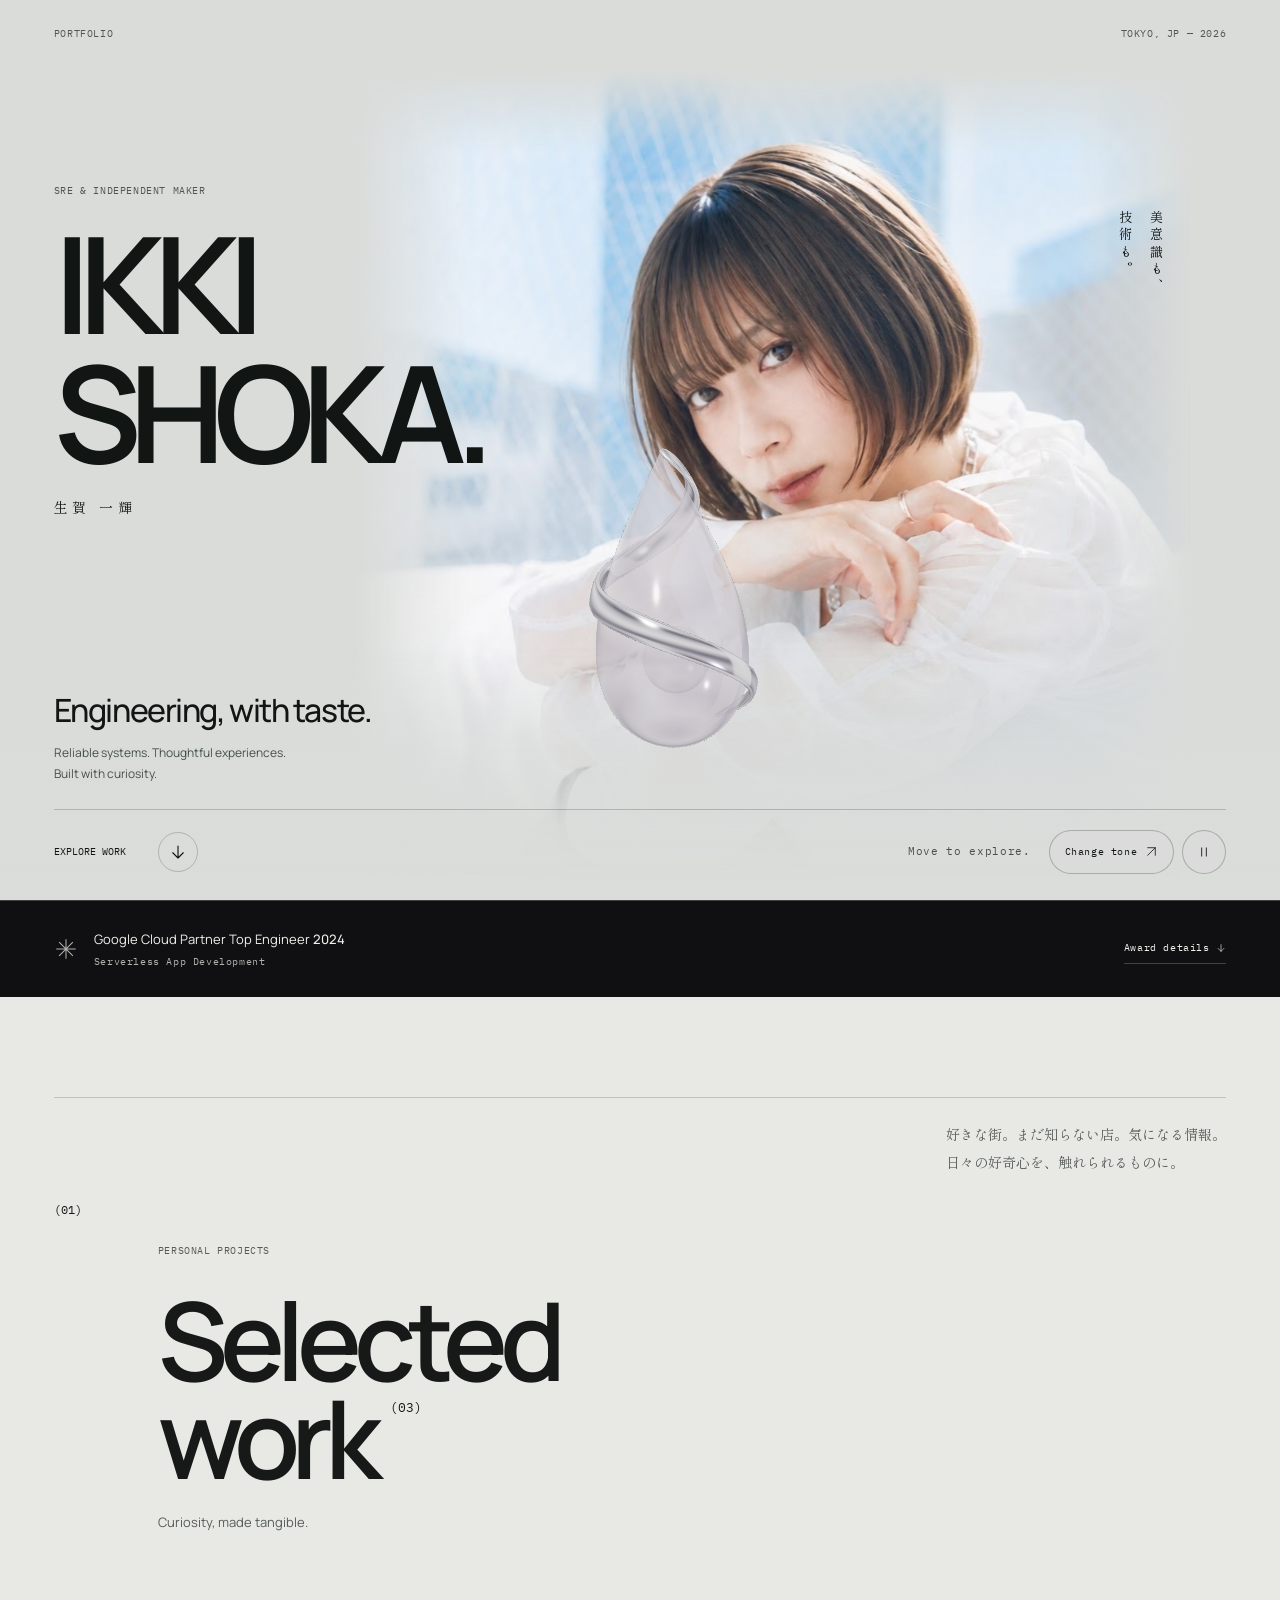
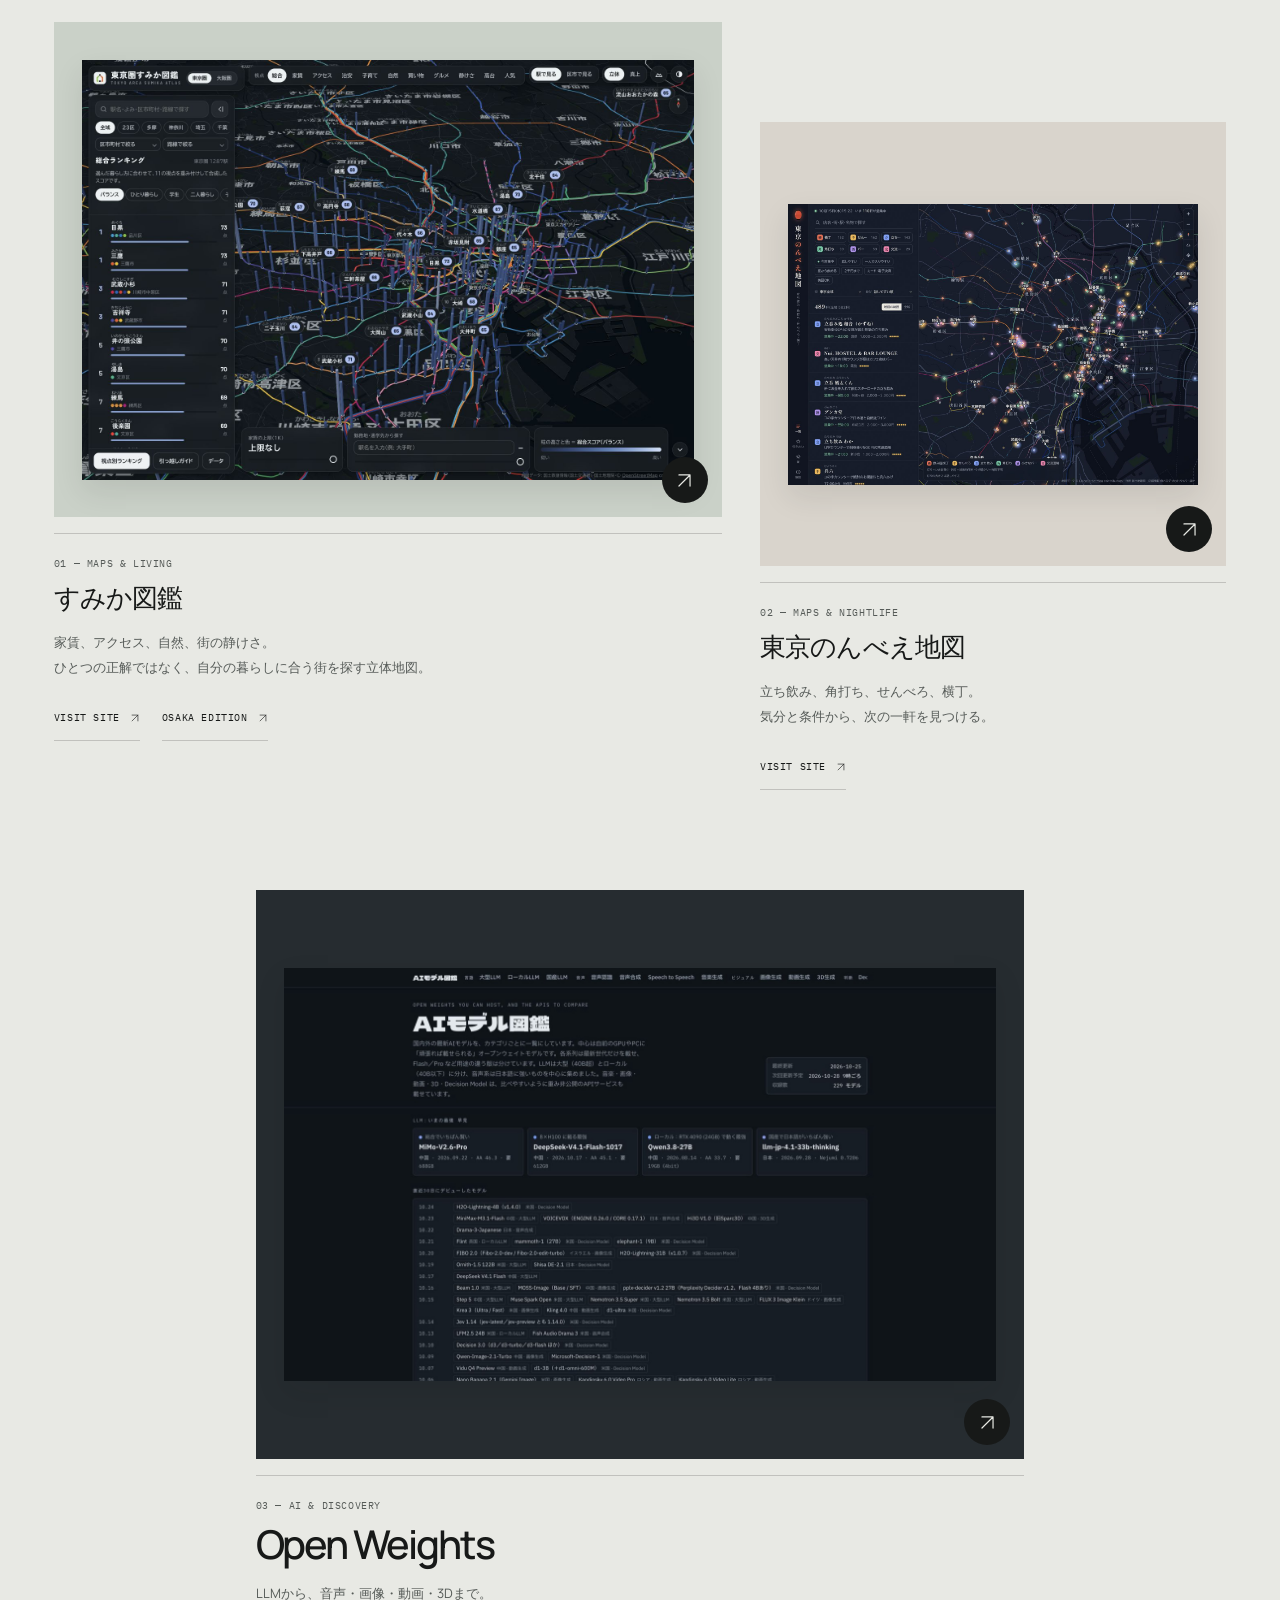
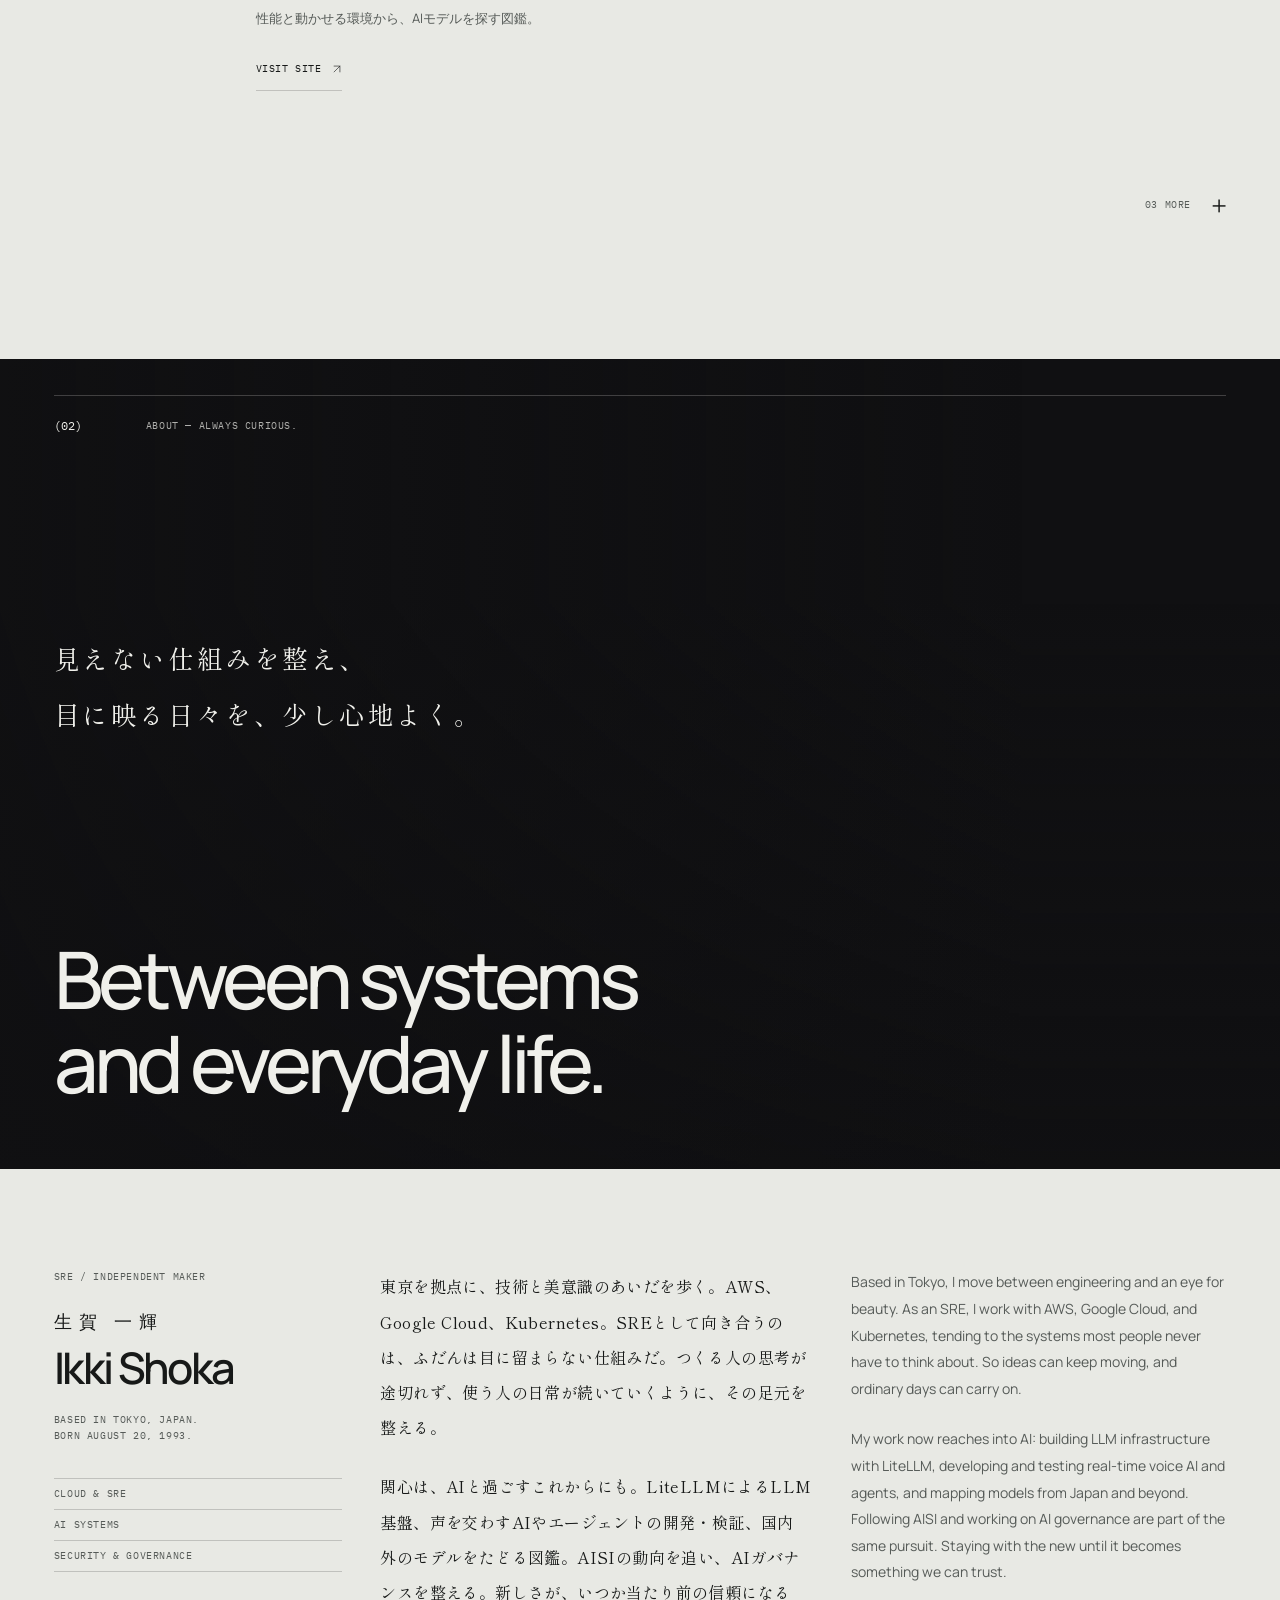
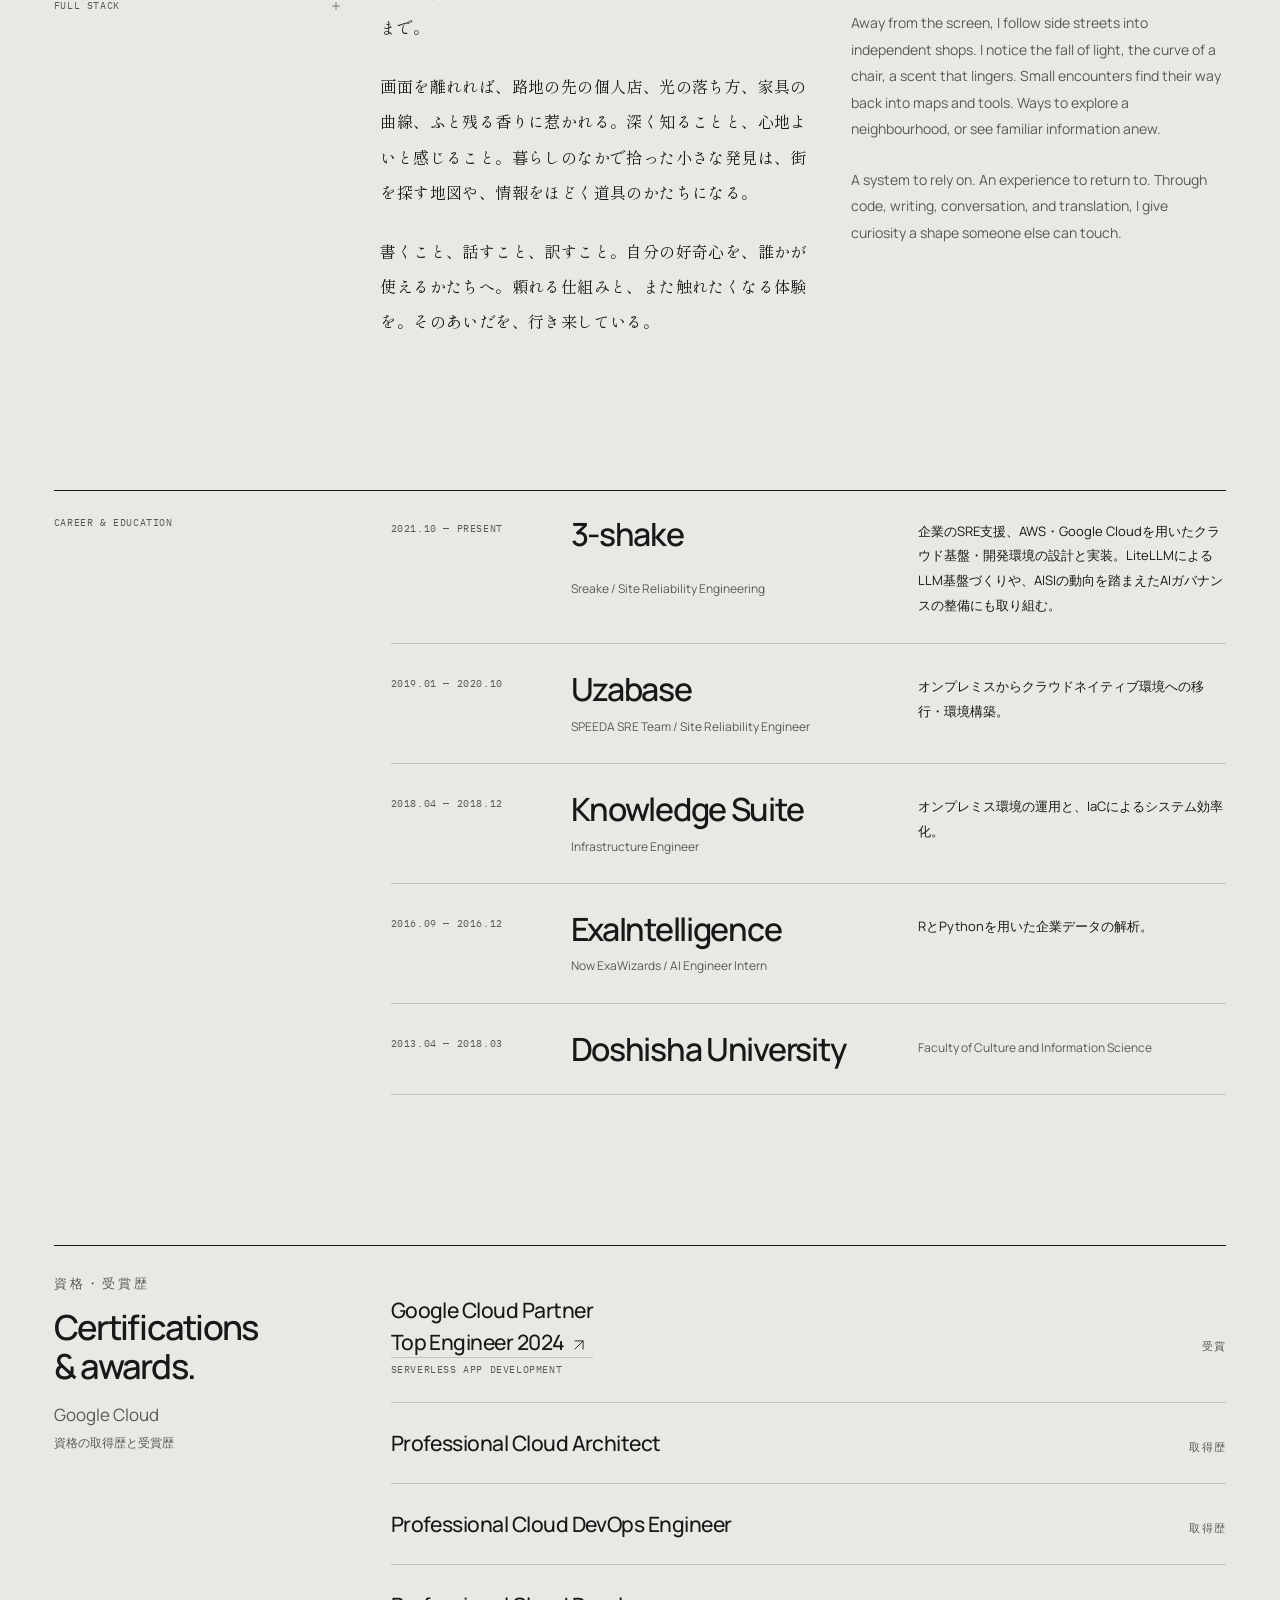
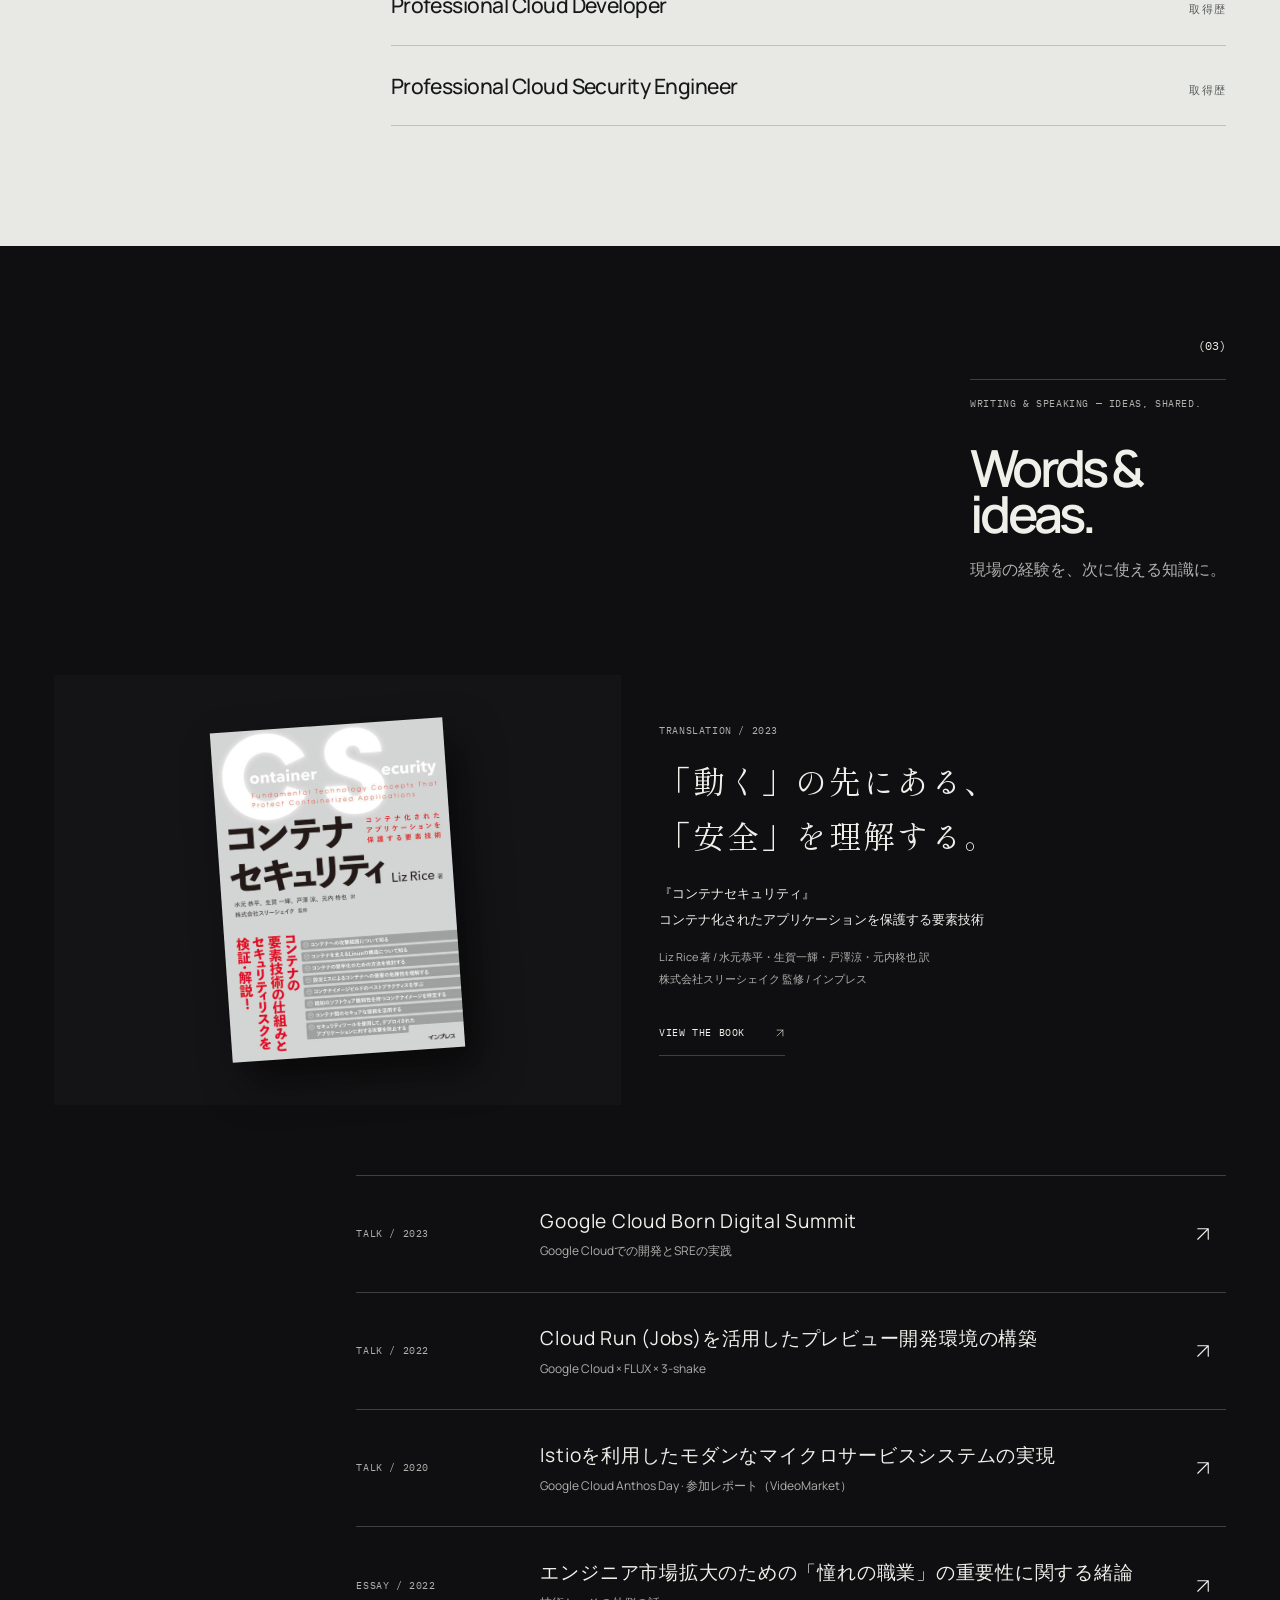
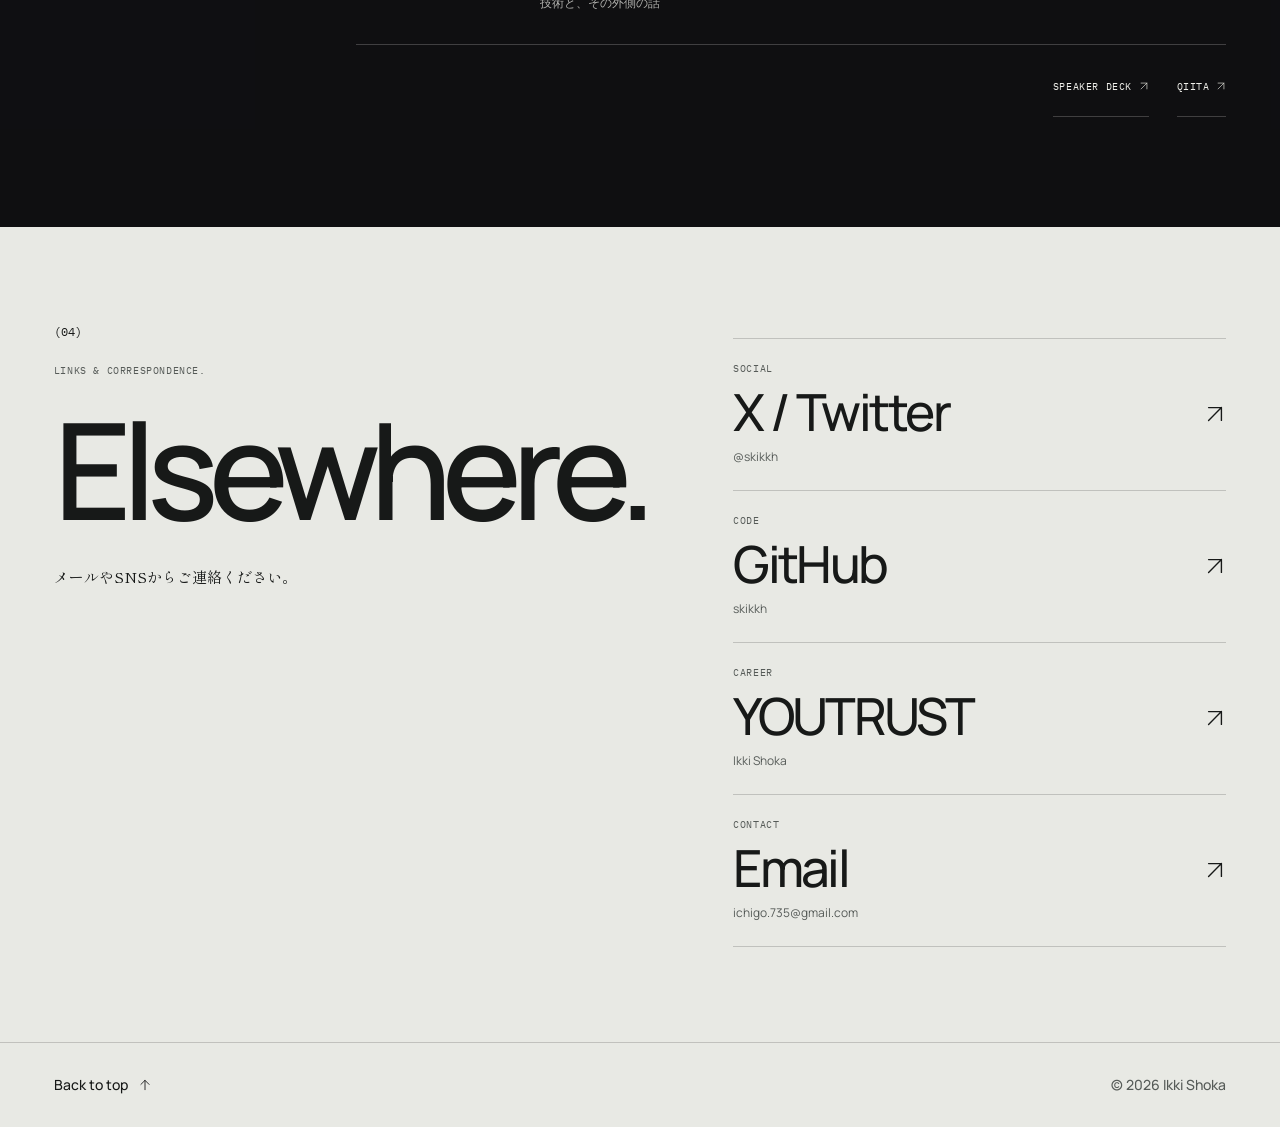
<file: index.html>
<!doctype html>
<html lang="ja">
<head>
<meta charset="UTF-8"><meta name="viewport" content="width=device-width, initial-scale=1">
<meta name="theme-color" content="#dadcda">
<title>生賀一輝 — Ikki Shoka | SRE・クラウド・個人開発</title>
<meta name="description" content="生賀一輝の個人サイト。SRE・AWS・Google Cloud・Kubernetesを軸に、クラウド・AI基盤と使い続けられる仕組みをつくる。経歴、個人開発、登壇、翻訳・執筆を紹介。">
<link rel="canonical" href="https://skikkh.github.io/">
<meta property="og:type" content="website"><meta property="og:locale" content="ja_JP"><meta property="og:title" content="生賀一輝 — Ikki Shoka"><meta property="og:description" content="美意識も、技術も。生賀一輝の仕事と個人開発。"><meta property="og:url" content="https://skikkh.github.io/">
<meta property="og:image" content="https://skikkh.github.io/assets/og-21060953f1.jpg">
<meta property="og:image:width" content="1200"><meta property="og:image:height" content="630"><meta property="og:image:type" content="image/jpeg">
<meta property="og:image:alt" content="Ikki Shokaのポートフォリオ。人物写真とシルバーの立体モチーフを配した共有カード。">
<meta name="twitter:card" content="summary_large_image"><meta name="twitter:image" content="https://skikkh.github.io/assets/og-21060953f1.jpg">
<meta name="twitter:image:alt" content="Ikki Shokaのポートフォリオ。人物写真とシルバーの立体モチーフを配した共有カード。">
<link rel="icon" type="image/svg+xml" href="/favicon.svg">
  <script type="module" crossorigin src="/assets/main-up9BJqTZ.js"></script>
  <link rel="modulepreload" crossorigin href="/assets/modulepreload-polyfill-P2Xu9kJm.js">
  <link rel="stylesheet" crossorigin href="/assets/main-CbAWaI54.css">
</head>
<body id="top">
<div class="sculpture" id="sculpture" aria-hidden="true">
<div id="back-art"></div>
</div>
<div class="scroll-progress" aria-hidden="true"></div>
<a class="skip" href="#main">本文へ移動</a>
<main id="main">
<section class="hero" aria-labelledby="hero-title">
<picture class="hero-portrait"><img src="/assets/portrait-photo-20261101.jpg" alt="白い服をまとい、腕に顔を寄せた人物のポートレート" width="1024" height="1024" fetchpriority="high"></picture>
<div class="hero-art" id="hero-art" aria-hidden="true"></div>
<div class="hero-meta label" lang="en"><span>Portfolio</span><span>Tokyo, JP — 2026</span></div>
<div class="hero-name">
<p class="hero-role label" lang="en">SRE &amp; independent maker</p>
<h1 id="hero-title" lang="en"><span>Ikki</span><span>Shoka<span class="name-dot">.</span></span></h1>
<p class="hero-jpname">生賀 一輝</p>
</div>
<p class="hero-verse">美意識も、<br>技術も。</p>
<div class="hero-copy"><p class="hero-statement" lang="en">Engineering, with taste.</p><p class="intro" lang="en">Reliable systems. Thoughtful experiences.<br>Built with curiosity.</p></div>
<div class="hero-foot">
<a class="round-link label" href="#work"><span lang="en">Explore work</span><span class="round-arrow" aria-hidden="true"><svg class="ui-icon icon-down" viewBox="0 0 24 24" fill="none" stroke="currentColor" stroke-width="1.5" stroke-linecap="round" stroke-linejoin="round" aria-hidden="true" focusable="false"><path d="M12 4v16M5 13l7 7 7-7"/></svg></span></a>
<div class="scene-controls" lang="en"><span class="scene-hint" id="scene-hint">Move to explore.</span><div><button id="material" type="button" aria-pressed="false" disabled><span data-material-label>Change tone</span> <span aria-hidden="true"><svg class="ui-icon icon-external" viewBox="0 0 24 24" fill="none" stroke="currentColor" stroke-width="1.5" stroke-linecap="round" stroke-linejoin="round" aria-hidden="true" focusable="false"><path d="M5 19 19 5M5 5h14v14"/></svg></span></button><button id="motion" type="button" aria-label="Pause animation" aria-pressed="false" disabled><svg class="ui-icon icon-pause" viewBox="0 0 24 24" fill="none" stroke="currentColor" stroke-width="1.5" stroke-linecap="round" stroke-linejoin="round" aria-hidden="true" focusable="false"><path d="M8 5v14M16 5v14"/></svg><svg class="ui-icon icon-play" viewBox="0 0 24 24" fill="none" stroke="currentColor" stroke-width="1.5" stroke-linecap="round" stroke-linejoin="round" aria-hidden="true" focusable="false"><path d="m8 5 11 7-11 7Z"/></svg></button></div></div>
</div>
</section>
<div class="credential hero-award"><svg class="credential-mark" viewBox="0 0 32 32" fill="none" stroke="currentColor" stroke-width="1.4" aria-hidden="true" focusable="false"><path d="M16 3v26M3 16h26M6.8 6.8l18.4 18.4M6.8 25.2 25.2 6.8"/></svg><span class="credential-copy" lang="en"><span>Google Cloud Partner Top Engineer <strong>2024</strong></span><small>Serverless App Development</small></span><a href="#certifications" aria-label="資格・受賞歴へ移動" lang="en">Award details <span aria-hidden="true"><svg class="ui-icon icon-down" viewBox="0 0 24 24" fill="none" stroke="currentColor" stroke-width="1.5" stroke-linecap="round" stroke-linejoin="round" aria-hidden="true" focusable="false"><path d="M12 4v16M5 13l7 7 7-7"/></svg></span></a></div>
<section class="work" id="work" aria-labelledby="work-title">
<header class="chapter section-heading">
<p class="chapter-no" lang="en" aria-hidden="true">01</p>
<div class="chapter-title"><p class="label" lang="en">Personal projects</p><h2 id="work-title" lang="en">Selected<br>work<span class="heading-count">(03)</span></h2><p class="chapter-en" lang="en">Curiosity, made tangible.</p></div>
<p class="chapter-jp">好きな街。まだ知らない店。気になる情報。<br>日々の好奇心を、触れられるものに。</p>
</header>
<div class="work-collection work-selected">
<article class="project project-main">
<a class="project-visual sumika" href="https://skikkh.github.io/tokyo-sumika/" target="_blank" rel="noopener noreferrer" aria-label="東京圏すみか図鑑を開く（新しいタブ）"><img src="/assets/sumika.jpg" alt="東京圏すみか図鑑の実画面。駅ごとの特徴を立体地図とランキングで表示" width="1506" height="1034" loading="lazy"><span class="visit-circle" aria-hidden="true"><svg class="ui-icon icon-external" viewBox="0 0 24 24" fill="none" stroke="currentColor" stroke-width="1.5" stroke-linecap="round" stroke-linejoin="round" aria-hidden="true" focusable="false"><path d="M5 19 19 5M5 5h14v14"/></svg></span></a>
<div class="project-info"><p class="project-number label" lang="en">01 — Maps &amp; living</p><h3>すみか図鑑</h3><p>家賃、アクセス、自然、街の静けさ。<br>ひとつの正解ではなく、自分の暮らしに合う街を探す立体地図。</p><div class="project-links label" lang="en"><a href="https://skikkh.github.io/tokyo-sumika/" target="_blank" rel="noopener noreferrer" aria-label="東京圏すみか図鑑を開く（新しいタブ）">Visit site <svg class="ui-icon icon-external" viewBox="0 0 24 24" fill="none" stroke="currentColor" stroke-width="1.5" stroke-linecap="round" stroke-linejoin="round" aria-hidden="true" focusable="false"><path d="M5 19 19 5M5 5h14v14"/></svg></a><a href="https://skikkh.github.io/tokyo-sumika/osaka/" target="_blank" rel="noopener noreferrer" aria-label="大阪圏すみか図鑑を開く（新しいタブ）">Osaka edition <svg class="ui-icon icon-external" viewBox="0 0 24 24" fill="none" stroke="currentColor" stroke-width="1.5" stroke-linecap="round" stroke-linejoin="round" aria-hidden="true" focusable="false"><path d="M5 19 19 5M5 5h14v14"/></svg></a></div></div>
</article>
<article class="project project-nonbei"><a class="project-visual nonbei" href="https://skikkh.github.io/nonbei/" target="_blank" rel="noopener noreferrer" aria-label="東京のんべえ地図を開く（新しいタブ）"><img src="/assets/nonbei.jpg" alt="東京のんべえ地図の実画面。立ち飲みや横丁を地図から探索" width="1506" height="1034" loading="lazy"><span class="visit-circle" aria-hidden="true"><svg class="ui-icon icon-external" viewBox="0 0 24 24" fill="none" stroke="currentColor" stroke-width="1.5" stroke-linecap="round" stroke-linejoin="round" aria-hidden="true" focusable="false"><path d="M5 19 19 5M5 5h14v14"/></svg></span></a><div class="project-info"><p class="project-number label" lang="en">02 — Maps &amp; nightlife</p><h3>東京のんべえ地図</h3><p>立ち飲み、角打ち、せんべろ、横丁。<br>気分と条件から、次の一軒を見つける。</p><div class="project-links label" lang="en"><a href="https://skikkh.github.io/nonbei/" target="_blank" rel="noopener noreferrer" aria-label="東京のんべえ地図を開く（新しいタブ）">Visit site <svg class="ui-icon icon-external" viewBox="0 0 24 24" fill="none" stroke="currentColor" stroke-width="1.5" stroke-linecap="round" stroke-linejoin="round" aria-hidden="true" focusable="false"><path d="M5 19 19 5M5 5h14v14"/></svg></a></div></div></article>
<article class="project project-open-weights" id="work-open-weights">
<a class="project-visual" href="https://skikkh.github.io/open-weights/" target="_blank" rel="noopener noreferrer" aria-label="Open Weightsを開く（新しいタブ）"><img src="/assets/open-weights.jpg" alt="AIモデル図鑑の実画面。用途別のモデルと動作環境を比較" width="1440" height="834" loading="lazy" decoding="async"><span class="visit-circle" aria-hidden="true"><svg class="ui-icon icon-external" viewBox="0 0 24 24" fill="none" stroke="currentColor" stroke-width="1.5" stroke-linecap="round" stroke-linejoin="round" aria-hidden="true" focusable="false"><path d="M5 19 19 5M5 5h14v14"/></svg></span></a>
<div class="project-info"><p class="project-number label" lang="en">03 — AI &amp; discovery</p><h3 lang="en">Open Weights</h3><p>LLMから、音声・画像・動画・3Dまで。<br>性能と動かせる環境から、AIモデルを探す図鑑。</p><div class="project-links label" lang="en"><a href="https://skikkh.github.io/open-weights/" target="_blank" rel="noopener noreferrer" aria-label="Open Weightsを開く（新しいタブ）">Visit site <svg class="ui-icon icon-external" viewBox="0 0 24 24" fill="none" stroke="currentColor" stroke-width="1.5" stroke-linecap="round" stroke-linejoin="round" aria-hidden="true" focusable="false"><path d="M5 19 19 5M5 5h14v14"/></svg></a></div></div>
</article>
</div>
<details class="work-more"><summary lang="en" aria-label="ほかの作品3件"><span class="label">03 more</span><span class="work-more-icon" aria-hidden="true">+</span></summary><div class="work-collection work-archive">
<article class="project project-security"><a class="project-visual security" href="https://skikkh.github.io/jp-security-announcement/" target="_blank" rel="noopener noreferrer" aria-label="情報漏えい対策ガイドを開く（新しいタブ）"><img src="/assets/security.jpg" alt="国内のセキュリティ公表情報を整理したサイトの実画面" width="1506" height="1034" loading="lazy"><span class="visit-circle" aria-hidden="true"><svg class="ui-icon icon-external" viewBox="0 0 24 24" fill="none" stroke="currentColor" stroke-width="1.5" stroke-linecap="round" stroke-linejoin="round" aria-hidden="true" focusable="false"><path d="M5 19 19 5M5 5h14v14"/></svg></span></a><div class="project-info"><p class="project-number label" lang="en">04 — Information &amp; security</p><h3>情報漏えい対策ガイド</h3><p>企業の公表情報をたどり、状況を整理する。<br>自分に関係する情報と、次の行動の手がかりを。</p><div class="project-links label" lang="en"><a href="https://skikkh.github.io/jp-security-announcement/" target="_blank" rel="noopener noreferrer" aria-label="情報漏えい対策ガイドを開く（新しいタブ）">Visit site <svg class="ui-icon icon-external" viewBox="0 0 24 24" fill="none" stroke="currentColor" stroke-width="1.5" stroke-linecap="round" stroke-linejoin="round" aria-hidden="true" focusable="false"><path d="M5 19 19 5M5 5h14v14"/></svg></a></div></div></article>
<article class="project project-profia" id="work-profia">
<a class="project-visual" href="https://profia.jp/" target="_blank" rel="noopener noreferrer" aria-label="Profiaを開く（新しいタブ）"><img src="/assets/profia.jpg" alt="Profiaの実画面。AIプロフィール写真の比較イメージとサービス紹介" width="1440" height="790" loading="lazy" decoding="async"><span class="visit-circle" aria-hidden="true"><svg class="ui-icon icon-external" viewBox="0 0 24 24" fill="none" stroke="currentColor" stroke-width="1.5" stroke-linecap="round" stroke-linejoin="round" aria-hidden="true" focusable="false"><path d="M5 19 19 5M5 5h14v14"/></svg></span></a>
<div class="project-info"><p class="project-number label" lang="en">05 — AI &amp; portraiture</p><h3 lang="en">Profia</h3><p>自撮りから、仕事のためのプロフィール写真へ。<br>用途に合わせた光と構図で、自分を伝える一枚を。</p><div class="project-links label" lang="en"><a href="https://profia.jp/" target="_blank" rel="noopener noreferrer" aria-label="Profiaを開く（新しいタブ）">Visit site <svg class="ui-icon icon-external" viewBox="0 0 24 24" fill="none" stroke="currentColor" stroke-width="1.5" stroke-linecap="round" stroke-linejoin="round" aria-hidden="true" focusable="false"><path d="M5 19 19 5M5 5h14v14"/></svg></a></div></div>
</article>
<article class="project project-kikkake" id="work-kikkake">
<a class="project-visual" href="https://kikkake.app/" target="_blank" rel="noopener noreferrer" aria-label="Kikkakeを開く（新しいタブ）"><img src="/assets/kikkake.jpg" alt="Kikkakeの実画面。自撮りと自然な他撮り風の写真サンプル" width="1440" height="790" loading="lazy" decoding="async"><span class="visit-circle" aria-hidden="true"><svg class="ui-icon icon-external" viewBox="0 0 24 24" fill="none" stroke="currentColor" stroke-width="1.5" stroke-linecap="round" stroke-linejoin="round" aria-hidden="true" focusable="false"><path d="M5 19 19 5M5 5h14v14"/></svg></span></a>
<div class="project-info"><p class="project-number label" lang="en">06 — AI &amp; connection</p><h3 lang="en">Kikkake</h3><p>マッチング・婚活のための、自然なプロフィール写真。<br>本人らしさを大切に、出会いのきっかけをつくる。</p><div class="project-links label" lang="en"><a href="https://kikkake.app/" target="_blank" rel="noopener noreferrer" aria-label="Kikkakeを開く（新しいタブ）">Visit site <svg class="ui-icon icon-external" viewBox="0 0 24 24" fill="none" stroke="currentColor" stroke-width="1.5" stroke-linecap="round" stroke-linejoin="round" aria-hidden="true" focusable="false"><path d="M5 19 19 5M5 5h14v14"/></svg></a></div></div>
</article>
</div></details>
</section>
<section class="about" id="about" aria-labelledby="about-title">
<header class="about-opening">
<div class="chapter-mark"><p class="chapter-no" lang="en" aria-hidden="true">02</p><p class="label" lang="en">About — Always curious.</p></div>
<h2 id="about-title" lang="en">Between systems<br>and everyday life.</h2>
<p class="about-lead">見えない仕組みを整え、<br>目に映る日々を、少し心地よく。</p>
</header>
<div class="about-sheet">
<div class="about-grid">
<div class="about-signature">
<p class="profile-eyebrow label" lang="en">SRE / Independent maker</p>
<div class="nameplate"><strong>生賀 一輝</strong><span lang="en">Ikki Shoka</span></div>
<p class="about-caption label" lang="en">Based in Tokyo, Japan.<br>Born <time datetime="1993-08-20">August 20, 1993</time>.</p>
<ul class="expertise label" lang="en"><li>Cloud &amp; SRE</li><li>AI Systems</li><li>Security &amp; Governance</li></ul>
<details class="stack-details" lang="en"><summary class="label">Full stack<svg class="ui-icon" viewBox="0 0 24 24" fill="none" stroke="currentColor" stroke-width="1.5" stroke-linecap="round" aria-hidden="true" focusable="false"><path d="M5 12h14"/><path class="stack-plus" d="M12 5v14"/></svg></summary><ul class="stack-list label"><li>SRE &amp; Platform Engineering</li><li>AWS / Google Cloud</li><li>Kubernetes &amp; Containers</li><li>Terraform / CI/CD / GitOps</li><li>Go / Python / TypeScript</li><li>AI Infrastructure</li><li>Realtime Voice AI</li><li>AI Agents &amp; Evaluation</li><li>AI Governance</li><li>Cloud &amp; Container Security</li></ul></details>
</div>
<div class="profile-jp" lang="ja"><p>東京を拠点に、技術と美意識のあいだを歩く。AWS、Google Cloud、Kubernetes。SREとして向き合うのは、ふだんは目に留まらない仕組みだ。つくる人の思考が途切れず、使う人の日常が続いていくように、その足元を整える。</p><p>関心は、AIと過ごすこれからにも。LiteLLMによるLLM基盤、声を交わすAIやエージェントの開発・検証、国内外のモデルをたどる図鑑。AISIの動向を追い、AIガバナンスを整える。新しさが、いつか当たり前の信頼になるまで。</p><p>画面を離れれば、路地の先の個人店、光の落ち方、家具の曲線、ふと残る香りに惹かれる。深く知ることと、心地よいと感じること。暮らしのなかで拾った小さな発見は、街を探す地図や、情報をほどく道具のかたちになる。</p><p>書くこと、話すこと、訳すこと。自分の好奇心を、誰かが使えるかたちへ。頼れる仕組みと、また触れたくなる体験を。そのあいだを、行き来している。</p></div>
<div class="profile-en" lang="en"><p>Based in Tokyo, I move between engineering and an eye for beauty. As an SRE, I work with AWS, Google Cloud, and Kubernetes, tending to the systems most people never have to think about. So ideas can keep moving, and ordinary days can carry on.</p><p>My work now reaches into AI: building LLM infrastructure with LiteLLM, developing and testing real-time voice AI and agents, and mapping models from Japan and beyond. Following AISI and working on AI governance are part of the same pursuit. Staying with the new until it becomes something we can trust.</p><p>Away from the screen, I follow side streets into independent shops. I notice the fall of light, the curve of a chair, a scent that lingers. Small encounters find their way back into maps and tools. Ways to explore a neighbourhood, or see familiar information anew.</p><p>A system to rely on. An experience to return to. Through code, writing, conversation, and translation, I give curiosity a shape someone else can touch.</p></div>
</div>
<div class="career"><p class="career-label label" lang="en">Career &amp; education</p><ol>
<li><span class="career-date label" lang="en">2021.10 — Present</span><div><h3 lang="en">3-shake</h3><p lang="en">Sreake / Site Reliability Engineering</p><span>企業のSRE支援、AWS・Google Cloudを用いたクラウド基盤・開発環境の設計と実装。LiteLLMによるLLM基盤づくりや、AISIの動向を踏まえたAIガバナンスの整備にも取り組む。</span></div></li>
<li><span class="career-date label" lang="en">2019.01 — 2020.10</span><div><h3 lang="en">Uzabase</h3><p lang="en">SPEEDA SRE Team / Site Reliability Engineer</p><span>オンプレミスからクラウドネイティブ環境への移行・環境構築。</span></div></li>
<li><span class="career-date label" lang="en">2018.04 — 2018.12</span><div><h3 lang="en">Knowledge Suite</h3><p lang="en">Infrastructure Engineer</p><span>オンプレミス環境の運用と、IaCによるシステム効率化。</span></div></li>
<li><span class="career-date label" lang="en">2016.09 — 2016.12</span><div><h3 lang="en">ExaIntelligence</h3><p lang="en">Now ExaWizards / AI Engineer Intern</p><span>RとPythonを用いた企業データの解析。</span></div></li>
<li><span class="career-date label" lang="en">2013.04 — 2018.03</span><div><h3 lang="en">Doshisha University</h3><p lang="en">Faculty of Culture and Information Science</p></div></li>
</ol></div>
<div class="certifications" id="certifications" aria-labelledby="certifications-title">
<div class="certifications-intro"><p class="certifications-label">資格・受賞歴</p><h3 id="certifications-title" lang="en">Certifications<br>&amp; awards.</h3><p><span lang="en">Google Cloud</span><br>資格の取得歴と受賞歴</p></div>
<ul class="certification-list">
<li class="certification-award"><div><h4 lang="en"><a href="https://prtimes.jp/main/html/rd/p/000000134.000024873.html" target="_blank" rel="noopener noreferrer" aria-label="Google Cloud Partner Top Engineer 2024の受賞発表をPR TIMESで開く（新しいタブ）">Google Cloud Partner<br>Top Engineer 2024 <svg class="ui-icon icon-external" viewBox="0 0 24 24" fill="none" stroke="currentColor" stroke-width="1.5" stroke-linecap="round" stroke-linejoin="round" aria-hidden="true" focusable="false"><path d="M5 19 19 5M5 5h14v14"/></svg></a></h4><p lang="en">Serverless App Development</p></div><span>受賞</span></li>
<li><h4 lang="en">Professional Cloud Architect</h4><span>取得歴</span></li>
<li><h4 lang="en">Professional Cloud DevOps Engineer</h4><span>取得歴</span></li>
<li><h4 lang="en">Professional Cloud Developer</h4><span>取得歴</span></li>
<li><h4 lang="en">Professional Cloud Security Engineer</h4><span>取得歴</span></li>
</ul>
</div>
</div>
</section>
<section class="notes" id="notes" aria-labelledby="notes-title">
<header class="chapter section-heading">
<p class="chapter-no" lang="en" aria-hidden="true">03</p>
<div class="chapter-title"><p class="label" lang="en">Writing &amp; speaking — Ideas, shared.</p><h2 id="notes-title" lang="en">Words &amp;<br>ideas.</h2><p class="chapter-jp">現場の経験を、次に使える知識に。</p></div>
</header>
<a class="publication" href="https://book.impress.co.jp/books/1122101051" target="_blank" rel="noopener noreferrer"><div class="book-art"><img class="real-book" src="/assets/container-security.jpg" alt="翻訳書籍『コンテナセキュリティ』の表紙" width="520" height="738" loading="lazy"></div><div class="publication-copy"><p class="project-number label" lang="en">Translation / 2023</p><h3>「動く」の先にある、<br>「安全」を理解する。</h3><p>『コンテナセキュリティ』<br>コンテナ化されたアプリケーションを保護する要素技術</p><p class="publication-note">Liz Rice 著 / 水元恭平・生賀一輝・戸澤涼・元内柊也 訳<br>株式会社スリーシェイク 監修 / インプレス</p><span class="text-link label" lang="en">View the book <span aria-hidden="true"><svg class="ui-icon icon-external" viewBox="0 0 24 24" fill="none" stroke="currentColor" stroke-width="1.5" stroke-linecap="round" stroke-linejoin="round" aria-hidden="true" focusable="false"><path d="M5 19 19 5M5 5h14v14"/></svg></span></span></div></a>
<div class="writing-list">
<a href="https://lp.cloudplatformonline.com/rs/808-GJW-314/images/Session6_Google%20CloudBornDigitalSummit2023.pdf" target="_blank" rel="noopener noreferrer"><span class="writing-kind label" lang="en">Talk / 2023</span><div><h3>Google Cloud Born Digital Summit</h3><p>Google Cloudでの開発とSREの実践</p></div><span aria-hidden="true"><svg class="ui-icon icon-external" viewBox="0 0 24 24" fill="none" stroke="currentColor" stroke-width="1.5" stroke-linecap="round" stroke-linejoin="round" aria-hidden="true" focusable="false"><path d="M5 19 19 5M5 5h14v14"/></svg></span></a>
<a href="https://speakerdeck.com/ichigism/cloud-run-jobs-wohuo-yong-sita-marutipurunapurebiyukai-fa-huan-jing-nogou-zhu" target="_blank" rel="noopener noreferrer"><span class="writing-kind label" lang="en">Talk / 2022</span><div><h3>Cloud Run (Jobs)を活用した<br class="mobile-break">プレビュー開発環境の構築</h3><p>Google Cloud × FLUX × 3-shake</p></div><span aria-hidden="true"><svg class="ui-icon icon-external" viewBox="0 0 24 24" fill="none" stroke="currentColor" stroke-width="1.5" stroke-linecap="round" stroke-linejoin="round" aria-hidden="true" focusable="false"><path d="M5 19 19 5M5 5h14v14"/></svg></span></a>
<a href="https://creators.videomarket.co.jp/entry/2020/02/13/153724" target="_blank" rel="noopener noreferrer" aria-label="2020年の登壇に関する参加レポートを読む（VideoMarket・新しいタブ）"><span class="writing-kind label" lang="en">Talk / 2020</span><div><h3>Istioを利用したモダンな<br class="mobile-break">マイクロサービスシステムの実現</h3><p>Google Cloud Anthos Day · 参加レポート（VideoMarket）</p></div><span aria-hidden="true"><svg class="ui-icon icon-external" viewBox="0 0 24 24" fill="none" stroke="currentColor" stroke-width="1.5" stroke-linecap="round" stroke-linejoin="round" aria-hidden="true" focusable="false"><path d="M5 19 19 5M5 5h14v14"/></svg></span></a>
<a href="https://qiita.com/skikkh/items/21c270c7ff7a942dc5f7" target="_blank" rel="noopener noreferrer"><span class="writing-kind label" lang="en">Essay / 2022</span><div><h3>エンジニア市場拡大のための<br class="mobile-break">「憧れの職業」の重要性に関する緒論</h3><p>技術と、その外側の話</p></div><span aria-hidden="true"><svg class="ui-icon icon-external" viewBox="0 0 24 24" fill="none" stroke="currentColor" stroke-width="1.5" stroke-linecap="round" stroke-linejoin="round" aria-hidden="true" focusable="false"><path d="M5 19 19 5M5 5h14v14"/></svg></span></a>
</div>
<div class="more-writing label" lang="en"><a href="https://speakerdeck.com/ichigism" target="_blank" rel="noopener noreferrer">Speaker Deck <svg class="ui-icon icon-external" viewBox="0 0 24 24" fill="none" stroke="currentColor" stroke-width="1.5" stroke-linecap="round" stroke-linejoin="round" aria-hidden="true" focusable="false"><path d="M5 19 19 5M5 5h14v14"/></svg></a><a href="https://qiita.com/skikkh" target="_blank" rel="noopener noreferrer">Qiita <svg class="ui-icon icon-external" viewBox="0 0 24 24" fill="none" stroke="currentColor" stroke-width="1.5" stroke-linecap="round" stroke-linejoin="round" aria-hidden="true" focusable="false"><path d="M5 19 19 5M5 5h14v14"/></svg></a></div>
</section>
<section class="contact" id="contact" aria-labelledby="contact-title">
<div class="contact-layout"><div class="contact-intro"><p class="chapter-no" lang="en" aria-hidden="true">04</p><p class="label" lang="en">Links &amp; correspondence.</p><h2 id="contact-title" lang="en">Elsewhere.</h2><p>メールやSNSからご連絡ください。</p></div>
<div class="social-links">
<a class="social-link social-x" href="https://x.com/skikkh" target="_blank" rel="noopener noreferrer" aria-label="@skikkhのXプロフィールを開く（新しいタブ）"><span class="social-platform label" lang="en">Social</span><span class="social-name" lang="en">X / Twitter</span><span class="social-description" lang="en">@skikkh</span><span class="social-arrow" aria-hidden="true"><svg class="ui-icon icon-external" viewBox="0 0 24 24" fill="none" stroke="currentColor" stroke-width="1.5" stroke-linecap="round" stroke-linejoin="round" aria-hidden="true" focusable="false"><path d="M5 19 19 5M5 5h14v14"/></svg></span></a>
<a class="social-link" href="https://github.com/skikkh" target="_blank" rel="noopener noreferrer" aria-label="skikkhのGitHubプロフィールを開く（新しいタブ）"><span class="social-platform label" lang="en">Code</span><span class="social-name" lang="en">GitHub</span><span class="social-description" lang="en">skikkh</span><span class="social-arrow" aria-hidden="true"><svg class="ui-icon icon-external" viewBox="0 0 24 24" fill="none" stroke="currentColor" stroke-width="1.5" stroke-linecap="round" stroke-linejoin="round" aria-hidden="true" focusable="false"><path d="M5 19 19 5M5 5h14v14"/></svg></span></a>
<a class="social-link" href="https://youtrust.jp/users/ikkishoka" target="_blank" rel="noopener noreferrer" aria-label="Ikki ShokaのYOUTRUSTプロフィールを開く（新しいタブ）"><span class="social-platform label" lang="en">Career</span><span class="social-name" lang="en">YOUTRUST</span><span class="social-description" lang="en">Ikki Shoka</span><span class="social-arrow" aria-hidden="true"><svg class="ui-icon icon-external" viewBox="0 0 24 24" fill="none" stroke="currentColor" stroke-width="1.5" stroke-linecap="round" stroke-linejoin="round" aria-hidden="true" focusable="false"><path d="M5 19 19 5M5 5h14v14"/></svg></span></a>
<a class="social-link" href="mailto:ichigo.735@gmail.com" aria-label="生賀一輝にメールを送る"><span class="social-platform label" lang="en">Contact</span><span class="social-name" lang="en">Email</span><span class="social-description" lang="en">ichigo.735@gmail.com</span><span class="social-arrow" aria-hidden="true"><svg class="ui-icon icon-external" viewBox="0 0 24 24" fill="none" stroke="currentColor" stroke-width="1.5" stroke-linecap="round" stroke-linejoin="round" aria-hidden="true" focusable="false"><path d="M5 19 19 5M5 5h14v14"/></svg></span></a>
</div></div>
</section>
</main>
<footer><a class="footer-name" href="#top" lang="en">Back to top<span aria-hidden="true"> <svg class="ui-icon icon-up" viewBox="0 0 24 24" fill="none" stroke="currentColor" stroke-width="1.5" stroke-linecap="round" stroke-linejoin="round" aria-hidden="true" focusable="false"><path d="M12 20V4M5 11l7-7 7 7"/></svg></span></a><div class="label" lang="en"><span>© 2026 Ikki Shoka</span></div></footer>
</body></html>
</file>
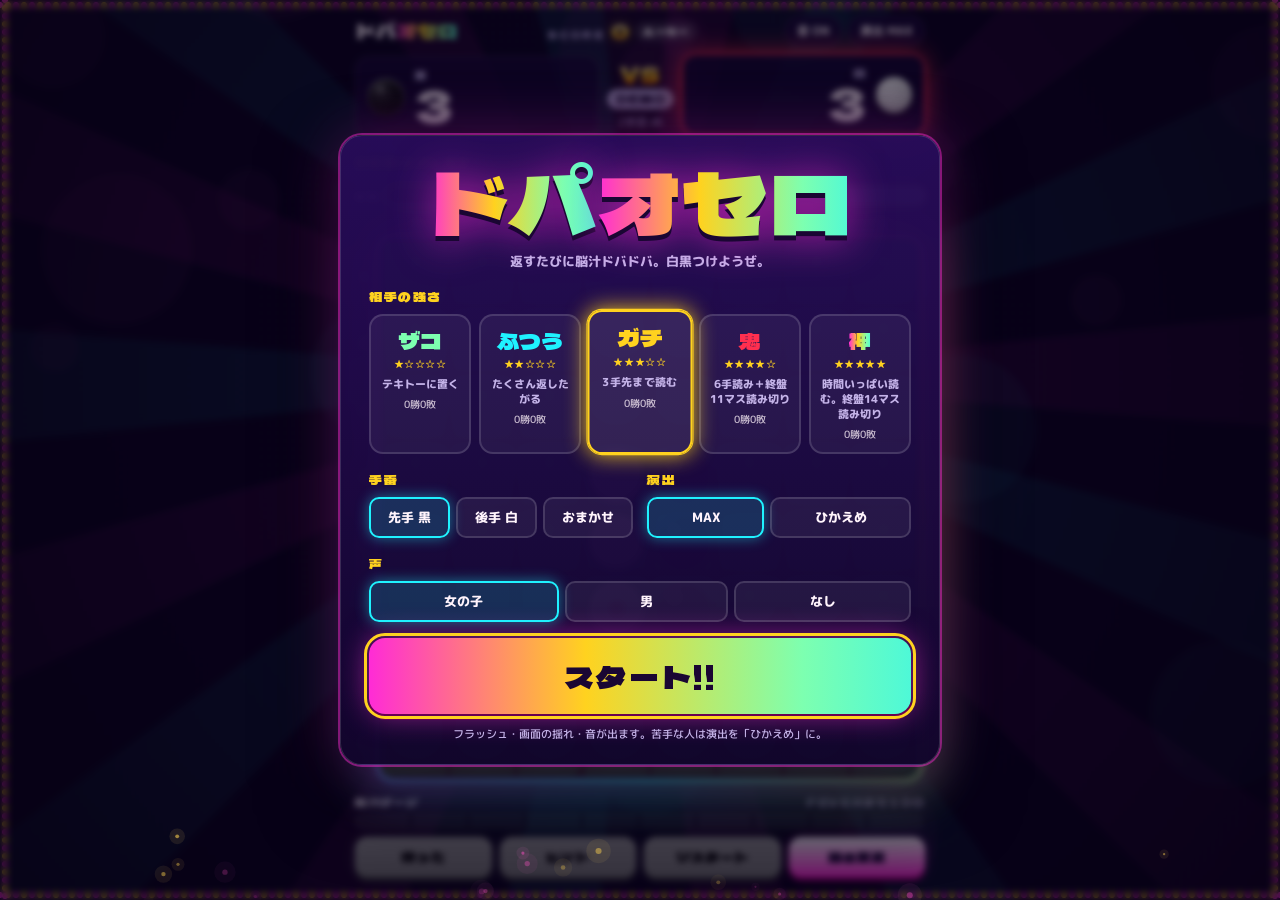
<file: dopa-osero/index.html>
<!doctype html>
<html lang="ja">
<meta charset="utf-8">
<meta name="viewport" content="width=device-width, initial-scale=1, viewport-fit=cover">
<title>ドパオセロ</title>
<meta name="claude:viewport-fit-sides" content="cover">
<meta name="description" content="返すたびに脳汁ドバドバ。隕石・稲妻・ハンコ・弾幕・スロットが炸裂する、演出盛りすぎオセロ。CPUはザコから神まで5段階。ブラウザで無料。">
<meta name="theme-color" content="#0b0320">
<meta property="og:type" content="website">
<meta property="og:site_name" content="ドパオセロ">
<meta property="og:title" content="ドパオセロ">
<meta property="og:description" content="返すたびに脳汁ドバドバ。演出盛りすぎオセロ。CPUはザコから神まで5段階、ブラウザで無料。">
<meta property="og:url" content="https://skikkh.github.io/dopa-osero/">
<meta property="og:image" content="https://skikkh.github.io/dopa-osero/og.png">
<meta property="og:image:width" content="1200">
<meta property="og:image:height" content="630">
<meta name="twitter:card" content="summary_large_image">
<meta name="twitter:site" content="@skikkh">
<link rel="icon" href="data:image/svg+xml,%3Csvg xmlns='http://www.w3.org/2000/svg' viewBox='0 0 64 64'%3E%3Crect width='64' height='64' rx='14' fill='%2316a052'/%3E%3Ccircle cx='32' cy='32' r='22' fill='%23f2f2f2'/%3E%3Cpath d='M32 10a22 22 0 0 0 0 44z' fill='%230d0d0d'/%3E%3C/svg%3E">
<link rel="preconnect" href="https://fonts.googleapis.com">
<link rel="preconnect" href="https://fonts.gstatic.com" crossorigin>
<link rel="stylesheet" href="https://fonts.googleapis.com/css2?family=Dela+Gothic+One&family=M+PLUS+Rounded+1c:wght@500;800&display=swap">
<style>
@property --ang{syntax:"<angle>";inherits:false;initial-value:0deg}
/* Layout: one arcade-cabinet column (logo bar, HUD, status, board, tension gauge, buttons); ray canvas behind, particle canvas + cut-ins in front */
:root{
  color-scheme:dark;
  --bg:#0b0320;
  --panel:rgba(24,8,56,.84);
  --panel-solid:#170838;
  --ink:#fff4fc;
  --ink-dim:#c4b3e8;
  --ink-dark:#1a0633;
  --paper:#ffffff;
  --pink:#ff2bd6;
  --cyan:#1ff2ff;
  --gold:#ffd21f;
  --red:#ff2f4f;
  --violet:#8b5cff;
  --mint:#7dffb0;
  --line:rgba(255,255,255,.14);
  --red-soft:#ff8296;
  --felt:#16a052;
  --felt-deep:#0a6b33;
  --felt-line:#032b13;
  --disc-b:#0d0d0d;
  --disc-w:#f2f2f2;
  --hl-you:var(--gold);
  --hl-cpu:var(--red);
  --you-c:var(--disc-b);
  --cpu-c:var(--disc-w);
  --hint-bg:rgba(0,0,0,.6);
  --hint-fg:var(--paper);
  --rainbow:linear-gradient(90deg,#ff2bd6,#ffd21f,#7dffb0,#1ff2ff,#8b5cff,#ff2bd6);
  --f-display:"Dela Gothic One","Hiragino Kaku Gothic StdN","Yu Gothic",system-ui,sans-serif;
  --f-body:"M PLUS Rounded 1c","Hiragino Maru Gothic ProN","Yu Gothic",system-ui,sans-serif;
  --flip:440ms;
  --bw:min(100%,600px,max(300px,calc(100vh - 330px)));
}
[data-fx="lite"]{--flip:300ms}
html,body{height:100%}
[hidden]{display:none!important}
body{margin:0;background:var(--bg);color:var(--ink);font-family:var(--f-body);font-weight:500;font-size:14px;overflow-x:hidden;-webkit-tap-highlight-color:transparent}
button{font:inherit;color:inherit}
#bg{position:fixed;inset:0;width:100%;height:100%;z-index:0;display:block}
#fx{position:fixed;inset:0;width:100%;height:100%;z-index:47;pointer-events:none;display:block}

#stage{position:relative;z-index:1;min-height:100%;box-sizing:border-box;display:flex;flex-direction:column;align-items:center;justify-content:center;gap:9px;padding-block:10px 18px;padding-left:max(16px,env(safe-area-inset-left,0px));padding-right:max(16px,env(safe-area-inset-right,0px));transition:filter 1s}
body.lost #stage{filter:grayscale(.75) brightness(.75)}

/* top bar */
.topbar{width:var(--bw);display:flex;align-items:center;justify-content:space-between;gap:10px}
.logo{font-family:var(--f-display);font-size:20px;letter-spacing:.04em;line-height:1;white-space:nowrap}
.logo b{font-weight:400;background:var(--rainbow);background-size:200% 100%;-webkit-background-clip:text;background-clip:text;color:transparent;animation:rbshift 3s linear infinite}
.tbtns{display:flex;gap:6px}
.tbtn{appearance:none;border:1px solid var(--line);background:var(--panel);border-radius:999px;padding:6px 11px;font-size:12px;font-weight:800;cursor:pointer;white-space:nowrap}
.tbtn:hover{border-color:var(--cyan)}
.tbtn:focus-visible,.btn:focus-visible,.go:focus-visible,.x:focus-visible{outline:3px solid var(--gold);outline-offset:2px}

/* HUD */
.hud{width:var(--bw);display:grid;grid-template-columns:1fr auto 1fr;gap:8px;align-items:stretch}
.pcard{--c:var(--hl-you);position:relative;display:grid;grid-template-columns:auto 1fr;grid-template-rows:auto auto;align-items:center;column-gap:10px;padding:9px 12px;border-radius:14px;background:var(--panel);border:1px solid var(--line);transition:box-shadow .3s,transform .3s,border-color .3s;min-width:0}
.pcard.cpu{--c:var(--hl-cpu);grid-template-columns:1fr auto;text-align:right}
.pcard .chip{grid-row:1 / span 2;width:clamp(26px,7vw,36px);aspect-ratio:1;border-radius:50%}
.pcard.cpu .chip{grid-column:2}
.pcard .who{font-family:var(--f-display);font-size:12px;letter-spacing:.1em;color:var(--ink-dim);white-space:nowrap;overflow:hidden;text-overflow:ellipsis}
.pcard .num{font-family:var(--f-display);font-size:clamp(28px,8vw,44px);line-height:1;font-variant-numeric:tabular-nums;display:inline-block}
.pcard.cpu .who,.pcard.cpu .num{grid-column:1}
.pcard.active{border-color:var(--c);box-shadow:0 0 0 1px var(--c),0 0 26px var(--c);transform:translateY(-2px);animation:act 1.4s ease-in-out infinite}
@keyframes act{50%{box-shadow:0 0 0 1px var(--c),0 0 40px var(--c)}}
.num.bump{animation:bump .28s cubic-bezier(.2,2,.4,1)}
@keyframes bump{0%{transform:scale(1.5);color:var(--gold)}100%{transform:none}}
.vs{display:grid;justify-items:center;align-content:center;gap:5px;min-width:64px}
.vs b{font-family:var(--f-display);font-weight:400;font-size:22px;line-height:1;background:linear-gradient(180deg,#fff,var(--gold) 60%,#ff7a00);-webkit-background-clip:text;background-clip:text;color:transparent;filter:drop-shadow(0 2px 0 #5a1800)}
.lvb{font-family:var(--f-display);font-size:12px;line-height:1;padding:4px 9px;border-radius:999px;color:var(--ink-dark);background:var(--ink-dim);white-space:nowrap}
.lvb.lv1{background:var(--mint)}.lvb.lv2{background:var(--cyan)}.lvb.lv3{background:var(--gold)}.lvb.lv4{background:var(--red);color:var(--paper)}
.lvb.lv5{background:var(--rainbow);background-size:200% 100%;animation:rbshift 2s linear infinite}
.mc{font-size:11px;color:var(--ink-dim);white-space:nowrap;font-variant-numeric:tabular-nums}

/* status + speech */
.statusrow{width:var(--bw);display:flex;align-items:center;justify-content:space-between;gap:10px;min-height:32px}
.status{margin:0;font-family:var(--f-display);font-size:15px;line-height:1.2;white-space:nowrap}
.status.you{color:var(--hl-you);text-shadow:0 0 12px var(--hl-you)}
.status.think{color:var(--red-soft)}
.status.think::after{content:"";display:inline-block;width:1.4em;text-align:left;animation:dots 1s steps(4) infinite}
@keyframes dots{0%{content:""}25%{content:"."}50%{content:".."}75%{content:"..."}}
.status.demo{color:var(--gold);animation:blink 1.6s ease-in-out infinite}
@keyframes blink{50%{opacity:.45}}
.bubble{position:relative;margin:0;background:var(--paper);color:var(--ink-dark);font-weight:800;font-size:13px;line-height:1.3;padding:6px 12px;border-radius:14px;opacity:0;transform:scale(.6) translateY(4px);transform-origin:90% 0;transition:opacity .18s,transform .25s cubic-bezier(.2,1.8,.4,1);min-width:0;max-width:62%;text-align:center}
.bubble::before{content:"";position:absolute;top:-7px;right:24px;border:7px solid transparent;border-top:0;border-bottom-color:var(--paper)}
.bubble.show{opacity:1;transform:none}

/* advantage meter */
.meter{width:var(--bw);display:grid;grid-template-columns:auto 1fr;gap:8px;align-items:center}
.meter .ml{font-family:var(--f-display);font-size:11px;color:var(--ink-dim);letter-spacing:.1em}
.meter .bar{position:relative;height:18px;border-radius:999px;background:var(--cpu-c);overflow:hidden;box-shadow:0 0 0 2px var(--gold),0 0 14px rgba(255,210,31,.45)}
.meter .fill{position:absolute;inset:0 auto 0 0;width:50%;background:var(--you-c);transition:width .7s cubic-bezier(.3,1.5,.5,1);box-shadow:3px 0 0 var(--gold),6px 0 14px var(--gold)}
.meter .mtxt{position:absolute;inset:0;display:grid;place-items:center;font-family:var(--f-display);font-size:11px;color:var(--gold);letter-spacing:.06em;text-shadow:0 0 2px #000,0 0 2px #000,0 1px 0 #000;white-space:nowrap}

/* board */
.board-wrap{width:var(--bw);display:grid;grid-template-columns:16px minmax(0,1fr);grid-template-rows:16px auto;gap:3px}
.cols{grid-column:2;display:grid;grid-template-columns:repeat(8,1fr);padding-inline:9px;font-family:var(--f-display);font-size:11px;color:var(--ink-dim);text-align:center;line-height:16px}
.rows{grid-row:2;display:grid;grid-template-rows:repeat(8,1fr);padding-block:9px;font-family:var(--f-display);font-size:11px;color:var(--ink-dim);align-items:center;text-align:center}
.frame{grid-column:2;grid-row:2;padding:7px;border-radius:20px;background:conic-gradient(from var(--ang),var(--pink),var(--gold),var(--cyan),var(--violet),var(--pink));animation:spin 5s linear infinite;box-shadow:0 0 36px rgba(255,43,214,.35),0 0 80px rgba(31,242,255,.18)}
.fever .frame{animation-duration:1.1s;box-shadow:0 0 50px rgba(255,210,31,.6),0 0 110px rgba(255,43,214,.45)}
[data-fx="lite"] .frame{animation:none}
@keyframes spin{to{--ang:360deg}}
.frame.punch{animation:spin 5s linear infinite,punch .32s cubic-bezier(.2,2,.4,1)}
@keyframes punch{0%{transform:scale(1.035)}100%{transform:none}}
.board{position:relative;display:grid;grid-template-columns:repeat(8,1fr);grid-template-rows:repeat(8,1fr);gap:2px;padding:2px;aspect-ratio:1;border-radius:13px;background:var(--felt-line);box-shadow:inset 0 0 30px rgba(0,0,0,.5)}
.dot{position:absolute;width:8px;height:8px;border-radius:50%;background:var(--felt-line);transform:translate(-50%,-50%);pointer-events:none;z-index:1}
.dot.a{left:calc((100% - 18px) / 4 + 5px);top:calc((100% - 18px) / 4 + 5px)}
.dot.b{left:calc((100% - 18px) * .75 + 13px);top:calc((100% - 18px) / 4 + 5px)}
.dot.c{left:calc((100% - 18px) / 4 + 5px);top:calc((100% - 18px) * .75 + 13px)}
.dot.d{left:calc((100% - 18px) * .75 + 13px);top:calc((100% - 18px) * .75 + 13px)}
.cell{position:relative;display:block;width:100%;height:100%;min-width:0;appearance:none;-webkit-appearance:none;border:0;margin:0;padding:0;background:radial-gradient(circle at 50% 30%,var(--felt),var(--felt-deep) 88%);border-radius:3px;cursor:default;outline:none}
.cell.rip{animation:rip .42s cubic-bezier(.3,1.6,.5,1) var(--d,0ms) both}
@keyframes rip{0%{transform:none}35%{transform:translateY(calc(var(--ra,6px) * -1)) scale(1.05)}100%{transform:none}}
.cell:nth-child(1){border-top-left-radius:11px}.cell:nth-child(8){border-top-right-radius:11px}.cell:nth-child(57){border-bottom-left-radius:11px}.cell:nth-child(64){border-bottom-right-radius:11px}
.cell.legal{cursor:pointer}
.cell:focus-visible{box-shadow:inset 0 0 0 3px var(--gold);z-index:4}
.lift{position:absolute;inset:8%;perspective:420px;z-index:2}
.disc{position:absolute;inset:0;transform-style:preserve-3d;transition:transform var(--flip) cubic-bezier(.45,-.35,.35,1.45)}
.disc[data-c="e"]{opacity:0}
.disc.instant{transition:none}
.face{position:absolute;inset:0;border-radius:50%;-webkit-backface-visibility:hidden;backface-visibility:hidden}
.face.fw{transform:rotateY(180deg)}
.fb{background:radial-gradient(circle at 34% 28%,#9a9a9a 0 3%,#3c3c3c 10%,#161616 36%,#050505 76%,#000 100%);box-shadow:0 3px 6px rgba(0,0,0,.55),0 0 0 1.5px rgba(255,255,255,.22),inset 0 2px 2px rgba(255,255,255,.3),inset 0 -3px 6px rgba(255,255,255,.06)}
.fw{background:radial-gradient(circle at 34% 28%,#fff 0 12%,#f1f1f1 36%,#d4d4d4 76%,#b4b4b4 100%);box-shadow:0 3px 6px rgba(0,0,0,.5),inset 0 2px 2px #fff,inset 0 -3px 6px rgba(0,0,0,.18)}
.lift::before{content:"";position:absolute;inset:-24%;border-radius:50%;background:radial-gradient(circle,rgba(255,244,180,.95),rgba(255,210,31,.55) 40%,transparent 70%);opacity:0;pointer-events:none}
.lift.drop{animation:drop .5s cubic-bezier(.2,1.5,.4,1)}
.lift.drop::before{animation:glow .6s ease-out}
.lift.pop{animation:pop var(--flip) ease-out}
.lift.pop::before{animation:glow var(--flip) ease-out}
.lift.pop2{animation:pop2 calc(var(--flip) + 280ms) cubic-bezier(.3,1.3,.5,1)}
.lift.pop2::before{animation:glow calc(var(--flip) + 280ms) ease-out}
@keyframes drop{0%{transform:translateY(-60%) scale(2.6);opacity:0}55%{transform:scale(.84);opacity:1}100%{transform:none}}
@keyframes pop{0%{transform:none}45%{transform:scale(1.35)}100%{transform:none}}
@keyframes pop2{0%{transform:none}40%{transform:translateY(-30%) scale(1.8)}100%{transform:none}}
@keyframes glow{0%{opacity:0}25%{opacity:1}100%{opacity:0}}
.cell.wf .lift{animation:wf .38s ease-in-out infinite alternate}
.cell.wf .lift::before{opacity:.6}
@keyframes wf{to{transform:translateY(-7%) scale(1.08)}}
.hint{position:absolute;inset:33%;border-radius:50%;display:grid;place-items:center;font-family:var(--f-display);font-size:clamp(9px,2.3vw,14px);line-height:1;color:var(--hint-fg);background:var(--hint-bg);box-shadow:0 0 0 2px var(--gold),0 0 14px var(--gold);opacity:0;transform:scale(.2);transition:opacity .2s,transform .2s,inset .15s,font-size .15s;pointer-events:none;z-index:3}
.cell.legal .hint{opacity:.92;transform:none;animation:hp 1.1s ease-in-out infinite}
.cell.legal .hint[data-t="2"]{background:var(--gold);color:var(--ink-dark);box-shadow:0 0 0 2px var(--paper),0 0 18px var(--gold)}
.cell.legal .hint[data-t="3"]{color:var(--ink-dark);box-shadow:0 0 0 2px var(--paper),0 0 22px var(--pink);background:var(--rainbow);background-size:200% 100%;animation:hp 1.1s ease-in-out infinite,rbshift 1.2s linear infinite}
.fever .cell.legal .hint{color:var(--ink-dark);background:var(--rainbow);background-size:200% 100%;animation:hp .7s ease-in-out infinite,rbshift .8s linear infinite}
.cell.legal:hover .hint,.cell.legal:focus-visible .hint{inset:12%;opacity:.62;font-size:clamp(13px,3.6vw,22px)}
[data-fx="lite"] .cell.legal .hint{animation:none}
@keyframes hp{50%{transform:scale(1.18)}}
.cell.last::after{content:"";position:absolute;inset:40%;border-radius:50%;background:var(--red);box-shadow:0 0 10px var(--red),0 0 0 2px rgba(0,0,0,.35);z-index:3;pointer-events:none}
.cell.best .hint{background:var(--gold);box-shadow:0 0 24px var(--gold)}
.cell.best::before{content:"ココ!";position:absolute;left:50%;bottom:86%;transform:translateX(-50%);font-family:var(--f-display);font-size:clamp(10px,2.6vw,14px);line-height:1;color:var(--ink-dark);background:var(--gold);padding:4px 7px;border-radius:7px;white-space:nowrap;z-index:6;pointer-events:none;animation:bob .5s ease-in-out infinite alternate}
@keyframes bob{to{transform:translate(-50%,-5px)}}
.cell.nope{animation:nope .3s}
@keyframes nope{25%{transform:translateX(-4px)}75%{transform:translateX(4px)}}

/* tension gauge */
.gauge{width:var(--bw);display:grid;gap:4px}
.glbl{display:flex;justify-content:space-between;gap:10px;font-family:var(--f-display);font-size:12px;letter-spacing:.06em}
.glbl #gVal{color:var(--ink-dim);font-variant-numeric:tabular-nums}
.track{position:relative;height:14px;border-radius:999px;background:rgba(255,255,255,.08);overflow:hidden;box-shadow:inset 0 0 0 1px var(--line)}
.track::after{content:"";position:absolute;inset:0;background:repeating-linear-gradient(90deg,transparent 0 calc(10% - 2px),rgba(11,3,32,.7) calc(10% - 2px) 10%)}
.gfill{height:100%;width:0;background:linear-gradient(90deg,var(--cyan),var(--pink),var(--gold));box-shadow:0 0 16px var(--pink);transition:width .5s cubic-bezier(.3,1.4,.5,1)}
.fever .gfill{background:var(--rainbow);background-size:200% 100%;animation:rbshift .7s linear infinite}
.fever .glbl #gName{background:var(--rainbow);background-size:200% 100%;-webkit-background-clip:text;background-clip:text;color:transparent;animation:rbshift .7s linear infinite}

/* controls */
.controls{width:var(--bw);display:grid;grid-template-columns:repeat(4,1fr);gap:8px}
.btn{appearance:none;border:0;border-radius:12px;padding:10px 6px;font-family:var(--f-display);font-size:14px;letter-spacing:.04em;cursor:pointer;color:var(--ink-dark);background:linear-gradient(180deg,#fff,var(--cyan));box-shadow:0 4px 0 #0a6f8f,0 0 14px rgba(31,242,255,.35);transition:transform .08s,box-shadow .08s,filter .2s;white-space:nowrap}
.btn.alt{background:linear-gradient(180deg,#fff,var(--pink));box-shadow:0 4px 0 #8a0068,0 0 14px rgba(255,43,214,.35)}
.btn:active{transform:translateY(3px);box-shadow:0 1px 0 #0a6f8f}
.btn.alt:active{box-shadow:0 1px 0 #8a0068}
.btn:disabled{filter:grayscale(1) brightness(.6);cursor:not-allowed}

/* floating text */
.ft,.fc{position:fixed;z-index:48;pointer-events:none;transform:translate(-50%,-50%);font-family:var(--f-display);white-space:nowrap;color:var(--paper)}
.ft{font-size:clamp(20px,5vw,34px);text-shadow:0 0 12px var(--hl-you),0 3px 0 rgba(0,0,0,.55);animation:ftup 1.1s cubic-bezier(.2,.9,.3,1) forwards}
.ft.small{font-size:clamp(14px,3.6vw,20px)}
.ft.gold{color:var(--gold);text-shadow:0 0 14px var(--gold),0 3px 0 #5a2a00}
.ft.cpu{text-shadow:0 0 12px var(--hl-cpu),0 3px 0 rgba(0,0,0,.55)}
@keyframes ftup{0%{transform:translate(-50%,-20%) scale(.3);opacity:0}18%{transform:translate(-50%,-60%) scale(1.25);opacity:1}100%{transform:translate(-50%,-190%) scale(1);opacity:0}}
.fc{font-size:clamp(22px,6vw,40px);text-shadow:0 0 14px var(--hl-you),0 3px 0 rgba(0,0,0,.6)}
.fc.bump{animation:fcb .18s ease-out}
.fc.hot{color:var(--gold);text-shadow:0 0 18px var(--gold),0 3px 0 #5a2a00}
.fc.rb{background:var(--rainbow);background-size:200% 100%;-webkit-background-clip:text;background-clip:text;color:transparent;text-shadow:none;filter:drop-shadow(0 3px 0 rgba(0,0,0,.6)) drop-shadow(0 0 10px rgba(255,210,31,.7));animation:rbshift 1s linear infinite}
.fc.rb.bump{animation:fcb .18s ease-out,rbshift 1s linear infinite}
.fc.gone{animation:ftup .75s ease-out forwards}
@keyframes fcb{0%{transform:translate(-50%,-50%) scale(1.7)}100%{transform:translate(-50%,-50%) scale(1)}}

/* flash, speed lines, cut-ins */
#flash{position:fixed;inset:0;z-index:43;pointer-events:none;opacity:0;background:var(--paper)}
#flash.run{animation:flash .5s ease-out}
@keyframes flash{0%{opacity:var(--fa,.5)}100%{opacity:0}}
#lines{position:fixed;inset:-25%;z-index:44;pointer-events:none;opacity:0;background:repeating-conic-gradient(from 0deg at 50% 50%,rgba(255,255,255,0) 0deg 2.4deg,rgba(255,255,255,.5) 2.8deg 3.2deg,rgba(255,255,255,0) 3.6deg 7deg);-webkit-mask:radial-gradient(circle at 50% 50%,transparent 20%,#000 60%);mask:radial-gradient(circle at 50% 50%,transparent 20%,#000 60%)}
#lines.on{animation:lines 1s ease-out}
@keyframes lines{0%{opacity:0;transform:scale(1.3)}12%{opacity:1}100%{opacity:0;transform:scale(1) rotate(5deg)}}
#cutin{position:fixed;inset:0;z-index:45;pointer-events:none;display:grid;place-items:center;overflow:hidden}
.ci{--b1:#ff2f4f;--b2:#b00020;--b3:var(--gold);position:relative;width:100%;display:grid;justify-items:center;padding-block:clamp(10px,2.6vh,24px);transform:rotate(-4deg)}
.ci .band{position:absolute;inset:0 -10%;background:repeating-linear-gradient(-45deg,var(--b1) 0 22px,var(--b2) 22px 44px);background-size:62px 62px;box-shadow:0 0 0 4px var(--b3),0 0 60px var(--b3);animation:bandin .22s ease-out,slide .5s linear infinite}
@keyframes bandin{from{transform:scaleY(0)}}
@keyframes slide{to{background-position:62px 0}}
.ci .txt{position:relative;font-family:var(--f-display);font-size:clamp(42px,12.5vw,118px);line-height:1.08;letter-spacing:.02em;padding-inline:16px;text-align:center;background:linear-gradient(180deg,#fff 0%,#fff6a8 32%,var(--gold) 55%,#ff7a00 100%);-webkit-background-clip:text;background-clip:text;color:transparent;filter:drop-shadow(0 0 1px #3a0010) drop-shadow(0 5px 0 #3a0010) drop-shadow(0 0 18px rgba(255,210,31,.75));animation:slam .42s cubic-bezier(.2,1.7,.4,1)}
.ci .sub{position:relative;font-family:var(--f-display);font-size:clamp(14px,3.6vw,24px);letter-spacing:.1em;color:var(--paper);text-shadow:0 2px 0 rgba(0,0,0,.65),0 0 12px rgba(0,0,0,.5);padding-inline:16px;text-align:center;animation:subin .5s ease-out}
@keyframes slam{0%{transform:scale(3.2) rotate(-8deg);opacity:0}60%{opacity:1}100%{transform:none}}
@keyframes subin{0%{transform:translateX(40%);opacity:0}100%{transform:none;opacity:1}}
.ci.out{animation:ciout .36s ease-in forwards}
@keyframes ciout{to{transform:rotate(-4deg) translateX(-120%) skewX(-25deg);opacity:0}}
.ci-gold{--b1:#ffcc00;--b2:#ff9500;--b3:#fff6a8}
.ci-gold .txt{background-image:linear-gradient(180deg,#fff,#fff 30%,#ffe9a0 55%,#ffb300);filter:drop-shadow(0 0 1px #5a2a00) drop-shadow(0 5px 0 #5a2a00) drop-shadow(0 0 18px rgba(255,255,255,.7))}
.ci-rainbow .band,.ci-fever .band{background:repeating-linear-gradient(-45deg,#ff2bd6 0 22px,#ffd21f 22px 44px,#1ff2ff 44px 66px,#8b5cff 66px 88px);background-size:124px 124px;box-shadow:0 0 0 4px var(--paper),0 0 70px var(--pink);animation:bandin .22s ease-out,slide2 .45s linear infinite}
@keyframes slide2{to{background-position:124px 0}}
.ci-rainbow .txt,.ci-fever .txt{background:var(--rainbow);background-size:200% 100%;-webkit-background-clip:text;background-clip:text;filter:drop-shadow(0 0 1px #1a0633) drop-shadow(0 5px 0 #1a0633) drop-shadow(0 0 3px #fff) drop-shadow(0 0 22px rgba(255,255,255,.6));animation:slam .42s cubic-bezier(.2,1.7,.4,1),rbshift .9s linear infinite}
.ci-danger{--b1:#1a0008;--b2:#ff2f4f;--b3:#ff2f4f}
.ci-danger .txt{background-image:linear-gradient(180deg,#fff,#ffd0d6 40%,#ff2f4f);filter:drop-shadow(0 0 1px #000) drop-shadow(0 5px 0 #000) drop-shadow(0 0 18px rgba(255,47,79,.9))}
.ci-pass{--b1:#20103f;--b2:#2d1a55;--b3:var(--ink-dim)}
.ci-pass .txt,.ci-lose .txt{background-image:linear-gradient(180deg,#fff,#cbb9ec);filter:drop-shadow(0 0 1px #000) drop-shadow(0 4px 0 #000)}
.ci-lose{--b1:#1b1b25;--b2:#2a2a36;--b3:#6c6c80}
.ci-lose .txt{animation:slam .42s cubic-bezier(.2,1.7,.4,1),glitch .5s steps(2) infinite}
@keyframes glitch{0%{transform:translate(0)}25%{transform:translate(-3px,1px)}50%{transform:translate(3px,-1px)}75%{transform:translate(-1px,2px)}}
[data-fx="lite"] .ci .band{animation:bandin .22s ease-out}
.ci-mini{--b1:#ff2bd6;--b2:#a0007e;--b3:var(--gold);padding-block:clamp(6px,1.6vh,14px)}
.ci-mini .txt{font-size:clamp(32px,9vw,76px)}

/* invert flash, colour split, charge darkness, giant counter, edge LEDs */
#inv{position:fixed;inset:0;z-index:46;pointer-events:none;opacity:0;-webkit-backdrop-filter:invert(1);backdrop-filter:invert(1)}
#inv.run{animation:inv .16s steps(1)}
@keyframes inv{0%,100%{opacity:1}}
#stage.rgb{animation:rgb .32s steps(4)}
@keyframes rgb{0%{filter:drop-shadow(7px 0 0 rgba(255,0,60,.75)) drop-shadow(-7px 0 0 rgba(0,240,255,.75))}50%{filter:drop-shadow(-5px 2px 0 rgba(255,0,60,.7)) drop-shadow(5px -2px 0 rgba(0,240,255,.7))}100%{filter:none}}
#charge{position:fixed;inset:0;z-index:42;pointer-events:none;opacity:0;transition:opacity .18s;background:radial-gradient(circle at var(--cx,50%) var(--cy,50%),transparent 0 46px,rgba(0,0,0,.88) 170px);display:grid;place-items:start center;padding-top:9vh}
#charge span{font-family:var(--f-display);font-size:clamp(54px,15vw,130px);line-height:1;color:var(--red);text-shadow:0 0 30px var(--red),0 6px 0 #000;opacity:0}
.charge #charge{opacity:1}
.charge #charge span{opacity:1;animation:chg .19s ease-in-out infinite alternate}
@keyframes chg{from{transform:scale(.92) rotate(-4deg)}to{transform:scale(1.14) rotate(4deg)}}
.charge .frame{transform:scale(1.05);transition:transform .7s ease-in}
#bigc{position:fixed;inset:0;z-index:44;pointer-events:none;display:grid;place-items:center;font-family:var(--f-display);font-size:min(62vw,62vh);line-height:1;color:transparent;-webkit-text-stroke:3px rgba(255,210,31,.9);opacity:0;transition:opacity .3s;font-variant-numeric:tabular-nums}
#bigc.on{opacity:.42}
#bigc.bump{animation:bigb .2s ease-out}
#bigc.rb{-webkit-text-stroke-color:var(--paper);text-shadow:0 0 50px rgba(255,43,214,.9)}
@keyframes bigb{from{transform:scale(1.3)}to{transform:none}}
#leds{position:fixed;inset:0;z-index:2;pointer-events:none;--la:var(--gold);--lb:var(--pink);--ls:1.6s}
#leds i{position:absolute;opacity:calc(.4 + var(--beat,0) * .6)}
#leds .t,#leds .b{left:0;right:0;height:10px;background:radial-gradient(circle at 8px 5px,var(--la) 0 2.6px,transparent 3.4px) 0 0/16px 10px repeat-x,radial-gradient(circle at 8px 5px,var(--lb) 0 2.6px,transparent 3.4px) 8px 0/16px 10px repeat-x;animation:ledx var(--ls) linear infinite}
#leds .l,#leds .r{top:0;bottom:0;width:10px;background:radial-gradient(circle at 5px 8px,var(--la) 0 2.6px,transparent 3.4px) 0 0/10px 16px repeat-y,radial-gradient(circle at 5px 8px,var(--lb) 0 2.6px,transparent 3.4px) 0 8px/10px 16px repeat-y;animation:ledy var(--ls) linear infinite}
#leds .t{top:0}#leds .b{bottom:0;animation-direction:reverse}#leds .l{left:0;animation-direction:reverse}#leds .r{right:0}
@keyframes ledx{to{background-position:16px 0,24px 0}}
@keyframes ledy{to{background-position:0 16px,0 24px}}
#leds.hot{--la:var(--paper);--lb:var(--gold);--ls:.28s}
#leds.hot i,#leds.danger i,#leds.rainbow i{opacity:1}
#leds.danger{--la:var(--red);--lb:#3a0010;--ls:.2s}
#leds.rainbow{--la:var(--gold);--lb:var(--cyan);--ls:.35s}
#leds.rainbow i{animation-name:ledx,hue;animation-duration:var(--ls),1s;animation-timing-function:linear;animation-iteration-count:infinite}
#leds.rainbow .l,#leds.rainbow .r{animation-name:ledy,hue}
@keyframes hue{to{filter:hue-rotate(360deg)}}
[data-fx="lite"] #leds i{animation:none;opacity:.35}

/* score, beat glow, board shine, warp ring, hanko seals, camera zoom */
.score{display:flex;align-items:baseline;gap:6px;min-width:0;font-family:var(--f-display);white-space:nowrap}
.score .lbl{font-size:10px;letter-spacing:.14em;color:var(--ink-dim)}
.rank{align-self:center;font-size:11px;line-height:1;padding:4px 8px;border-radius:999px;background:rgba(255,255,255,.14);color:var(--ink);letter-spacing:.04em}
.rank.r1{background:#b8742e}.rank.r2{background:#c3ccd8;color:var(--ink-dark)}.rank.r3{background:var(--gold);color:var(--ink-dark)}
.rank.r4{background:#e8f8ff;color:var(--ink-dark)}.rank.r5{background:var(--cyan);color:var(--ink-dark)}.rank.r6{background:var(--violet)}
.rank.r7{background:var(--red)}.rank.r8{background:var(--rainbow);background-size:200% 100%;color:var(--ink-dark);animation:rbshift 1s linear infinite}

/* slot, chance cells, CRITICAL slash, rank-up toast */
#slot{position:absolute;left:50%;top:50%;z-index:8;transform:translate(-50%,-50%);pointer-events:none}
#slot .sl{--sl:var(--cyan);display:grid;gap:7px;justify-items:center;padding:10px 12px 12px;border-radius:18px;background:linear-gradient(180deg,#2a0b5e,#12042e);border:3px solid var(--sl);box-shadow:0 0 0 3px #000,0 0 34px var(--sl),0 20px 50px rgba(0,0,0,.7)}
#slot .sl.in{animation:slin .3s cubic-bezier(.2,1.6,.4,1)}
@keyframes slin{from{transform:scale(.3);opacity:0}}
#slot .sl-top{font-family:var(--f-display);font-size:12px;letter-spacing:.24em;color:var(--gold)}
#slot .reels{display:flex;gap:6px}
#slot .reel{position:relative;width:clamp(54px,12vw,72px);height:clamp(54px,12vw,72px);overflow:hidden;border-radius:10px;background:linear-gradient(180deg,#cfcfd6,#fff 30%,#fff 70%,#cfcfd6);box-shadow:inset 0 0 0 2px #000,inset 0 9px 10px rgba(0,0,0,.35),inset 0 -9px 10px rgba(0,0,0,.35)}
#slot .strip{position:absolute;left:0;right:0;top:0;will-change:transform}
#slot .sym{height:var(--ch,60px);display:grid;place-items:center;font-family:var(--f-display);font-size:calc(var(--ch,60px) * .62);line-height:1}
#slot .s0{color:var(--red);text-shadow:0 2px 0 #600}
#slot .s1{background:var(--rainbow);-webkit-background-clip:text;background-clip:text;color:transparent;filter:drop-shadow(0 2px 0 #1a0633)}
#slot .s2{color:#c27a00;text-shadow:0 2px 0 #5a2a00}
#slot .s3{color:#ff9500;text-shadow:0 2px 0 #6a3000}
#slot .s4{color:#0a78b8;text-shadow:0 2px 0 #032a45}
#slot .s5{color:#d4009e;text-shadow:0 2px 0 #4b003c}
#slot .sl-msg{min-height:1.15em;font-family:var(--f-display);font-size:16px;line-height:1.15;color:var(--paper);white-space:nowrap}
#slot[data-c="blue"] .sl{--sl:#3b82ff}#slot[data-c="green"] .sl{--sl:#3dff7a}#slot[data-c="red"] .sl{--sl:var(--red)}
#slot[data-c="rainbow"] .sl{--sl:var(--paper);animation:hue .6s linear infinite}
#slot.reach .sl-msg{color:var(--sl);animation:blink .3s steps(2) infinite}
#slot.reach .sl{transform-origin:center;animation:slreach .35s ease-in-out infinite alternate}
#slot.reach[data-c="rainbow"] .sl{animation:slreach .35s ease-in-out infinite alternate,hue .6s linear infinite}
@keyframes slreach{to{transform:scale(1.08)}}
#slot.hit .sl{--sl:var(--gold);animation:slreach .12s ease-in-out infinite alternate,hue .5s linear infinite}
#slot.hit .sl-msg{color:var(--gold)}
.cell.lucky{animation:lucky .9s linear infinite}
@keyframes lucky{0%,100%{box-shadow:inset 0 0 0 3px var(--gold),inset 0 0 18px var(--gold)}33%{box-shadow:inset 0 0 0 3px var(--pink),inset 0 0 18px var(--pink)}66%{box-shadow:inset 0 0 0 3px var(--cyan),inset 0 0 18px var(--cyan)}}
.cell.lucky::after{content:"×5";position:absolute;top:4%;right:7%;font-family:var(--f-display);font-size:clamp(9px,2vw,13px);line-height:1;color:var(--gold);text-shadow:0 0 3px #000,0 0 8px var(--gold);z-index:4;pointer-events:none}
.ft.crit{font-size:clamp(22px,6vw,40px);color:var(--paper);text-shadow:0 0 12px var(--red),0 0 30px var(--red),0 3px 0 #000}
.slash{position:fixed;width:150vmax;height:10px;margin:-5px 0 0 -75vmax;z-index:46;pointer-events:none;background:linear-gradient(90deg,transparent,#fff 20%,#fff 80%,transparent);box-shadow:0 0 24px #fff,0 0 50px var(--red);transform:rotate(var(--a)) scaleX(0);animation:slash .55s cubic-bezier(.2,.9,.3,1) forwards}
@keyframes slash{0%{transform:rotate(var(--a)) scaleX(0);opacity:1}30%{transform:rotate(var(--a)) scaleX(1);opacity:1}100%{transform:rotate(var(--a)) scaleX(1) scaleY(.15);opacity:0}}
#toast{position:fixed;left:50%;top:calc(env(safe-area-inset-top,0px) + 56px);z-index:49;pointer-events:none;transform:translate(-50%,-160%);opacity:0;font-family:var(--f-display);font-size:clamp(18px,5vw,28px);line-height:1;padding:9px 18px;border-radius:999px;color:var(--ink-dark);background:var(--rainbow);background-size:200% 100%;box-shadow:0 0 0 3px var(--paper),0 0 40px var(--gold);white-space:nowrap}
#toast.run{animation:toast 1.9s cubic-bezier(.2,1.5,.4,1),rbshift .8s linear infinite}
@keyframes toast{0%{transform:translate(-50%,-160%);opacity:0}14%{transform:translate(-50%,0);opacity:1}82%{transform:translate(-50%,0);opacity:1}100%{transform:translate(-50%,-160%);opacity:0}}
/* danmaku, disco floor, board stunts, PREMIUM blackout, RUSH */
.dm{position:fixed;left:100%;z-index:47;pointer-events:none;white-space:nowrap;font-family:var(--f-display);font-size:clamp(16px,3.4vw,28px);line-height:1;text-shadow:0 0 2px #000,0 0 2px #000,0 2px 0 #000;opacity:.92;animation:dm var(--dur,4s) linear forwards}
.dm.big{font-size:clamp(26px,6vw,52px)}
/* Dela Gothic One は「ﾟ」「∀」が豆腐なので、その文字だけ端末の標準ゴシックで描く */
.dm .sym{font-family:"Hiragino Kaku Gothic ProN","Hiragino Sans","Yu Gothic","Meiryo","Noto Sans CJK JP","Noto Sans JP",sans-serif;font-weight:900}
@keyframes dm{to{transform:translateX(calc(-100vw - 100%))}}
.cell.disco{animation:disco .45s ease-out}
@keyframes disco{0%{box-shadow:inset 0 0 0 100px var(--dc)}100%{box-shadow:inset 0 0 0 100px transparent}}
.board-wrap.spin{animation:bspin 1s cubic-bezier(.5,0,.3,1)}
@keyframes bspin{50%{transform:rotate(180deg) scale(.82)}100%{transform:rotate(360deg)}}
.board-wrap.flipx{animation:bflip .85s cubic-bezier(.5,0,.3,1)}
@keyframes bflip{0%{transform:perspective(900px) rotateX(0)}50%{transform:perspective(900px) rotateX(180deg) scale(.88)}100%{transform:perspective(900px) rotateX(360deg)}}
#freeze{position:fixed;inset:0;z-index:50;pointer-events:none;background:#000;opacity:0;display:grid;place-items:center}
.freeze #freeze{opacity:1}
#freeze span{font-family:var(--f-display);font-size:clamp(48px,14vw,150px);letter-spacing:.06em;color:transparent;-webkit-text-stroke:2px var(--paper);opacity:0;transform:scale(1.4);transition:opacity 1.2s,transform 1.4s cubic-bezier(.2,.8,.3,1)}
.freeze2 #freeze span{opacity:1;transform:none;text-shadow:0 0 40px rgba(255,255,255,.6)}
.rush .frame{animation-duration:.6s;box-shadow:0 0 60px var(--gold),0 0 130px var(--red)}
.rush .gfill{background:repeating-linear-gradient(90deg,var(--gold) 0 14px,var(--paper) 14px 28px);background-size:62px 100%;animation:slide .4s linear infinite}
.rush .glbl #gName{color:var(--gold);text-shadow:0 0 12px var(--gold)}
.rpts b.bump{animation:bump .3s cubic-bezier(.2,2,.4,1)}
.share{display:block;text-align:center;text-decoration:none;padding:12px;border-radius:12px;background:#000;color:var(--paper);font-family:var(--f-display);font-size:15px;letter-spacing:.04em;box-shadow:0 0 0 2px var(--paper),0 0 18px rgba(255,255,255,.25)}
.share:hover{box-shadow:0 0 0 2px var(--gold),0 0 22px var(--gold)}
.share:focus-visible{outline:3px solid var(--gold);outline-offset:2px}

.score b{font-weight:400;font-size:20px;line-height:1;font-variant-numeric:tabular-nums;background:linear-gradient(180deg,#fff,var(--gold) 60%,#ff8a00);-webkit-background-clip:text;background-clip:text;color:transparent;filter:drop-shadow(0 0 6px rgba(255,210,31,.5))}
.score.up b{filter:drop-shadow(0 0 12px rgba(255,210,31,1))}
.ft.pts{font-size:clamp(12px,2.8vw,17px);color:var(--gold);text-shadow:0 0 8px var(--gold),0 2px 0 #000;animation-duration:.9s}
.frame{position:relative;isolation:isolate}
.frame::before{content:"";position:absolute;inset:-12px;border-radius:30px;z-index:-1;background:conic-gradient(var(--pink),var(--gold),var(--cyan),var(--violet),var(--pink));filter:blur(22px);opacity:calc(.2 + var(--beat,0) * .8);pointer-events:none;will-change:opacity}
.shine{position:absolute;inset:0;border-radius:13px;overflow:hidden;pointer-events:none;z-index:5}
.shine i{position:absolute;top:-20%;bottom:-20%;left:-60%;width:40%;background:linear-gradient(90deg,transparent,rgba(255,255,255,.5),transparent);opacity:0}
.shine.run i{animation:shine .9s ease-out}
@keyframes shine{0%{transform:translateX(0) skewX(-20deg);opacity:1}100%{transform:translateX(480%) skewX(-20deg);opacity:1}}
.warp{position:fixed;width:200vmax;height:200vmax;margin:-100vmax 0 0 -100vmax;border-radius:50%;pointer-events:none;z-index:41;-webkit-backdrop-filter:blur(2px) saturate(2.6) brightness(1.6);backdrop-filter:blur(2px) saturate(2.6) brightness(1.6);-webkit-mask:radial-gradient(circle closest-side,transparent 86%,#000 92%,#000 95%,transparent 100%);mask:radial-gradient(circle closest-side,transparent 86%,#000 92%,#000 95%,transparent 100%);transform:scale(.02);animation:warp .75s cubic-bezier(.15,.7,.3,1) forwards}
@keyframes warp{70%{opacity:1}to{transform:scale(1);opacity:0}}
.hanko{position:fixed;z-index:48;width:var(--s);height:var(--s);margin:calc(var(--s) / -2) 0 0 calc(var(--s) / -2);box-sizing:border-box;border-radius:50%;border:calc(var(--s) * .08) solid var(--red);color:var(--red);background:rgba(255,248,240,.93);display:grid;place-items:center;font-family:var(--f-display);font-size:calc(var(--s) * .58);line-height:1;box-shadow:0 0 0 3px rgba(255,255,255,.6),0 0 30px rgba(255,47,79,.7);pointer-events:none;opacity:0;animation:hanko 1.2s cubic-bezier(.2,1.6,.4,1) forwards}
.hanko.gold{border-color:var(--gold);color:#b36b00;box-shadow:0 0 0 3px var(--paper),0 0 40px var(--gold)}
.hanko.rb{border-color:var(--paper);color:var(--ink-dark);background:var(--rainbow);box-shadow:0 0 0 3px var(--paper),0 0 50px var(--pink)}
.hanko.cpu{background:#1a0008;color:var(--red);border-color:var(--red)}
@keyframes hanko{0%{transform:rotate(var(--r)) scale(3.2);opacity:0}14%{transform:rotate(var(--r)) scale(.9);opacity:1}24%{transform:rotate(var(--r)) scale(1.05)}78%{opacity:1;transform:rotate(var(--r)) scale(1)}100%{transform:rotate(var(--r)) scale(1.1);opacity:0}}
.board-wrap.zoom{animation:zoom .65s cubic-bezier(.2,1.3,.4,1)}
@keyframes zoom{0%{transform:none}22%{transform:scale(1.16)}100%{transform:none}}
.rpts{margin:-4px 0 0;display:flex;justify-content:center;align-items:baseline;gap:10px;flex-wrap:wrap;font-family:var(--f-display)}
.rpts span{font-size:12px;letter-spacing:.14em;color:var(--ink-dim)}
.rpts b{font-weight:400;font-size:clamp(26px,7vw,36px);line-height:1;font-variant-numeric:tabular-nums;color:var(--gold);text-shadow:0 0 14px rgba(255,210,31,.6)}
.rpts em{font-style:normal;font-size:13px;padding:4px 10px;border-radius:999px;color:var(--ink-dark);background:var(--rainbow);background-size:200% 100%;animation:rbshift 1s linear infinite}

/* overlays */
.overlay{position:fixed;inset:0;z-index:40;display:flex;overflow-y:auto;padding-block:max(16px,env(safe-area-inset-top,0px)) max(16px,env(safe-area-inset-bottom,0px));padding-left:max(16px,env(safe-area-inset-left,0px));padding-right:max(16px,env(safe-area-inset-right,0px));background:rgba(8,2,22,.58);-webkit-backdrop-filter:blur(3px);backdrop-filter:blur(3px);box-sizing:border-box}
.card{position:relative;margin:auto;width:min(100%,600px);box-sizing:border-box;background:linear-gradient(180deg,rgba(40,12,90,.96),rgba(18,5,44,.97));border-radius:22px;padding:22px clamp(16px,4vw,28px);border:1px solid var(--line);box-shadow:0 0 0 2px rgba(255,43,214,.45),0 0 60px rgba(255,43,214,.25),0 30px 80px rgba(0,0,0,.6);display:grid;gap:16px}
.x{position:absolute;top:10px;right:10px;width:36px;height:36px;border-radius:50%;border:1px solid var(--line);background:var(--panel);font-size:20px;line-height:1;cursor:pointer}
.biglogo{margin:0;text-align:center;font-family:var(--f-display);font-weight:400;font-size:clamp(46px,13vw,84px);line-height:1;letter-spacing:.02em;text-wrap:balance}
.biglogo span{display:inline-block;background:var(--rainbow);background-size:200% 100%;-webkit-background-clip:text;background-clip:text;color:transparent;filter:drop-shadow(0 5px 0 #1a0633) drop-shadow(0 0 20px rgba(255,43,214,.6));animation:rbshift 2.4s linear infinite,float 2.2s ease-in-out infinite}
.biglogo span:last-child{animation-delay:0s,-1.1s}
@keyframes float{50%{transform:translateY(-6px) rotate(-2deg)}}
.tag{margin:-6px 0 0;text-align:center;color:var(--ink-dim);font-weight:800;font-size:13px;text-wrap:balance}
fieldset{border:0;margin:0;padding:0;min-width:0}
legend{padding:0;margin-bottom:8px;font-family:var(--f-display);font-size:13px;letter-spacing:.12em;color:var(--gold)}
.sr{position:absolute;opacity:0;width:1px;height:1px;margin:0;pointer-events:none}
.lvgrid{display:grid;grid-template-columns:repeat(5,minmax(0,1fr));gap:8px}
.lvopt{position:relative;--lc:var(--ink-dim)}
.lvopt.lv1{--lc:var(--mint)}.lvopt.lv2{--lc:var(--cyan)}.lvopt.lv3{--lc:var(--gold)}.lvopt.lv4{--lc:var(--red)}.lvopt.lv5{--lc:var(--pink)}
.lvopt label{display:grid;justify-items:center;align-content:start;gap:5px;height:100%;box-sizing:border-box;padding:12px 6px 10px;border-radius:14px;background:rgba(255,255,255,.05);border:2px solid var(--line);cursor:pointer;text-align:center;transition:transform .15s,box-shadow .2s,border-color .2s}
.lvopt label:hover{transform:translateY(-2px);border-color:var(--lc)}
.lvopt input:checked + label{border-color:var(--lc);background:rgba(255,255,255,.1);box-shadow:0 0 0 1px var(--lc),0 0 22px var(--lc);transform:translateY(-2px) scale(1.03)}
.lvopt input:focus-visible + label{outline:3px solid var(--gold);outline-offset:2px}
.lvn{font-family:var(--f-display);font-size:22px;line-height:1.1;color:var(--lc)}
.lv5 .lvn{background:var(--rainbow);background-size:200% 100%;-webkit-background-clip:text;background-clip:text;color:transparent;animation:rbshift 2s linear infinite}
.lvs{font-size:10px;letter-spacing:.05em;color:var(--gold)}
.lvd{font-size:11px;line-height:1.35;color:var(--ink-dim);font-weight:800}
.lvr{font-size:10px;color:var(--ink);opacity:.75;font-variant-numeric:tabular-nums}
.row2{display:grid;grid-template-columns:1fr 1fr;gap:14px}
.seg{display:flex;flex-wrap:wrap;gap:6px}
.segopt{position:relative;flex:1 1 auto}
.segopt label{display:block;text-align:center;padding:9px 8px;border-radius:10px;background:rgba(255,255,255,.06);border:2px solid var(--line);font-weight:800;font-size:13px;cursor:pointer;white-space:nowrap}
.segopt input:checked + label{border-color:var(--cyan);background:rgba(31,242,255,.16);box-shadow:0 0 14px rgba(31,242,255,.45)}
.segopt input:focus-visible + label{outline:3px solid var(--gold);outline-offset:2px}
.go{appearance:none;border:0;border-radius:16px;padding:16px;font-family:var(--f-display);font-size:clamp(22px,6vw,30px);letter-spacing:.08em;color:var(--ink-dark);cursor:pointer;background:var(--rainbow);background-size:200% 100%;box-shadow:0 6px 0 #6a0050,0 0 30px rgba(255,43,214,.6);animation:rbshift 2s linear infinite,gopulse 1.2s ease-in-out infinite}
.go:active{transform:translateY(4px);box-shadow:0 2px 0 #6a0050}
@keyframes gopulse{50%{box-shadow:0 6px 0 #6a0050,0 0 50px rgba(255,210,31,.8)}}
.warn{margin:-4px 0 0;font-size:11px;color:var(--ink-dim);text-align:center;line-height:1.5}
.btnrow{display:grid;grid-template-columns:1fr 1fr;gap:10px}
.btnrow .go{font-size:clamp(18px,5vw,24px);padding:13px}
.btnrow .btn{font-size:16px}

/* result */
.rtitle{margin:0;text-align:center;font-family:var(--f-display);font-weight:400;font-size:clamp(56px,16vw,96px);line-height:1;background:var(--rainbow);background-size:200% 100%;-webkit-background-clip:text;background-clip:text;color:transparent;filter:drop-shadow(0 5px 0 #1a0633) drop-shadow(0 0 22px rgba(255,210,31,.6));animation:rbshift 1.5s linear infinite}
.rtitle.lose{background:linear-gradient(180deg,#fff,#8f86a8);-webkit-background-clip:text;background-clip:text;filter:drop-shadow(0 5px 0 #000);animation:none}
.rtitle.draw{background:linear-gradient(180deg,#fff,var(--gold));-webkit-background-clip:text;background-clip:text;animation:none}
.rbadge{justify-self:center;font-family:var(--f-display);font-size:16px;padding:6px 16px;border-radius:999px;background:var(--gold);color:var(--ink-dark);box-shadow:0 0 22px rgba(255,210,31,.6)}
.rbadge.lose{background:var(--ink-dim);box-shadow:none}
.rscore{display:flex;justify-content:center;align-items:center;gap:14px;font-family:var(--f-display);font-size:clamp(34px,10vw,52px);line-height:1;font-variant-numeric:tabular-nums}
.rscore .chip{width:34px;height:34px;border-radius:50%;flex:none}
.rscore small{font-size:14px;color:var(--ink-dim)}
.rscore .sep{color:var(--ink-dim);font-size:.6em}
.rlist{margin:0;display:grid;grid-template-columns:auto 1fr;gap:6px 16px;font-size:14px;padding:12px 16px;border-radius:14px;background:rgba(255,255,255,.05)}
.rlist dt{color:var(--ink-dim);font-weight:800}
.rlist dd{margin:0;text-align:right;font-weight:800;font-variant-numeric:tabular-nums}

@keyframes rbshift{to{background-position:200% 0}}

@media (max-width:560px){
  .lvgrid{grid-template-columns:1fr;gap:6px}
  .lvopt label{grid-template-columns:5em 1fr auto;grid-template-rows:auto auto;justify-items:start;align-items:center;text-align:left;padding:8px 12px;gap:0 10px}
  .lvn{grid-row:1 / span 2;font-size:19px;white-space:nowrap}
  .lvd{grid-column:2;grid-row:1 / span 2}
  .lvs{grid-column:3;grid-row:1;justify-self:end}
  .lvr{grid-column:3;grid-row:2;justify-self:end}
  .row2{grid-template-columns:1fr;gap:12px}
  .controls{gap:6px}
  .btn{font-size:12px;padding:10px 4px}
  .tbtn{padding:6px 9px;font-size:11px}
  .logo{display:none}
  .score b{font-size:18px}
  .score .lbl{display:none}
  .pcard{padding:8px 9px;column-gap:7px}
  .vs{min-width:52px}
  .vs b{font-size:18px}
}
@media (prefers-reduced-motion:reduce){
  .logo b,.biglogo span,.go,.status.demo,.pcard.active{animation:none}
}
</style>

<canvas id="bg" aria-hidden="true"></canvas>
<div id="leds" aria-hidden="true"><i class="t"></i><i class="b"></i><i class="l"></i><i class="r"></i></div>
<div id="stage">
  <header class="topbar">
    <div class="logo">ドパ<b>オセロ</b></div>
    <div class="score" aria-label="スコア"><span class="lbl">SCORE</span><b id="score">0</b><span class="rank r0" id="rank">ルーキー</span></div>
    <div class="tbtns">
      <button class="tbtn" id="bSound" type="button">音 ON</button>
      <button class="tbtn" id="bFx" type="button">演出 MAX</button>
    </div>
  </header>

  <section class="hud" aria-label="スコア">
    <div class="pcard you" id="cardYou">
      <span class="chip fb" id="chipYou"></span>
      <span class="who" id="nameYou">YOU</span>
      <span class="num" id="numYou">2</span>
    </div>
    <div class="vs"><b>VS</b><span class="lvb" id="lvBadge">DEMO</span><span class="mc" id="moveInfo">開始</span></div>
    <div class="pcard cpu" id="cardCpu">
      <span class="chip fw" id="chipCpu"></span>
      <span class="who" id="nameCpu">CPU</span>
      <span class="num" id="numCpu">2</span>
    </div>
  </section>

  <div class="statusrow">
    <p class="status demo" id="status">DEMO PLAY</p>
    <p class="bubble" id="bubble" aria-live="polite"></p>
  </div>

  <div class="meter">
    <span class="ml">形勢</span>
    <div class="bar"><div class="fill" id="meterFill"></div><span class="mtxt" id="meterTxt">互角</span></div>
  </div>

  <div class="board-wrap">
    <div class="cols" aria-hidden="true"><span>a</span><span>b</span><span>c</span><span>d</span><span>e</span><span>f</span><span>g</span><span>h</span></div>
    <div class="rows" aria-hidden="true"><span>1</span><span>2</span><span>3</span><span>4</span><span>5</span><span>6</span><span>7</span><span>8</span></div>
    <div class="frame" id="frame"><div class="board" id="board" role="group" aria-label="オセロ盤 (矢印キーで移動、Enterで置く)"></div>
      <div id="slot" aria-hidden="true" hidden><div class="sl"><div class="sl-top">ドパスロット</div><div class="reels"><div class="reel"></div><div class="reel"></div><div class="reel"></div></div><div class="sl-msg" id="slMsg"></div></div></div>
    </div>
  </div>

  <div class="gauge" id="gauge">
    <div class="glbl"><span id="gName">脳汁ゲージ</span><span id="gVal">FEVERまで100</span></div>
    <div class="track"><div class="gfill" id="gFill"></div></div>
  </div>

  <nav class="controls" aria-label="操作">
    <button class="btn" id="bUndo" type="button">待った</button>
    <button class="btn" id="bHint" type="button">ヒント</button>
    <button class="btn" id="bRestart" type="button">リスタート</button>
    <button class="btn alt" id="bSetup" type="button">強さ変更</button>
  </nav>
</div>

<div id="flash" aria-hidden="true"></div>
<div id="lines" aria-hidden="true"></div>
<div id="bigc" aria-hidden="true"></div>
<div id="charge" aria-hidden="true"><span>来る…!?</span></div>
<div id="cutin" aria-hidden="true"></div>
<div id="inv" aria-hidden="true"></div>
<div id="toast" aria-hidden="true"></div>
<div id="freeze" aria-hidden="true"><span>PREMIUM</span></div>
<canvas id="fx" aria-hidden="true"></canvas>

<div class="overlay" id="setup" role="dialog" aria-modal="true" aria-labelledby="setupTitle">
  <div class="card">
    <button class="x" id="setupClose" type="button" aria-label="閉じてゲームに戻る" hidden>×</button>
    <h1 class="biglogo" id="setupTitle"><span>ドパ</span><span>オセロ</span></h1>
    <p class="tag">返すたびに脳汁ドバドバ。白黒つけようぜ。</p>
    <fieldset>
      <legend>相手の強さ</legend>
      <div class="lvgrid" id="lvgrid"></div>
    </fieldset>
    <div class="row2">
      <fieldset>
        <legend>手番</legend>
        <div class="seg">
          <div class="segopt"><input class="sr" type="radio" name="side" id="sd1" value="first"><label for="sd1">先手 黒</label></div>
          <div class="segopt"><input class="sr" type="radio" name="side" id="sd2" value="second"><label for="sd2">後手 白</label></div>
          <div class="segopt"><input class="sr" type="radio" name="side" id="sd3" value="random"><label for="sd3">おまかせ</label></div>
        </div>
      </fieldset>
      <fieldset>
        <legend>演出</legend>
        <div class="seg">
          <div class="segopt"><input class="sr" type="radio" name="fx" id="fx1" value="max"><label for="fx1">MAX</label></div>
          <div class="segopt"><input class="sr" type="radio" name="fx" id="fx2" value="lite"><label for="fx2">ひかえめ</label></div>
        </div>
      </fieldset>
    </div>
    <fieldset>
      <legend>声</legend>
      <div class="seg">
        <div class="segopt"><input class="sr" type="radio" name="voice" id="vc1" value="girl"><label for="vc1">女の子</label></div>
        <div class="segopt"><input class="sr" type="radio" name="voice" id="vc2" value="male"><label for="vc2">男</label></div>
        <div class="segopt"><input class="sr" type="radio" name="voice" id="vc3" value="off"><label for="vc3">なし</label></div>
      </div>
    </fieldset>
    <button class="go" id="goBtn" type="button">スタート!!</button>
    <p class="warn">フラッシュ・画面の揺れ・音が出ます。苦手な人は演出を「ひかえめ」に。</p>
  </div>
</div>

<div class="overlay" id="result" role="dialog" aria-modal="true" aria-labelledby="rTitle" hidden>
  <div class="card">
    <h2 class="rtitle" id="rTitle">勝利</h2>
    <div class="rbadge" id="rBadge">鬼退治</div>
    <div class="rscore">
      <span class="chip fb" id="rChipYou"></span><span><small>YOU </small><span id="rYou">40</span></span>
      <span class="sep">-</span>
      <span><span id="rCpu">24</span><small> CPU</small></span><span class="chip fw" id="rChipCpu"></span>
    </div>
    <p class="rpts"><span>SCORE</span><b id="rPts">0</b><em id="rNew" hidden>NEW RECORD!!</em></p>
    <dl class="rlist" id="rList"></dl>
    <div class="btnrow">
      <button class="go" id="rAgain" type="button">もう一回!!</button>
      <button class="btn alt" id="rSetup" type="button">強さを変える</button>
    </div>
    <a class="share" id="rShare" href="https://x.com/intent/post" target="_blank" rel="noopener">結果を X でポスト</a>
  </div>
</div>

<script>
(() => {
'use strict';

/*ENGINE-START*/
function ENGINE(){
  const DR=[-1,-1,-1,0,0,1,1,1],DC=[-1,0,1,-1,1,-1,0,1];
  const RAYS=[],NB=[];
  for(let s=0;s<64;s++){
    const r=s>>3,c=s&7,L=[],N=[];
    for(let d=0;d<8;d++){
      const ray=[];let rr=r+DR[d],cc=c+DC[d];
      if(rr>=0&&rr<8&&cc>=0&&cc<8)N.push(rr*8+cc);
      while(rr>=0&&rr<8&&cc>=0&&cc<8){ray.push(rr*8+cc);rr+=DR[d];cc+=DC[d];}
      if(ray.length>=2)L.push(ray);
    }
    RAYS.push(L);NB.push(N);
  }
  const W=[
    100,-25,10, 5, 5,10,-25,100,
    -25,-45,-2,-2,-2,-2,-45,-25,
     10, -2, 3, 1, 1, 3, -2, 10,
      5, -2, 1, 0, 0, 1, -2,  5,
      5, -2, 1, 0, 0, 1, -2,  5,
     10, -2, 3, 1, 1, 3, -2, 10,
    -25,-45,-2,-2,-2,-2,-45,-25,
    100,-25,10, 5, 5,10,-25,100];
  const ADJ=[[0,1,8,9],[7,6,15,14],[56,57,48,49],[63,62,55,54]];
  const ORDER=[];for(let s=0;s<64;s++)ORDER.push(s);ORDER.sort((a,b)=>W[b]-W[a]);
  const WIN=1e6;

  function canPlay(b,s,me){
    const L=RAYS[s],op=-me;
    for(let i=0;i<L.length;i++){
      const ray=L[i];
      if(b[ray[0]]!==op)continue;
      for(let k=1;k<ray.length;k++){const v=b[ray[k]];if(v===op)continue;if(v===me)return true;break;}
    }
    return false;
  }
  function legal(b,me){const o=[];for(let s=0;s<64;s++)if(b[s]===0&&canPlay(b,s,me))o.push(s);return o;}
  function countMoves(b,me){let n=0;for(let s=0;s<64;s++)if(b[s]===0&&canPlay(b,s,me))n++;return n;}
  function flipsOf(b,s,me){
    const o=[];if(b[s]!==0)return o;
    const L=RAYS[s],op=-me;
    for(let i=0;i<L.length;i++){
      const ray=L[i];let k=0;
      while(k<ray.length&&b[ray[k]]===op)k++;
      if(k>0&&k<ray.length&&b[ray[k]]===me)for(let j=0;j<k;j++)o.push(ray[j]);
    }
    return o;
  }
  const STK=new Int8Array(4096);let sp=0;
  function make(b,s,me){
    const L=RAYS[s],op=-me;let n=0;
    for(let i=0;i<L.length;i++){
      const ray=L[i];let k=0;
      while(k<ray.length&&b[ray[k]]===op)k++;
      if(k>0&&k<ray.length&&b[ray[k]]===me){for(let j=0;j<k;j++){b[ray[j]]=me;STK[sp++]=ray[j];}n+=k;}
    }
    b[s]=me;return n;
  }
  function unmake(b,s,me,n){b[s]=0;for(let i=0;i<n;i++)b[STK[--sp]]=-me;}

  function finalScore(b,me){let d=0,e=0;for(let s=0;s<64;s++){const v=b[s];if(v===me)d++;else if(v)d--;else e++;}if(d>0)d+=e;else if(d<0)d-=e;return d;}
  function evaluate(b,me){
    let pos=0,disc=0,emp=0,fr=0;
    for(let s=0;s<64;s++){
      const v=b[s];
      if(v===0){emp++;continue;}
      const sg=v===me?1:-1;
      pos+=sg*W[s];disc+=sg;
      const nb=NB[s];
      for(let k=0;k<nb.length;k++){if(b[nb[k]]===0){fr+=sg;break;}}
    }
    for(let i=0;i<4;i++){
      const a=ADJ[i];
      if(b[a[0]]!==0){for(let k=1;k<4;k++){const v=b[a[k]];if(v===me)pos-=W[a[k]];else if(v===-me)pos+=W[a[k]];}}
    }
    const m1=countMoves(b,me),m2=countMoves(b,-me);
    if(m1+m2===0){const f=finalScore(b,me);return f>0?WIN+f:f<0?-WIN+f:0;}
    let sc=pos+90*(m1-m2)/(m1+m2+2)-6*fr;
    if(emp<20)sc+=disc*(20-emp)*.6;
    return sc;
  }

  let deadline=Infinity,nodes=0;const TO={timeout:true};
  const MB=[],KB=[];for(let i=0;i<80;i++){MB.push(new Int8Array(40));KB.push(new Int32Array(40));}
  function gen(b,me,buf){let n=0;for(let i=0;i<64;i++){const s=ORDER[i];if(b[s]===0&&canPlay(b,s,me))buf[n++]=s;}return n;}
  function tick(){if((++nodes&2047)===0&&Date.now()>deadline)throw TO;}

  function nega(b,me,d,al,be,ply,passed){
    tick();
    if(d<=0)return evaluate(b,me);
    const buf=MB[ply],n=gen(b,me,buf);
    if(n===0){
      if(passed){const f=finalScore(b,me);return f>0?WIN+f:f<0?-WIN+f:0;}
      return -nega(b,-me,d-1,-be,-al,ply+1,true);
    }
    let best=-Infinity;
    for(let i=0;i<n;i++){
      const s=buf[i],f=make(b,s,me);
      const v=-nega(b,-me,d-1,-be,-al,ply+1,false);
      unmake(b,s,me,f);
      if(v>best){best=v;if(v>al){al=v;if(al>=be)break;}}
    }
    return best;
  }
  function solve(b,me,al,be,ply,passed,emp){
    tick();
    const buf=MB[ply],n=gen(b,me,buf);
    if(n===0){
      if(passed||emp===0)return finalScore(b,me);
      return -solve(b,-me,-be,-al,ply+1,true,emp);
    }
    if(emp>5&&n>1){
      const kb=KB[ply];
      for(let i=0;i<n;i++){const s=buf[i],f=make(b,s,me);kb[i]=countMoves(b,-me)*128-W[s];unmake(b,s,me,f);}
      for(let i=1;i<n;i++){const ks=kb[i],ss=buf[i];let j=i-1;while(j>=0&&kb[j]>ks){kb[j+1]=kb[j];buf[j+1]=buf[j];j--;}kb[j+1]=ks;buf[j+1]=ss;}
    }
    let best=-99;
    for(let i=0;i<n;i++){
      const s=buf[i],f=make(b,s,me);
      const v=-solve(b,-me,-be,-al,ply+1,false,emp-1);
      unmake(b,s,me,f);
      if(v>best){best=v;if(v>al){al=v;if(al>=be)break;}}
    }
    return best;
  }
  function shuffle(a){for(let i=a.length-1;i>0;i--){const j=(Math.random()*(i+1))|0;const t=a[i];a[i]=a[j];a[j]=t;}return a;}
  function quick(b0,me){
    deadline=Date.now()+250;nodes=0;
    try{const b=Int8Array.from(b0);sp=0;return nega(b,me,3,-Infinity,Infinity,0,false);}catch(e){if(e!==TO)throw e;return 0;}
  }
  // level → search budget. 99 = hint for the player
  const CFG={3:{depth:3,time:900,exact:8},4:{depth:6,time:1400,exact:11},5:{depth:40,time:2200,exact:14},99:{depth:6,time:900,exact:11}};
  function search(board,me,level){
    const b0=Int8Array.from(board);
    const moves=shuffle(legal(b0,me));
    if(!moves.length)return{move:-1,score:0};
    let emp=0;for(let s=0;s<64;s++)if(b0[s]===0)emp++;
    if(level===1)return{move:moves[0],score:quick(b0,me)};
    if(level===2){
      let bm=moves[0],bv=-Infinity;
      if(Math.random()>.2){
        for(const s of moves){const v=flipsOf(b0,s,me).length*2+W[s]*.15+Math.random()*6;if(v>bv){bv=v;bm=s;}}
      }
      return{move:bm,score:quick(b0,me)};
    }
    const cfg=CFG[level]||CFG[4];
    nodes=0;
    if(emp<=cfg.exact){
      deadline=Date.now()+cfg.time*1.5;
      try{
        const b=Int8Array.from(b0);sp=0;
        const keyed=moves.map(s=>{const f=make(b,s,me);const k=countMoves(b,-me);unmake(b,s,me,f);return[k,s];}).sort((x,y)=>x[0]-y[0]);
        let al=-65,bs=-99,bm=keyed[0][1];
        for(const [,s] of keyed){
          const f=make(b,s,me);
          const v=-solve(b,-me,-65,-al,1,false,emp-1);
          unmake(b,s,me,f);
          if(v>bs){bs=v;bm=s;if(v>al)al=v;}
        }
        return{move:bm,score:bs,exact:true,nodes};
      }catch(e){if(e!==TO)throw e;}
    }
    deadline=Date.now()+cfg.time;
    let best=moves[0],bestScore=0,done=0;const order=moves.slice();
    for(let d=1;d<=cfg.depth;d++){
      try{
        const b=Int8Array.from(b0);sp=0;
        let al=-Infinity,bs=-Infinity,bm=order[0];const sc=new Map();
        for(const s of order){
          const f=make(b,s,me);
          const v=-nega(b,-me,d-1,-Infinity,-al,1,false);
          unmake(b,s,me,f);
          sc.set(s,v);
          if(v>bs){bs=v;bm=s;}
          if(v>al)al=v;
        }
        best=bm;bestScore=bs;done=d;
        order.sort((x,y)=>sc.get(y)-sc.get(x));
        if(Math.abs(bs)>=WIN||d>=emp)break;
      }catch(e){if(e!==TO)throw e;break;}
    }
    return{move:best,score:bestScore,depth:done,nodes};
  }
  return{legal,flipsOf,countMoves,search,WIN};
}
/*ENGINE-END*/

const E=ENGINE();

/* ---------- AI runs in a worker so effects never stutter ---------- */
const AI=(()=>{
  let w=null,seq=0;const pend=new Map();
  const SRC='const E=('+ENGINE.toString()+')();onmessage=function(e){var d=e.data,r;try{r=E.search(d.board,d.me,d.level)}catch(err){r={move:-1}}postMessage({id:d.id,r:r})};';
  function runLocal(p){setTimeout(()=>{let r;try{r=E.search(p.board,p.me,p.level);}catch(e){r={move:-1};}p.res(r);},20);}
  function spawn(){
    try{
      const url=URL.createObjectURL(new Blob([SRC],{type:'text/javascript'}));
      w=new Worker(url);
      w.onmessage=e=>{const p=pend.get(e.data.id);if(p){pend.delete(e.data.id);p.res(e.data.r);}};
      w.onerror=ev=>{if(ev&&ev.preventDefault)ev.preventDefault();w=null;for(const [id,p] of pend){pend.delete(id);runLocal(p);}};
    }catch(e){w=null;}
  }
  function ask(board,me,level){
    return new Promise(res=>{
      const p={res,board:Array.from(board),me,level};
      if(!w){runLocal(p);return;}
      const id=++seq;pend.set(id,p);
      try{w.postMessage({id,board:p.board,me,level});}catch(e){pend.delete(id);runLocal(p);}
    });
  }
  function reset(){
    if(w&&pend.size){w.terminate();w=null;for(const [,p] of pend)p.res({move:-1,stale:true});pend.clear();spawn();}
  }
  spawn();
  return{ask,reset};
})();

/* ---------- helpers ---------- */
const $=s=>document.querySelector(s);
const root=document.documentElement;
const stage=$('#stage');
const NOTE=i=>'abcdefgh'[i&7]+((i>>3)+1);
const CORNERS=[0,7,56,63];
const pick=a=>a[(Math.random()*a.length)|0];
const wait=ms=>new Promise(r=>setTimeout(r,ms));
let GEN=0;
function later(ms,fn){const g=GEN;return setTimeout(()=>{if(g===GEN)fn();},ms);}

/* ---------- opponents ---------- */
const LV=[null,
  {name:'ザコ',stars:1,desc:'テキトーに置く',title:'ザコ狩り',lines:{
    start:['よろしくね〜','がんばる…！'],think:['えーっと…','どこだろ…'],cpuBig:['なんかいっぱい返った！'],youBig:['ひぇぇ','やめてぇ'],
    youCorner:['かど…？ なにそれ'],cpuCorner:['かどとった！ えらい？'],cpuWin:['えっ勝っちゃった'],cpuLose:['つよすぎ〜'],undo:['いいよ〜'],cpuPass:['置けない…'],youPass:['あれ、置けないの？']}},
  {name:'ふつう',stars:2,desc:'たくさん返したがる',title:'ふつうに勝利',lines:{
    start:['よろしく。'],think:['うーん','ここかな'],cpuBig:['もらいっ','いただき！'],youBig:['うわ、やるね','マジか'],
    youCorner:['角はずるいって！'],cpuCorner:['角いただき〜'],cpuWin:['ふつうに勝った'],cpuLose:['ふつうに負けた'],undo:['しょうがないな'],cpuPass:['パスで…'],youPass:['ドンマイ']}},
  {name:'ガチ',stars:3,desc:'3手先まで読む',title:'ガチ勢撃破',lines:{
    start:['ガチでいくよ'],think:['読んでる…','3手先は見えてる'],cpuBig:['ごめんねｗ','それ待ってた'],youBig:['は？','ちょ待って'],
    youCorner:['角は痛い…'],cpuCorner:['角、ありがと'],cpuWin:['ガチ勢なめんな'],cpuLose:['ガチで負けた…'],undo:['待ったは今回だけな？'],cpuPass:['置くとこない…'],youPass:['計算通りｗ']}},
  {name:'鬼',stars:4,desc:'6手読み＋終盤11マス読み切り',title:'鬼退治',lines:{
    start:['手加減しねえぞ'],think:['……','フン'],cpuBig:['ぬるい','オラァ！'],youBig:['チッ','生意気な'],
    youCorner:['角を…だと…？'],cpuCorner:['角は鬼のもの'],cpuWin:['出直してこい'],cpuLose:['認めてやる…'],undo:['待ったなど無駄だ'],cpuPass:['……パス'],youPass:['逃げ場はない'],
    exactWin:['勝ち確だ'],exactLose:['クソッ…読み切ったが…']}},
  {name:'神',stars:5,desc:'時間いっぱい読む。終盤14マス読み切り',title:'神殺し',lines:{
    start:['汝の一手、見せてみよ'],think:['……','全て見えている'],cpuBig:['想定内','運命である'],youBig:['ほう','面白い'],
    youCorner:['…やるではないか'],cpuCorner:['角は既に我が手に'],cpuWin:['人の子よ、まだ早い'],cpuLose:['見事…！ 汝こそ神'],undo:['時を戻すか。よかろう'],cpuPass:['…パス'],youPass:['抗えぬ流れよ'],
    exactWin:['結末は見えた'],exactLose:['…負けが見えた']}}
];

/* ---------- storage (per-viewer convenience only) ---------- */
const KEY='dopa-osero-v1';
const STORE={level:3,side:'first',fx:null,fxv:2,snd:2,voice:'girl',rec:{},streak:0,best:{}};
try{const j=JSON.parse(localStorage.getItem(KEY)||'null');if(j&&typeof j==='object')Object.assign(STORE,j);}catch(e){}
function save(){try{localStorage.setItem(KEY,JSON.stringify(STORE));}catch(e){}}
// v1 saved an auto-chosen effects level; pick it again once
if(STORE.fxv!==2){STORE.fx=null;STORE.fxv=2;}
if(!STORE.best||typeof STORE.best!=='object')STORE.best={};
if(STORE.fx!=='max'&&STORE.fx!=='lite'){
  let rm=false;try{rm=matchMedia('(prefers-reduced-motion: reduce)').matches;}catch(e){}
  STORE.fx=rm?'lite':'max';
}

/* ---------- state ---------- */
const S={board:new Int8Array(64),turn:1,human:1,level:STORE.level,phase:'demo',busy:true,fx:STORE.fx,
  moveNo:0,last:-1,history:[],tension:0,fever:0,combo:0,undos:0,score:0,newRecord:false,rank:0,lucky:-1,slotQ:null,rush:0,feverCount:0,st:{maxFlip:0,corners:0,hints:0},exactSaid:false,hintBusy:false,stable:null};
root.dataset.fx=S.fx;
function initBoard(){const b=new Int8Array(64);b[27]=-1;b[36]=-1;b[28]=1;b[35]=1;return b;}
const youColor=()=>S.phase==='demo'?1:S.human;
function counts(){let b=0,w=0;for(let i=0;i<64;i++){if(S.board[i]===1)b++;else if(S.board[i]===-1)w++;}return youColor()===1?{you:b,cpu:w}:{you:w,cpu:b};}

/* ---------- sound (WebAudio synth, starts after a tap) ---------- */
const SND=(()=>{
  let ctx=null,sfx,bgm,voice,nb,mode=STORE.snd,fever=false,timer=null,step=0,nextT=0,hardDuck=false;
  const kicks=[];
  const mtof=m=>440*Math.pow(2,(m-69)/12);
  function init(){
    if(ctx){if(ctx.state==='suspended')ctx.resume().catch(()=>{});return;}
    const AC=window.AudioContext||window.webkitAudioContext;if(!AC)return;
    try{
      ctx=new AC();
      const comp=ctx.createDynamicsCompressor();comp.threshold.value=-12;comp.knee.value=10;comp.ratio.value=5;comp.attack.value=.003;comp.release.value=.2;
      const master=ctx.createGain();master.gain.value=.6;master.connect(comp);comp.connect(ctx.destination);
      sfx=ctx.createGain();sfx.connect(master);
      bgm=ctx.createGain();bgm.gain.value=.5;bgm.connect(master);
      voice=ctx.createGain();voice.gain.value=1.5;voice.connect(master);
      nb=ctx.createBuffer(1,ctx.sampleRate,ctx.sampleRate);const d=nb.getChannelData(0);for(let i=0;i<d.length;i++)d[i]=Math.random()*2-1;
    }catch(e){ctx=null;}
  }
  const ok=()=>ctx&&mode>0;
  const now=()=>ctx?ctx.currentTime:0;
  function tone(f,dur,o={}){
    if(!ok())return;const t=o.at!=null?o.at:ctx.currentTime;
    const os=ctx.createOscillator(),g=ctx.createGain();
    os.type=o.type||'square';os.frequency.setValueAtTime(f,t);
    if(o.to)os.frequency.exponentialRampToValueAtTime(o.to,t+(o.slide||dur));
    if(o.det)os.detune.value=o.det;
    const v=o.vol==null?.15:o.vol;
    g.gain.setValueAtTime(.0001,t);g.gain.exponentialRampToValueAtTime(v,t+(o.a||.004));if(o.sus)g.gain.setValueAtTime(v,t+dur*.8);g.gain.exponentialRampToValueAtTime(.0001,t+dur);
    let node=os;
    if(o.lp){const fl=ctx.createBiquadFilter();fl.type='lowpass';fl.frequency.value=o.lp;os.connect(fl);node=fl;}
    node.connect(g);g.connect(o.bus||sfx);os.start(t);os.stop(t+dur+.03);
  }
  function noise(dur,o={}){
    if(!ok())return;const t=o.at!=null?o.at:ctx.currentTime;
    const s=ctx.createBufferSource();s.buffer=nb;
    const fl=ctx.createBiquadFilter();fl.type=o.ft||'highpass';fl.frequency.value=o.ff||1000;if(o.q)fl.Q.value=o.q;
    const g=ctx.createGain();g.gain.setValueAtTime(o.vol==null?.2:o.vol,t);g.gain.exponentialRampToValueAtTime(.0001,t+dur);
    s.connect(fl);fl.connect(g);g.connect(o.bus||sfx);s.start(t,Math.random()*.5);s.stop(t+dur+.03);
  }
  const PENTA=[0,2,4,7,9];
  const PROG=[[57,60,64],[53,57,60],[48,52,55],[55,59,62]];
  function sched(){
    if(!ctx)return;
    const sx=60/(fever?168:140)/4;
    while(nextT<ctx.currentTime+.15){
      const st=step%16,ch=PROG[(step>>4)%4],t=nextT;
      if(st%4===0){tone(150,.24,{type:'sine',to:42,slide:.12,vol:.5,at:t,bus:bgm});kicks.push(t);}
      if(st===4||st===12)noise(.13,{ft:'bandpass',ff:1700,q:.8,vol:.2,at:t,bus:bgm});
      if(st%4===2)noise(.04,{ft:'highpass',ff:7500,vol:.11,at:t,bus:bgm});
      else if(fever&&st%2===1)noise(.03,{ft:'highpass',ff:8000,vol:.06,at:t,bus:bgm});
      if(st%2===0)tone(mtof(ch[0]-24+(st%8===6?12:0)),sx*1.8,{type:'sawtooth',vol:.11,lp:fever?1500:900,at:t,bus:bgm});
      tone(mtof(ch[[0,1,2,1][st%4]]+(fever?24:12)),sx*.9,{type:fever?'square':'triangle',vol:fever?.035:.05,lp:fever?6000:0,at:t,bus:bgm});
      nextT+=sx;step++;
    }
  }
  function bgmStart(){if(!ctx||mode<2||timer)return;nextT=ctx.currentTime+.08;step=0;timer=setInterval(sched,25);}
  function bgmStop(){if(timer){clearInterval(timer);timer=null;}kicks.length=0;}
  const api={
    init,bgmStart,bgmStop,
    get mode(){return mode;},
    setMode(m){mode=m;if(m<2)bgmStop();},
    setFever(f){fever=f;},
    place(){tone(190,.22,{type:'sine',to:45,slide:.16,vol:.55});noise(.06,{ff:2500,vol:.2});},
    flip(i){const k=Math.min(i,16),n=(fever?79:72)+12*Math.floor(k/5)+PENTA[k%5];tone(mtof(n),.14,{type:'square',vol:.07,lp:5000});tone(mtof(n+12),.1,{type:'triangle',vol:.05});},
    kyuin(){const t=now();tone(300,.7,{type:'sawtooth',to:2900,slide:.4,vol:.12,lp:6000});tone(304,.7,{type:'square',to:2950,slide:.4,vol:.06,det:12});for(let i=0;i<6;i++)tone(mtof(96+PENTA[i%5]),.12,{type:'triangle',vol:.05,at:t+.38+i*.05});},
    coin(){const t=now();tone(1976,.09,{type:'square',vol:.09,at:t});tone(2637,.45,{type:'square',vol:.08,at:t+.08});},
    jackpot(){api.kyuin();const t=now();[84,88,91,96,91,96,100].forEach((m,i)=>tone(mtof(m),.16,{type:'square',vol:.07,at:t+.5+i*.07}));},
    alarm(){const t=now();for(let i=0;i<4;i++)tone(i%2?620:880,.17,{type:'sawtooth',vol:.08,at:t+i*.17,lp:3000});},
    pass(){tone(130,.4,{type:'square',vol:.12,lp:900});tone(138,.4,{type:'square',vol:.09,lp:900});},
    err(){tone(110,.12,{type:'square',vol:.12,lp:800});},
    tick(){tone(1500,.035,{type:'square',vol:.02});},
    start(){const t=now();[60,64,67,72,76,79,84].forEach((m,i)=>tone(mtof(m),.16,{type:'square',vol:.07,at:t+i*.045}));},
    rewind(){tone(1200,.35,{type:'sawtooth',to:200,slide:.3,vol:.07,lp:3000});},
    feverOn(){api.kyuin();const t=now();[72,76,79,84,88,91,96].forEach((m,i)=>tone(mtof(m),.2,{type:'square',vol:.06,at:t+.45+i*.06}));},
    // number of BGM kicks that have sounded since the last call; -1 when no music is playing
    popBeats(){if(!ctx||!timer)return -1;let n=0;while(kicks.length&&kicks[0]<=ctx.currentTime){kicks.shift();n++;}return n;},
    airhorn(){const t=now();for(const [d,L] of [[0,.2],[.26,.13],[.45,.6]])for(const f of [349,440,523,587])tone(f,L,{type:'sawtooth',vol:.045,at:t+d,lp:2600,to:f*.94,slide:L,a:.012,sus:true});},
    premium(){const t=now();tone(880,1.8,{type:'sine',vol:.22,at:t,sus:true});tone(1320,1.8,{type:'sine',vol:.1,at:t+.03,sus:true});},
    duck(on){hardDuck=on;if(ctx&&bgm){bgm.gain.cancelScheduledValues(ctx.currentTime);bgm.gain.setTargetAtTime(on?0:.5,ctx.currentTime,.05);}},
    // BGM steps back while a voice clip plays (not during the PREMIUM silence)
    duckFor(at,d){if(!ctx||!bgm||hardDuck)return;bgm.gain.cancelScheduledValues(at);bgm.gain.setTargetAtTime(.16,at,.03);bgm.gain.setTargetAtTime(.5,at+d,.25);},
    get ctx(){return ctx;},
    get voiceBus(){return voice;},
    reelTick(){tone(1800,.02,{type:'square',vol:.018});},
    reelStop(){tone(160,.12,{type:'square',vol:.12,lp:1200});noise(.06,{ft:'lowpass',ff:3000,vol:.2});},
    slash(){noise(.25,{ft:'highpass',ff:2500,vol:.3});tone(3000,.2,{type:'sawtooth',to:300,slide:.18,vol:.06,lp:6000});},
    miss(){tone(440,.18,{type:'triangle',vol:.08});tone(330,.3,{type:'triangle',vol:.08,at:now()+.16});},
    thunder(){noise(1.2,{ft:'lowpass',ff:600,vol:.5});noise(.3,{ff:1500,vol:.28});tone(60,1,{type:'sine',to:25,vol:.45});},
    taiko(){tone(130,.35,{type:'sine',to:55,slide:.25,vol:.7});noise(.08,{ft:'lowpass',ff:2500,vol:.28});},
    meteor(){tone(2400,.2,{type:'sawtooth',to:220,slide:.17,vol:.05,lp:4000});noise(.18,{ft:'bandpass',ff:2200,q:1,vol:.12});},
    boom(){tone(95,.9,{type:'sine',to:28,slide:.7,vol:.8});noise(.55,{ft:'lowpass',ff:900,vol:.5});noise(.22,{ff:3000,vol:.22});},
    heart(){const t=now();[0,.2,.46,.66].forEach((d,i)=>tone(i%2?52:64,.22,{type:'sine',to:34,slide:.18,vol:.75,at:t+d}));},
    riser(){
      if(!ok())return;const t=ctx.currentTime;
      const s=ctx.createBufferSource();s.buffer=nb;s.loop=true;
      const f=ctx.createBiquadFilter();f.type='bandpass';f.Q.value=6;f.frequency.setValueAtTime(300,t);f.frequency.exponentialRampToValueAtTime(6000,t+.72);
      const g=ctx.createGain();g.gain.setValueAtTime(.0001,t);g.gain.exponentialRampToValueAtTime(.35,t+.68);g.gain.exponentialRampToValueAtTime(.0001,t+.78);
      s.connect(f);f.connect(g);g.connect(sfx);s.start(t);s.stop(t+.8);
      tone(180,.74,{type:'sawtooth',to:1600,slide:.72,vol:.06,lp:3000});
    },
    zap(){noise(.07,{ft:'bandpass',ff:3200+Math.random()*1500,q:2,vol:.1});},
    glass(){noise(.35,{ft:'highpass',ff:3000,vol:.35});const t=now();for(let i=0;i<7;i++)tone(2000+Math.random()*3500,.08,{type:'square',vol:.035,at:t+Math.random()*.22});},
    pyuin(){tone(500,.25,{type:'square',to:1800,slide:.18,vol:.07,lp:4000});},
    firework(){noise(.6,{ft:'lowpass',ff:1300,vol:.28});tone(75,.45,{type:'sine',to:32,vol:.35});},
    fanfare(){const t=now();const N=[[72,0],[72,.12],[72,.24],[79,.36],[77,.72],[79,.84],[84,.96]];N.forEach(([m,d],i)=>{const L=i===N.length-1?1.1:.11;tone(mtof(m),L,{type:'square',vol:.09,at:t+d,lp:4500});tone(mtof(m-12),L,{type:'triangle',vol:.07,at:t+d});});},
    lose(){const t=now();[67,66,65].forEach((m,i)=>tone(mtof(m),.38,{type:'sawtooth',vol:.08,at:t+i*.42,lp:1400}));tone(mtof(64),1.3,{type:'sawtooth',vol:.08,at:t+1.26,lp:1100,to:mtof(62),slide:1.2});}
  };
  return api;
})();

/* ---------- spoken callouts (only with a Japanese voice installed) ---------- */
// Irodori-TTS clips shipped in voice.js (window.DOPA_VOICE: id -> base64 MP3).
// Two channels: the announcer cuts itself off; a CPU line waits until the announcer has finished.
const VOICE=(()=>{
  // 声は 女の子(voice-girl.js) / 男(voice-male.js) / なし を切り替え。選んだ方だけ読み込む
  const FILE={girl:'voice-girl.js',male:'voice-male.js'},VAR={girl:'DOPA_VOICE_GIRL',male:'DOPA_VOICE_MALE'};
  const bufs=new Map(),pending={};let annSrc=null,cpuSrc=null,annEnd=0;
  const kind=()=>STORE.voice==='male'||STORE.voice==='off'?STORE.voice:'girl';
  function load(k=kind(),cb){
    if(k==='off')return;
    if(window[VAR[k]]){if(cb)cb();return;}
    if(pending[k]){if(cb)pending[k].push(cb);return;}
    pending[k]=cb?[cb]:[];
    const sc=document.createElement('script');sc.src=FILE[k];sc.async=true;
    sc.onload=()=>{const l=pending[k]||[];pending[k]=null;l.forEach(f=>f());};
    sc.onerror=()=>{pending[k]=null;};
    document.head.append(sc);
  }
  const raw=id=>{const k=kind();if(k==='off')return null;const d=window[VAR[k]];return d&&d[id];};
  function decode(id){
    const key=kind()+':'+id;
    if(bufs.has(key))return bufs.get(key);
    const b64=raw(id),ctx=SND.ctx;
    if(!b64||!ctx)return Promise.resolve(null);
    const p=new Promise(res=>{
      try{const bin=atob(b64),u8=new Uint8Array(bin.length);for(let i=0;i<bin.length;i++)u8[i]=bin.charCodeAt(i);ctx.decodeAudioData(u8.buffer,res,()=>res(null));}
      catch(e){res(null);}
    });
    bufs.set(key,p);return p;
  }
  function play(id,chan){
    if(SND.mode===0||!raw(id))return;
    SND.init();const ctx=SND.ctx;if(!ctx)return;
    decode(id).then(buf=>{
      if(!buf||SND.mode===0||!SND.voiceBus)return;
      const now=ctx.currentTime;let at=now;
      if(chan==='ann'){if(annSrc){try{annSrc.stop();}catch(e){}}}
      else{if(cpuSrc){try{cpuSrc.stop();}catch(e){}}at=Math.max(now,annEnd+.05);}
      const src=ctx.createBufferSource();src.buffer=buf;src.connect(SND.voiceBus);src.start(at);
      if(chan==='ann'){annSrc=src;annEnd=at+buf.duration;}else cpuSrc=src;
      SND.duckFor(at,buf.duration);
    });
  }
  return{load,say(key){play('ann_'+key,'ann');},cpu(level,key,i){play(`lv${level}_${key}_${i}`,'cpu');}};
})();
// cut-in headline -> announcer clip
const MAINVOICE={'神の一手':'kami','超激アツ!!!':'chogekiatsu','激アツ!!':'gekiatsu','ナイス!!':'nice','角ゲット!!':'kado','逆転!!':'gyakuten','チャンスマス!!':'chance'};

/* ---------- background: rotating sunburst rays ---------- */
const BG=(()=>{
  const cv=$('#bg'),cx=cv.getContext('2d');
  let w=1,h=1,rot=0,energy=.2,fever=false,last=performance.now(),t=0,vig=null,beat=0;
  const ST=[];for(let i=0;i<140;i++)ST.push({a:Math.random()*Math.PI*2,d:Math.random(),v:.004+Math.random()*.012});
  const B=[];for(let i=0;i<26;i++)B.push({x:Math.random(),y:Math.random(),r:.01+Math.random()*.05,v:.0003+Math.random()*.0012,h:Math.random()<.5?315:190});
  function resize(){
    w=cv.width=Math.max(1,Math.round(innerWidth/2));h=cv.height=Math.max(1,Math.round(innerHeight/2));
    vig=cx.createRadialGradient(w/2,h*.42,Math.min(w,h)*.15,w/2,h*.42,Math.hypot(w,h)*.6);
    vig.addColorStop(0,'rgba(11,3,32,0)');vig.addColorStop(1,'rgba(6,1,18,.92)');
  }
  function frame(nw){
    const dt=Math.min(3,(nw-last)/16.67);last=nw;t+=dt;
    const lite=S.fx!=='max';
    cx.fillStyle='#0b0320';cx.fillRect(0,0,w,h);
    const n=18,R=Math.hypot(w,h),ox=w/2,oy=h*.42;
    rot+=dt*(lite?.0015:(.003+energy*.03))*(fever?2.5:1);
    for(let i=0;i<n;i++){
      const a0=rot+i*Math.PI*2/n,a1=a0+Math.PI/n;
      const hue=fever?(i*20+t*3)%360:(i%2?312:188);
      const al=(lite?.05:.07+beat*.09)+energy*(lite?.05:.15)+(fever?.08:0);
      cx.fillStyle=`hsla(${hue},100%,${fever?60:55}%,${al})`;
      cx.beginPath();cx.moveTo(ox,oy);cx.arc(ox,oy,R,a0,a1);cx.closePath();cx.fill();
    }
    for(const b of B){
      b.y-=b.v*dt*(1+energy*3);if(b.y<-.1){b.y=1.1;b.x=Math.random();}
      cx.fillStyle=`hsla(${fever?(b.h+t*4)%360:b.h},100%,65%,${.06+energy*.08})`;
      cx.beginPath();cx.arc(b.x*w,b.y*h,b.r*Math.min(w,h)*1.4,0,Math.PI*2);cx.fill();
    }
    if(!lite&&(fever||S.rush>0)){
      const md=Math.hypot(w,h)*.6;cx.globalCompositeOperation='lighter';cx.lineCap='round';
      for(const s of ST){
        const d0=s.d;s.d+=s.v*dt*(1+s.d*3);if(s.d>1.1){s.d=.02;s.a=Math.random()*Math.PI*2;}
        const r0=d0*d0*md,r1=s.d*s.d*md;
        cx.strokeStyle=`hsla(${(s.a*57+t*3)%360},100%,75%,${Math.min(1,s.d*1.6)})`;cx.lineWidth=1+s.d*2.5;
        cx.beginPath();cx.moveTo(ox+Math.cos(s.a)*r0,oy+Math.sin(s.a)*r0);cx.lineTo(ox+Math.cos(s.a)*r1,oy+Math.sin(s.a)*r1);cx.stroke();
      }
      cx.globalCompositeOperation='source-over';
    }
    if(!lite&&energy>.45){
      const a=Math.min(1,(energy-.45)*1.2),L=Math.hypot(w,h),wd=.022;
      cx.globalCompositeOperation='lighter';
      for(let i=0;i<4;i++){
        const bx=i<2?0:w,ang=(i<2?-Math.PI/4:-3*Math.PI/4)+Math.sin(t*.045+i*1.7)*.7;
        cx.fillStyle=`hsla(${fever?(t*5+i*90)%360:[48,320,190,48][i]},100%,60%,${.38*a})`;
        cx.beginPath();cx.moveTo(bx,h);cx.lineTo(bx+Math.cos(ang-wd)*L,h+Math.sin(ang-wd)*L);cx.lineTo(bx+Math.cos(ang+wd)*L,h+Math.sin(ang+wd)*L);cx.closePath();cx.fill();
      }
      cx.globalCompositeOperation='source-over';
    }
    cx.fillStyle=vig;cx.fillRect(0,0,w,h);
    energy+=(.15-energy)*.02*dt;
    requestAnimationFrame(frame);
  }
  return{bump(e){energy=Math.min(1.6,energy+e);},energy:()=>energy,setBeat(b){beat=b;},setFever(f){fever=f;},start(){resize();addEventListener('resize',resize);requestAnimationFrame(frame);}};
})();

/* ---------- particles + screen shake ---------- */
const FX=(()=>{
  const cv=$('#fx'),cx=cv.getContext('2d');
  const frameEl=$('#frame'),ledEl=$('#leds'),scoreEl=$('#score');
  let w=1,h=1,last=performance.now(),shk=0,beat=0,shownBeat=0,fallbackBeat=performance.now(),crk=30,ds=0,PV=null,pvT=0;
  const P=[];
  const R=Math.random,TAU=Math.PI*2;
  function resize(){const dpr=Math.min(window.devicePixelRatio||1,2);w=innerWidth;h=innerHeight;cv.width=Math.round(w*dpr);cv.height=Math.round(h*dpr);cx.setTransform(dpr,0,0,dpr,0,0);}
  const m=()=>S.fx==='max'?(S.fever>0?1.6:1):.35;
  function add(p){if(P.length<2400)P.push(p);}
  function sparks(x,y,n,hue,sp=1){n=Math.round(n*m());for(let i=0;i<n;i++){const a=R()*TAU,v=(1.5+R()*6)*sp;add({t:0,x,y,vx:Math.cos(a)*v,vy:Math.sin(a)*v,l:0,L:24+R()*26,h:S.fever>0?R()*360:hue+R()*40-20,s:1.2+R()*2.4});}}
  function ring(x,y,r0,r1,hue,wd=6,L=28){add({t:1,x,y,r0,r1,h:hue,w:wd,l:0,L});}
  function coins(x,y,n,pw=1){n=Math.round(n*m());for(let i=0;i<n;i++)add({t:2,x,y,vx:(R()*2-1)*5*pw,vy:-(6+R()*9)*pw,l:0,L:70+R()*40,rot:R()*TAU,vr:.15+R()*.3,s:5+R()*5});}
  function confetti(n){n=Math.round(n*m());for(let i=0;i<n;i++)add({t:3,x:R()*w,y:-20-R()*h*.3,vx:(R()*2-1)*1.5,vy:2+R()*3,l:0,L:160+R()*80,rot:R()*TAU,vr:(R()*2-1)*.2,s:6+R()*6,h:R()*360,ph:R()*TAU});}
  function stars(x,y,n,spread){n=Math.round(n*m());for(let i=0;i<n;i++)add({t:4,x:x+(R()*2-1)*spread,y:y+(R()*2-1)*spread,l:0,L:22+R()*20,s:4+R()*8,h:40+R()*20});}
  function bolt(x1,y1,x2,y2,hue,ws=1,L=12){if(S.fx==='max')add({t:5,x1,y1,x2,y2,h:hue,ws,l:0,L,g:-9,pts:null});}
  function shards(x,y,col,n){n=Math.round(n*m());for(let i=0;i<n;i++){const a=R()*TAU,v=2+R()*6;add({t:6,x,y,vx:Math.cos(a)*v,vy:Math.sin(a)*v-3,l:0,L:40+R()*25,rot:R()*TAU,vr:(R()*2-1)*.4,s:3+R()*5,col});}}
  function firework(x,y,hue){const n=Math.round(80*m());for(let i=0;i<n;i++){const a=i/n*TAU+R()*.06,v=3.5+R()*2.2;add({t:0,x,y,vx:Math.cos(a)*v,vy:Math.sin(a)*v,l:0,L:50+R()*25,h:hue+R()*40-20,s:1.6+R()*1.8});}ring(x,y,4,110,hue,5,32);stars(x,y,8,40);}
  function crack(x,y,size){
    const br=[],nb=8+(R()*5|0);
    for(let b=0;b<nb;b++){let a=b/nb*TAU+R()*.4,px=x,py=y;const pts=[px,py],segs=4+(R()*5|0),len=size*(.55+R()*.6)/segs;for(let s=0;s<segs;s++){a+=(R()*2-1)*.45;px+=Math.cos(a)*len;py+=Math.sin(a)*len;pts.push(px,py);}br.push(pts);}
    add({t:7,x,y,br,s:size,l:0,L:150});
  }
  function ember(x,y,hue){add({t:8,x,y,vx:(R()*2-1)*.3,vy:-(.8+R()*1.8),l:0,L:110+R()*90,s:1+R()*2.2,h:hue,ph:R()*TAU});}
  // a streak falling from above the screen onto the cell
  function meteor(x,y,hue){if(S.fx==='max')add({t:9,x0:x+(R()*2-1)*170,y0:-60,x1:x,y1:y,h:hue,l:0,L:10});}
  // full-screen lightning strikes
  function storm(n){if(S.fx!=='max')return;for(let i=0;i<n;i++)setTimeout(()=>{const x=R()*w;bolt(x,-10,x+(R()*2-1)*w*.25,h*(.45+R()*.5),200+R()*60,3.2,16);},i*110);}
  // flickering arcs to the discs a hovered move would flip
  function preview(list){PV=list&&list.length?list:null;pvT=0;}
  function crackle(){
    const r=frameEl.getBoundingClientRect();if(!r.width)return;
    const side=R()*4|0,t0=R()*.8,t1=Math.min(1,t0+.08+R()*.15);
    const pt=t=>side===0?[r.left+r.width*t,r.top]:side===1?[r.right,r.top+r.height*t]:side===2?[r.left+r.width*t,r.bottom]:[r.left,r.top+r.height*t];
    const a=pt(t0),b=pt(t1);bolt(a[0],a[1],b[0],b[1],R()<.5?190:45,.6,9);
  }
  function boltPts(x1,y1,x2,y2){
    let pts=[x1,y1,x2,y2];
    for(let lv=0;lv<4;lv++){const np=[];for(let j=0;j<pts.length-2;j+=2){const ax=pts[j],ay=pts[j+1],bx=pts[j+2],by=pts[j+3],dx=bx-ax,dy=by-ay,len=Math.hypot(dx,dy)||1,off=(R()*2-1)*len*.28;np.push(ax,ay,(ax+bx)/2-dy/len*off,(ay+by)/2+dx/len*off);}np.push(pts[pts.length-2],pts[pts.length-1]);pts=np;}
    return pts;
  }
  function strokePts(pts){cx.beginPath();cx.moveTo(pts[0],pts[1]);for(let j=2;j<pts.length;j+=2)cx.lineTo(pts[j],pts[j+1]);cx.stroke();}
  let glitchT=0;
  function hitmarker(x,y,s){if(S.fx==='max')add({t:10,x,y,s:s||14,l:0,L:14});}
  function glitch(f){if(S.fx==='max')glitchT=Math.max(glitchT,f);}
  const KANJI=['脳','汁','ド','パ','!','激','熱','神'];
  function kanji(x,y,n){n=Math.round(n*m());for(let i=0;i<n;i++){const a=R()*TAU,v=3+R()*7;add({t:11,x,y,vx:Math.cos(a)*v,vy:Math.sin(a)*v-4,l:0,L:50+R()*30,rot:(R()*2-1)*.6,vr:(R()*2-1)*.08,s:16+R()*26,ch:KANJI[(R()*KANJI.length)|0],h:[45,320,190,0][(R()*4)|0]});}}
  function xmark(x,y,s,g){cx.beginPath();for(const [dx,dy] of [[-1,-1],[1,-1],[1,1],[-1,1]]){cx.moveTo(x+dx*g,y+dy*g);cx.lineTo(x+dx*s,y+dy*s);}cx.stroke();}
  function shake(a){if(S.fx!=='max')a*=.2;shk=Math.max(shk,a);}
  function frame(nw){
    const dt=Math.min(3,(nw-last)/16.67);last=nw;
    const max=S.fx==='max';
    cx.clearRect(0,0,w,h);
    // beat: the BGM kick when music plays, otherwise a 140bpm clock
    if(max){
      const nb=SND.popBeats();
      if(nb>0){beat=1;onBeat();}
      else if(nb<0&&nw-fallbackBeat>=60000/(S.fever>0?168:140)){fallbackBeat=nw;beat=1;onBeat();}
    }
    beat*=Math.pow(.88,dt);
    if(Math.abs(beat-shownBeat)>.02||(beat<.02&&shownBeat)){
      shownBeat=beat<.02?0:beat;const v=shownBeat.toFixed(2);
      frameEl.style.setProperty('--beat',v);ledEl.style.setProperty('--beat',v);BG.setBeat(shownBeat);
    }
    if(max){
      let k=(.35+BG.energy()*1.4+(S.fever>0?2.2:0))*dt;
      while(k>0){if(R()<Math.min(1,k))ember(R()*w,h+10,S.fever>0?R()*360:(R()<.5?45:320));k-=1;}
      if(S.phase==='play'){crk-=dt;if(crk<=0){crk=22+R()*35;crackle();}}
      if(PV){pvT-=dt;if(pvT<=0){pvT=5;for(const q of PV)add({t:5,x1:q[0],y1:q[1],x2:q[2],y2:q[3],h:45,ws:.45,l:0,L:6,g:-9,pts:null});}}
    }
    for(let i=P.length-1;i>=0;i--){
      const p=P[i];p.l+=dt;
      if(p.l>=p.L){P[i]=P[P.length-1];P.pop();continue;}
      const k=p.l/p.L;
      if(p.t===0){
        p.vx*=Math.pow(.93,dt);p.vy=p.vy*Math.pow(.93,dt)+.12*dt;p.x+=p.vx*dt;p.y+=p.vy*dt;
        cx.globalCompositeOperation='lighter';cx.strokeStyle=`hsla(${p.h},100%,${60+20*(1-k)}%,${1-k})`;cx.lineWidth=p.s*(1-k*.6);cx.lineCap='round';
        cx.beginPath();cx.moveTo(p.x,p.y);cx.lineTo(p.x-p.vx*2.2,p.y-p.vy*2.2);cx.stroke();
      }else if(p.t===1){
        const e=1-Math.pow(1-k,3),r=p.r0+(p.r1-p.r0)*e;
        cx.globalCompositeOperation='lighter';cx.strokeStyle=`hsla(${p.h},100%,70%,${(1-k)*.9})`;cx.lineWidth=p.w*(1-k)+.5;
        cx.beginPath();cx.arc(p.x,p.y,r,0,TAU);cx.stroke();
      }else if(p.t===2){
        p.vy+=.42*dt;p.x+=p.vx*dt;p.y+=p.vy*dt;p.rot+=p.vr*dt;
        const sx=Math.abs(Math.cos(p.rot));
        cx.globalCompositeOperation='source-over';cx.globalAlpha=k>.85?(1-k)/.15:1;
        cx.fillStyle=sx>.4?'#ffd21f':'#b8860b';cx.beginPath();cx.ellipse(p.x,p.y,Math.max(.8,p.s*sx),p.s,0,0,TAU);cx.fill();
        if(sx>.5){cx.fillStyle='#fff6a8';cx.beginPath();cx.ellipse(p.x-p.s*.25*sx,p.y-p.s*.3,p.s*.3*sx,p.s*.25,0,0,TAU);cx.fill();}
        cx.globalAlpha=1;
      }else if(p.t===3){
        p.vy=Math.min(p.vy+.05*dt,4.5);p.x+=(p.vx+Math.sin(p.l*.08+p.ph)*1.2)*dt;p.y+=p.vy*dt;p.rot+=p.vr*dt;
        cx.globalCompositeOperation='source-over';cx.globalAlpha=k>.85?(1-k)/.15:1;
        cx.save();cx.translate(p.x,p.y);cx.rotate(p.rot);cx.scale(1,Math.cos(p.l*.15+p.ph));
        cx.fillStyle=`hsl(${p.h},95%,62%)`;cx.fillRect(-p.s/2,-p.s*.35,p.s,p.s*.7);cx.restore();cx.globalAlpha=1;
      }else if(p.t===5){
        if(!p.pts||p.l-p.g>2){p.g=p.l;p.pts=boltPts(p.x1,p.y1,p.x2,p.y2);}
        const a=1-k;cx.globalCompositeOperation='lighter';cx.lineJoin='round';cx.lineCap='round';
        cx.strokeStyle=`hsla(${p.h},100%,65%,${.45*a})`;cx.lineWidth=8*p.ws;strokePts(p.pts);
        cx.strokeStyle=`rgba(255,255,255,${a})`;cx.lineWidth=Math.max(1,2*p.ws);strokePts(p.pts);
      }else if(p.t===6){
        p.vy+=.35*dt;p.vx*=Math.pow(.98,dt);p.x+=p.vx*dt;p.y+=p.vy*dt;p.rot+=p.vr*dt;
        cx.globalCompositeOperation='source-over';cx.globalAlpha=k>.7?(1-k)/.3:1;
        cx.save();cx.translate(p.x,p.y);cx.rotate(p.rot);cx.fillStyle=p.col;cx.strokeStyle='rgba(255,210,31,.85)';cx.lineWidth=1;
        cx.beginPath();cx.moveTo(0,-p.s);cx.lineTo(p.s*.8,p.s*.6);cx.lineTo(-p.s*.6,p.s*.4);cx.closePath();cx.fill();cx.stroke();cx.restore();cx.globalAlpha=1;
      }else if(p.t===7){
        const a=k>.75?(1-k)/.25:1,grow=Math.min(1,p.l/6);
        cx.globalCompositeOperation='source-over';cx.lineJoin='miter';
        for(const pts of p.br){
          const cnt=Math.max(2,Math.floor(pts.length/2*grow));
          cx.beginPath();cx.moveTo(pts[0],pts[1]);for(let j=1;j<cnt;j++)cx.lineTo(pts[j*2],pts[j*2+1]);
          cx.strokeStyle=`rgba(0,0,0,${.6*a})`;cx.lineWidth=4;cx.stroke();
          cx.strokeStyle=`rgba(255,255,255,${.9*a})`;cx.lineWidth=1.6;cx.stroke();
        }
        cx.fillStyle=`rgba(255,255,255,${.8*a})`;cx.beginPath();cx.arc(p.x,p.y,p.s*.06,0,TAU);cx.fill();
      }else if(p.t===8){
        p.x+=(p.vx+Math.sin(p.l*.05+p.ph)*.45)*dt;p.y+=p.vy*dt;
        const a=Math.sin(k*Math.PI);
        cx.globalCompositeOperation='lighter';
        cx.fillStyle=`hsla(${p.h},100%,65%,${.75*a})`;cx.beginPath();cx.arc(p.x,p.y,p.s,0,TAU);cx.fill();
        cx.fillStyle=`hsla(${p.h},100%,70%,${.14*a})`;cx.beginPath();cx.arc(p.x,p.y,p.s*4,0,TAU);cx.fill();
      }else if(p.t===9){
        const e=k*k,x=p.x0+(p.x1-p.x0)*e,y=p.y0+(p.y1-p.y0)*e,dx=p.x1-p.x0,dy=p.y1-p.y0,len=Math.hypot(dx,dy)||1,tl=Math.min(len*e,170);
        const tx=x-dx/len*tl,ty=y-dy/len*tl,gr=cx.createLinearGradient(tx,ty,x,y);
        gr.addColorStop(0,`hsla(${p.h},100%,60%,0)`);gr.addColorStop(1,'rgba(255,255,255,1)');
        cx.globalCompositeOperation='lighter';cx.strokeStyle=gr;cx.lineWidth=8;cx.lineCap='round';
        cx.beginPath();cx.moveTo(tx,ty);cx.lineTo(x,y);cx.stroke();
        cx.fillStyle='#fff';cx.beginPath();cx.arc(x,y,5,0,TAU);cx.fill();
        add({t:0,x,y,vx:(R()*2-1)*1.5,vy:(R()*2-1)*1.5-1,l:0,L:16+R()*10,h:p.h,s:1.2+R()*1.5});
      }else if(p.t===10){
        const s=p.s*(1+k*.3),gp=s*.35,a=1-k;
        cx.globalCompositeOperation='source-over';cx.lineCap='square';
        cx.strokeStyle=`rgba(0,0,0,${.7*a})`;cx.lineWidth=5;xmark(p.x,p.y,s,gp);
        cx.strokeStyle=`rgba(255,255,255,${a})`;cx.lineWidth=2.5;xmark(p.x,p.y,s,gp);
      }else if(p.t===11){
        p.vy+=.22*dt;p.vx*=Math.pow(.97,dt);p.x+=p.vx*dt;p.y+=p.vy*dt;p.rot+=p.vr*dt;
        cx.globalCompositeOperation='source-over';cx.globalAlpha=k>.7?(1-k)/.3:1;
        cx.save();cx.translate(p.x,p.y);cx.rotate(p.rot);cx.font=`${p.s|0}px "Dela Gothic One",sans-serif`;cx.textAlign='center';cx.textBaseline='middle';
        cx.lineWidth=4;cx.strokeStyle='#1a0633';cx.strokeText(p.ch,0,0);cx.fillStyle=p.h===0?'#fff':`hsl(${p.h},100%,62%)`;cx.fillText(p.ch,0,0);
        cx.restore();cx.globalAlpha=1;
      }else{
        const s=p.s*Math.sin(k*Math.PI);
        cx.globalCompositeOperation='lighter';cx.fillStyle=`hsla(${p.h},100%,75%,${1-k*.5})`;
        cx.beginPath();cx.moveTo(p.x,p.y-s);cx.quadraticCurveTo(p.x,p.y,p.x+s,p.y);cx.quadraticCurveTo(p.x,p.y,p.x,p.y+s);cx.quadraticCurveTo(p.x,p.y,p.x-s,p.y);cx.quadraticCurveTo(p.x,p.y,p.x,p.y-s);cx.fill();
      }
    }
    if(glitchT>0){
      glitchT-=dt;cx.globalCompositeOperation='difference';
      for(let k=0;k<7;k++){cx.fillStyle=R()<.5?'#fff':`hsl(${(R()*360)|0},100%,55%)`;cx.fillRect(R()*w*.3-w*.1,R()*h,w*(.5+R()*.8),3+R()*38);}
    }
    cx.globalCompositeOperation='source-over';
    if(shk>.4){const x=(R()*2-1)*shk,y=(R()*2-1)*shk;stage.style.transform=`translate(${x.toFixed(1)}px,${y.toFixed(1)}px)`;shk*=Math.pow(.85,dt);}
    else if(shk){shk=0;stage.style.transform='';}
    // rolling score
    if(ds!==S.score){
      ds=S.score<ds?S.score:Math.min(S.score,ds+Math.max(1,Math.ceil((S.score-ds)*.18)));
      scoreEl.textContent=ds.toLocaleString('en-US');scoreEl.parentElement.classList.toggle('up',ds<S.score);
      rankCheck(ds);
    }
    requestAnimationFrame(frame);
  }
  return{sparks,ring,coins,confetti,stars,bolt,shards,firework,crack,meteor,storm,preview,hitmarker,glitch,kanji,shake,start(){resize();addEventListener('resize',resize);requestAnimationFrame(frame);}};
})();

/* ---------- DOM effects ---------- */
const CI=$('#cutin');let ciT=0,CI_UNTIL=0;
function cutin(text,style='hot',sub='',dur=1250){
  CI.textContent='';
  const el=document.createElement('div');el.className='ci ci-'+style;
  const band=document.createElement('div');band.className='band';
  const tx=document.createElement('div');tx.className='txt';tx.textContent=text;
  el.append(band,tx);
  if(sub){const sb=document.createElement('div');sb.className='sub';sb.textContent=sub;el.append(sb);}
  CI.append(el);
  clearTimeout(ciT);
  ciT=setTimeout(()=>{el.classList.add('out');setTimeout(()=>el.remove(),380);},S.fx==='max'?dur:dur*.8);
  CI_UNTIL=performance.now()+(S.fx==='max'?dur:dur*.8)+380;
}
function restart(el,cls){el.classList.remove(cls);void el.offsetWidth;el.classList.add(cls);}
function flash(color,a){if(S.fx!=='max')a*=.3;const f=$('#flash');f.style.background=color;f.style.setProperty('--fa',a);restart(f,'run');}
function speedLines(){if(S.fx==='max')restart($('#lines'),'on');}
function invert(){if(S.fx==='max')restart($('#inv'),'run');}
function rgbSplit(){if(S.fx==='max')restart(stage,'rgb');}
stage.addEventListener('animationend',e=>{if(e.target===stage)stage.classList.remove('rgb');});
const LED=(()=>{
  const el=$('#leds');let t=0;
  const base=()=>{el.className=S.fever>0||S.rush>0?'rainbow':'';};
  return{set(mode,ms=1000){if(S.fx!=='max')return;el.className=mode;clearTimeout(t);t=setTimeout(base,ms);},base};
})();
// the whole board bounces outward from the placed disc
function ripple(sq,amp){
  if(S.fx!=='max')return;
  const r0=sq>>3,c0=sq&7;
  for(let i=0;i<64;i++){
    if(i===sq)continue;
    const d=Math.max(Math.abs((i>>3)-r0),Math.abs((i&7)-c0)),el=cells[i].el;
    el.classList.remove('disco');el.style.setProperty('--d',(d*38)+'ms');el.style.setProperty('--ra',(amp/(1+d*.35)).toFixed(1)+'px');
    restart(el,'rip');
  }
}
// a ring of warped space racing out from the impact
function warp(x,y){
  if(S.fx!=='max')return;
  const old=document.querySelector('.warp');if(old)old.remove();
  const el=document.createElement('div');el.className='warp';el.style.left=x+'px';el.style.top=y+'px';
  document.body.append(el);setTimeout(()=>el.remove(),800);
}
// hanko seal slammed beside the move, one kanji per flip count
const HANKO=['','撃','連','良','優','極','爆','覇','滅','轟','神'];
function hanko(x,y,ch,size,cls=''){
  const el=document.createElement('div');el.className='hanko '+cls;el.textContent=ch;
  el.style.left=x+'px';el.style.top=y+'px';el.style.setProperty('--s',Math.round(size)+'px');el.style.setProperty('--r',(Math.random()*30-15).toFixed(0)+'deg');
  document.body.append(el);setTimeout(()=>el.remove(),1250);
}
function shine(){if(S.fx==='max')restart($('#shine'),'run');}
const boardWrap=$('.board-wrap');
boardWrap.addEventListener('animationend',e=>{if(e.target===boardWrap)boardWrap.classList.remove('zoom','spin','flipx');});
function boardSpin(kind){if(S.fx!=='max')return;boardWrap.style.transformOrigin='50% 50%';boardWrap.classList.remove('zoom','spin','flipx');restart(boardWrap,kind);}
// Niconico-style comments streaming across the screen
const DM={
  start:['はじまった','がんばれ〜','wktk','うおおお','きたきた','脳汁準備OK','いけーー！','初見です'],
  good:['うおおおお','神','天才か？','8888888','脳汁でた','ｷﾀ━━━━(ﾟ∀ﾟ)━━━━!!','えぐい','やばすぎ','つよい','草','優勝','うますぎ','鳥肌','!!!!!!!','ないす','気持ちいい〜','すこ','はい神','それな'],
  huge:['神回','伝説の始まり','人間やめてる','ｷﾀ━━━━(ﾟ∀ﾟ)━━━━!!','うわあああああ','脳汁ドバドバ','画面が光りすぎ','目がぁぁぁ','これは確定','GOD','ｳｵｵｵｵｵｵ','優勝！！','888888888888','やりすぎで草','何も見えん'],
  bad:['あっ','終わった','ｗｗｗ','かわいそう','ざっこ','どんまい','ピンチすぎ','逆転されるぞ','南無','角とられてて草'],
  slot:['当たれ！','頼む！','熱い！','いけ！！','激アツ','虹きた？','うおおお','そろえ！'],
  win:['GG','おめでとう！','888888','優勝','神ゲー','つよすぎ','完全勝利','おつ','すげえ','脳汁出すぎ'],
  lose:['GG','どんまい','ざぁこ♡','次は勝てる','おつ','惜しい','もう一回！','CPU強すぎ']
};
const DMC=['var(--paper)','var(--paper)','var(--gold)','#ff7be8','#7df4ff','var(--mint)'];
function danmaku(kind,n){
  if(S.fx!=='max'||!DM[kind])return;
  for(let i=0;i<n;i++)setTimeout(()=>{
    if(document.querySelectorAll('.dm').length>45)return;
    const el=document.createElement('div');el.className='dm'+(Math.random()<.2?' big':'');
    for(const part of pick(DM[kind]).split(/([ﾟ∀])/)){if(!part)continue;if(/[ﾟ∀]/.test(part)){const sp=document.createElement('span');sp.className='sym';sp.textContent=part;el.append(sp);}else el.append(part);}
    el.style.top=(4+Math.random()*84).toFixed(1)+'vh';el.style.setProperty('--dur',(3.2+Math.random()*2.6).toFixed(2)+'s');el.style.color=pick(DMC);
    document.body.append(el);el.addEventListener('animationend',()=>el.remove());
  },i*(40+Math.random()*120));
}
// empty cells flash on every beat; a full disco floor during FEVER / RUSH
function onBeat(){
  if(S.fx!=='max'||S.phase==='over')return;
  const hot=S.fever>0||S.rush>0,free=[];
  for(let i=0;i<64;i++){const cl=cells[i].el.classList;if(S.board[i]===0&&!cl.contains('rip')&&!cl.contains('lucky'))free.push(i);}
  for(let k=0;k<(hot?14:3)&&free.length;k++){
    const i=free.splice((Math.random()*free.length)|0,1)[0],el=cells[i].el;
    el.style.setProperty('--dc',hot?`hsla(${(Math.random()*360)|0},100%,60%,.85)`:'rgba(255,255,255,.18)');restart(el,'disco');
  }
}
function freeze(on,reveal){document.body.classList.toggle('freeze',on);document.body.classList.toggle('freeze2',!!reveal);}
function startRush(){
  S.rush+=5;BG.setFever(true);SND.setFever(true);LED.base();gauge();
  toast('ドパラッシュ突入!! 5ターン');VOICE.say('rush');danmaku('huge',14);SND.airhorn();
}
function zoomAt(c){
  if(S.fx!=='max')return;
  const r=boardWrap.getBoundingClientRect();
  boardWrap.style.transformOrigin=`${(c.x-r.left).toFixed(0)}px ${(c.y-r.top).toFixed(0)}px`;restart(boardWrap,'zoom');
}
// darkness + heartbeat before a big flip
function charge(c){
  return new Promise(res=>{
    const el=$('#charge');el.style.setProperty('--cx',c.x+'px');el.style.setProperty('--cy',c.y+'px');
    document.body.classList.add('charge');SND.heart();SND.riser();VOICE.say('kuru');
    setTimeout(()=>{document.body.classList.remove('charge');res();},760);
  });
}
function floatText(x,y,txt,cls=''){
  const el=document.createElement('div');el.className='ft '+cls;el.textContent=txt;
  el.style.left=x+'px';el.style.top=y+'px';document.body.append(el);
  setTimeout(()=>el.remove(),1300);
}
const BIGC=$('#bigc');
function makeCounter(c,big){
  const el=document.createElement('div');el.className='fc';
  el.style.left=c.x+'px';el.style.top=(c.y-c.s*.75)+'px';document.body.append(el);
  if(big){BIGC.textContent='';BIGC.className='on';}
  return{
    set(n){
      el.textContent='×'+n;if(n>=5)el.classList.add('hot');if(n>=8){el.classList.remove('hot');el.classList.add('rb');}restart(el,'bump');
      if(big){BIGC.textContent=n;BIGC.classList.toggle('rb',n>=8);restart(BIGC,'bump');}
    },
    done(n){el.textContent=n+'枚!';el.classList.remove('bump');el.classList.add('gone');setTimeout(()=>el.remove(),800);if(big)BIGC.className='';}
  };
}
let sayT=0;
function say(key){
  const L=LV[S.level]&&LV[S.level].lines[key];if(!L)return;
  const i=(Math.random()*L.length)|0,b=$('#bubble');b.textContent=L[i];b.classList.add('show');VOICE.cpu(S.level,key,i);
  clearTimeout(sayT);sayT=setTimeout(()=>b.classList.remove('show'),2600);
}
function status(kind){
  const el=$('#status');el.className='status '+kind;
  el.textContent={you:'あなたの番！ 光るマスへ',think:'CPU 思考中',demo:'DEMO PLAY',pass:'パス',over:'GAME SET'}[kind]||'';
}
function setMeter(pYou,txt){$('#meterFill').style.width=pYou+'%';$('#meterTxt').textContent=txt;}

/* ---------- ドパスロット: spins while the CPU thinks ---------- */
const SYMS=['7','神','角','★','ド','パ'];
const PAY=[77777,333333,50000,30000,10000,10000];
const SLOT=(()=>{
  const el=$('#slot'),box=el.querySelector('.sl'),msg=$('#slMsg'),N=SYMS.length;
  const reels=[...el.querySelectorAll('.reel')].map(r=>{
    const strip=document.createElement('div');strip.className='strip';
    for(let k=0;k<N*3;k++){const d=document.createElement('div');d.className='sym s'+(k%N);d.textContent=SYMS[k%N];strip.append(d);}
    r.append(strip);return{r,strip,pos:(Math.random()*N)|0,spd:0,stop:null,lastI:0};
  });
  let CH=60,raf=0,last=0,tickT=0;
  const easeBack=k=>{const c1=1.4,c3=c1+1;return 1+c3*Math.pow(k-1,3)+c1*Math.pow(k-1,2);};
  const easeCubic=k=>1-Math.pow(1-k,3);
  function render(){for(const rl of reels){const p=((rl.pos%N)+N)%N;rl.strip.style.transform=`translateY(${(-(p+N)*CH).toFixed(1)}px)`;}}
  function loop(now){
    const dt=Math.min(.05,(now-last)/1000);last=now;let active=false;
    for(const rl of reels){
      if(rl.stop){
        const st=rl.stop,k=Math.min(1,(now-st.t0)/st.d);rl.pos=st.from+(st.to-st.from)*st.ease(k);active=true;
        if(k>=1){rl.pos=st.to;rl.stop=null;rl.spd=0;SND.reelStop();st.done();}
      }else if(rl.spd){rl.pos-=rl.spd*dt;active=true;}
      const i=Math.floor(rl.pos);if(i!==rl.lastI){rl.lastI=i;if(now-tickT>45){tickT=now;SND.reelTick();}}
    }
    render();raf=active?requestAnimationFrame(loop):0;
  }
  function kick(){if(!raf){last=performance.now();raf=requestAnimationFrame(loop);}}
  // reels scroll downward; land on `sym` after `cycles` extra turns
  function stopAt(rl,sym,d,cycles=1,ease=easeBack){
    return new Promise(res=>{
      const from=rl.pos;let to=Math.floor(from)-N*cycles;const cur=((to%N)+N)%N;to-=((cur-sym)+N)%N;
      if(to>=from)to-=N;
      rl.stop={from,to,t0:performance.now(),d,ease,done:res};kick();
    });
  }
  function hide(){
    el.hidden=true;el.className='';el.dataset.c='';msg.textContent='';
    for(const rl of reels){rl.spd=0;if(rl.stop){const d=rl.stop.done;rl.stop=null;d();}}
    return 0;
  }
  function pickSym(q){
    const w=[3,(q.n>=7||S.fever>0)?2:.6,q.corner?4:1.5,3,4,4];let r=Math.random()*w.reduce((a,b)=>a+b,0);
    for(let i=0;i<N;i++){r-=w[i];if(r<0)return i;}return N-1;
  }
  // reach colour hints the odds; rainbow only ever appears on a hit
  function reachColor(hit){const r=Math.random();return hit?(r<.3?'rainbow':r<.85?'red':'green'):(r<.5?'blue':r<.88?'green':'red');}
  function jackpot(a,pay,prem){
    el.classList.remove('reach');el.classList.add('hit');
    msg.textContent=`${prem?'PREMIUM':'大当たり!!'} +${pay.toLocaleString('en-US')}`;
    const r=box.getBoundingClientRect(),x=r.left+r.width/2,y=r.top+r.height/2;
    cutin(prem?'PREMIUM 神神神!!':`${SYMS[a]}${SYMS[a]}${SYMS[a]} 大当たり!!`,'rainbow',`+${pay.toLocaleString('en-US')}`,prem?2000:1500);
    VOICE.say(prem?'premium':a===1?'kamikourin':'ooatari');
    danmaku('huge',prem?30:18);SND.airhorn();FX.kanji(x,y,30);FX.glitch(12);if(prem)boardSpin('spin');
    SND.jackpot();flash('#ffffff',.45);invert();FX.shake(22);BG.bump(1.5);LED.set('rainbow',2500);speedLines();
    FX.coins(x,y,90,1.4);FX.confetti(160);FX.storm(3);FX.ring(x,y,10,Math.max(innerWidth,innerHeight)*.7,50,14,36);
    for(let k=0;k<4;k++)later(150+k*250,()=>{FX.firework(innerWidth*(.15+Math.random()*.7),innerHeight*(.12+Math.random()*.4),Math.random()*360);SND.firework();});
    S.st.slots=(S.st.slots||0)+1;
    if(a===1&&S.fever===0){S.fever=3;S.tension=100;BG.setFever(true);SND.setFever(true);LED.base();gauge();}
    if(a===0||prem)later(1300,startRush);
  }
  // PREMIUM: the screen goes black and silent, then a million points
  async function premium(g){
    el.hidden=false;el.className='';el.dataset.c='';msg.textContent='';
    CH=reels[0].r.clientHeight||60;for(const rl of reels){rl.strip.style.setProperty('--ch',CH+'px');rl.spd=0;rl.stop=null;rl.pos=1;}render();
    SND.duck(true);freeze(true);
    await wait(1400);if(g!==GEN){freeze(false);SND.duck(false);return hide();}
    freeze(true,true);SND.premium();VOICE.say('premium_w');
    await wait(1500);freeze(false);SND.duck(false);if(g!==GEN)return hide();
    const pay=1000000*(S.rush>0?2:1);S.score+=pay;jackpot(1,pay,true);
    await wait(1900);if(g!==GEN)return hide();
    hide();return pay;
  }
  async function run(q){
    if(S.fx!=='max')return 0;
    const g=GEN;
    const wt=CI_UNTIL-performance.now()-300;if(wt>0)await wait(wt);
    if(g!==GEN)return 0;
    if(Math.random()<(S.rush>0?1/15:1/40))return premium(g);
    const pHit=Math.min(.55,.1+q.n*.025+(q.lucky?.25:0)+(q.corner?.1:0))+(S.fever>0?.25:0)+(S.rush>0?.4:0);
    const hit=Math.random()<pHit,other=a=>(a+1+((Math.random()*(N-1))|0))%N;
    let a,b,c;
    if(hit){a=b=c=pickSym(q);}
    else{a=(Math.random()*N)|0;c=Math.random()<.3?a:other(a);b=other(a);}
    const reach=a===c,color=reach?reachColor(hit):'';
    el.hidden=false;el.className='';el.dataset.c='';msg.textContent='';restart(box,'in');
    CH=reels[0].r.clientHeight||60;for(const rl of reels)rl.strip.style.setProperty('--ch',CH+'px');
    for(const rl of reels)rl.spd=24+Math.random()*4;
    kick();
    await wait(320);if(g!==GEN)return hide();
    await stopAt(reels[0],a,300);if(g!==GEN)return hide();
    await wait(70);
    await stopAt(reels[2],c,300);if(g!==GEN)return hide();
    if(reach){
      el.classList.add('reach');el.dataset.c=color;
      msg.textContent=color==='rainbow'?'虹リーチ!! 確定!!':'リーチ!!';
      VOICE.say(color==='rainbow'?'kakutei':'reach');
      SND.riser();SND.heart();FX.shake(6);BG.bump(.6);LED.set(color==='rainbow'?'rainbow':'hot',2400);danmaku('slot',color==='rainbow'?14:6);
      reels[1].spd=7;
      await wait(color==='rainbow'?500:1000);if(g!==GEN)return hide();
      await stopAt(reels[1],b,1300,0,easeCubic);if(g!==GEN)return hide();
    }else{
      await stopAt(reels[1],b,300);if(g!==GEN)return hide();
    }
    let pay=0;
    if(hit){pay=PAY[a]*(S.fever>0?2:1)*(S.rush>0?2:1);S.score+=pay;jackpot(a,pay);await wait(1500);}
    else if(reach){msg.textContent='ハズレ…';SND.miss();await wait(650);}
    else await wait(180);
    if(g!==GEN)return hide();
    hide();return pay;
  }
  return{run,hide};
})();

/* ---------- rank, slash, chance cells ---------- */
const RANKS=[[0,'ルーキー'],[10000,'ブロンズ'],[30000,'シルバー'],[60000,'ゴールド'],[100000,'プラチナ'],[200000,'ダイヤ'],[400000,'マスター'],[800000,'レジェンド'],[1500000,'神']];
function rankOf(v){let i=0;while(i+1<RANKS.length&&v>=RANKS[i+1][0])i++;return i;}
function setRank(i){S.rank=i;const el=$('#rank');el.textContent=RANKS[i][1];el.className='rank r'+i;}
function rankCheck(v){
  const i=rankOf(v);
  if(i>S.rank&&S.phase==='play'){
    setRank(i);toast(`RANK UP!! ${RANKS[i][1]}`);VOICE.say('rankup');SND.start();FX.confetti(60);LED.set('rainbow',1200);
  }
}
function toast(t){const el=$('#toast');el.textContent=t;restart(el,'run');}
function slash(x,y){
  if(S.fx!=='max')return;
  [-28+Math.random()*10,22+Math.random()*10].forEach((a,i)=>setTimeout(()=>{
    const el=document.createElement('div');el.className='slash';el.style.left=x+'px';el.style.top=y+'px';el.style.setProperty('--a',a.toFixed(0)+'deg');
    document.body.append(el);setTimeout(()=>el.remove(),650);
  },i*90));
}
function pickLucky(moves){
  S.lucky=-1;
  if(S.fx!=='max'||moves.length<2||Math.random()>=(S.fever>0?.65:.4))return;
  S.lucky=pick(moves);cells[S.lucky].el.classList.add('lucky');
}

/* ---------- board ---------- */
const boardEl=$('#board');const cells=[];
for(const k of['a','b','c','d']){const d=document.createElement('span');d.className='dot '+k;boardEl.append(d);}
{const sh=document.createElement('div');sh.className='shine';sh.id='shine';sh.append(document.createElement('i'));boardEl.append(sh);
 sh.addEventListener('animationend',()=>sh.classList.remove('run'));}
for(let i=0;i<64;i++){
  const b=document.createElement('button');b.type='button';b.className='cell';b.dataset.i=i;b.tabIndex=i===19?0:-1;
  b.innerHTML='<span class="lift"><span class="disc" data-c="e"><span class="face fb"></span><span class="face fw"></span></span></span><span class="hint"></span>';
  const lift=b.firstChild;
  lift.addEventListener('animationend',e=>{if(e.target===lift)lift.classList.remove('drop','pop','pop2');});
  b.addEventListener('animationend',e=>{if(e.target===b)b.classList.remove('nope','rip','disco');});
  boardEl.append(b);
  cells.push({el:b,lift,disc:lift.firstChild,hint:b.lastChild});
}
function label(i){const v=S.board[i];const c=cells[i];let s=NOTE(i)+' '+(v===0?'空き':v===1?'黒':'白');if(c.el.classList.contains('legal'))s+=' 置ける '+c.hint.textContent+'枚返し';c.el.setAttribute('aria-label',s);}
// rotation accumulates so big chains can spin several turns and still land on the right face
const ROT=new Array(64).fill(0);
function setDisc(i,v,mode,spins=0,dir=1){
  const c=cells[i],d=c.disc,col=v===1?'b':v===-1?'w':'e';
  if(mode==='instant'||d.dataset.c==='e'||col==='e'){
    d.classList.add('instant');ROT[i]=col==='w'?180:0;d.style.transitionDuration='';d.style.transform=`rotateY(${ROT[i]}deg)`;d.dataset.c=col;
    void d.offsetWidth;d.classList.remove('instant');
  }else if(d.dataset.c!==col){
    ROT[i]+=(180+360*spins)*dir;
    d.style.transitionDuration=spins?`calc(var(--flip) + ${spins*280}ms)`:'';
    d.style.transform=`rotateY(${ROT[i]}deg)`;d.dataset.c=col;
  }
  if(mode==='drop')restart(c.lift,'drop');
  else if(mode==='flip'){c.lift.classList.remove('pop','pop2');restart(c.lift,spins?'pop2':'pop');}
  label(i);
}
function renderBoard(){for(let i=0;i<64;i++){setDisc(i,S.board[i],'instant');cells[i].el.classList.toggle('last',i===S.last);}}
function cellCenter(i){const r=cells[i].el.getBoundingClientRect();return{x:r.left+r.width/2,y:r.top+r.height/2,s:r.width};}
function clearHints(){for(let i=0;i<64;i++){cells[i].el.classList.remove('legal','wf','best','lucky');}for(let i=0;i<64;i++)label(i);}
function showHints(moves){
  clearHints();
  for(const m of moves){
    const n=E.flipsOf(S.board,m,S.turn).length,c=cells[m];
    c.hint.textContent=n;c.hint.dataset.t=n>=8?3:n>=5?2:1;c.el.classList.add('legal');label(m);
  }
}

/* ---------- HUD ---------- */
const numYou=$('#numYou'),numCpu=$('#numCpu');
function setNum(el,v){if(el.textContent!==String(v)){el.textContent=v;restart(el,'bump');}}
function updateCounts(){const c=counts();setNum(numYou,c.you);setNum(numCpu,c.cpu);}
function hud(){
  const y=youColor(),demo=S.phase==='demo';
  root.style.setProperty('--you-c',y===1?'var(--disc-b)':'var(--disc-w)');
  root.style.setProperty('--cpu-c',y===1?'var(--disc-w)':'var(--disc-b)');
  root.style.setProperty('--hint-bg',y===1?'rgba(0,0,0,.6)':'rgba(255,255,255,.82)');
  root.style.setProperty('--hint-fg',y===1?'var(--paper)':'var(--ink-dark)');
  $('#chipYou').className='chip '+(y===1?'fb':'fw');$('#chipCpu').className='chip '+(y===1?'fw':'fb');
  $('#nameYou').textContent=demo?'黒':'YOU';$('#nameCpu').textContent=demo?'白':'CPU';
  const lb=$('#lvBadge');lb.textContent=demo?'DEMO':LV[S.level].name;lb.className='lvb'+(demo?'':' lv'+S.level);
  $('#cardYou').classList.toggle('active',S.phase!=='over'&&S.turn===y);
  $('#cardCpu').classList.toggle('active',S.phase!=='over'&&S.turn===-y);
  $('#moveInfo').textContent=S.last>=0?`${S.moveNo}手目 ${NOTE(S.last)}`:'開始';
  updateCounts();
}
function gauge(){
  document.body.classList.toggle('fever',S.fever>0);
  document.body.classList.toggle('rush',S.rush>0);
  if(S.rush>0){$('#gName').textContent='ドパラッシュ!!';$('#gVal').textContent=`残り${S.rush}ターン${S.fever>0?' ＋FEVER':''}`;$('#gFill').style.width='100%';}
  else if(S.fever>0){$('#gName').textContent='脳汁ドバドバ!!';$('#gVal').textContent=`残り${S.fever}ターン`;$('#gFill').style.width='100%';}
  else{$('#gName').textContent='脳汁ゲージ';$('#gVal').textContent=`FEVERまで${100-S.tension}`;$('#gFill').style.width=S.tension+'%';}
}
function controls(){
  const my=S.phase==='play'&&!S.busy&&S.turn===S.human;
  $('#bUndo').disabled=!(my&&S.history.length);
  $('#bHint').disabled=!my||S.hintBusy;
  $('#bRestart').disabled=S.phase==='demo';
}

/* ---------- moves ---------- */
async function playMove(sq,me,fl,actor){
  const g=GEN,demo=actor==='demo',max=S.fx==='max'&&!demo;
  const before=counts(),n=fl.length,hue=actor==='cpu'?350:45;
  // score multiplier: the streak so far, ×3 during FEVER, ×5 on a chance cell, ×2 on a CRITICAL
  const lucky=actor==='human'&&sq===S.lucky,crit=actor==='human'&&max&&Math.random()<.12;
  const mult=actor==='human'?(1+.5*Math.min(S.combo,6))*(S.fever>0?3:1)*(lucky?5:1)*(crit?2:1):0;
  if(actor==='human')S.lucky=-1;
  let c=cellCenter(sq);
  if(max){FX.meteor(c.x,c.y,hue);SND.meteor();await wait(170);if(g!==GEN)return;}
  S.board[sq]=me;for(const f of fl)S.board[f]=me;
  S.moveNo++;S.last=sq;
  for(let i=0;i<64;i++)cells[i].el.classList.toggle('last',i===sq);
  setDisc(sq,me,'drop');
  hud();
  c=cellCenter(sq);
  const huge=actor==='human'&&n>=7;
  if(!demo){
    SND.place();warp(c.x,c.y);
    FX.ring(c.x,c.y,c.s*.3,c.s*2.4,hue,10,28);FX.ring(c.x,c.y,c.s*.2,Math.max(innerWidth,innerHeight)*.6,hue,3,40);
    FX.sparks(c.x,c.y,30+n*3,hue,1.5);FX.shards(c.x,c.y,me===1?'#0d0d0d':'#f5f5f5',10);FX.stars(c.x,c.y,6,c.s*.6);
    FX.shake(7+n*1.1);BG.bump(.3+n*.06);ripple(sq,8+n*1.4);
    if(n>=3&&max)restart($('#frame'),'punch');
  }
  // 7枚以上: 暗転して溜めてから爆発
  if(huge&&max){
    await charge(c);
    if(g!==GEN)return;
    SND.boom();invert();rgbSplit();FX.shake(26);BG.bump(1.4);LED.set('hot',1600);
    FX.ring(c.x,c.y,10,Math.max(innerWidth,innerHeight),hue,16,34);FX.sparks(c.x,c.y,110,hue,2.4);
  }
  const hs=!max?60:(huge?40:n>=5?170:90);
  const step=Math.max(38,Math.min(95,560/n));
  const spins=max?(n>=10?2:n>=5?1:0):0;
  const r0=sq>>3,c0=sq&7,dist=i=>Math.max(Math.abs((i>>3)-r0),Math.abs((i&7)-c0));
  const ord=fl.slice().sort((a,b)=>dist(a)-dist(b));
  const counter=!demo&&n>=3?makeCounter(c,max&&n>=5):null;
  const old=me===1?'#f5f5f5':'#0d0d0d';
  ord.forEach((f,i)=>later(hs+i*step,()=>{
    const dr=Math.sign((f>>3)-r0),dc=Math.sign((f&7)-c0);
    setDisc(f,me,'flip',spins,dc!==0?dc:(dr||1));
    if(!demo){
      const fc=cellCenter(f),pc=cellCenter(f-dr*8-dc);
      FX.bolt(pc.x,pc.y,fc.x,fc.y,hue,1+Math.min(i,8)*.12);FX.sparks(fc.x,fc.y,12+i*2,hue+i*14,1.2);
      FX.ring(fc.x,fc.y,fc.s*.2,fc.s*1.1,hue+i*14,5,18);FX.shards(fc.x,fc.y,old,7);
      SND.flip(i);SND.zap();
      if(mult){const pts=Math.round(100*(i+1)*mult);S.score+=pts;floatText(fc.x,fc.y-fc.s*.35,'+'+pts.toLocaleString('en-US'),'pts');FX.hitmarker(fc.x,fc.y,fc.s*.32);}
      if(max)FX.shake(3+i*.7);
    }
    if(counter)counter.set(i+1);
    updateCounts();
  }));
  await wait(hs+ord.length*step+(!max?220:320+spins*220));
  if(g!==GEN)return;
  updateCounts();
  if(counter)counter.done(n);
  if(!demo)celebrate(sq,me,n,actor,before,mult,lucky,crit);
}

function celebrate(sq,me,n,actor,before,mult,lucky,crit){
  const corner=CORNERS.includes(sq),c=cellCenter(sq),after=counts();
  const hx=Math.min(innerWidth-50,Math.max(50,c.x+c.s*.95)),hy=Math.max(50,c.y-c.s*.95);
  if(actor==='human'){
    S.st.maxFlip=Math.max(S.st.maxFlip,n);if(corner)S.st.corners++;
    S.combo=n>=3?S.combo+1:0;
    const flipped=S.moveNo>8&&before.you<=before.cpu&&after.you>after.cpu;
    let main=null,style='hot',sub='',dur=1300;
    if(n>=10){main='神の一手';style='rainbow';sub=`GOD MOVE!! ${n}枚返し`;dur=1800;}
    else if(n>=7){main='超激アツ!!!';style='rainbow';sub=`${n}枚返し`;dur=1500;}
    else if(n>=5){main='激アツ!!';sub=`${n}枚返し`;}
    else if(n===4){main='ナイス!!';style='mini';sub='4枚返し';dur=800;}
    const minor=!main||style==='mini';
    if(corner){if(!minor)sub+=' ＋角ゲット';else{main='角ゲット!!';style='gold';sub='確定演出 CORNER';dur=1400;}}
    if(flipped){if(main&&style!=='mini')sub+=' ＋逆転';else{main='逆転!!';style='hot';sub='形勢ひっくり返した';}}
    if(lucky){if(main&&style!=='mini')sub+=' ＋チャンス×5';else{main='チャンスマス!!';style='gold';sub='SCORE ×5';dur=1200;}}
    if(main&&S.combo>=2)sub+=` ${S.combo}連鎖`;
    if(main){cutin(main,style,sub.trim(),dur);VOICE.say(MAINVOICE[main]);}
    if(n>=7)danmaku('huge',14+n);else if(n>=3||corner||lucky||crit)danmaku('good',3+n*2);else if(Math.random()<.4)danmaku('good',1+((Math.random()*2)|0));
    if(n>=5||corner)SND.airhorn();
    if(n>=5)FX.kanji(c.x,c.y,10+n*2);
    if(n>=7)FX.glitch(18);
    else if(crit)VOICE.say('critical');
    if(crit){slash(c.x,c.y);SND.slash();floatText(c.x,c.y-c.s*1.9,'CRITICAL!! ×2','crit');FX.shake(14);flash('#ffffff',.25);}
    // the slot spins while the CPU thinks
    S.slotQ={n,lucky,corner};
    if(!main&&!crit&&n===3)floatText(c.x,c.y-c.s*1.2,(S.combo>=2?`${S.combo}連鎖 `:'')+pick(['いいね!','うまい!','やるやん!']),'small');
    hanko(hx,hy,corner?'角':HANKO[Math.min(n,10)],c.s*(1.25+Math.min(n,10)*.09),corner?'gold':n>=7?'rb':'');SND.taiko();
    if(mult>1)floatText(c.x,c.y+c.s*.95,`SCORE ×${mult}`,'small gold');
    if(corner){const b=5000*(S.fever>0?3:1);S.score+=b;floatText(c.x,c.y-c.s*1.7,`角ボーナス +${b.toLocaleString('en-US')}`,'gold');}
    if(n>=10){
      SND.jackpot();flash('#ffffff',.5);FX.shake(30);BG.bump(1.6);speedLines();LED.set('rainbow',2600);
      FX.confetti(220);FX.coins(c.x,c.y,80,1.3);FX.stars(innerWidth/2,innerHeight/2,60,innerWidth*.45);
      for(let k=0;k<5;k++)later(150+k*260,()=>{FX.firework(innerWidth*(.15+Math.random()*.7),innerHeight*(.15+Math.random()*.4),Math.random()*360);SND.firework();});
    }else if(n>=7){
      SND.kyuin();flash('#ffd21f',.38);FX.shake(20);BG.bump(1.1);speedLines();LED.set('rainbow',1800);
      FX.coins(c.x,c.y,50,1.1);FX.confetti(110);FX.ring(c.x,c.y,10,c.s*6,50,12,34);
      later(250,()=>{FX.firework(innerWidth*.3,innerHeight*.3,50);SND.firework();});
      later(520,()=>{FX.firework(innerWidth*.7,innerHeight*.28,320);SND.firework();});
    }else if(n>=5){
      SND.kyuin();flash('#ffd21f',.25);rgbSplit();FX.shake(14);BG.bump(.8);LED.set('hot',1300);
      FX.sparks(c.x,c.y,60,50,1.8);FX.coins(c.x,c.y,22);FX.ring(c.x,c.y,10,c.s*4,50,9,30);
    }else if(n===4){
      SND.pyuin();FX.shake(10);BG.bump(.6);LED.set('hot',700);FX.sparks(c.x,c.y,40,50,1.6);FX.coins(c.x,c.y,14,.9);
    }else if(n===3){
      SND.pyuin();FX.shake(7);BG.bump(.4);FX.sparks(c.x,c.y,30,45,1.4);FX.coins(c.x,c.y,6,.7);
    }else{
      FX.sparks(c.x,c.y,18,45,1.2);FX.stars(c.x,c.y,6,c.s*.5);
    }
    if(n>=5){SND.thunder();FX.storm(n>=10?7:n>=7?4:2);if(n>=10)boardSpin('spin');else if(n>=7)boardSpin('flipx');else zoomAt(c);}
    if(corner){
      SND.coin();later(140,SND.coin);later(280,SND.coin);if(n<5)SND.kyuin();
      FX.coins(c.x,c.y,60,1.25);FX.stars(c.x,c.y,20,c.s*1.2);LED.set('rainbow',1800);flash('#ffd21f',.3);
    }
    if(corner)say('youCorner');else if(n>=5)say('youBig');
    if(S.fever>0){
      S.fever--;
      if(S.fever===0){S.tension=0;if(S.rush===0){BG.setFever(false);SND.setFever(false);}LED.base();}
    }else{
      S.tension=Math.min(100,S.tension+n*7+(corner?25:0));
      if(S.tension>=100){
        S.fever=3;S.feverCount=(S.feverCount||0)+1;
        const fn=['確変突入!!','超確変!!','神確変!!!'][Math.min(S.feverCount,3)-1];
        later(main?dur+150:350,()=>{
          cutin(fn,'fever','FEVER 3ターン スコア×3',1500);SND.feverOn();VOICE.say(['fever1','fever2','fever3'][Math.min(S.feverCount,3)-1]);danmaku('huge',16);SND.airhorn();flash('#ff2bd6',.35);invert();
          BG.setFever(true);BG.bump(1.4);SND.setFever(true);speedLines();FX.confetti(120);FX.shake(16);FX.storm(3);LED.base();gauge();
        });
      }
    }
    if(S.rush>0){
      S.rush--;
      if(S.rush===0){toast('ラッシュ終了');if(S.fever===0){BG.setFever(false);SND.setFever(false);}LED.base();}
    }
    gauge();
  }else{
    floatText(c.x,c.y-c.s*.6,'+'+n,'small cpu');
    if(corner||n>=4){
      const big=n>=8;
      cutin(corner?'角取られた!!':big?'大ピンチ!!!':'ピンチ!!','danger',corner?'DANGER':`${n}枚 持っていかれた`,1100);VOICE.say(corner?'kadotorareta':'pinch');
      SND.alarm();flash('#ff2f4f',big?.4:.28);FX.shake(big?18:11);LED.set('danger',1400);rgbSplit();FX.glitch(10);danmaku('bad',corner||big?10:5);
      hanko(hx,hy,corner?'角':'危',c.s*1.4,'cpu');SND.taiko();
      if(corner||big){FX.crack(c.x,c.y,c.s*(corner?4:3));SND.glass();}
    }
    if(corner)say('cpuCorner');else if(n>=5)say('cpuBig');
  }
}

/* ---------- turn flow ---------- */
function stableSnap(){
  S.stable={board:Array.from(S.board),turn:S.turn,human:S.human,level:S.level,moveNo:S.moveNo,last:S.last,
    tension:S.tension,fever:S.fever,combo:S.combo,undos:S.undos,score:S.score,rush:S.rush,history:S.history.slice(),st:{...S.st}};
}
function nextTurn(){
  if(S.phase==='over')return;
  hud();gauge();
  const me=S.turn,moves=E.legal(S.board,me);
  if(!moves.length){
    if(!E.legal(S.board,-me).length){endGame();return;}
    S.busy=true;controls();clearHints();
    if(S.phase==='play'){
      status('pass');
      if(me===S.human){cutin('パス…','pass','置けるマスがない');SND.pass();say('youPass');}
      else{cutin('CPUパス!!','gold','もう一回あなたの番');SND.coin();say('cpuPass');FX.coins(innerWidth/2,innerHeight/2,24);}
    }
    later(S.phase==='play'?1300:500,()=>{S.turn=-me;nextTurn();});
    return;
  }
  if(S.phase==='demo'){S.busy=true;later(650,()=>demoMove(moves));return;}
  stableSnap();
  if(me===S.human){S.busy=false;S.slotQ=null;showHints(moves);pickLucky(moves);status('you');controls();shine();}
  else cpuTurn();
}
function demoMove(moves){
  let bm=moves[0],bv=-1e9;
  for(const m of moves){const v=E.flipsOf(S.board,m,S.turn).length+(CORNERS.includes(m)?8:0)+Math.random()*5;if(v>bv){bv=v;bm=m;}}
  const g=GEN;
  playMove(bm,S.turn,E.flipsOf(S.board,bm,S.turn),'demo').then(()=>{if(g!==GEN)return;S.turn=-S.turn;nextTurn();});
}
async function cpuTurn(){
  const g=GEN;
  S.busy=true;clearHints();status('think');controls();
  if(Math.random()<.35)say('think');
  const q=S.slotQ;S.slotQ=null;
  const slotP=q?SLOT.run(q):null;
  const t0=performance.now();
  const res=await AI.ask(S.board,S.turn,S.level);
  if(g!==GEN)return;
  const minT=550+Math.random()*350,el=performance.now()-t0;
  if(el<minT)await wait(minT-el);
  if(g!==GEN)return;
  if(slotP){await slotP;if(g!==GEN)return;}
  let mv=res&&res.move;
  const fl0=mv>=0?E.flipsOf(S.board,mv,S.turn):[];
  if(!fl0.length){mv=pick(E.legal(S.board,S.turn));}
  updateMeter(res);
  await playMove(mv,S.turn,E.flipsOf(S.board,mv,S.turn),'cpu');
  if(g!==GEN)return;
  S.turn=-S.turn;nextTurn();
}
function updateMeter(res){
  if(!res||res.move<0)return;
  const WIN=E.WIN;
  let d=null;
  if(res.exact)d=-res.score;
  else if(Math.abs(res.score)>=WIN)d=-(res.score-Math.sign(res.score)*WIN);
  if(d!==null){
    setMeter(d>0?100:d<0?0:50,d===0?'読み切り: 引き分け':`読み切り: ${d>0?'YOU':'CPU'} +${Math.abs(d)}`);
    if(!S.exactSaid&&S.level>=4){S.exactSaid=true;say(d<0?'exactWin':'exactLose');}
    return;
  }
  const p=Math.max(3,Math.min(97,100/(1+Math.exp(res.score/75))));
  const tag=p>=70?'YOU 優勢':p>=56?'YOU やや有利':p>44?'互角':p>30?'CPU やや有利':'CPU 優勢';
  setMeter(p,`${tag} ${Math.round(Math.max(p,100-p))}%`);
}
async function humanPlay(sq){
  if(S.phase!=='play'||S.busy||S.turn!==S.human)return;
  SND.init();
  const fl=E.flipsOf(S.board,sq,S.turn);
  if(!fl.length){SND.err();restart(cells[sq].el,'nope');return;}
  S.history.push({board:Array.from(S.board),moveNo:S.moveNo,last:S.last,tension:S.tension,fever:S.fever,combo:S.combo,score:S.score,rush:S.rush,st:{...S.st}});
  clearPreview();
  S.busy=true;clearHints();controls();status('think');
  const g=GEN;
  await playMove(sq,S.turn,fl,'human');
  if(g!==GEN)return;
  S.turn=-S.turn;nextTurn();
}

/* ---------- game lifecycle ---------- */
function resetVisuals(){
  document.body.classList.remove('lost','fever');BG.setFever(false);SND.setFever(false);
  $('#bubble').classList.remove('show');CI.textContent='';
  $('#leds').className='';BIGC.className='';document.body.classList.remove('charge');
  SLOT.hide();$('#toast').classList.remove('run');S.lucky=-1;S.slotQ=null;
  document.body.classList.remove('rush','freeze','freeze2');SND.duck(false);
}
function newGame(){
  AI.reset();GEN++;
  $('#setup').hidden=true;$('#result').hidden=true;
  resetVisuals();
  S.phase='play';S.level=STORE.level;
  S.human=STORE.side==='first'?1:STORE.side==='second'?-1:(Math.random()<.5?1:-1);
  S.board=initBoard();S.turn=1;S.moveNo=0;S.last=-1;S.history=[];S.tension=0;S.fever=0;S.combo=0;S.undos=0;
  S.st={maxFlip:0,corners:0,hints:0,slots:0};S.exactSaid=false;S.hintBusy=false;S.busy=true;S.score=0;S.newRecord=false;S.rush=0;S.feverCount=0;setRank(0);
  clearHints();renderBoard();hud();gauge();controls();setMeter(50,'互角');status(S.human===1?'you':'think');
  SND.init();SND.start();SND.bgmStart();
  cutin('START!!','rainbow',`VS ${LV[S.level].name} ／ あなたは${S.human===1?'先手 黒':'後手 白'}`,1100);
  BG.bump(.9);FX.confetti(60);LED.set('rainbow',1200);
  say('start');VOICE.say('start');danmaku('start',10);
  later(1000,nextTurn);
}
function startDemo(){
  AI.reset();GEN++;
  resetVisuals();
  S.phase='demo';S.board=initBoard();S.turn=1;S.moveNo=0;S.last=-1;S.human=1;S.level=STORE.level;S.busy=true;S.tension=0;S.fever=0;S.history=[];S.score=0;S.rush=0;setRank(0);
  clearHints();renderBoard();hud();gauge();controls();setMeter(50,'互角');status('demo');
  later(600,nextTurn);
}
function endGame(){
  const {you,cpu}=counts();
  clearHints();
  if(S.phase==='demo'){S.phase='over';later(2400,startDemo);return;}
  S.phase='over';S.busy=true;S.stable=null;controls();status('over');hud();
  if(S.fever>0){S.fever=0;BG.setFever(false);SND.setFever(false);gauge();}
  const r=you>cpu?'win':you<cpu?'lose':'draw';
  const rec=STORE.rec[S.level]||(STORE.rec[S.level]={w:0,l:0,d:0});
  if(r==='win'){rec.w++;STORE.streak=(STORE.streak||0)+1;}else if(r==='lose'){rec.l++;STORE.streak=0;}else rec.d++;
  // win bonus: 1,000 per disc of margin, +100,000 for a perfect game
  if(r==='win')S.score+=(you-cpu)*1000+(cpu===0?100000:0);
  S.newRecord=S.score>(STORE.best[S.level]||0);
  if(S.newRecord)STORE.best[S.level]=S.score;
  save();buildLevels();
  SND.bgmStop();
  later(700,()=>{
    if(r==='win'){
      SND.fanfare();later(900,SND.airhorn);VOICE.say(cpu===0?'perfect':'win');danmaku('win',30);
      cutin(cpu===0?'パーフェクト!!':'勝利!!','rainbow',`${you} - ${cpu}`,1900);
      flash('#ffffff',.45);invert();speedLines();FX.shake(18);BG.bump(1.6);BG.setFever(true);LED.set('rainbow',6000);
      FX.confetti(180);later(600,()=>FX.confetti(140));later(1200,()=>FX.confetti(140));
      FX.coins(innerWidth*.2,innerHeight*.8,40,1.4);FX.coins(innerWidth*.8,innerHeight*.8,40,1.4);
      for(let k=0;k<12;k++)later(200+k*330,()=>{FX.firework(innerWidth*(.1+Math.random()*.8),innerHeight*(.1+Math.random()*.45),Math.random()*360);SND.firework();});
      say('cpuLose');
    }else if(r==='lose'){
      SND.boom();SND.glass();later(500,SND.lose);VOICE.say('lose');danmaku('lose',20);FX.glitch(20);document.body.classList.add('lost');
      FX.crack(innerWidth/2,innerHeight*.45,Math.max(innerWidth,innerHeight)*.55);FX.shake(20);flash('#ff2f4f',.3);LED.set('danger',3000);
      cutin('敗北…','lose',`${you} - ${cpu}`,1700);say('cpuWin');
    }else{
      SND.coin();cutin('引き分け','gold',`${you} - ${cpu}`,1700);
    }
  });
  later(2700,()=>showResult(r,you,cpu));
}
function showResult(r,you,cpu){
  const lv=LV[S.level],rec=STORE.rec[S.level]||{w:0,l:0,d:0};
  const t=$('#rTitle');t.textContent={win:'勝利',lose:'敗北',draw:'引き分け'}[r];t.className='rtitle '+r;
  const bd=$('#rBadge');
  bd.textContent=r==='win'?(cpu===0?'完全制覇 PERFECT':lv.title):r==='lose'?(cpu-you<=6?'惜しい！あと少し':'修行あるのみ'):'互角の勝負';
  bd.className='rbadge'+(r==='lose'?' lose':'');
  $('#rYou').textContent=you;$('#rCpu').textContent=cpu;
  $('#rChipYou').className='chip '+(S.human===1?'fb':'fw');$('#rChipCpu').className='chip '+(S.human===1?'fw':'fb');
  const rows=[['相手',`${lv.name} ${'★'.repeat(lv.stars)}${'☆'.repeat(5-lv.stars)}`],['最大返し',`${S.st.maxFlip}枚`],['角',`${S.st.corners}個`],
    ['到達ランク',RANKS[S.rank][1]],['スロット当たり',`${S.st.slots||0}回`],['待った / ヒント',`${S.undos}回 / ${S.st.hints}回`],[`${lv.name}のベスト`,(STORE.best[S.level]||0).toLocaleString('en-US')],[`${lv.name}との通算`,`${rec.w}勝${rec.l}敗${rec.d?rec.d+'分':''}`],['連勝',`${STORE.streak||0}`]];
  const dl=$('#rList');dl.textContent='';
  for(const [k,v] of rows){const dt=document.createElement('dt');dt.textContent=k;const dd=document.createElement('dd');dd.textContent=v;dl.append(dt,dd);}
  $('#rNew').hidden=true;$('#rPts').textContent='0';
  const pts=S.score.toLocaleString('en-US'),vs=`「${lv.name}」`;
  const post=r==='win'?`ドパオセロで${vs}に ${you}-${cpu} で勝利！ SCORE ${pts}（${RANKS[S.rank][1]}）`:r==='lose'?`ドパオセロで${vs}に ${you}-${cpu} で敗北… SCORE ${pts}`:`ドパオセロで${vs}と ${you}-${cpu} で引き分け SCORE ${pts}`;
  $('#rShare').href='https://x.com/intent/post?text='+encodeURIComponent(post)+'&url='+encodeURIComponent('https://skikkh.github.io/dopa-osero/')+'&hashtags='+encodeURIComponent('ドパオセロ');
  $('#result').hidden=false;$('#rAgain').focus();
  // arcade-style tally: the score counts up, then NEW RECORD drops in
  const rp=$('#rPts'),target=S.score,t0=performance.now(),D=Math.min(1800,600+target/2000);let lastTick=0;
  (function tally(nw){
    const k=Math.min(1,(nw-t0)/D);rp.textContent=Math.round(target*(1-Math.pow(1-k,3))).toLocaleString('en-US');
    if(k<1&&!$('#result').hidden){if(nw-lastTick>55){lastTick=nw;SND.reelTick();}requestAnimationFrame(tally);return;}
    rp.textContent=target.toLocaleString('en-US');restart(rp,'bump');
    if(S.newRecord&&target>0){$('#rNew').hidden=false;SND.jackpot();FX.confetti(120);LED.set('rainbow',3000);VOICE.say('record');}
  })(t0);
}
function undo(){
  if(S.phase!=='play'||S.busy||S.turn!==S.human||!S.history.length){SND.err();return;}
  GEN++;
  const h=S.history.pop();
  S.board=Int8Array.from(h.board);S.moveNo=h.moveNo;S.last=h.last;S.tension=h.tension;S.fever=h.fever;S.combo=h.combo;S.st=h.st;S.score=h.score||0;S.rush=h.rush||0;setRank(rankOf(S.score));S.undos++;
  S.hintBusy=false;
  BG.setFever(S.fever>0);SND.setFever(S.fever>0);LED.base();
  renderBoard();
  SND.rewind();cutin('待った!','pass','時を戻した',800);say('undo');
  nextTurn();
}
async function hint(){
  if(S.phase!=='play'||S.busy||S.turn!==S.human||S.hintBusy)return;
  S.hintBusy=true;const b=$('#bHint');b.textContent='考え中…';controls();
  const g=GEN,mv=S.moveNo;
  const res=await AI.ask(S.board,S.turn,99);
  b.textContent='ヒント';
  if(g!==GEN)return;
  S.hintBusy=false;controls();
  if(mv!==S.moveNo||S.turn!==S.human||S.busy||!res||res.move<0)return;
  for(const c of cells)c.el.classList.remove('best');
  cells[res.move].el.classList.add('best');S.st.hints++;
  const c=cellCenter(res.move);FX.stars(c.x,c.y,10,c.s*.6);SND.coin();
}

/* ---------- setup screen ---------- */
function buildLevels(){
  const g=$('#lvgrid');g.textContent='';
  for(let i=1;i<=5;i++){
    const lv=LV[i],rec=STORE.rec[i]||{w:0,l:0,d:0};
    const wrap=document.createElement('div');wrap.className='lvopt lv'+i;
    const inp=document.createElement('input');inp.type='radio';inp.name='lv';inp.className='sr';inp.id='lv'+i;inp.value=i;inp.checked=STORE.level===i;
    inp.addEventListener('change',()=>{STORE.level=i;save();SND.init();SND.tick();});
    const lab=document.createElement('label');lab.htmlFor='lv'+i;
    const parts=[['lvn',lv.name],['lvs','★'.repeat(lv.stars)+'☆'.repeat(5-lv.stars)],['lvd',lv.desc],['lvr',`${rec.w}勝${rec.l}敗`]];
    for(const [cl,tx] of parts){const s=document.createElement('span');s.className=cl;s.textContent=tx;lab.append(s);}
    wrap.append(inp,lab);g.append(wrap);
  }
}
function syncSetup(){
  for(const r of document.querySelectorAll('input[name=side]'))r.checked=r.value===STORE.side;
  for(const r of document.querySelectorAll('input[name=fx]'))r.checked=r.value===S.fx;
  for(const r of document.querySelectorAll('input[name=voice]'))r.checked=r.value===(STORE.voice||'girl');
}
function openSetup(fromGame){
  buildLevels();syncSetup();
  $('#setupClose').hidden=!fromGame;$('#result').hidden=true;$('#setup').hidden=false;
  setTimeout(()=>$('#goBtn').focus(),30);
}
function setFx(v){
  S.fx=STORE.fx=v;root.dataset.fx=v;save();
  $('#bFx').textContent=v==='max'?'演出 MAX':'演出 ひかえめ';syncSetup();
}
function setSnd(m){
  STORE.snd=m;save();SND.setMode(m);
  $('#bSound').textContent=['音 OFF','音 SEのみ','音 ON'][m];
  if(m===2&&S.phase==='play'){SND.init();SND.bgmStart();}
}

/* ---------- input ---------- */
boardEl.addEventListener('click',e=>{const c=e.target.closest('.cell');if(c)humanPlay(+c.dataset.i);});
let pv=-1;
function clearPreview(){pv=-1;FX.preview(null);for(const c of cells)c.el.classList.remove('wf');}
function preview(i){
  if(pv===i)return;clearPreview();
  if(S.phase!=='play'||S.busy||S.turn!==S.human||!cells[i].el.classList.contains('legal'))return;
  pv=i;
  const r0=i>>3,c0=i&7,arcs=[];
  for(const f of E.flipsOf(S.board,i,S.turn)){
    cells[f].el.classList.add('wf');
    const dr=Math.sign((f>>3)-r0),dc=Math.sign((f&7)-c0),a=cellCenter(f-dr*8-dc),b=cellCenter(f);
    arcs.push([a.x,a.y,b.x,b.y]);
  }
  FX.preview(arcs);SND.tick();
}
boardEl.addEventListener('pointerover',e=>{if(e.pointerType!=='mouse')return;const c=e.target.closest('.cell');if(c)preview(+c.dataset.i);});
boardEl.addEventListener('pointerleave',clearPreview);
boardEl.addEventListener('focusin',e=>{const c=e.target.closest('.cell');if(c&&c.matches(':focus-visible'))preview(+c.dataset.i);});
boardEl.addEventListener('focusout',clearPreview);
let trailT=0;
boardEl.addEventListener('pointermove',e=>{
  if(e.pointerType!=='mouse'||S.phase!=='play'||S.fx!=='max')return;
  const t=performance.now();if(t-trailT<35)return;trailT=t;
  FX.sparks(e.clientX,e.clientY,1,45,.4);
});
boardEl.addEventListener('keydown',e=>{
  const c=e.target.closest('.cell');if(!c)return;
  const i=+c.dataset.i,r=i>>3,col=i&7;let n=-1;
  if(e.key==='ArrowLeft'&&col>0)n=i-1;else if(e.key==='ArrowRight'&&col<7)n=i+1;
  else if(e.key==='ArrowUp'&&r>0)n=i-8;else if(e.key==='ArrowDown'&&r<7)n=i+8;
  if(n>=0){e.preventDefault();cells[i].el.tabIndex=-1;cells[n].el.tabIndex=0;cells[n].el.focus();}
});
$('#bUndo').addEventListener('click',undo);
$('#bHint').addEventListener('click',()=>{SND.init();hint();});
let rsArm=0;
$('#bRestart').addEventListener('click',()=>{
  const b=$('#bRestart');
  if(S.phase!=='play'||performance.now()-rsArm<2500){b.textContent='リスタート';newGame();return;}
  rsArm=performance.now();b.textContent='本当に？';setTimeout(()=>{b.textContent='リスタート';},2500);
});
$('#bSetup').addEventListener('click',()=>{SND.init();openSetup(S.phase==='play');});
$('#bSound').addEventListener('click',()=>{SND.init();setSnd((STORE.snd+2)%3);});
$('#bFx').addEventListener('click',()=>setFx(S.fx==='max'?'lite':'max'));
$('#goBtn').addEventListener('click',()=>{
  const sd=document.querySelector('input[name=side]:checked');if(sd)STORE.side=sd.value;
  const fx=document.querySelector('input[name=fx]:checked');if(fx)setFx(fx.value);
  save();newGame();
});
for(const r of document.querySelectorAll('input[name=side]'))r.addEventListener('change',()=>{STORE.side=r.value;save();});
for(const r of document.querySelectorAll('input[name=fx]'))r.addEventListener('change',()=>setFx(r.value));
// 声を選び直すと、その声で「スタート！！」を試聴
for(const r of document.querySelectorAll('input[name=voice]'))r.addEventListener('change',()=>{STORE.voice=r.value;save();if(r.value==='off')return;SND.init();VOICE.load(r.value,()=>VOICE.say('start'));});
$('#setupClose').addEventListener('click',()=>{$('#setup').hidden=true;});
$('#rAgain').addEventListener('click',newGame);
$('#rSetup').addEventListener('click',()=>{openSetup(false);startDemo();});
document.addEventListener('keydown',e=>{if(e.key==='Escape'&&!$('#setup').hidden&&!$('#setupClose').hidden)$('#setup').hidden=true;});
document.addEventListener('visibilitychange',()=>{if(document.hidden)SND.bgmStop();else if(S.phase==='play')SND.bgmStart();});
document.addEventListener('pointerdown',()=>{SND.init();if(S.phase==='play')SND.bgmStart();},{once:true});

/* ---------- boot (keeps a game in progress across live updates) ---------- */
function snap(){return{game:S.phase==='play'?S.stable:null};}
function boot(data){
  setFx(S.fx);setSnd(STORE.snd);buildLevels();syncSetup();VOICE.load();
  BG.start();FX.start();
  const g=data&&data.game;
  if(g&&Array.isArray(g.board)&&g.board.length===64){
    GEN++;$('#setup').hidden=true;
    Object.assign(S,{phase:'play',board:Int8Array.from(g.board),turn:g.turn,human:g.human,level:g.level,moveNo:g.moveNo,last:g.last,
      tension:g.tension,fever:g.fever,combo:g.combo,undos:g.undos,score:g.score||0,rush:g.rush||0,history:g.history||[],st:g.st||{maxFlip:0,corners:0,hints:0},busy:true,exactSaid:false,hintBusy:false});
    BG.setFever(S.fever>0);SND.setFever(S.fever>0);setRank(rankOf(S.score));
    renderBoard();hud();gauge();controls();setMeter(50,'互角');
    nextTurn();
  }else{
    openSetup(false);startDemo();
  }
}
const hot=window.claude&&window.claude.hot;
if(hot&&hot.snapshot)hot.snapshot(snap);
if(hot&&hot.ready)hot.ready(boot);else boot(hot&&hot.data||{});
})();
</script>
</file>
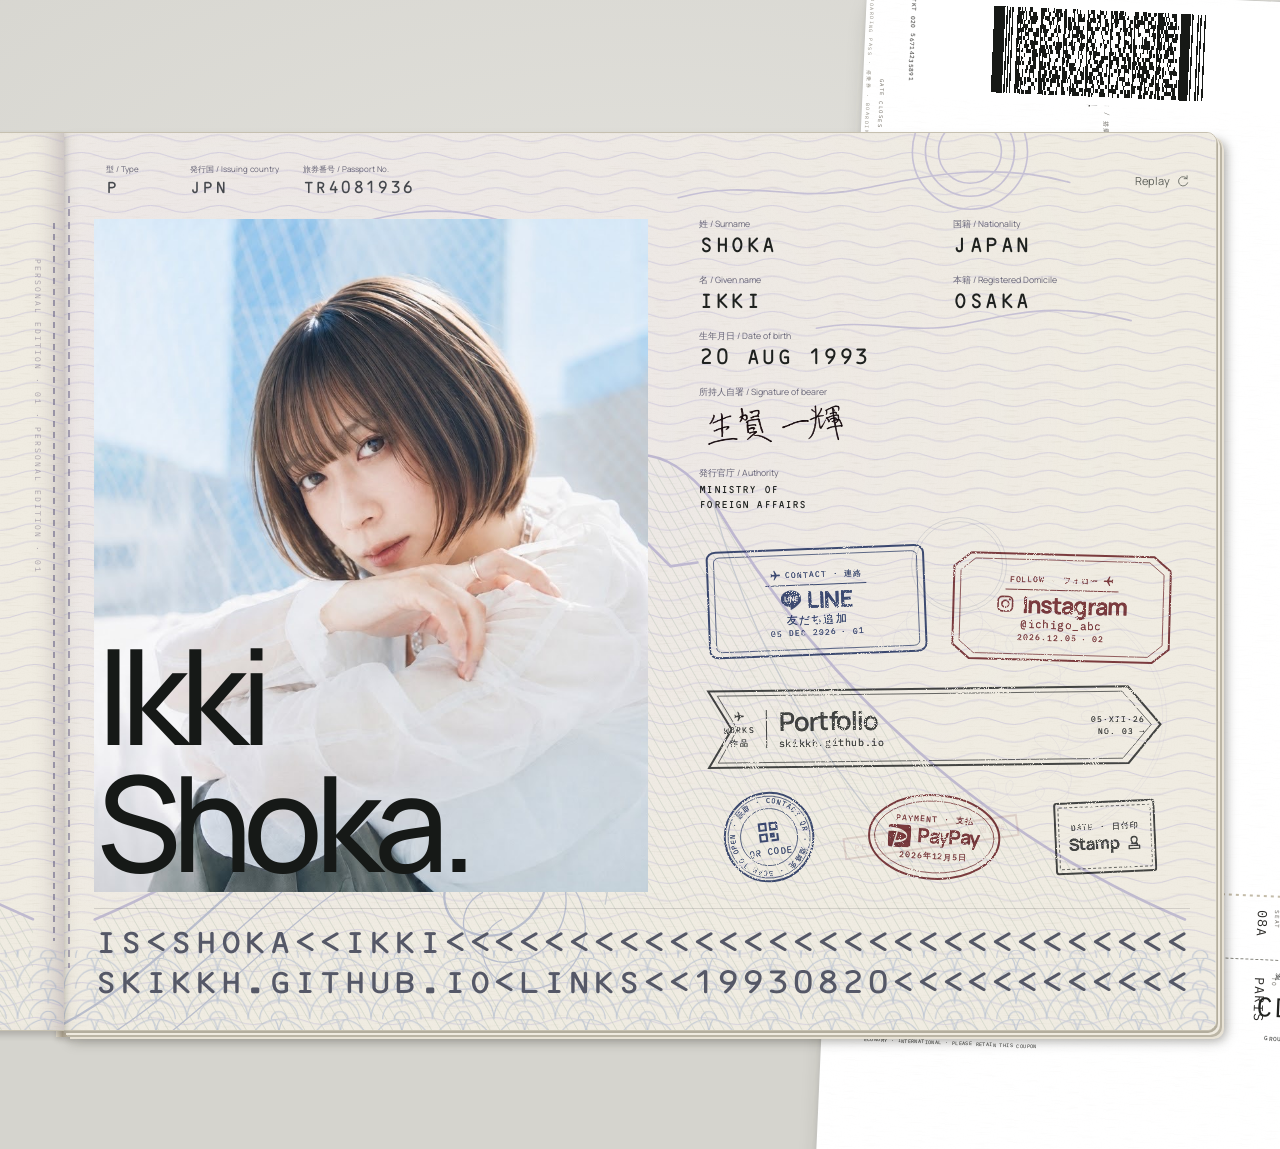
<file: links/index.html>
<!doctype html>
<html lang="en">
<head>
  <meta charset="utf-8" />
  <meta name="viewport" content="width=device-width,initial-scale=1,viewport-fit=cover" />
  <title>Ikki Shoka — Personal Passport</title>
  <meta name="description" content="生賀 一輝のパーソナルパスポート。LINE、Instagram、ポートフォリオへ。" />
  <meta name="theme-color" content="#d5d4ce" />
  <link rel="canonical" href="https://skikkh.github.io/links/" />
  <link rel="icon" href="/favicon.svg" type="image/svg+xml" />
  <link rel="license" href="/licenses/klee-one-OFL.txt" />
  <link rel="license" href="/licenses/ocr-b-license.txt" />
  <link rel="preload" as="image" href="/assets/portrait-photo-20261101.jpg" fetchpriority="high" />
  <meta property="og:title" content="Ikki Shoka — Personal Passport" />
  <meta property="og:type" content="website" />
  <meta property="og:image" content="https://skikkh.github.io/assets/og-21060953f1.jpg" />
  <meta property="og:image:width" content="1200" />
  <meta property="og:image:height" content="630" />
  <meta name="twitter:card" content="summary_large_image" />
  <script>try{if(localStorage.getItem("passport-paper")==="classic")document.documentElement.dataset.paper="classic"}catch(e){}</script>
  <script>(function(d){if(matchMedia('(prefers-reduced-motion: reduce)').matches)return;d.classList.add('passport-intro');setTimeout(function(){if(!d.dataset.introReady)d.classList.remove('passport-intro')},6000)})(document.documentElement);</script>
  <script type="module" crossorigin src="/assets/modulepreload-polyfill-P2Xu9kJm.js"></script>
  <script type="module" crossorigin src="/assets/paypay-link-hqyu_TtP.js"></script>
  <script type="module" crossorigin src="/assets/passport-contact-C9ymwzxw.js"></script>
  <link rel="stylesheet" crossorigin href="/assets/passport-contact-Zxanq1QS.css">
</head>
<body>
  <svg class="svg-defs" width="0" height="0" aria-hidden="true" focusable="false">
    <defs>
      <linearGradient id="foil-route" gradientUnits="userSpaceOnUse" x1="20" y1="40" x2="340" y2="400"><stop offset="0" stop-color="#857452"/><stop offset=".32" stop-color="#e9dcb9"/><stop offset=".52" stop-color="#978263"/><stop offset=".74" stop-color="#f3e7c9"/><stop offset="1" stop-color="#a28d67"/></linearGradient>
      <pattern id="pp-lines" width="18" height="4.6" patternUnits="userSpaceOnUse"><path d="M0 2.3q4.5-1.8 9 0t9 0" fill="none" stroke="#a69fd2" stroke-width=".22"/></pattern>
      <pattern id="pp-hatch" width="2.2" height="2.2" patternUnits="userSpaceOnUse" patternTransform="rotate(-30)"><path d="M0 0v2.2" stroke="#8fa694" stroke-width=".28"/></pattern>
      <pattern id="pp-seigaiha" width="16" height="8" patternUnits="userSpaceOnUse"><path d="M0 8a8 8 0 0 1 16 0M3 8a5 5 0 0 1 10 0M6 8a2 2 0 0 1 4 0M-8 4a8 8 0 0 1 16 0M8 4a8 8 0 0 1 16 0" fill="none" stroke="#869cc4" stroke-width=".3"/></pattern>
    </defs>
    <symbol id="g-line" viewBox="0 0 24 24"><path d="M19.365 9.863c.349 0 .63.285.63.631 0 .345-.281.63-.63.63H17.61v1.125h1.755c.349 0 .63.283.63.63 0 .344-.281.629-.63.629h-2.386c-.345 0-.627-.285-.627-.629V8.108c0-.345.282-.63.63-.63h2.386c.346 0 .627.285.627.63 0 .349-.281.63-.63.63H17.61v1.125h1.755zm-3.855 3.016c0 .27-.174.51-.432.596-.064.021-.133.031-.199.031-.211 0-.391-.09-.51-.25l-2.443-3.317v2.94c0 .344-.279.629-.631.629-.346 0-.626-.285-.626-.629V8.108c0-.27.173-.51.43-.595.06-.023.136-.033.194-.033.195 0 .375.104.495.254l2.462 3.33V8.108c0-.345.282-.63.63-.63.345 0 .63.285.63.63v4.771zm-5.741 0c0 .344-.282.629-.631.629-.345 0-.627-.285-.627-.629V8.108c0-.345.282-.63.63-.63.346 0 .628.285.628.63v4.771zm-2.466.629H4.917c-.345 0-.63-.285-.63-.629V8.108c0-.345.285-.63.63-.63.348 0 .63.285.63.63v4.141h1.756c.348 0 .629.283.629.63 0 .344-.282.629-.629.629M24 10.314C24 4.943 18.615.572 12 .572S0 4.943 0 10.314c0 4.811 4.27 8.842 10.035 9.608.391.082.923.258 1.058.59.12.301.079.766.038 1.08l-.164 1.02c-.045.301-.24 1.186 1.049.645 1.291-.539 6.916-4.078 9.436-6.975C23.176 14.393 24 12.458 24 10.314"/></symbol>
    <symbol id="g-insta" viewBox="0 0 24 24"><g fill="none" stroke="currentColor" stroke-width="1.9"><rect x="3.5" y="3.5" width="17" height="17" rx="5"/><circle cx="12" cy="12" r="4"/></g><circle cx="17.2" cy="6.8" r="1.25"/></symbol>
    <symbol id="g-paypay" viewBox="0 0 30.04 30.01"><path fill-rule="evenodd" clip-rule="evenodd" d="M25.591 -0.000305176H4.44085C2.07858 -0.000305176 0.137807 1.86862 0.0118706 4.19895C17.7193 3.69899 26.3326 9.8553 24.9804 15.9921C23.7625 21.518 18.1446 23.6365 9.01526 24.3322L7.64989 30.0072H25.591C28.0329 30.0072 30.031 28.0107 30.031 25.5706V4.43665C30.031 1.99658 28.0329 -0.000305176 25.591 -0.000305176ZM23.9105 16.0192C24.6144 13.1529 19.99 10.5014 12.5835 9.50025L9.89471 20.6769C16.1021 20.9706 23.1532 19.1033 23.9105 16.0192ZM5.84862 30.0076H4.44042C1.99845 30.0076 0 28.0107 0 25.5706V9.39051C3.98502 8.988 7.70163 8.99605 10.9611 9.31297L5.84862 30.0076Z"/></symbol>
    <symbol id="g-plane" viewBox="0 0 24 24"><path d="M21.5 15.2v-1.9l-7.9-4.9V3.6c0-.9-.7-1.6-1.6-1.6s-1.6.7-1.6 1.6v4.8l-7.9 4.9v1.9l7.9-2.4v5.1l-2 1.5v1.5l3.6-1 3.6 1v-1.5l-2-1.5v-5.1z"/></symbol>
    <symbol id="g-qr" viewBox="0 0 24 24"><path fill="none" stroke="currentColor" stroke-width="1.9" d="M4 4h6v6H4zM14 4h6v6h-6zM4 14h6v6H4zM14 14h2.5v2.5H14zM20 14v6h-6"/></symbol>
    <symbol id="g-stamp" viewBox="0 0 24 24"><path fill="none" stroke="currentColor" stroke-width="1.8" stroke-linejoin="round" d="M8 9a4 4 0 1 1 8 0c0 2-1.5 2.5-1.5 5h-5C9.5 11.5 8 11 8 9ZM5 17h14v4H5zM8 14h8v3"/></symbol>
    <symbol id="passage" viewBox="0 0 360 420"><g fill="none" stroke="url(#foil-route)" stroke-width=".85">
      <ellipse cx="180" cy="210" rx="94" ry="173" transform="rotate(34 180 210)"/>
      <ellipse cx="180" cy="210" rx="101" ry="173" transform="rotate(34 180 210)" opacity=".4"/>
      <path d="M-24 316C64 338 293 200 294 111c1-58-51-63-95-21C137 148 97 271 124 320c29 54 126 5 258-103"/>
      <path d="M-24 325C70 345 304 205 304 112c0-67-60-77-110-28C127 148 87 275 115 327c35 62 138 12 267-100" opacity=".45"/>
      <path d="M180 20v12m0 356v12M13 210h12m310 0h12" stroke-width=".65"/>
      <circle cx="261" cy="133" r="3"/>
    </g></symbol>
    <symbol id="print-art" viewBox="0 0 300 300" preserveAspectRatio="xMidYMid slice">
      <rect width="300" height="300" fill="url(#pp-lines)"/>
      <path d="M8 238C60 216 102 178 131 129q19-24 38 0c29 49 71 87 123 109V300H8Z" fill="url(#pp-hatch)"/>
      <rect y="246" width="300" height="54" fill="url(#pp-seigaiha)"/>
      <g fill="none" stroke-linecap="round">
        <g stroke="#7f77b8" stroke-width=".7"><path d="M8 238C60 216 102 178 131 129q19-24 38 0c29 49 71 87 123 109"/><path d="M121 146l8-5 5 6 6-7 6 6 6-6 6 6 7-1"/></g>
        <path d="M131 129c-7 32-25 64-52 92M150 118c1 42-3 80-9 116M169 129c9 35 25 64 52 94" stroke="#93a2b6" stroke-width=".35"/>
        <g stroke="#8f88c4" stroke-width=".42"><path d="M14 62c18-6 34 2 50-2s30-10 50-4M160 50c18-5 30 1 46-2s34-8 56-2M196 84c14-3 24 2 38-1s24-6 44-1M30 96c12-3 20 1 32-1"/><circle cx="236" cy="38" r="15"/><circle cx="236" cy="38" r="11.6"/><circle cx="236" cy="38" r="8.2"/></g>
        <g stroke="#6f80b2" stroke-width=".6"><path id="pp-curl" d="M-6 268C22 256 42 228 68 212c22-14 48-10 56 6 6 13-4 26-16 24-10-2-12-14-4-18"/><use href="#pp-curl" transform="translate(5 7)" stroke-width=".35"/><use href="#pp-curl" transform="translate(10 14)" stroke-width=".3"/><path d="M68 212l-5-6m11 1-2-7m10 4 1-7m8 5 4-6m6 7 6-4" stroke-width=".45"/></g>
        <g stroke="#8f88c4" stroke-width=".35"><circle cx="286" cy="14" r="3"/><path d="M281 14h10M286 9v10"/><circle cx="14" cy="276" r="3"/><path d="M9 276h10M14 271v10"/></g>
      </g>
    </symbol>
  </svg>
  <main class="passport-layout">
    <div class="scene">
      <div class="boarding-pass" aria-hidden="true">
        <div class="bp-upper">
          <span class="bp-serial">ETKT 020 56714235891</span>
          <img src="/assets/boarding-pass-pdf417.svg" alt="" />
          <dl class="bp-upper-info"><div><dt>FLIGHT</dt><dd>020</dd></div><div><dt>CLASS</dt><dd>Y</dd></div><div><dt>FROM / TO</dt><dd>HND / CDG</dd></div><div><dt>SEAT</dt><dd>08A</dd></div></dl>
        </div>
        <i class="bp-rule-bleed"></i>
        <div class="bp-face">
          <div class="bp-main">
            <div class="bp-pdf"></div>
            <div class="bp-info">
              <div class="bp-head"><b>BOARDING PASS</b><span lang="ja">搭乗券</span><em>INTERNATIONAL · 国際線</em><em>ECONOMY</em></div>
              <dl class="bp-grid">
                <div><dt>FROM / 出発地</dt><dd>TOKYO</dd></div>
                <div><dt>TO / 到着地</dt><dd>PARIS</dd></div>
                <div><dt>FLIGHT / 便名</dt><dd>020</dd></div>
                <div><dt>DATE / 搭乗日</dt><dd>OPEN</dd></div>
                <div><dt>GATE / 搭乗口</dt><dd>24</dd></div>
                <div><dt>BOARDING / 搭乗時刻</dt><dd>10:20</dd></div>
                <div><dt>SEAT / 座席</dt><dd>—</dd></div>
                <div><dt>ZONE</dt><dd>—</dd></div>
              </dl>
              <p class="bp-fine">GATE CLOSES 20 MINUTES BEFORE DEPARTURE · 出発時刻の20分前までに搭乗口へお越しください · PLEASE HAVE YOUR TRAVEL DOCUMENT READY · 搭乗の際は旅券をご提示ください ·</p>
            </div>
          </div>
          <i class="bp-perf"></i>
          <div class="bp-stub">
            <div class="bp-head"><b>BOARDING PASS</b><span lang="ja">搭乗券</span></div>
            <dl class="bp-grid bp-grid--stub"><div><dt>FROM</dt><dd>TOKYO</dd></div><div><dt>GATE</dt><dd>24</dd></div><div><dt>SEAT</dt><dd>08A</dd></div><div><dt>TO</dt><dd>PARIS</dd></div></dl>
          </div>
          <span class="bp-edge">BOARDING PASS · 搭乗券 · BOARDING PASS · 搭乗券 · BOARDING PASS · 搭乗券 · BOARDING PASS · 搭乗券 · BOARDING PASS · 搭乗券 · BOARDING PASS · 搭乗券 ·</span>
        </div>
        <div class="bp-bottom"><div class="bp-bottom-heading">BOARDING PASS <span>旅客搭乗券</span></div><div class="bp-route"><strong>HND</strong><span>→</span><strong>CDG</strong></div><div class="bp-bottom-data"><span>GATE <b>24</b></span><span>SEAT <b>08A</b></span><span>GROUP <b>02</b></span></div><p>ECONOMY · INTERNATIONAL · PLEASE RETAIN THIS COUPON</p></div>
      </div>
      <section class="book-stage" aria-label="Personal passport for Ikki Shoka">
        <div class="desk-shadow" aria-hidden="true"></div>
        <div class="passport-book">
          <div class="book-spine" aria-hidden="true"></div>
          <div class="paper-stack" aria-hidden="true"></div>
          <div class="identity-page">
            <article class="identity-content">
              <svg class="page-print" aria-hidden="true" focusable="false"><use href="#print-art" width="100%" height="100%"/></svg>
              <header class="identity-heading"><dl class="document-data"><div><dt>型 / Type</dt><dd>P</dd></div><div><dt>発行国 / Issuing country</dt><dd><button class="document-number" id="paper-toggle" type="button" aria-label="JPN: switch paper colours" aria-pressed="false">JPN</button></dd></div><div><dt>旅券番号 / Passport No.</dt><dd><button class="document-number" id="inner-open" type="button" aria-label="Passport number TR4081936" aria-controls="inner-cover" aria-expanded="false" disabled>TR4081936</button></dd></div></dl><button id="replay" class="replay" type="button" hidden>Replay <svg class="icon" viewBox="0 0 24 24" aria-hidden="true"><path d="M19 8a8 8 0 1 0 1 7M19 3v5h-5"/></svg></button></header>
              <div class="portrait-panel"><figure class="id-photo">
                <img src="/assets/portrait-photo-20261101.jpg" width="1024" height="1024" alt="Ikki Shoka, dressed in white, leaning on folded arms" fetchpriority="high" decoding="async" />
              </figure><h1 class="page-name"><span>Ikki</span><strong>Shoka.</strong></h1></div>
                <dl class="identity-data">
                  <div><dt><span lang="ja">姓</span> / Surname</dt><dd>SHOKA</dd></div>
                  <div><dt><span lang="ja">名</span> / Given name</dt><dd>IKKI</dd></div>
                  <div><dt><span lang="ja">国籍</span> / Nationality</dt><dd>JAPAN</dd></div>
                  <div><dt><span lang="ja">生年月日</span> / Date of birth</dt><dd><time datetime="1993-08-20">20 AUG 1993</time></dd></div>
                  <div><dt><span lang="ja">本籍</span> / Registered Domicile</dt><dd>OSAKA</dd></div>
                  <div><dt><span lang="ja">所持人自署</span> / Signature of bearer</dt><dd class="signature" lang="ja"><img class="signature-image" src="/assets/signature-ink-20261102.webp" width="2172" height="724" alt="生賀 一輝の署名" /></dd></div>
                  <div class="authority"><dt><span lang="ja">発行官庁</span> / Authority</dt><dd>MINISTRY OF<br />FOREIGN AFFAIRS</dd></div>
                </dl>
              <div class="contact-page">
                <nav class="connections" aria-label="Social">
                  <a class="stamp st-line" href="https://line.me/ti/p/fcYeCTGAGG" rel="noopener noreferrer"><span class="ink">
                    <svg class="frame" viewBox="0 0 100 60" preserveAspectRatio="none" aria-hidden="true"><rect x="1.5" y="1.5" width="97" height="57" rx="4"/><rect class="thin" x="4.5" y="4.5" width="91" height="51" rx="2.5"/></svg>
                    <span class="st-micro st-rule" aria-hidden="true"><svg class="plane"><use href="#g-plane"/></svg>CONTACT · 連絡</span>
                    <span class="st-body"><svg class="glyph" aria-hidden="true"><use href="#g-line"/></svg><strong>LINE</strong></span>
                    <small lang="ja">友だち追加</small>
                    <span class="st-micro" aria-hidden="true"><time data-today="dmy">TOKYO</time>· 01</span>
                  </span></a>
                  <a class="stamp st-ig" href="https://www.instagram.com/ichigo_abc/" rel="noopener noreferrer"><span class="ink">
                    <svg class="frame" viewBox="0 0 100 60" preserveAspectRatio="none" aria-hidden="true"><polygon points="9 1.5 91 1.5 98.5 9 98.5 51 91 58.5 9 58.5 1.5 51 1.5 9"/><polygon class="thin" points="11 4.5 89 4.5 95.5 11 95.5 49 89 55.5 11 55.5 4.5 49 4.5 11"/></svg>
                    <span class="st-micro st-rule" aria-hidden="true">FOLLOW · フォロー<svg class="plane plane--back"><use href="#g-plane"/></svg></span>
                    <span class="st-body"><svg class="glyph" aria-hidden="true"><use href="#g-insta"/></svg><strong>Instagram</strong></span>
                    <small>@ichigo_abc</small>
                    <span class="st-micro" aria-hidden="true"><time data-today="ymd">TOKYO</time>· 02</span>
                  </span></a>
                </nav>
                <a class="stamp st-portfolio" href="/"><span class="ink">
                  <svg class="frame" viewBox="0 0 200 60" preserveAspectRatio="none" aria-hidden="true"><path d="M2 2H184L198 30 184 58H2L12 30Z"/><path class="thin" d="M6 5.5H181.5L194 30 181.5 54.5H6L14.5 30Z"/></svg>
                  <span class="pf-side" aria-hidden="true"><svg class="plane"><use href="#g-plane"/></svg>WORKS<span lang="ja">作品</span></span>
                  <span class="pf-main"><strong>Portfolio</strong><small>skikkh.github.io</small></span>
                  <span class="pf-date" aria-hidden="true"><time data-today="roman">TOKYO</time><span>NO. 03 →</span></span>
                </span></a>
                <footer class="foot">
                  <button id="qr-open" class="stamp st-qr" type="button" aria-label="QR code" aria-haspopup="dialog" aria-controls="qr-dialog" hidden><span class="ink">
                    <svg class="frame" viewBox="0 0 100 100" aria-hidden="true"><circle cx="50" cy="50" r="48"/><circle class="thin" cx="50" cy="50" r="44.5"/><circle class="thin" cx="50" cy="50" r="31"/><path id="qr-ring" d="M50 87a37 37 0 1 1 0-74a37 37 0 1 1 0 74" fill="none" stroke="none"/><text><textPath href="#qr-ring" textLength="226" lengthAdjust="spacing">SCAN TO OPEN · 読取 · CONTACT QR · 連絡先 ·</textPath></text></svg>
                    <svg class="glyph" aria-hidden="true"><use href="#g-qr"/></svg><span class="st-label">QR code</span>
                  </span></button>
                  <a class="stamp st-paypay" id="paypay-link" rel="noopener noreferrer" hidden><span class="ink">
                    <svg class="frame" viewBox="0 0 100 60" preserveAspectRatio="none" aria-hidden="true"><ellipse cx="50" cy="30" rx="48.5" ry="28.5"/><ellipse class="thin" cx="50" cy="30" rx="44.5" ry="24.5"/></svg>
                    <span class="st-micro" aria-hidden="true">PAYMENT · 支払</span>
                    <span class="st-body"><svg class="glyph" aria-hidden="true"><use href="#g-paypay"/></svg><strong>PayPay</strong></span>
                    <span class="st-micro" aria-hidden="true"><time data-today="jp">TOKYO</time></span>
                  </span></a>
                  <button type="button" id="stamp" class="stamp st-date" hidden><span class="ink">
                    <svg class="frame" viewBox="0 0 100 60" preserveAspectRatio="none" aria-hidden="true"><rect x="1.5" y="1.5" width="97" height="57" rx="2"/><rect class="thin dash" x="5" y="5" width="90" height="50" rx="1"/></svg>
                    <span class="st-micro" aria-hidden="true">DATE · 日付印</span>
                    <span class="st-body"><strong>Stamp</strong><svg class="glyph" aria-hidden="true"><use href="#g-stamp"/></svg></span>
                  </span></button>
                  <div class="date-stamp" id="date-stamp" aria-hidden="true"><svg class="frame" viewBox="0 0 100 100"><circle cx="50" cy="50" r="47"/><circle class="thin" cx="50" cy="50" r="42"/><path class="thin" d="M14 38h72M14 62h72"/></svg><span>TOKYO · 東京</span><time id="stamp-date"></time><small>VIEWED · 閲覧</small></div>
                </footer>
                <p class="sr-only" id="stamp-status" role="status" aria-live="polite"></p>
              </div>
              <div class="page-codes"><svg class="identity-lines" viewBox="0 0 880 64" aria-hidden="true" focusable="false"><text x="0" y="24" textLength="880" lengthAdjust="spacingAndGlyphs">IS&lt;SHOKA&lt;&lt;IKKI&lt;&lt;&lt;&lt;&lt;&lt;&lt;&lt;&lt;&lt;&lt;&lt;&lt;&lt;&lt;&lt;&lt;&lt;&lt;&lt;&lt;&lt;&lt;&lt;&lt;&lt;&lt;&lt;&lt;&lt;</text><text x="0" y="56" textLength="880" lengthAdjust="spacingAndGlyphs">SKIKKH.GITHUB.IO&lt;LINKS&lt;&lt;19930820&lt;&lt;&lt;&lt;&lt;&lt;&lt;&lt;&lt;&lt;&lt;&lt;</text></svg></div>
            </article>
          </div>
          <div class="passport-cover" aria-hidden="true">
            <div class="cover-front">
              <i class="cv-grain"></i><i class="cv-fleck"></i><i class="cv-frame"></i>
              <p class="cv-heading foil"><span>TRAVEL DOCUMENT</span><span>01</span></p>
              <svg class="cv-route foil" viewBox="0 0 360 420"><use href="#passage" width="100%" height="100%"/></svg>
              <p class="cv-words foil"><span>PASSPORT</span><small>PERSONAL EDITION</small></p>
              <i class="cv-glint"></i>
            </div>
            <div class="cover-back" id="inner-cover" role="region" aria-label="Inner cover" tabindex="-1" inert>
              <svg class="page-print"><use href="#print-art" width="100%" height="100%"/></svg>
              <div class="endpaper-content">
                <p class="endpaper-heading"><span lang="ja">ご案内 / INFORMATION</span><span class="endpaper-index">01</span><button type="button" class="inner-return" id="inner-return" hidden>Back <svg class="icon" viewBox="0 0 24 24" aria-hidden="true"><path d="M4 12h16m-6-6 6 6-6 6"/></svg></button></p>
                <div class="endpaper-copy">
                  <p lang="ja">ひとつの出会いから、<br>まだ知らない場所へ。</p>
                  <p>ONE ENCOUNTER.<br>A NEW DEPARTURE.</p>
                </div>
                <svg class="endpaper-orbit" viewBox="0 0 360 420"><use href="#passage" width="100%" height="100%"/></svg>
                <div class="endpaper-instructions">
                  <p><span>01</span><span lang="ja">この一冊から、連絡先とこれまでの活動へ。<small>CONTACTS &amp; SELECTED WORK, WITHIN REACH.</small></span></p>
                  <p><span>02</span><span lang="ja">それぞれのスタンプが、次の行き先。<small>EACH STAMP, ANOTHER DESTINATION.</small></span></p>
                </div>
                <p class="endpaper-note">PERSONAL EDITION · 個人版</p>
              </div>
              <p class="endpaper-binding">PERSONAL EDITION · 01 · PERSONAL EDITION · 01</p>
            </div>
          </div>
        </div>
      </section>
    </div>
  </main>
  <dialog id="qr-dialog" class="qr-dialog" aria-labelledby="qr-pass-label qr-title" aria-describedby="qr-instructions">
    <svg class="qr-print" aria-hidden="true" focusable="false"><use href="#print-art" width="100%" height="100%"/></svg>
    <form method="dialog" class="qr-dismiss"><button type="submit" aria-label="Close"><svg class="icon" viewBox="0 0 24 24" aria-hidden="true"><path d="m6 6 12 12M18 6 6 18"/></svg></button></form>
    <header class="qr-heading">
      <p class="qr-kicker" id="qr-pass-label"><span lang="ja">連絡先 / CONTACT PASS</span><span>01</span></p>
      <h2 id="qr-title" tabindex="-1">Ikki Shoka.</h2>
      <p id="qr-instructions" lang="ja">読み取って、連絡先をひらく。</p>
    </header>
    <figure class="qr-code-plate">
      <div class="qr-paper"><img id="qr-image" src="/assets/contact-qr-paper.svg" width="280" height="280" alt="QR code for https://skikkh.github.io/links/" /></div>
      <figcaption><span>SCAN TO OPEN</span><span>QR / 01</span></figcaption>
    </figure>
    <div class="qr-destination">
      <span class="qr-field-label" lang="ja">行き先 / DESTINATION</span>
      <p class="qr-url">https://skikkh.github.io/links/</p>
      <span class="qr-seal" aria-hidden="true"><span>PERSONAL<br>EDITION</span><b>01</b></span>
    </div>
    <button type="button" class="qr-copy" id="copy-link"><span class="qr-copy-label">Copy link</span><svg class="icon" viewBox="0 0 24 24" aria-hidden="true"><g class="copy-glyph"><rect x="8" y="8" width="11" height="12" rx="1"/><path d="M15 8V4H4v12h4"/></g><path class="copy-check" d="m5 12 4 4L19 6"/></svg></button>
    <footer class="qr-pass-footer"><p class="copy-status" id="copy-status" role="status" aria-live="polite"></p><span class="qr-edition">PERSONAL EDITION · 01</span><time data-today="dmy"></time></footer>
  </dialog>
</body>
</html>
</file>
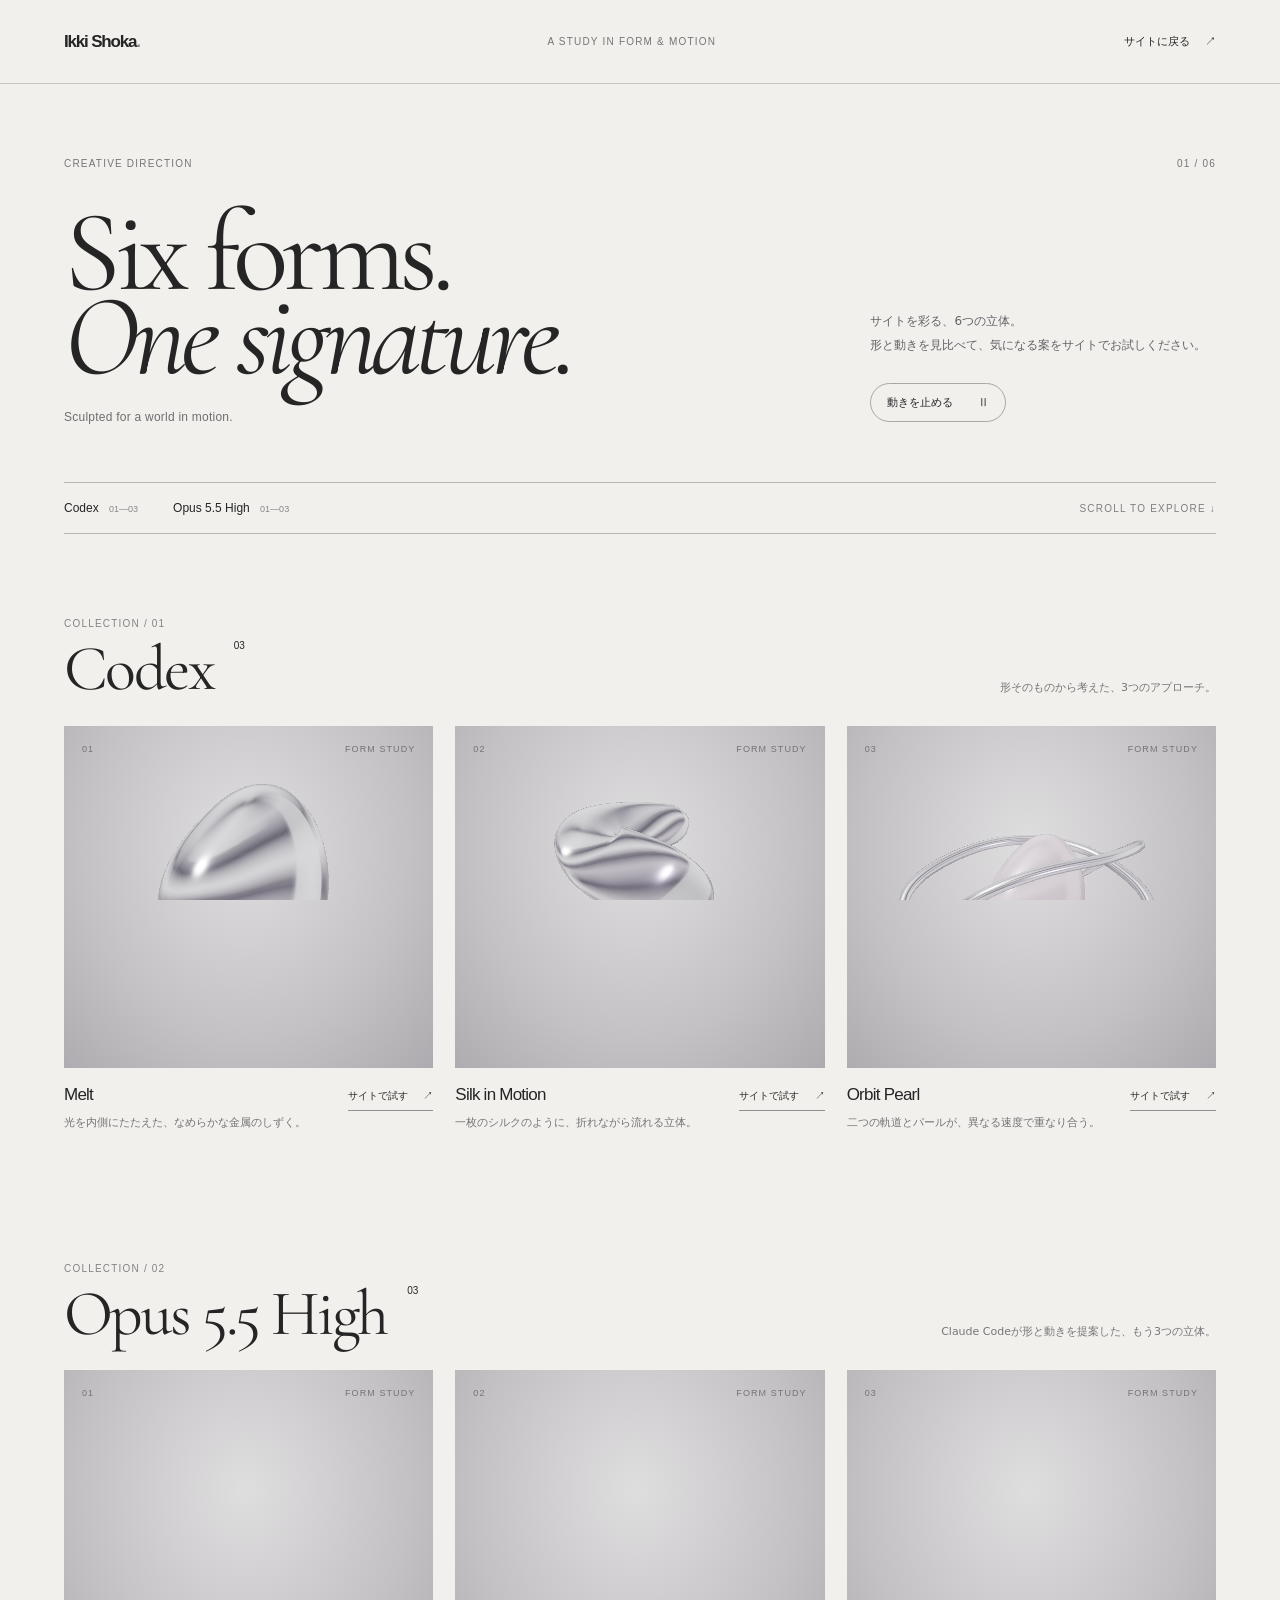
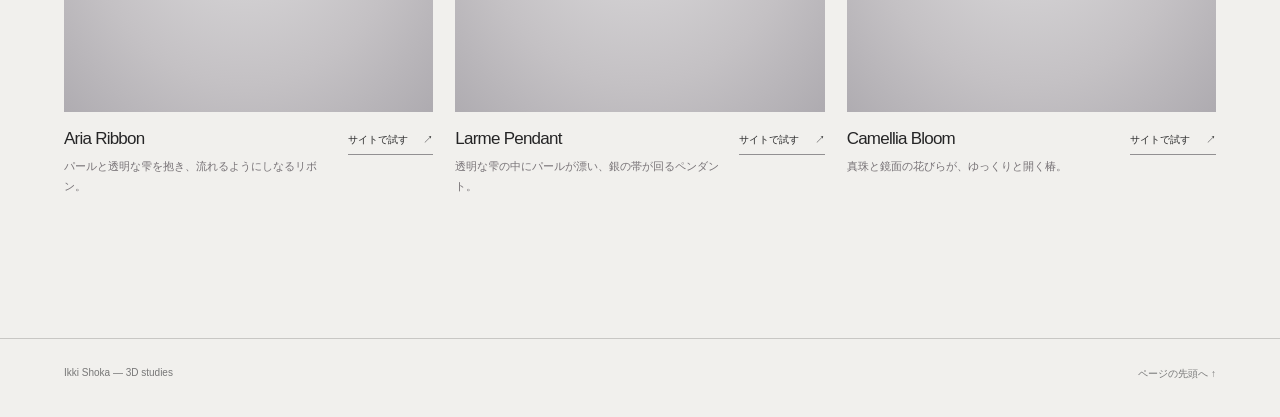
<file: sculptures/index.html>
<!doctype html>
<html lang="ja">
<head>
  <meta charset="UTF-8">
  <meta name="viewport" content="width=device-width, initial-scale=1">
  <meta name="theme-color" content="#ecebe8">
  <meta name="robots" content="noindex,nofollow">
  <title>3D studies — Ikki Shoka</title>
  <link rel="icon" href="/favicon.svg" type="image/svg+xml">
  <script type="module" crossorigin src="/assets/sculptures-ByjyqPax.js"></script>
  <link rel="modulepreload" crossorigin href="/assets/modulepreload-polyfill-P2Xu9kJm.js">
  <link rel="modulepreload" crossorigin href="/assets/studio-BmpuDDO4.js">
  <link rel="stylesheet" crossorigin href="/assets/sculptures-K2tsKGIa.css">
</head>
<body id="top">
  <canvas id="gallery-canvas" aria-hidden="true"></canvas>
  <header class="masthead">
    <a class="wordmark" href="/" aria-label="Ikki Shokaのサイトへ">Ikki Shoka<span>.</span></a>
    <span class="masthead-label" lang="en">A study in form &amp; motion</span>
    <a class="back" href="/">サイトに戻る <span aria-hidden="true">↗</span></a>
  </header>
  <main>
    <section class="intro">
      <div class="eyebrow" lang="en"><span>Creative direction</span><span>01 / 06</span></div>
      <div class="intro-grid">
        <div><h1 lang="en">Six forms.<br><i>One signature.</i></h1><p class="intro-en" lang="en">Sculpted for a world in motion.</p></div>
        <div class="intro-copy"><p>サイトを彩る、6つの立体。<br>形と動きを見比べて、気になる案をサイトでお試しください。</p>
          <button type="button" id="motion-toggle" aria-pressed="false">動きを止める <span aria-hidden="true">Ⅱ</span></button>
        </div>
      </div>
      <nav class="index" aria-label="案の一覧"><a href="#codex">Codex <span>01—03</span></a><a href="#opus">Opus 5.5 High <span>01—03</span></a><span class="index-end" lang="en">Scroll to explore ↓</span></nav>
    </section>
    <section class="collection" id="codex" aria-labelledby="codex-title">
      <div class="collection-head"><div><p class="label" lang="en">Collection / 01</p><h2 id="codex-title" lang="en">Codex <sup>03</sup></h2></div><p>形そのものから考えた、3つのアプローチ。</p></div>
      <div class="cards">
        <article class="card" data-model="codex-01"><div class="art" aria-hidden="true"><span>01</span><span>FORM STUDY</span></div><div class="card-body"><div><h3>Melt</h3><p>光を内側にたたえた、なめらかな金属のしずく。</p></div><a href="/?sculpture=codex-01" aria-label="Meltをサイトで試す">サイトで試す <span aria-hidden="true">↗</span></a></div></article>
        <article class="card" data-model="codex-02"><div class="art" aria-hidden="true"><span>02</span><span>FORM STUDY</span></div><div class="card-body"><div><h3>Silk in Motion</h3><p>一枚のシルクのように、折れながら流れる立体。</p></div><a href="/?sculpture=codex-02" aria-label="Silk in Motionをサイトで試す">サイトで試す <span aria-hidden="true">↗</span></a></div></article>
        <article class="card" data-model="codex-03"><div class="art" aria-hidden="true"><span>03</span><span>FORM STUDY</span></div><div class="card-body"><div><h3>Orbit Pearl</h3><p>二つの軌道とパールが、異なる速度で重なり合う。</p></div><a href="/?sculpture=codex-03" aria-label="Orbit Pearlをサイトで試す">サイトで試す <span aria-hidden="true">↗</span></a></div></article>
      </div>
    </section>
    <section class="collection" id="opus" aria-labelledby="opus-title">
      <div class="collection-head"><div><p class="label" lang="en">Collection / 02</p><h2 id="opus-title" lang="en">Opus 5.5 High <sup>03</sup></h2></div><p>Claude Codeが形と動きを提案した、もう3つの立体。</p></div>
      <div class="cards">
        <article class="card" data-model="opus-01"><div class="art" aria-hidden="true"><span>01</span><span>FORM STUDY</span></div><div class="card-body"><div><h3>Study 01</h3><p>立体を読み込んでいます。</p></div><a href="/?sculpture=opus-01">サイトで試す <span aria-hidden="true">↗</span></a></div></article>
        <article class="card" data-model="opus-02"><div class="art" aria-hidden="true"><span>02</span><span>FORM STUDY</span></div><div class="card-body"><div><h3>Study 02</h3><p>立体を読み込んでいます。</p></div><a href="/?sculpture=opus-02">サイトで試す <span aria-hidden="true">↗</span></a></div></article>
        <article class="card" data-model="opus-03"><div class="art" aria-hidden="true"><span>03</span><span>FORM STUDY</span></div><div class="card-body"><div><h3>Study 03</h3><p>立体を読み込んでいます。</p></div><a href="/?sculpture=opus-03">サイトで試す <span aria-hidden="true">↗</span></a></div></article>
      </div>
    </section>
    <p class="fallback-message" role="status" hidden>この環境では3Dを表示できません。サイトの本文は引き続きご覧いただけます。</p>
    <noscript><p class="fallback-message">立体の表示にはJavaScriptが必要です。</p></noscript>
  </main>
  <footer><span lang="en">Ikki Shoka — 3D studies</span><a href="#top">ページの先頭へ ↑</a></footer>
</body>
</html>
</file>
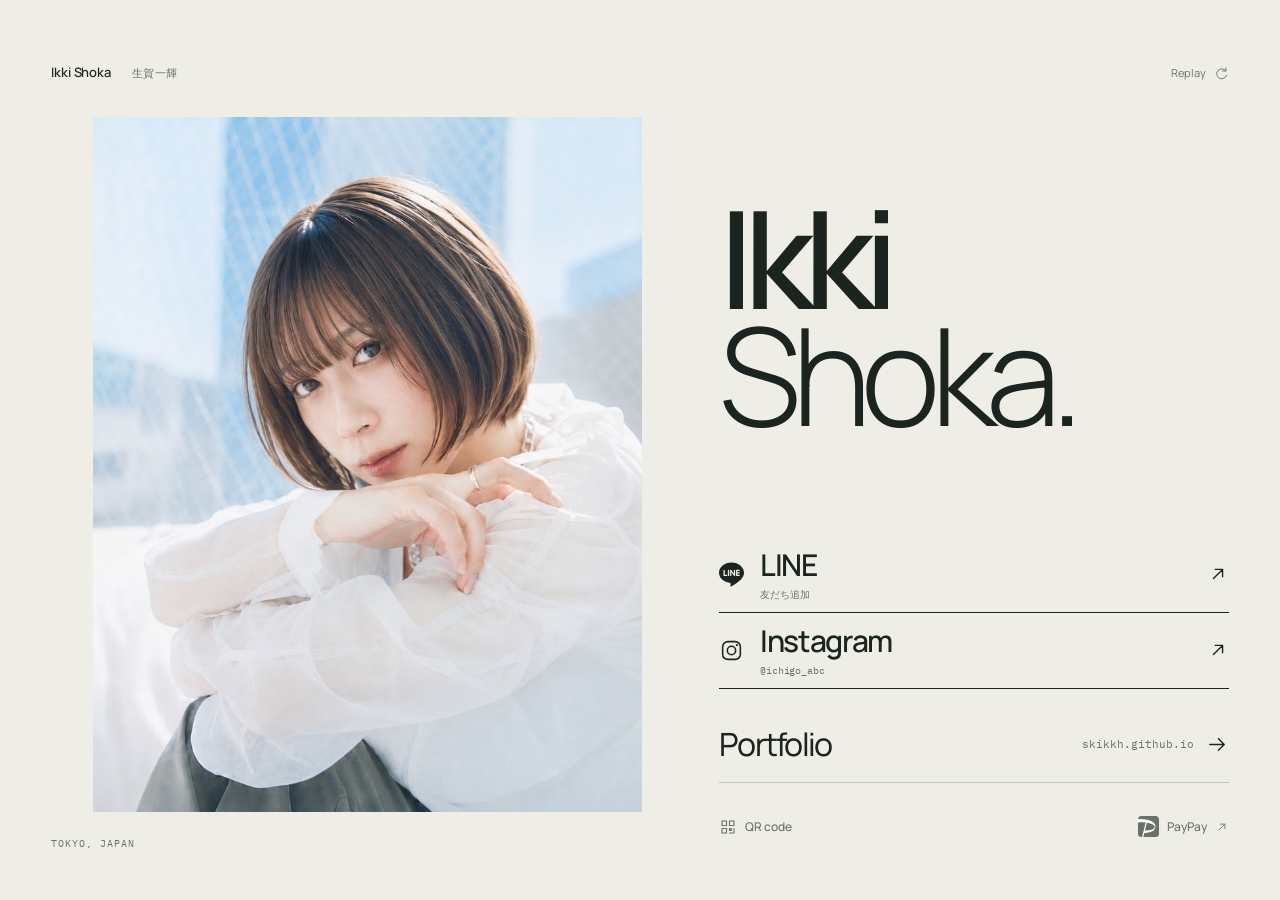
<file: links/codex/index.html>
<!doctype html>
<html lang="en">
<head>
  <meta charset="utf-8" />
  <meta name="viewport" content="width=device-width,initial-scale=1,viewport-fit=cover" />
  <title>Ikki Shoka — Unfold</title>
  <meta name="description" content="生賀 一輝の連絡先。LINE、Instagram、ポートフォリオへ。" />
  <meta name="theme-color" content="#eeeee7" />
  <meta name="robots" content="noindex" />
  <link rel="canonical" href="https://skikkh.github.io/links/" />
  <link rel="icon" href="/favicon.svg" type="image/svg+xml" />
  <link rel="preload" as="image" href="/assets/portrait-photo-20261101.jpg" fetchpriority="high" />
  <meta property="og:title" content="Ikki Shoka — Unfold" />
  <meta property="og:type" content="website" />
  <meta property="og:image" content="https://skikkh.github.io/assets/og-21060953f1.jpg" />
  <meta property="og:image:width" content="1200" />
  <meta property="og:image:height" content="630" />
  <meta name="twitter:card" content="summary_large_image" />
  <script>if(!matchMedia('(prefers-reduced-motion: reduce)').matches)document.documentElement.classList.add('motion');</script>
  <script type="module" crossorigin src="/assets/codex-D2iQpSNt.js"></script>
  <link rel="modulepreload" crossorigin href="/assets/modulepreload-polyfill-P2Xu9kJm.js">
  <link rel="modulepreload" crossorigin href="/assets/paypay-link-eGS4XES-.js">
  <link rel="stylesheet" crossorigin href="/assets/codex-CHL46swh.css">
</head>
<body>
  <main class="unfold">
    <header class="mast">
      <p class="identity">Ikki Shoka <span lang="ja">生賀 一輝</span></p>
      <button type="button" class="replay" id="replay" hidden>Replay <svg class="icon" viewBox="0 0 24 24" aria-hidden="true"><path d="M19 8a8 8 0 1 0 1 7M19 3v5h-5"/></svg></button>
    </header>

    <figure class="poster" aria-label="Portrait of Ikki Shoka">
      <div class="photograph"><img src="/assets/portrait-photo-20261101.jpg" width="1024" height="1024" alt="Ikki Shoka, dressed in white, leaning on folded arms" fetchpriority="high" decoding="async" /></div>
      <div class="photo-caption"><span>Tokyo, Japan</span></div>
      <div class="fold-shadow" aria-hidden="true"></div>
      <div class="cover" aria-hidden="true"><span class="cover-sign">iS</span><span class="cover-caption">Ikki Shoka</span></div>
    </figure>
    <h1 class="name"><span>Ikki</span><span>Shoka.</span></h1>

    <nav class="connections" aria-label="Social">
      <a href="https://line.me/ti/p/fcYeCTGAGG" rel="noopener noreferrer">
        <svg class="brand-mark brand-line key__icon" viewBox="0 0 24 24" aria-hidden="true" focusable="false"><path d="M19.365 9.863c.349 0 .63.285.63.631 0 .345-.281.63-.63.63H17.61v1.125h1.755c.349 0 .63.283.63.63 0 .344-.281.629-.63.629h-2.386c-.345 0-.627-.285-.627-.629V8.108c0-.345.282-.63.63-.63h2.386c.346 0 .627.285.627.63 0 .349-.281.63-.63.63H17.61v1.125h1.755zm-3.855 3.016c0 .27-.174.51-.432.596-.064.021-.133.031-.199.031-.211 0-.391-.09-.51-.25l-2.443-3.317v2.94c0 .344-.279.629-.631.629-.346 0-.626-.285-.626-.629V8.108c0-.27.173-.51.43-.595.06-.023.136-.033.194-.033.195 0 .375.104.495.254l2.462 3.33V8.108c0-.345.282-.63.63-.63.345 0 .63.285.63.63v4.771zm-5.741 0c0 .344-.282.629-.631.629-.345 0-.627-.285-.627-.629V8.108c0-.345.282-.63.63-.63.346 0 .628.285.628.63v4.771zm-2.466.629H4.917c-.345 0-.63-.285-.63-.629V8.108c0-.345.285-.63.63-.63.348 0 .63.285.63.63v4.141h1.756c.348 0 .629.283.629.63 0 .344-.282.629-.629.629M24 10.314C24 4.943 18.615.572 12 .572S0 4.943 0 10.314c0 4.811 4.27 8.842 10.035 9.608.391.082.923.258 1.058.59.12.301.079.766.038 1.08l-.164 1.02c-.045.301-.24 1.186 1.049.645 1.291-.539 6.916-4.078 9.436-6.975C23.176 14.393 24 12.458 24 10.314" /></svg>
        <span><strong>LINE</strong><small lang="ja">友だち追加</small></span>
        <svg class="icon arrow" viewBox="0 0 24 24" aria-hidden="true"><path d="M7 17 17 7M9 7h8v8"/></svg>
      </a>
      <a href="https://www.instagram.com/ichigo_abc/" rel="noopener noreferrer">
        <svg class="icon social-mark" viewBox="0 0 24 24" aria-hidden="true"><rect x="3.5" y="3.5" width="17" height="17" rx="5"/><circle cx="12" cy="12" r="4"/><circle class="filled" cx="17.2" cy="6.8" r="1.1"/></svg>
        <span><strong>Instagram</strong><small>@ichigo_abc</small></span>
        <svg class="icon arrow" viewBox="0 0 24 24" aria-hidden="true"><path d="M7 17 17 7M9 7h8v8"/></svg>
      </a>
    </nav>

    <a class="portfolio" href="/"><span>Portfolio</span><small>skikkh.github.io</small><svg class="icon" viewBox="0 0 24 24" aria-hidden="true"><path d="M4 12h15M13 6l6 6-6 6"/></svg></a>
    <footer class="foot">
      <button id="qr-open" class="qr-open" type="button" aria-haspopup="dialog" aria-controls="qr-dialog" hidden><svg class="icon" viewBox="0 0 24 24" aria-hidden="true"><path d="M4 4h6v6H4zM14 4h6v6h-6zM4 14h6v6H4zM14 14h2.5v2.5H14zM20 14v6h-6"/></svg>QR code</button>
      <a class="paypay" id="paypay-link" rel="noopener noreferrer" hidden><svg class="brand-mark brand-paypay" viewBox="0 0 30.04 30.01" aria-hidden="true" focusable="false"><rect class="logo-paper" width="30.04" height="30.01" rx="4.4"/><path fill-rule="evenodd" clip-rule="evenodd" d="M25.591 -0.000305176H4.44085C2.07858 -0.000305176 0.137807 1.86862 0.0118706 4.19895C17.7193 3.69899 26.3326 9.8553 24.9804 15.9921C23.7625 21.518 18.1446 23.6365 9.01526 24.3322L7.64989 30.0072H25.591C28.0329 30.0072 30.031 28.0107 30.031 25.5706V4.43665C30.031 1.99658 28.0329 -0.000305176 25.591 -0.000305176ZM23.9105 16.0192C24.6144 13.1529 19.99 10.5014 12.5835 9.50025L9.89471 20.6769C16.1021 20.9706 23.1532 19.1033 23.9105 16.0192ZM5.84862 30.0076H4.44042C1.99845 30.0076 0 28.0107 0 25.5706V9.39051C3.98502 8.988 7.70163 8.99605 10.9611 9.31297L5.84862 30.0076Z" /></svg><span>PayPay</span><svg class="icon" viewBox="0 0 24 24" aria-hidden="true"><path d="M7 17 17 7M9 7h8v8"/></svg></a>
    </footer>
  </main>
  <dialog id="qr-dialog" aria-labelledby="qr-title">
    <h2 id="qr-title">Scan to open.</h2>
    <p lang="ja">カメラで読み取ると、連絡先ページが開きます。</p>
    <div class="qr-paper"><img src="/assets/contact-qr.svg" width="280" height="280" alt="QR code for https://skikkh.github.io/links/" /></div>
    <p class="qr-url" id="qr-url">https://skikkh.github.io/links/</p>
    <form method="dialog"><button type="button" id="copy-link">Copy link</button><button type="submit">Close</button></form>
    <p class="status" id="copy-status" role="status" aria-live="polite"></p>
  </dialog>
</body>
</html>
</file>
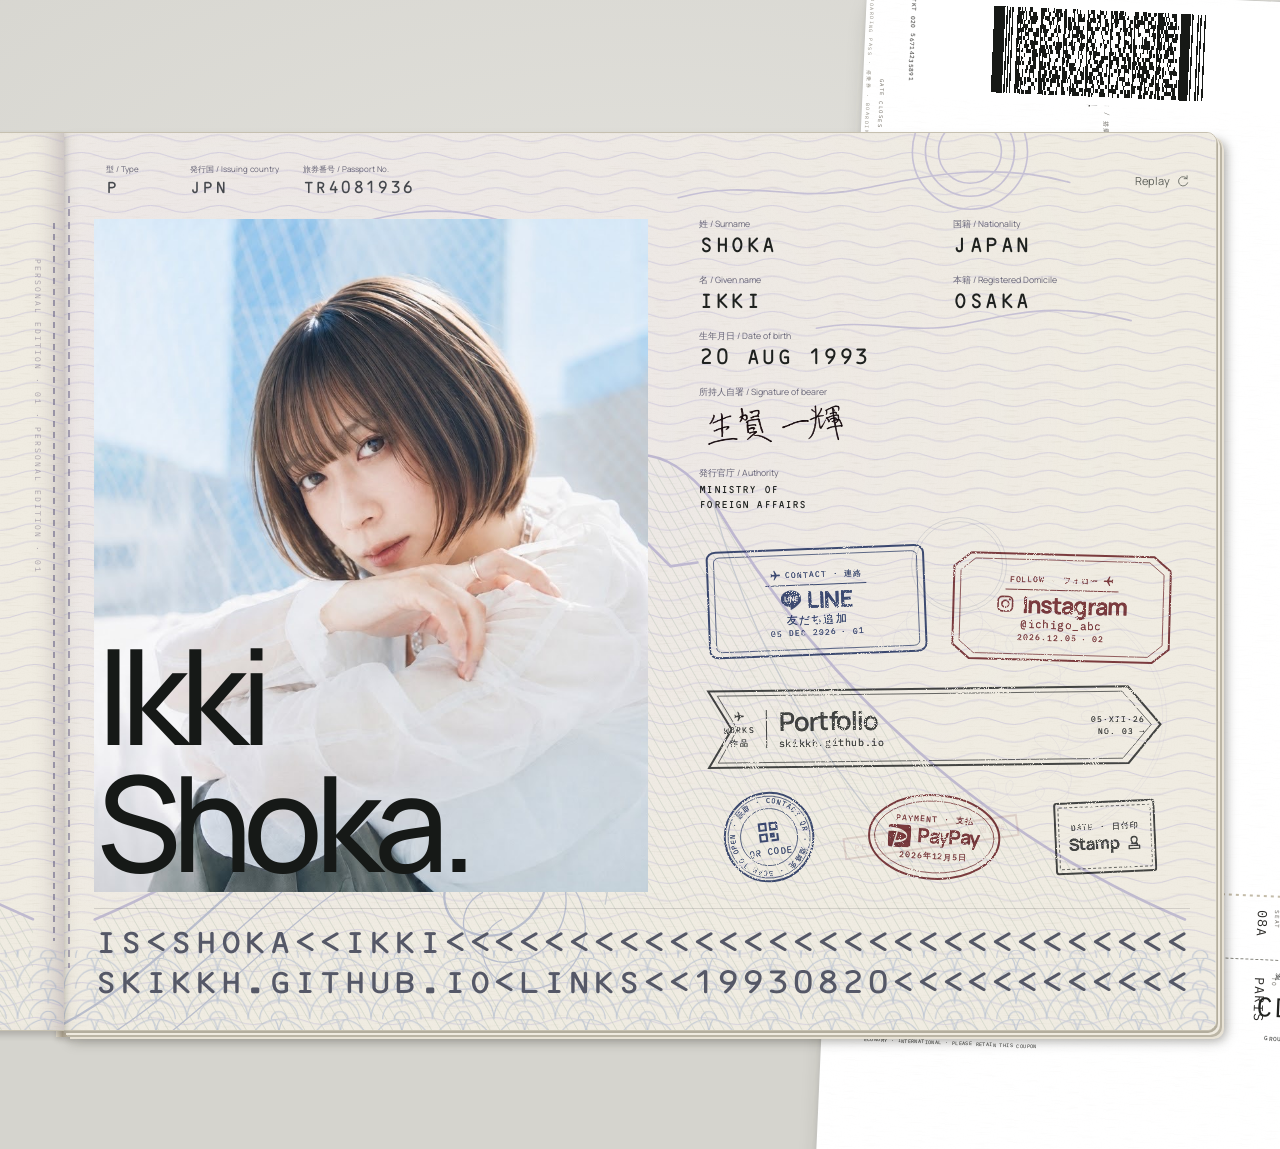
<file: links/opus/index.html>
<!doctype html>
<html lang="en">
<head>
  <meta charset="utf-8" />
  <meta name="viewport" content="width=device-width,initial-scale=1,viewport-fit=cover" />
  <title>Ikki Shoka — Personal Passport</title>
  <meta name="description" content="生賀 一輝のパーソナルパスポート。LINE、Instagram、ポートフォリオへ。" />
  <meta name="theme-color" content="#d5d4ce" />
  <meta name="robots" content="noindex" />
  <link rel="canonical" href="https://skikkh.github.io/links/" />
  <link rel="icon" href="/favicon.svg" type="image/svg+xml" />
  <link rel="license" href="/licenses/klee-one-OFL.txt" />
  <link rel="license" href="/licenses/ocr-b-license.txt" />
  <link rel="preload" as="image" href="/assets/portrait-photo-20261101.jpg" fetchpriority="high" />
  <meta property="og:title" content="Ikki Shoka — Personal Passport" />
  <meta property="og:type" content="website" />
  <meta property="og:image" content="https://skikkh.github.io/assets/og-21060953f1.jpg" />
  <meta property="og:image:width" content="1200" />
  <meta property="og:image:height" content="630" />
  <meta name="twitter:card" content="summary_large_image" />
  <script>try{if(localStorage.getItem("passport-paper")==="classic")document.documentElement.dataset.paper="classic"}catch(e){}</script>
  <script>(function(d){if(matchMedia('(prefers-reduced-motion: reduce)').matches)return;d.classList.add('passport-intro');setTimeout(function(){if(!d.dataset.introReady)d.classList.remove('passport-intro')},6000)})(document.documentElement);</script>
  <script type="module" crossorigin src="/assets/modulepreload-polyfill-P2Xu9kJm.js"></script>
  <script type="module" crossorigin src="/assets/paypay-link-hqyu_TtP.js"></script>
  <script type="module" crossorigin src="/assets/passport-contact-C9ymwzxw.js"></script>
  <link rel="stylesheet" crossorigin href="/assets/passport-contact-Zxanq1QS.css">
</head>
<body>
  <svg class="svg-defs" width="0" height="0" aria-hidden="true" focusable="false">
    <defs>
      <linearGradient id="foil-route" gradientUnits="userSpaceOnUse" x1="20" y1="40" x2="340" y2="400"><stop offset="0" stop-color="#857452"/><stop offset=".32" stop-color="#e9dcb9"/><stop offset=".52" stop-color="#978263"/><stop offset=".74" stop-color="#f3e7c9"/><stop offset="1" stop-color="#a28d67"/></linearGradient>
      <pattern id="pp-lines" width="18" height="4.6" patternUnits="userSpaceOnUse"><path d="M0 2.3q4.5-1.8 9 0t9 0" fill="none" stroke="#a69fd2" stroke-width=".22"/></pattern>
      <pattern id="pp-hatch" width="2.2" height="2.2" patternUnits="userSpaceOnUse" patternTransform="rotate(-30)"><path d="M0 0v2.2" stroke="#8fa694" stroke-width=".28"/></pattern>
      <pattern id="pp-seigaiha" width="16" height="8" patternUnits="userSpaceOnUse"><path d="M0 8a8 8 0 0 1 16 0M3 8a5 5 0 0 1 10 0M6 8a2 2 0 0 1 4 0M-8 4a8 8 0 0 1 16 0M8 4a8 8 0 0 1 16 0" fill="none" stroke="#869cc4" stroke-width=".3"/></pattern>
    </defs>
    <symbol id="g-line" viewBox="0 0 24 24"><path d="M19.365 9.863c.349 0 .63.285.63.631 0 .345-.281.63-.63.63H17.61v1.125h1.755c.349 0 .63.283.63.63 0 .344-.281.629-.63.629h-2.386c-.345 0-.627-.285-.627-.629V8.108c0-.345.282-.63.63-.63h2.386c.346 0 .627.285.627.63 0 .349-.281.63-.63.63H17.61v1.125h1.755zm-3.855 3.016c0 .27-.174.51-.432.596-.064.021-.133.031-.199.031-.211 0-.391-.09-.51-.25l-2.443-3.317v2.94c0 .344-.279.629-.631.629-.346 0-.626-.285-.626-.629V8.108c0-.27.173-.51.43-.595.06-.023.136-.033.194-.033.195 0 .375.104.495.254l2.462 3.33V8.108c0-.345.282-.63.63-.63.345 0 .63.285.63.63v4.771zm-5.741 0c0 .344-.282.629-.631.629-.345 0-.627-.285-.627-.629V8.108c0-.345.282-.63.63-.63.346 0 .628.285.628.63v4.771zm-2.466.629H4.917c-.345 0-.63-.285-.63-.629V8.108c0-.345.285-.63.63-.63.348 0 .63.285.63.63v4.141h1.756c.348 0 .629.283.629.63 0 .344-.282.629-.629.629M24 10.314C24 4.943 18.615.572 12 .572S0 4.943 0 10.314c0 4.811 4.27 8.842 10.035 9.608.391.082.923.258 1.058.59.12.301.079.766.038 1.08l-.164 1.02c-.045.301-.24 1.186 1.049.645 1.291-.539 6.916-4.078 9.436-6.975C23.176 14.393 24 12.458 24 10.314"/></symbol>
    <symbol id="g-insta" viewBox="0 0 24 24"><g fill="none" stroke="currentColor" stroke-width="1.9"><rect x="3.5" y="3.5" width="17" height="17" rx="5"/><circle cx="12" cy="12" r="4"/></g><circle cx="17.2" cy="6.8" r="1.25"/></symbol>
    <symbol id="g-paypay" viewBox="0 0 30.04 30.01"><path fill-rule="evenodd" clip-rule="evenodd" d="M25.591 -0.000305176H4.44085C2.07858 -0.000305176 0.137807 1.86862 0.0118706 4.19895C17.7193 3.69899 26.3326 9.8553 24.9804 15.9921C23.7625 21.518 18.1446 23.6365 9.01526 24.3322L7.64989 30.0072H25.591C28.0329 30.0072 30.031 28.0107 30.031 25.5706V4.43665C30.031 1.99658 28.0329 -0.000305176 25.591 -0.000305176ZM23.9105 16.0192C24.6144 13.1529 19.99 10.5014 12.5835 9.50025L9.89471 20.6769C16.1021 20.9706 23.1532 19.1033 23.9105 16.0192ZM5.84862 30.0076H4.44042C1.99845 30.0076 0 28.0107 0 25.5706V9.39051C3.98502 8.988 7.70163 8.99605 10.9611 9.31297L5.84862 30.0076Z"/></symbol>
    <symbol id="g-plane" viewBox="0 0 24 24"><path d="M21.5 15.2v-1.9l-7.9-4.9V3.6c0-.9-.7-1.6-1.6-1.6s-1.6.7-1.6 1.6v4.8l-7.9 4.9v1.9l7.9-2.4v5.1l-2 1.5v1.5l3.6-1 3.6 1v-1.5l-2-1.5v-5.1z"/></symbol>
    <symbol id="g-qr" viewBox="0 0 24 24"><path fill="none" stroke="currentColor" stroke-width="1.9" d="M4 4h6v6H4zM14 4h6v6h-6zM4 14h6v6H4zM14 14h2.5v2.5H14zM20 14v6h-6"/></symbol>
    <symbol id="g-stamp" viewBox="0 0 24 24"><path fill="none" stroke="currentColor" stroke-width="1.8" stroke-linejoin="round" d="M8 9a4 4 0 1 1 8 0c0 2-1.5 2.5-1.5 5h-5C9.5 11.5 8 11 8 9ZM5 17h14v4H5zM8 14h8v3"/></symbol>
    <symbol id="passage" viewBox="0 0 360 420"><g fill="none" stroke="url(#foil-route)" stroke-width=".85">
      <ellipse cx="180" cy="210" rx="94" ry="173" transform="rotate(34 180 210)"/>
      <ellipse cx="180" cy="210" rx="101" ry="173" transform="rotate(34 180 210)" opacity=".4"/>
      <path d="M-24 316C64 338 293 200 294 111c1-58-51-63-95-21C137 148 97 271 124 320c29 54 126 5 258-103"/>
      <path d="M-24 325C70 345 304 205 304 112c0-67-60-77-110-28C127 148 87 275 115 327c35 62 138 12 267-100" opacity=".45"/>
      <path d="M180 20v12m0 356v12M13 210h12m310 0h12" stroke-width=".65"/>
      <circle cx="261" cy="133" r="3"/>
    </g></symbol>
    <symbol id="print-art" viewBox="0 0 300 300" preserveAspectRatio="xMidYMid slice">
      <rect width="300" height="300" fill="url(#pp-lines)"/>
      <path d="M8 238C60 216 102 178 131 129q19-24 38 0c29 49 71 87 123 109V300H8Z" fill="url(#pp-hatch)"/>
      <rect y="246" width="300" height="54" fill="url(#pp-seigaiha)"/>
      <g fill="none" stroke-linecap="round">
        <g stroke="#7f77b8" stroke-width=".7"><path d="M8 238C60 216 102 178 131 129q19-24 38 0c29 49 71 87 123 109"/><path d="M121 146l8-5 5 6 6-7 6 6 6-6 6 6 7-1"/></g>
        <path d="M131 129c-7 32-25 64-52 92M150 118c1 42-3 80-9 116M169 129c9 35 25 64 52 94" stroke="#93a2b6" stroke-width=".35"/>
        <g stroke="#8f88c4" stroke-width=".42"><path d="M14 62c18-6 34 2 50-2s30-10 50-4M160 50c18-5 30 1 46-2s34-8 56-2M196 84c14-3 24 2 38-1s24-6 44-1M30 96c12-3 20 1 32-1"/><circle cx="236" cy="38" r="15"/><circle cx="236" cy="38" r="11.6"/><circle cx="236" cy="38" r="8.2"/></g>
        <g stroke="#6f80b2" stroke-width=".6"><path id="pp-curl" d="M-6 268C22 256 42 228 68 212c22-14 48-10 56 6 6 13-4 26-16 24-10-2-12-14-4-18"/><use href="#pp-curl" transform="translate(5 7)" stroke-width=".35"/><use href="#pp-curl" transform="translate(10 14)" stroke-width=".3"/><path d="M68 212l-5-6m11 1-2-7m10 4 1-7m8 5 4-6m6 7 6-4" stroke-width=".45"/></g>
        <g stroke="#8f88c4" stroke-width=".35"><circle cx="286" cy="14" r="3"/><path d="M281 14h10M286 9v10"/><circle cx="14" cy="276" r="3"/><path d="M9 276h10M14 271v10"/></g>
      </g>
    </symbol>
  </svg>
  <main class="passport-layout">
    <div class="scene">
      <div class="boarding-pass" aria-hidden="true">
        <div class="bp-upper">
          <span class="bp-serial">ETKT 020 56714235891</span>
          <img src="/assets/boarding-pass-pdf417.svg" alt="" />
          <dl class="bp-upper-info"><div><dt>FLIGHT</dt><dd>020</dd></div><div><dt>CLASS</dt><dd>Y</dd></div><div><dt>FROM / TO</dt><dd>HND / CDG</dd></div><div><dt>SEAT</dt><dd>08A</dd></div></dl>
        </div>
        <i class="bp-rule-bleed"></i>
        <div class="bp-face">
          <div class="bp-main">
            <div class="bp-pdf"></div>
            <div class="bp-info">
              <div class="bp-head"><b>BOARDING PASS</b><span lang="ja">搭乗券</span><em>INTERNATIONAL · 国際線</em><em>ECONOMY</em></div>
              <dl class="bp-grid">
                <div><dt>FROM / 出発地</dt><dd>TOKYO</dd></div>
                <div><dt>TO / 到着地</dt><dd>PARIS</dd></div>
                <div><dt>FLIGHT / 便名</dt><dd>020</dd></div>
                <div><dt>DATE / 搭乗日</dt><dd>OPEN</dd></div>
                <div><dt>GATE / 搭乗口</dt><dd>24</dd></div>
                <div><dt>BOARDING / 搭乗時刻</dt><dd>10:20</dd></div>
                <div><dt>SEAT / 座席</dt><dd>—</dd></div>
                <div><dt>ZONE</dt><dd>—</dd></div>
              </dl>
              <p class="bp-fine">GATE CLOSES 20 MINUTES BEFORE DEPARTURE · 出発時刻の20分前までに搭乗口へお越しください · PLEASE HAVE YOUR TRAVEL DOCUMENT READY · 搭乗の際は旅券をご提示ください ·</p>
            </div>
          </div>
          <i class="bp-perf"></i>
          <div class="bp-stub">
            <div class="bp-head"><b>BOARDING PASS</b><span lang="ja">搭乗券</span></div>
            <dl class="bp-grid bp-grid--stub"><div><dt>FROM</dt><dd>TOKYO</dd></div><div><dt>GATE</dt><dd>24</dd></div><div><dt>SEAT</dt><dd>08A</dd></div><div><dt>TO</dt><dd>PARIS</dd></div></dl>
          </div>
          <span class="bp-edge">BOARDING PASS · 搭乗券 · BOARDING PASS · 搭乗券 · BOARDING PASS · 搭乗券 · BOARDING PASS · 搭乗券 · BOARDING PASS · 搭乗券 · BOARDING PASS · 搭乗券 ·</span>
        </div>
        <div class="bp-bottom"><div class="bp-bottom-heading">BOARDING PASS <span>旅客搭乗券</span></div><div class="bp-route"><strong>HND</strong><span>→</span><strong>CDG</strong></div><div class="bp-bottom-data"><span>GATE <b>24</b></span><span>SEAT <b>08A</b></span><span>GROUP <b>02</b></span></div><p>ECONOMY · INTERNATIONAL · PLEASE RETAIN THIS COUPON</p></div>
      </div>
      <section class="book-stage" aria-label="Personal passport for Ikki Shoka">
        <div class="desk-shadow" aria-hidden="true"></div>
        <div class="passport-book">
          <div class="book-spine" aria-hidden="true"></div>
          <div class="paper-stack" aria-hidden="true"></div>
          <div class="identity-page">
            <article class="identity-content">
              <svg class="page-print" aria-hidden="true" focusable="false"><use href="#print-art" width="100%" height="100%"/></svg>
              <header class="identity-heading"><dl class="document-data"><div><dt>型 / Type</dt><dd>P</dd></div><div><dt>発行国 / Issuing country</dt><dd><button class="document-number" id="paper-toggle" type="button" aria-label="JPN: switch paper colours" aria-pressed="false">JPN</button></dd></div><div><dt>旅券番号 / Passport No.</dt><dd><button class="document-number" id="inner-open" type="button" aria-label="Passport number TR4081936" aria-controls="inner-cover" aria-expanded="false" disabled>TR4081936</button></dd></div></dl><button id="replay" class="replay" type="button" hidden>Replay <svg class="icon" viewBox="0 0 24 24" aria-hidden="true"><path d="M19 8a8 8 0 1 0 1 7M19 3v5h-5"/></svg></button></header>
              <div class="portrait-panel"><figure class="id-photo">
                <img src="/assets/portrait-photo-20261101.jpg" width="1024" height="1024" alt="Ikki Shoka, dressed in white, leaning on folded arms" fetchpriority="high" decoding="async" />
              </figure><h1 class="page-name"><span>Ikki</span><strong>Shoka.</strong></h1></div>
                <dl class="identity-data">
                  <div><dt><span lang="ja">姓</span> / Surname</dt><dd>SHOKA</dd></div>
                  <div><dt><span lang="ja">名</span> / Given name</dt><dd>IKKI</dd></div>
                  <div><dt><span lang="ja">国籍</span> / Nationality</dt><dd>JAPAN</dd></div>
                  <div><dt><span lang="ja">生年月日</span> / Date of birth</dt><dd><time datetime="1993-08-20">20 AUG 1993</time></dd></div>
                  <div><dt><span lang="ja">本籍</span> / Registered Domicile</dt><dd>OSAKA</dd></div>
                  <div><dt><span lang="ja">所持人自署</span> / Signature of bearer</dt><dd class="signature" lang="ja"><img class="signature-image" src="/assets/signature-ink-20261102.webp" width="2172" height="724" alt="生賀 一輝の署名" /></dd></div>
                  <div class="authority"><dt><span lang="ja">発行官庁</span> / Authority</dt><dd>MINISTRY OF<br />FOREIGN AFFAIRS</dd></div>
                </dl>
              <div class="contact-page">
                <nav class="connections" aria-label="Social">
                  <a class="stamp st-line" href="https://line.me/ti/p/fcYeCTGAGG" rel="noopener noreferrer"><span class="ink">
                    <svg class="frame" viewBox="0 0 100 60" preserveAspectRatio="none" aria-hidden="true"><rect x="1.5" y="1.5" width="97" height="57" rx="4"/><rect class="thin" x="4.5" y="4.5" width="91" height="51" rx="2.5"/></svg>
                    <span class="st-micro st-rule" aria-hidden="true"><svg class="plane"><use href="#g-plane"/></svg>CONTACT · 連絡</span>
                    <span class="st-body"><svg class="glyph" aria-hidden="true"><use href="#g-line"/></svg><strong>LINE</strong></span>
                    <small lang="ja">友だち追加</small>
                    <span class="st-micro" aria-hidden="true"><time data-today="dmy">TOKYO</time>· 01</span>
                  </span></a>
                  <a class="stamp st-ig" href="https://www.instagram.com/ichigo_abc/" rel="noopener noreferrer"><span class="ink">
                    <svg class="frame" viewBox="0 0 100 60" preserveAspectRatio="none" aria-hidden="true"><polygon points="9 1.5 91 1.5 98.5 9 98.5 51 91 58.5 9 58.5 1.5 51 1.5 9"/><polygon class="thin" points="11 4.5 89 4.5 95.5 11 95.5 49 89 55.5 11 55.5 4.5 49 4.5 11"/></svg>
                    <span class="st-micro st-rule" aria-hidden="true">FOLLOW · フォロー<svg class="plane plane--back"><use href="#g-plane"/></svg></span>
                    <span class="st-body"><svg class="glyph" aria-hidden="true"><use href="#g-insta"/></svg><strong>Instagram</strong></span>
                    <small>@ichigo_abc</small>
                    <span class="st-micro" aria-hidden="true"><time data-today="ymd">TOKYO</time>· 02</span>
                  </span></a>
                </nav>
                <a class="stamp st-portfolio" href="/"><span class="ink">
                  <svg class="frame" viewBox="0 0 200 60" preserveAspectRatio="none" aria-hidden="true"><path d="M2 2H184L198 30 184 58H2L12 30Z"/><path class="thin" d="M6 5.5H181.5L194 30 181.5 54.5H6L14.5 30Z"/></svg>
                  <span class="pf-side" aria-hidden="true"><svg class="plane"><use href="#g-plane"/></svg>WORKS<span lang="ja">作品</span></span>
                  <span class="pf-main"><strong>Portfolio</strong><small>skikkh.github.io</small></span>
                  <span class="pf-date" aria-hidden="true"><time data-today="roman">TOKYO</time><span>NO. 03 →</span></span>
                </span></a>
                <footer class="foot">
                  <button id="qr-open" class="stamp st-qr" type="button" aria-label="QR code" aria-haspopup="dialog" aria-controls="qr-dialog" hidden><span class="ink">
                    <svg class="frame" viewBox="0 0 100 100" aria-hidden="true"><circle cx="50" cy="50" r="48"/><circle class="thin" cx="50" cy="50" r="44.5"/><circle class="thin" cx="50" cy="50" r="31"/><path id="qr-ring" d="M50 87a37 37 0 1 1 0-74a37 37 0 1 1 0 74" fill="none" stroke="none"/><text><textPath href="#qr-ring" textLength="226" lengthAdjust="spacing">SCAN TO OPEN · 読取 · CONTACT QR · 連絡先 ·</textPath></text></svg>
                    <svg class="glyph" aria-hidden="true"><use href="#g-qr"/></svg><span class="st-label">QR code</span>
                  </span></button>
                  <a class="stamp st-paypay" id="paypay-link" rel="noopener noreferrer" hidden><span class="ink">
                    <svg class="frame" viewBox="0 0 100 60" preserveAspectRatio="none" aria-hidden="true"><ellipse cx="50" cy="30" rx="48.5" ry="28.5"/><ellipse class="thin" cx="50" cy="30" rx="44.5" ry="24.5"/></svg>
                    <span class="st-micro" aria-hidden="true">PAYMENT · 支払</span>
                    <span class="st-body"><svg class="glyph" aria-hidden="true"><use href="#g-paypay"/></svg><strong>PayPay</strong></span>
                    <span class="st-micro" aria-hidden="true"><time data-today="jp">TOKYO</time></span>
                  </span></a>
                  <button type="button" id="stamp" class="stamp st-date" hidden><span class="ink">
                    <svg class="frame" viewBox="0 0 100 60" preserveAspectRatio="none" aria-hidden="true"><rect x="1.5" y="1.5" width="97" height="57" rx="2"/><rect class="thin dash" x="5" y="5" width="90" height="50" rx="1"/></svg>
                    <span class="st-micro" aria-hidden="true">DATE · 日付印</span>
                    <span class="st-body"><strong>Stamp</strong><svg class="glyph" aria-hidden="true"><use href="#g-stamp"/></svg></span>
                  </span></button>
                  <div class="date-stamp" id="date-stamp" aria-hidden="true"><svg class="frame" viewBox="0 0 100 100"><circle cx="50" cy="50" r="47"/><circle class="thin" cx="50" cy="50" r="42"/><path class="thin" d="M14 38h72M14 62h72"/></svg><span>TOKYO · 東京</span><time id="stamp-date"></time><small>VIEWED · 閲覧</small></div>
                </footer>
                <p class="sr-only" id="stamp-status" role="status" aria-live="polite"></p>
              </div>
              <div class="page-codes"><svg class="identity-lines" viewBox="0 0 880 64" aria-hidden="true" focusable="false"><text x="0" y="24" textLength="880" lengthAdjust="spacingAndGlyphs">IS&lt;SHOKA&lt;&lt;IKKI&lt;&lt;&lt;&lt;&lt;&lt;&lt;&lt;&lt;&lt;&lt;&lt;&lt;&lt;&lt;&lt;&lt;&lt;&lt;&lt;&lt;&lt;&lt;&lt;&lt;&lt;&lt;&lt;&lt;&lt;</text><text x="0" y="56" textLength="880" lengthAdjust="spacingAndGlyphs">SKIKKH.GITHUB.IO&lt;LINKS&lt;&lt;19930820&lt;&lt;&lt;&lt;&lt;&lt;&lt;&lt;&lt;&lt;&lt;&lt;</text></svg></div>
            </article>
          </div>
          <div class="passport-cover" aria-hidden="true">
            <div class="cover-front">
              <i class="cv-grain"></i><i class="cv-fleck"></i><i class="cv-frame"></i>
              <p class="cv-heading foil"><span>TRAVEL DOCUMENT</span><span>01</span></p>
              <svg class="cv-route foil" viewBox="0 0 360 420"><use href="#passage" width="100%" height="100%"/></svg>
              <p class="cv-words foil"><span>PASSPORT</span><small>PERSONAL EDITION</small></p>
              <i class="cv-glint"></i>
            </div>
            <div class="cover-back" id="inner-cover" role="region" aria-label="Inner cover" tabindex="-1" inert>
              <svg class="page-print"><use href="#print-art" width="100%" height="100%"/></svg>
              <div class="endpaper-content">
                <p class="endpaper-heading"><span lang="ja">ご案内 / INFORMATION</span><span class="endpaper-index">01</span><button type="button" class="inner-return" id="inner-return" hidden>Back <svg class="icon" viewBox="0 0 24 24" aria-hidden="true"><path d="M4 12h16m-6-6 6 6-6 6"/></svg></button></p>
                <div class="endpaper-copy">
                  <p lang="ja">ひとつの出会いから、<br>まだ知らない場所へ。</p>
                  <p>ONE ENCOUNTER.<br>A NEW DEPARTURE.</p>
                </div>
                <svg class="endpaper-orbit" viewBox="0 0 360 420"><use href="#passage" width="100%" height="100%"/></svg>
                <div class="endpaper-instructions">
                  <p><span>01</span><span lang="ja">この一冊から、連絡先とこれまでの活動へ。<small>CONTACTS &amp; SELECTED WORK, WITHIN REACH.</small></span></p>
                  <p><span>02</span><span lang="ja">それぞれのスタンプが、次の行き先。<small>EACH STAMP, ANOTHER DESTINATION.</small></span></p>
                </div>
                <p class="endpaper-note">PERSONAL EDITION · 個人版</p>
              </div>
              <p class="endpaper-binding">PERSONAL EDITION · 01 · PERSONAL EDITION · 01</p>
            </div>
          </div>
        </div>
      </section>
    </div>
  </main>
  <dialog id="qr-dialog" class="qr-dialog" aria-labelledby="qr-pass-label qr-title" aria-describedby="qr-instructions">
    <svg class="qr-print" aria-hidden="true" focusable="false"><use href="#print-art" width="100%" height="100%"/></svg>
    <form method="dialog" class="qr-dismiss"><button type="submit" aria-label="Close"><svg class="icon" viewBox="0 0 24 24" aria-hidden="true"><path d="m6 6 12 12M18 6 6 18"/></svg></button></form>
    <header class="qr-heading">
      <p class="qr-kicker" id="qr-pass-label"><span lang="ja">連絡先 / CONTACT PASS</span><span>01</span></p>
      <h2 id="qr-title" tabindex="-1">Ikki Shoka.</h2>
      <p id="qr-instructions" lang="ja">読み取って、連絡先をひらく。</p>
    </header>
    <figure class="qr-code-plate">
      <div class="qr-paper"><img id="qr-image" src="/assets/contact-qr-paper.svg" width="280" height="280" alt="QR code for https://skikkh.github.io/links/" /></div>
      <figcaption><span>SCAN TO OPEN</span><span>QR / 01</span></figcaption>
    </figure>
    <div class="qr-destination">
      <span class="qr-field-label" lang="ja">行き先 / DESTINATION</span>
      <p class="qr-url">https://skikkh.github.io/links/</p>
      <span class="qr-seal" aria-hidden="true"><span>PERSONAL<br>EDITION</span><b>01</b></span>
    </div>
    <button type="button" class="qr-copy" id="copy-link"><span class="qr-copy-label">Copy link</span><svg class="icon" viewBox="0 0 24 24" aria-hidden="true"><g class="copy-glyph"><rect x="8" y="8" width="11" height="12" rx="1"/><path d="M15 8V4H4v12h4"/></g><path class="copy-check" d="m5 12 4 4L19 6"/></svg></button>
    <footer class="qr-pass-footer"><p class="copy-status" id="copy-status" role="status" aria-live="polite"></p><span class="qr-edition">PERSONAL EDITION · 01</span><time data-today="dmy"></time></footer>
  </dialog>
</body>
</html>
</file>
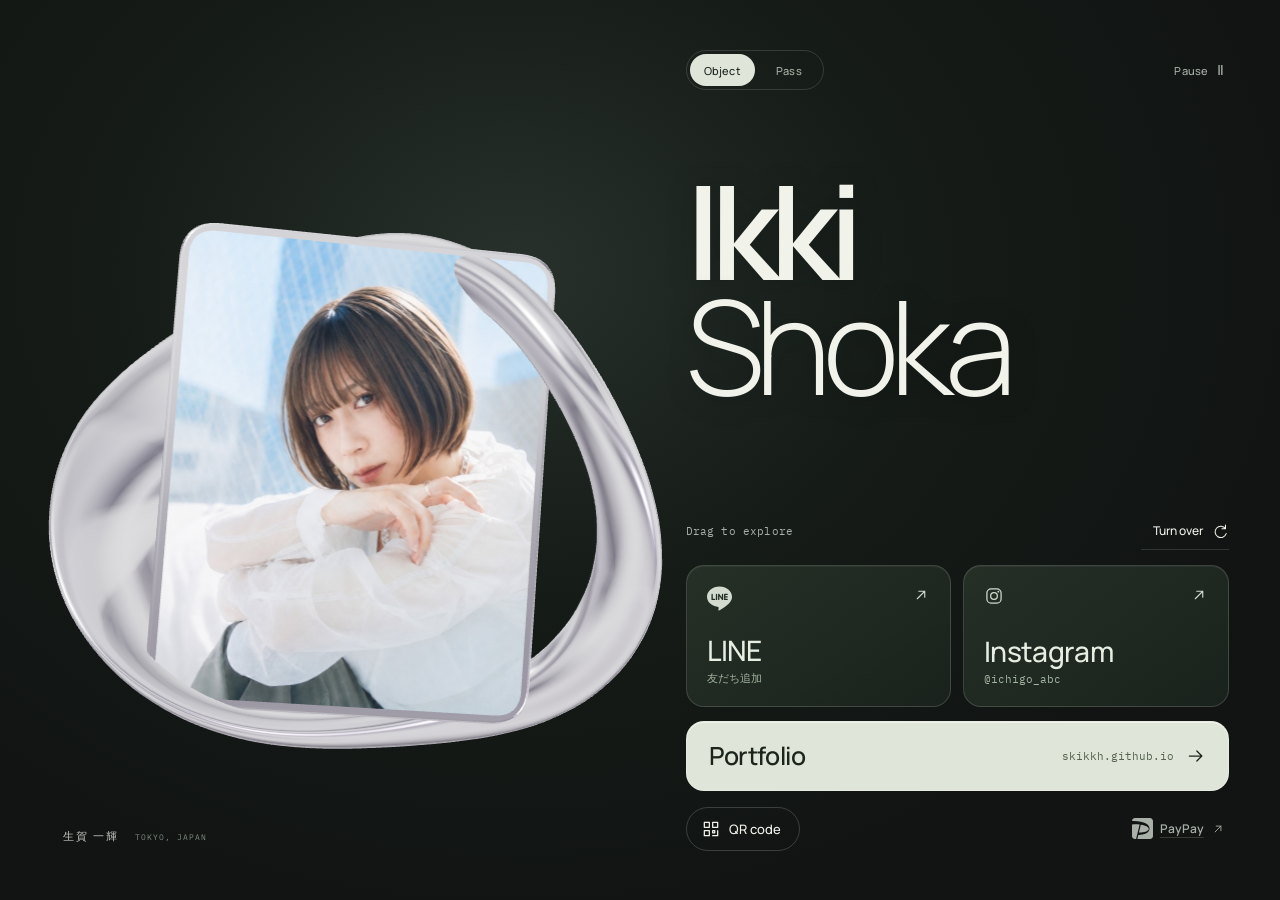
<file: links/preview/index.html>
<!doctype html>
<html lang="en" data-view="object">
  <head>
    <meta charset="utf-8" />
    <meta name="viewport" content="width=device-width, initial-scale=1, viewport-fit=cover" />
    <title>Ikki Shoka — Contact</title>
    <meta name="description" content="生賀 一輝（Ikki Shoka）の連絡先ページ。LINE と Instagram をワンタップで開けます。ポートフォリオへもこちらから。" />
    <link rel="canonical" href="https://skikkh.github.io/links/" />
    <meta name="theme-color" content="#111413" />
    <meta name="color-scheme" content="light" />
    <link rel="icon" type="image/svg+xml" href="/favicon.svg" />
    <meta property="og:type" content="website" />
    <meta property="og:site_name" content="Ikki Shoka" />
    <meta property="og:url" content="https://skikkh.github.io/links/" />
    <meta property="og:title" content="Ikki Shoka — Contact" />
    <meta property="og:description" content="生賀 一輝（Ikki Shoka）の連絡先。LINE・Instagram・ポートフォリオへ。" />
    <meta property="og:image" content="https://skikkh.github.io/assets/og-21060953f1.jpg" />
    <meta property="og:image:width" content="1200" />
    <meta property="og:image:height" content="630" />
    <meta name="twitter:card" content="summary_large_image" />
    <meta name="twitter:title" content="Ikki Shoka — Contact" />
    <meta name="twitter:description" content="生賀 一輝（Ikki Shoka）の連絡先。LINE・Instagram・ポートフォリオへ。" />
    <meta name="twitter:image" content="https://skikkh.github.io/assets/og-21060953f1.jpg" />
    <script>document.documentElement.dataset.view = new URLSearchParams(location.search).get('view') === 'pass' ? 'pass' : 'object';</script>
    <script type="module" crossorigin src="/assets/links-CtBcBXQh.js"></script>
    <link rel="modulepreload" crossorigin href="/assets/modulepreload-polyfill-P2Xu9kJm.js">
    <link rel="modulepreload" crossorigin href="/assets/preload-helper-BLdHbfdN.js">
    <link rel="stylesheet" crossorigin href="/assets/links-D9hib2lM.css">
  </head>
  <body>
    <main class="stage">
      <article class="pass" aria-labelledby="name">
        <div class="design-tools" hidden>
          <div class="view-switch" role="group" aria-label="Appearance">
            <button type="button" data-view-choice="object" aria-pressed="true">Object</button>
            <button type="button" data-view-choice="pass" aria-pressed="false">Pass</button>
          </div>
          <button class="motion-switch" id="contact-motion" type="button" aria-label="Pause motion" aria-pressed="false">Pause <span aria-hidden="true">Ⅱ</span></button>
        </div>
        <div class="object-stage" id="object-stage" aria-hidden="true">
          <svg class="object-fallback" viewBox="0 0 500 500" focusable="false">
            <defs>
              <linearGradient id="silver" x1="0" y1="0" x2="1" y2="1"><stop stop-color="#545b58"/><stop offset=".24" stop-color="#f7f6f7"/><stop offset=".41" stop-color="#9b9fa6"/><stop offset=".58" stop-color="#eff0ec"/><stop offset=".76" stop-color="#797d84"/><stop offset="1" stop-color="#dddbe1"/></linearGradient>
              <linearGradient id="silver-edge" x1="0" y1="1" x2="1" y2="0"><stop stop-color="#e1dfe7"/><stop offset=".45" stop-color="#313a39"/><stop offset=".58" stop-color="#e9e8ef"/><stop offset="1" stop-color="#7a7f81"/></linearGradient>
            </defs>
            <path d="M350 93C490 177 406 409 252 421C75 435 57 247 139 134C197 54 270 46 350 93Z" fill="none" stroke="url(#silver-edge)" stroke-width="46"/>
            <path d="M350 93C490 177 406 409 252 421C75 435 57 247 139 134C197 54 270 46 350 93Z" fill="none" stroke="url(#silver)" stroke-width="33"/>
          </svg>
        </div>
        <h1 class="name" id="name"><span class="name__first">Ikki</span> <span class="name__last">Shoka</span></h1>

        <div class="edge">
          <p class="edge__ja" lang="ja">生賀 一輝</p>
          <p class="edge__city">Tokyo, Japan</p>
        </div>

        <figure class="portrait">
          <img class="portrait-photo" src="/assets/portrait-photo-20261101.jpg" width="1024" height="1024" alt="Ikki Shoka, dressed in white, leaning on folded arms against a pale blue background" fetchpriority="high" decoding="async" />
          <img class="portrait-qr" src="/assets/contact-qr.svg" width="370" height="370" alt="QR code for https://skikkh.github.io/links/" hidden />
        </figure>

        <div class="object-actions" hidden>
          <p class="object-hint" id="object-hint">Portrait / QR</p>
          <button type="button" id="object-flip" aria-pressed="false">Turn over <svg class="icon" viewBox="0 0 24 24" aria-hidden="true"><path d="M19 8a8 8 0 1 0 1 7M19 3v5h-5"/></svg></button>
        </div>

        <nav class="keys" aria-label="Social">
          <a class="key" href="https://line.me/ti/p/fcYeCTGAGG" rel="noopener noreferrer">
            <svg class="brand-mark brand-line key__icon" viewBox="0 0 24 24" aria-hidden="true" focusable="false"><path d="M19.365 9.863c.349 0 .63.285.63.631 0 .345-.281.63-.63.63H17.61v1.125h1.755c.349 0 .63.283.63.63 0 .344-.281.629-.63.629h-2.386c-.345 0-.627-.285-.627-.629V8.108c0-.345.282-.63.63-.63h2.386c.346 0 .627.285.627.63 0 .349-.281.63-.63.63H17.61v1.125h1.755zm-3.855 3.016c0 .27-.174.51-.432.596-.064.021-.133.031-.199.031-.211 0-.391-.09-.51-.25l-2.443-3.317v2.94c0 .344-.279.629-.631.629-.346 0-.626-.285-.626-.629V8.108c0-.27.173-.51.43-.595.06-.023.136-.033.194-.033.195 0 .375.104.495.254l2.462 3.33V8.108c0-.345.282-.63.63-.63.345 0 .63.285.63.63v4.771zm-5.741 0c0 .344-.282.629-.631.629-.345 0-.627-.285-.627-.629V8.108c0-.345.282-.63.63-.63.346 0 .628.285.628.63v4.771zm-2.466.629H4.917c-.345 0-.63-.285-.63-.629V8.108c0-.345.285-.63.63-.63.348 0 .63.285.63.63v4.141h1.756c.348 0 .629.283.629.63 0 .344-.282.629-.629.629M24 10.314C24 4.943 18.615.572 12 .572S0 4.943 0 10.314c0 4.811 4.27 8.842 10.035 9.608.391.082.923.258 1.058.59.12.301.079.766.038 1.08l-.164 1.02c-.045.301-.24 1.186 1.049.645 1.291-.539 6.916-4.078 9.436-6.975C23.176 14.393 24 12.458 24 10.314" /></svg>
            <svg class="icon key__arrow" viewBox="0 0 24 24" aria-hidden="true" focusable="false"><path d="M7 17 17 7M9 7h8v8" /></svg>
            <span class="key__label">LINE</span>
            <span class="key__hint" lang="ja">友だち追加</span>
          </a>
          <a class="key" href="https://www.instagram.com/ichigo_abc/" rel="noopener noreferrer">
            <svg class="icon key__icon" viewBox="0 0 24 24" aria-hidden="true" focusable="false"><rect x="3.5" y="3.5" width="17" height="17" rx="5" /><circle cx="12" cy="12" r="4" /><circle class="fill" cx="17.2" cy="6.8" r="1.1" /></svg>
            <svg class="icon key__arrow" viewBox="0 0 24 24" aria-hidden="true" focusable="false"><path d="M7 17 17 7M9 7h8v8" /></svg>
            <span class="key__label">Instagram</span>
            <span class="key__hint">@ichigo_abc</span>
          </a>
        </nav>

        <a class="folio" href="/">
          <span class="folio__label">Portfolio</span>
          <span class="folio__hint">skikkh.github.io</span>
          <svg class="icon folio__arrow" viewBox="0 0 24 24" aria-hidden="true" focusable="false"><path d="M4 12h15M13 6l6 6-6 6" /></svg>
        </a>

        <div class="foot">
          <button class="qr-open" id="qr-open" type="button" aria-haspopup="dialog" aria-controls="qr-dialog" hidden>
            <svg class="icon" viewBox="0 0 24 24" aria-hidden="true" focusable="false"><path d="M4 4h6v6H4zM14 4h6v6h-6zM4 14h6v6H4zM14 14h2.5v2.5H14zM20 14v6h-6" /></svg>
            QR code
          </button>
          <a class="paypay" id="paypay-link" rel="noopener noreferrer" hidden>
            <svg class="brand-mark brand-paypay" viewBox="0 0 30.04 30.01" aria-hidden="true" focusable="false"><rect class="logo-paper" width="30.04" height="30.01" rx="4.4"/><path fill-rule="evenodd" clip-rule="evenodd" d="M25.591 -0.000305176H4.44085C2.07858 -0.000305176 0.137807 1.86862 0.0118706 4.19895C17.7193 3.69899 26.3326 9.8553 24.9804 15.9921C23.7625 21.518 18.1446 23.6365 9.01526 24.3322L7.64989 30.0072H25.591C28.0329 30.0072 30.031 28.0107 30.031 25.5706V4.43665C30.031 1.99658 28.0329 -0.000305176 25.591 -0.000305176ZM23.9105 16.0192C24.6144 13.1529 19.99 10.5014 12.5835 9.50025L9.89471 20.6769C16.1021 20.9706 23.1532 19.1033 23.9105 16.0192ZM5.84862 30.0076H4.44042C1.99845 30.0076 0 28.0107 0 25.5706V9.39051C3.98502 8.988 7.70163 8.99605 10.9611 9.31297L5.84862 30.0076Z" /></svg>
            PayPay
            <svg class="icon" viewBox="0 0 24 24" aria-hidden="true" focusable="false"><path d="M7 17 17 7M9 7h8v8" /></svg>
          </a>
        </div>
      </article>
    </main>

    <dialog class="qr" id="qr-dialog" aria-labelledby="qr-title" aria-describedby="qr-note">
      <h2 class="qr__title" id="qr-title">Scan to open this page</h2>
      <p class="qr__note" id="qr-note" lang="ja">スマートフォンのカメラで読み取ると、このページが開きます。</p>
      <div class="qr__code">
        <img src="/assets/contact-qr.svg" width="240" height="240" alt="QR code for https://skikkh.github.io/links/" decoding="async" />
      </div>
      <p class="qr__url" id="qr-url">https://skikkh.github.io/links/</p>
      <form class="qr__actions" method="dialog">
        <button class="btn btn--ink" id="qr-copy" type="button">Copy link</button>
        <button class="btn" type="submit">Close</button>
      </form>
      <p class="qr__status" id="qr-status" role="status" aria-live="polite"></p>
    </dialog>
  </body>
</html>
</file>
<file: assets/main-CbAWaI54.css>
@font-face{font-family:Profile Serif;font-style:normal;font-weight:500;font-display:swap;src:url(/assets/cormorant-garamond-latin-500-normal-BsRWmXhO.woff2)format("woff2")}@font-face{font-family:Profile Serif;font-style:italic;font-weight:500;font-display:swap;src:url(/assets/cormorant-garamond-latin-500-italic-Y14P-dkT.woff2)format("woff2")}@font-face{font-family:Profile Mono;font-style:normal;font-weight:400;font-display:swap;src:url(/assets/ibm-plex-mono-latin-400-normal-DMJ8VG8y.woff2)format("woff2")}@font-face{font-family:Profile Mincho;font-style:normal;font-weight:400;font-display:swap;src:url(/assets/shippori-site-BkV0NcC5.woff)format("woff")}:root{--font-display:"Profile Serif","Cormorant Garamond",Garamond,"Times New Roman",serif;--font-serif:"Profile Serif","Cormorant Garamond",Garamond,"Times New Roman",serif;--font-mono:"Profile Mono","IBM Plex Mono",ui-monospace,Menlo,monospace;--font-mincho:"Profile Mincho","Shippori Mincho","Hiragino Mincho ProN","Hiragino Mincho Pro","Yu Mincho",YuMincho,serif;--night:#111114;--night-ink:#efede6;--night-muted:#aeaca3;--night-rule:#efede638;--paper:#f8f7f2;--ink:#1c1c16;--ink-muted:#5d5c53;--rule:#1c1c162b;--pad:clamp(20px,5.2vw,84px);--gap:clamp(14px,1.8vw,28px);--cols:repeat(12,minmax(0,1fr))}*{box-sizing:border-box}html{scroll-behavior:smooth;-webkit-text-size-adjust:100%;scroll-padding-top:20px}body{isolation:isolate;background:var(--scene-background,var(--night));color:var(--night-ink);font:400 16px/2 var(--font-mincho);letter-spacing:.03em;font-synthesis:none;font-kerning:normal;-webkit-font-smoothing:antialiased;margin:0}[lang=en]{font-family:var(--font-serif);letter-spacing:0}h1,h2,h3,h4,p{margin:0;font-weight:400}p{text-wrap:pretty}a{color:inherit;text-decoration:none}img{max-width:100%;height:auto;display:block}button{font:inherit;color:inherit;cursor:pointer;border:0}button:disabled{cursor:default}a,button{-webkit-tap-highlight-color:transparent;touch-action:manipulation;transition:color .25s,background .25s,border-color .25s,opacity .25s}:focus-visible{outline-offset:5px;outline:2px solid}.ui-icon{vertical-align:-.12em;flex-shrink:0;width:1em;height:1em;display:inline-block}.skip{z-index:50;background:var(--paper);color:var(--ink);padding:12px 20px;position:fixed;top:10px;left:10px;transform:translateY(-180%)}.skip:focus{transform:none}.label{font:400 11px/1.6 var(--font-mono);letter-spacing:.08em;text-transform:uppercase}.mobile-break{display:none}body>.sculpture{z-index:0;pointer-events:none;width:100%;height:100svh;position:fixed;inset:0;overflow:hidden}body>main{z-index:2;position:relative}body>footer{z-index:1;position:relative}#scene{isolation:isolate;width:100%;height:100%;position:relative}#scene canvas,#scene .fallback{width:100%;height:100%;position:absolute;inset:0}#scene canvas{z-index:2;pointer-events:none}#scene .fallback{opacity:.15}.scroll-media{object-fit:cover;object-position:center;pointer-events:none;z-index:1;width:100%;height:100%;transform:translate3d(calc(var(--drift-x,0)*-16px),calc(var(--drift-y,0)*-10px),0) scale(1.03);transition:transform 1.4s cubic-bezier(.22,1,.36,1),opacity .6s,filter .6s;display:block;position:absolute;inset:0}.scroll-media[hidden],body[data-backdrop=film] #scene,body[data-backdrop=still] #scene{display:none}body[data-finish=satin] .scroll-media{filter:sepia(.5)saturate(1.5)hue-rotate(275deg)contrast(.94)}body[data-scene-paused=true]:not([data-chapter=intro]) #scene{opacity:.12!important}body[data-scene-paused=true]:not([data-chapter=intro]) .scroll-media{opacity:.35}.scroll-progress{z-index:30;transform-origin:0;pointer-events:none;background:#a9a493;width:100%;height:2px;position:fixed;top:0;left:0;transform:scaleX(0)}.scroll-reveal{transition:transform 1s cubic-bezier(.22,1,.36,1);transform:translateY(28px)}.scroll-reveal.is-visible,body[data-scene-paused=true] .scroll-reveal{transform:none}body[data-scene-paused=true] .scroll-reveal{transition:none}.hero{min-height:100svh;padding:24px var(--pad) 26px;background:linear-gradient(#09090ba8,#09090b1f 30%,#09090b00 50%,#09090b2e 66%,#09090bc7 88%);grid-template:"meta meta""name verse"".verse"". ."1fr"copy copy""foot foot"/minmax(0,1fr) auto;column-gap:20px;display:grid;position:relative}.hero-meta{color:var(--night-muted);border-bottom:1px solid var(--night-rule);grid-area:meta;justify-content:space-between;gap:20px;padding-bottom:14px;display:flex}.hero-name{grid-area:name;padding-top:clamp(28px,5vh,56px)}.hero-role{color:var(--night-muted);margin-bottom:14px}.hero h1{font:500 clamp(42px,13vw,64px)/.94 var(--font-display);letter-spacing:-.005em;white-space:nowrap}.hero h1 em{font-style:italic}.hero-jpname{letter-spacing:.42em;color:var(--night-ink);margin-top:14px;font-size:15px;line-height:1.6}.hero-verse{writing-mode:vertical-rl;letter-spacing:.32em;color:var(--night-ink);white-space:nowrap;grid-area:verse;justify-self:end;margin-top:clamp(30px,5vh,58px);font-size:15px;line-height:2}.hero-copy{border-top:1px solid var(--night-rule);grid-area:copy;padding-top:18px}.hero-statement{font:italic 500 clamp(25px,6.6vw,30px)/1.2 var(--font-display)}.intro{font:500 17px/1.5 var(--font-serif);color:var(--night-muted);margin-top:10px}.hero-foot{grid-area:foot;justify-content:space-between;align-items:flex-end;gap:16px;padding-top:22px;display:flex}.round-link{border-bottom:1px solid var(--night-rule);justify-content:space-between;align-items:center;gap:28px;min-width:150px;min-height:40px;padding:10px 0;display:flex}.round-link [lang=en]{font:inherit}.round-link .ui-icon{transition:transform .3s}.round-link:hover .ui-icon{transform:translateY(4px)}.scene-controls{z-index:5;align-items:center;gap:18px;display:flex}.scene-controls>div{gap:8px;display:flex}.scene-hint{font:400 11px/1.4 var(--font-mono);letter-spacing:.06em;color:var(--night-muted);display:none}.scene-controls button{min-height:40px;font:400 11px/1 var(--font-mono);letter-spacing:.06em;background:#09090b59;border:1px solid #efede65c;border-radius:999px;align-items:center;gap:8px;padding:8px 15px;display:inline-flex}.scene-controls button:disabled{opacity:.45}.scene-controls button:hover:not(:disabled){background:var(--night-ink);color:var(--night)}.scene-controls .ui-icon{width:13px;height:13px}#motion{flex:none;justify-content:center;width:40px;padding:0}#motion .ui-icon{width:14px;height:14px}#motion .icon-play,#motion[aria-pressed=true] .icon-pause{display:none}#motion[aria-pressed=true] .icon-play{display:block}body:not([data-chapter=intro]) .scene-controls{z-index:40;gap:0;position:fixed;bottom:20px;right:20px}body:not([data-chapter=intro]) .scene-controls #material,body:not([data-chapter=intro]) .scene-hint{display:none}body:not([data-chapter=intro]) #motion{width:42px;height:42px;color:var(--paper);-webkit-backdrop-filter:blur(8px);backdrop-filter:blur(8px);background:#1c1c16e6;border-color:#f8f7f266}body[data-chapter=contact] .scene-controls{visibility:hidden;pointer-events:none}.hero-award{padding:22px var(--pad);border-top:1px solid var(--night-rule);color:var(--night-ink);background:#09090bb3;align-items:center;gap:16px;display:flex}.credential-mark{width:24px;height:24px;color:var(--night-muted);flex:0 0 24px}.credential-copy{min-width:0;font:500 18px/1.3 var(--font-serif)}.credential-copy>span{display:block}.credential-copy strong{white-space:nowrap;font-style:italic;font-weight:500}.credential-copy small{font:400 11px/1.5 var(--font-mono);letter-spacing:.06em;color:var(--night-muted);margin-top:4px;display:block}.hero-award>a{border-bottom:1px solid var(--night-rule);font:400 11px/1.4 var(--font-mono);letter-spacing:.06em;white-space:nowrap;margin-left:auto;padding:8px 0}.chapter{border-top:1px solid var(--rule);grid-template-columns:auto minmax(0,1fr);gap:22px 18px;padding-top:16px;display:grid}.chapter-no{font:italic 500 clamp(64px,18vw,84px)/.82 var(--font-display);letter-spacing:-.01em}.chapter .label{color:var(--ink-muted);margin-bottom:12px}.chapter-en{font:italic 500 19px/1.4 var(--font-serif);color:var(--ink-muted);margin-top:10px}.chapter-jp{color:var(--ink-muted);grid-column:1/-1;font-size:15px;line-height:2}.work{background:var(--paper);color:var(--ink);padding:56px var(--pad) 84px}.project-visual{outline:1px solid var(--rule);background:#ecebe4;display:block;position:relative;overflow:hidden}.project-visual img{aspect-ratio:1.3;object-fit:cover;object-position:left top;width:100%;transition:transform 1.1s cubic-bezier(.2,.8,.2,1)}.project-visual:hover img{transform:scale(1.03)}.visit-circle{background:var(--ink);width:42px;height:42px;color:var(--paper);border-radius:50%;place-items:center;font-size:16px;transition:transform .4s;display:grid;position:absolute;bottom:14px;right:14px}.project-visual:hover .visit-circle{transform:rotate(45deg)}.project-info{padding-top:18px}.project-number{color:var(--ink-muted);margin-bottom:8px}.project-info h3{letter-spacing:.06em;font-feature-settings:"palt";font-size:23px;line-height:1.5}.project-info>p:not(.project-number){color:var(--ink-muted);margin-top:10px;font-size:15px;line-height:2}.project-links{flex-wrap:wrap;gap:6px 22px;margin-top:16px;display:flex}.project-links a{border-bottom:1px solid var(--rule);padding:6px 0}.project-links a:hover,.text-link:hover,.more-writing a:hover{border-color:currentColor}.project-main{margin:48px calc(var(--pad)*-1) 0}.project-main .project-visual{outline:0}.project-main .project-info{padding-inline:var(--pad)}.project-grid{gap:56px;margin-top:64px;display:grid}.project-security{width:84%;margin-left:auto}.project-security .project-visual img{aspect-ratio:.86}.project-grid-new .project-visual img{aspect-ratio:auto}.project-grid-new h3{font:500 38px/1.15 var(--font-display);letter-spacing:0}.project-kikkake{width:90%;margin-left:auto}@media (width>=651px){.project-grid.project-grid-new{row-gap:72px}.project-open-weights{grid-column:1/10}.project-profia{grid-column:1/8}.project-kikkake{grid-column:8/-1;width:auto;margin-top:100px}}.text-link{border-bottom:1px solid var(--rule);align-items:center;gap:30px;padding:10px 0;display:inline-flex}.work-all{width:max-content;margin:56px 0 0 auto;display:flex}.about{color:var(--ink)}.about-opening{min-height:min(88svh,760px);padding:28px var(--pad) 44px;color:var(--night-ink);background:linear-gradient(#09090b80,#09090b14 32% 62%,#09090b9e);grid-template-rows:auto 1fr auto;grid-template-columns:auto minmax(0,1fr);column-gap:20px;display:grid}.chapter-mark{border-top:1px solid var(--night-rule);grid-column:1/-1;align-items:flex-end;gap:18px;padding-top:16px;display:flex}.chapter-mark .label{color:var(--night-muted);padding-bottom:6px}.about-opening h2{font:italic 500 clamp(34px,9.6vw,44px)/1.08 var(--font-display);grid-area:3/1/auto/-1;align-self:end;margin-top:36px}.about-lead{writing-mode:vertical-rl;letter-spacing:.24em;white-space:nowrap;grid-area:2/1;justify-self:start;margin-top:36px;font-size:clamp(18px,4.8vw,20px);line-height:2.1}.about-sheet{background:var(--paper);padding:64px var(--pad) 84px}.about-grid{gap:44px;display:grid}.about-signature{border-bottom:1px solid var(--rule);padding-bottom:30px}.profile-eyebrow,.about-caption{color:var(--ink-muted)}.nameplate{margin:22px 0 18px}.nameplate strong{letter-spacing:.38em;font-size:18px;font-weight:400;line-height:1.6;display:block}.nameplate span{font:italic 500 46px/1 var(--font-display);margin-top:6px;display:block}.expertise{color:var(--ink-muted);flex-wrap:wrap;gap:4px 18px;margin:24px 0 0;padding:0;list-style:none;display:flex}.stack-details{color:var(--ink-muted);margin-top:12px}.stack-details summary{cursor:pointer;justify-content:space-between;align-items:center;gap:12px;min-height:44px;list-style:none;display:flex}.stack-details summary::-webkit-details-marker{display:none}.stack-details summary:focus-visible{outline-offset:3px;outline:2px solid}.stack-details summary .ui-icon{flex:none;width:12px;height:12px}.stack-details[open] .stack-plus{display:none}.stack-list{margin:0 0 12px;padding:0;list-style:none}.stack-list li{border-bottom:1px solid var(--rule);padding:7px 0;line-height:1.7}@media (width>=651px) and (width<=1050px){.stack-details{grid-column:2}}.profile-jp p{letter-spacing:.05em;font-size:15.5px;line-height:2.1}.profile-jp p+p{margin-top:1.15em}.profile-en{border-top:1px solid var(--rule);padding-top:30px}.profile-en p+p{margin-top:.9em}.career,.certifications{border-top:1px solid var(--ink);gap:22px;margin-top:84px;padding-top:16px;display:grid}.career-label,.certifications-label{color:var(--ink-muted)}.certifications-label{letter-spacing:.24em;font-size:13px}.career ol,.certification-list{margin:0;padding:0;list-style:none}.career li{border-bottom:1px solid var(--rule);gap:6px;padding:22px 0;display:grid}.career-date{color:var(--ink-muted)}.career h3{font:500 26px/1.15 var(--font-display)}.career li p{font:italic 500 17px/1.45 var(--font-serif);color:var(--ink-muted);margin-top:4px}.career li div>span{margin-top:8px;font-size:15px;line-height:1.95;display:block}.certifications-intro h3{font:500 34px/1.1 var(--font-display);margin:12px 0 14px}.certifications-intro>p:not(.certifications-label){color:var(--ink-muted);font-size:14px;line-height:1.9}.certifications-intro>p [lang=en]{font-size:17px}.certifications-intro>a{border-bottom:1px solid var(--rule);letter-spacing:.06em;align-items:center;gap:8px;margin-top:14px;padding:6px 0;font-size:13px;display:inline-flex}.certification-list li{border-bottom:1px solid var(--rule);justify-content:space-between;align-items:baseline;gap:20px;padding:16px 0;display:flex}.certification-list h4{font:500 21px/1.35 var(--font-serif)}.certification-list li>span{letter-spacing:.12em;color:var(--ink-muted);flex:none;font-size:13px}.certification-list h4 a{border-bottom:1px solid var(--rule);display:inline-block}.certification-list h4 a:hover{border-color:currentColor}.certification-list h4 a:focus-visible{outline-offset:4px;outline:2px solid}.certification-list h4 .ui-icon{width:14px;height:14px;margin-left:4px}.certification-award p{font:400 11px/1.6 var(--font-mono);letter-spacing:.06em;text-transform:uppercase;color:var(--ink-muted);margin-top:4px}.notes{color:var(--night-ink);padding:120px var(--pad) 84px;background:linear-gradient(#09090b33,#09090bb8 340px,#09090bd6)}.notes .chapter{border-color:var(--night-rule)}.notes .chapter .label,.notes .chapter-jp{color:var(--night-muted)}.notes .chapter-jp{margin-top:16px}.publication{gap:30px;margin-top:64px;padding-bottom:56px;display:grid}.book-art{place-items:center;padding:28px 0;display:grid}.real-book{width:auto;height:clamp(240px,62vw,300px);transition:transform .6s;transform:rotate(-4deg);box-shadow:14px 22px 40px #0000008c}.publication:hover .real-book{transform:rotate(-1.5deg)translateY(-4px)}.publication .project-number{color:var(--night-muted)}.publication-copy h3{letter-spacing:.06em;font-feature-settings:"palt";margin:14px 0 18px;font-size:clamp(22px,6vw,32px);line-height:1.65}.publication-copy>p:not(.project-number){font-size:15px;line-height:2}.publication-copy .publication-note{color:var(--night-muted);margin-top:14px;font-size:13px;line-height:1.95}.publication .text-link{border-color:var(--night-rule);margin-top:22px}.publication:hover .text-link{border-color:currentColor}.writing-list{border-top:1px solid var(--night-rule)}.writing-list>a{border-bottom:1px solid var(--night-rule);grid-template-columns:minmax(0,1fr) 20px;align-items:center;gap:8px 16px;padding:22px 0;transition:padding .35s,color .35s;display:grid}.writing-kind{color:var(--night-muted);grid-column:1/-1}.writing-list h3{letter-spacing:.04em;font-size:17px;line-height:1.75}.writing-list p{color:var(--night-muted);margin-top:4px;font-size:13px;line-height:1.8}.writing-list>a>span:last-child{font-size:18px}.writing-list>a:hover{color:#fff}.more-writing{flex-wrap:wrap;justify-content:flex-end;gap:10px 28px;margin-top:28px;display:flex}.more-writing a{border-bottom:1px solid var(--night-rule);padding:6px 0}.contact{background:var(--paper);color:var(--ink);padding:84px var(--pad) 72px}.contact-layout{gap:48px;display:grid}.contact-intro{border-top:1px solid var(--ink);padding-top:16px}.contact-intro .chapter-no{margin-bottom:22px}.contact-intro .label{color:var(--ink-muted)}.contact h2{font:500 clamp(42px,12vw,56px)/1 var(--font-display);margin-top:14px}.contact-intro>p:last-child{margin-top:20px;font-size:15.5px;line-height:2}.social-links{border-top:1px solid var(--rule)}.social-link{border-bottom:1px solid var(--rule);grid-template-columns:minmax(0,1fr) 32px;gap:6px 16px;padding:24px 0;display:grid}.social-platform{color:var(--ink-muted);grid-column:1}.social-name{font:500 clamp(32px,9vw,46px)/1.1 var(--font-display);overflow-wrap:anywhere;grid-column:1}.social-description{color:var(--ink-muted);grid-column:1;font-size:14px;line-height:1.8}.social-arrow{grid-area:1/2/4;place-self:center end;font-size:22px;transition:transform .3s}.social-link:hover .social-arrow{transform:translate(3px,-3px)}footer{padding:20px var(--pad);background:var(--paper);color:var(--ink);border-top:1px solid var(--rule);flex-wrap:wrap;justify-content:space-between;align-items:center;gap:12px;display:flex}.footer-name{align-items:center;gap:10px;min-height:44px;display:inline-flex}.footer-name,footer>div>span{font:500 14px/1.4 var(--font-display);letter-spacing:0}.footer-name .ui-icon{width:14px;height:14px}footer>div{flex-wrap:wrap;align-items:center;gap:10px 24px;min-height:44px;display:flex}footer>div>span{text-transform:none;color:var(--ink-muted)}.disclosure{border-top:1px solid var(--rule);width:100%;color:var(--ink-muted);padding-top:16px;font-size:12px;line-height:1.9}@media (width<=650px){.hero-foot{gap:12px}.round-link{flex-shrink:0;gap:8px;width:clamp(100px,28vw,150px);min-width:0;font-size:10px}.mobile-break{display:block}.hero-award{flex-wrap:wrap}.hero-award>a{margin-left:40px}.scene-controls button{padding-inline:12px}}@media (width>=651px){.hero h1{font-size:clamp(64px,9vw,84px)}.hero-verse{font-size:16px}.hero-copy{grid-template-columns:minmax(0,1fr) minmax(0,1fr);align-items:end;gap:24px;display:grid}.hero-statement{font-size:clamp(28px,3.8vw,34px)}.intro{margin-top:0;font-size:18px}.scene-hint{display:inline}.chapter{grid-template-columns:var(--cols);column-gap:var(--gap)}.chapter-no{grid-column:1/4;font-size:clamp(84px,11vw,128px)}.chapter-title{grid-column:4/-1}.chapter h2{font-size:clamp(46px,6vw,62px)}.chapter-jp{grid-column:4/-1;font-size:16px}.work{padding:84px var(--pad) 110px}.project-main{margin:64px 0 0}.project-main .project-visual{outline:1px solid var(--rule)}.project-main .project-visual img{aspect-ratio:1.55}.project-main .project-info{column-gap:var(--gap);grid-template-columns:minmax(0,1fr) minmax(0,1.3fr);grid-template-areas:"num text""title text"".links";padding-inline:0;display:grid}.project-main .project-number{grid-area:num}.project-main .project-info>h3{grid-area:title}.project-main .project-info>p:not(.project-number){grid-area:text;margin-top:0}.project-main .project-links{grid-area:links}.project-grid{grid-template-columns:var(--cols);column-gap:var(--gap);align-items:start;row-gap:0;margin-top:96px}.project-nonbei{grid-column:1/9}.project-security{grid-column:7/-1;width:auto;margin-top:72px}.project-security .project-visual img{aspect-ratio:1.2}.about-opening{min-height:min(80svh,820px);padding-top:36px;padding-bottom:56px}.chapter-mark .chapter-no{font-size:clamp(84px,11vw,128px)}.about-opening h2{font-size:clamp(46px,6vw,64px)}.about-lead{font-size:22px}.about-sheet{padding:84px var(--pad) 110px}.about-grid{grid-template-columns:var(--cols);column-gap:var(--gap);row-gap:48px}.about-signature{column-gap:var(--gap);grid-column:1/-1;grid-template-columns:minmax(0,1fr) minmax(0,1fr);align-items:end;display:grid}.about-signature .expertise{justify-content:flex-end;margin-top:0}.profile-jp{grid-column:1/7}.profile-en{border-top:0;grid-column:7/-1;padding-top:0}.profile-jp p{font-size:16px}.profile-en p{font-size:19px}.career,.certifications{grid-template-columns:var(--cols);column-gap:var(--gap);margin-top:110px}.career-label,.certifications-intro{grid-column:1/4}.career ol,.certification-list{grid-column:4/-1}.career li{column-gap:var(--gap);grid-template-columns:150px minmax(0,1fr)}.career-date{padding-top:6px}.notes{padding:160px var(--pad) 110px}.publication{grid-template-columns:var(--cols);column-gap:var(--gap);align-items:center;margin-top:84px;padding-bottom:84px}.book-art{grid-column:1/6}.publication-copy{grid-column:7/-1}.real-book{height:clamp(280px,32vw,380px)}.writing-list>a{grid-template-columns:150px minmax(0,1fr) 24px;gap:24px;padding:26px 0}.writing-kind{grid-column:auto}.writing-list h3{font-size:19px}.writing-list>a:hover{padding-left:10px}.contact{padding:110px var(--pad) 96px}.contact-layout{grid-template-columns:var(--cols);column-gap:var(--gap)}.contact-intro{grid-column:1/7}.social-links{grid-column:7/-1;margin-top:16px}.contact h2{font-size:clamp(52px,6.4vw,84px)}}@media (width>=1051px) and (orientation:landscape){.hero{padding:26px var(--pad) 30px;background:linear-gradient(90deg,#09090b9e,#09090b33 38%,#09090b00 56%),linear-gradient(#09090b00 70%,#09090b80);grid-template:"meta meta""verse."1fr"name.""copy.""foot foot"/minmax(0,min(36vw,600px)) minmax(0,1fr)}.hero-verse{align-self:center;margin:0 4px 0 0;font-size:16px}.hero-name{padding-top:24px}.hero h1{font-size:clamp(68px,6.6vw,108px)}.hero-copy{margin-top:34px;display:block}.hero-statement{font-size:clamp(28px,2.3vw,36px)}.intro{margin-top:10px}}@media (width>=1051px){.chapter-no,.chapter-mark .chapter-no{font-size:clamp(110px,10vw,156px)}.chapter-title{grid-column:4/10}.chapter h2{font-size:clamp(56px,4.8vw,76px)}.work .chapter-jp{writing-mode:vertical-rl;letter-spacing:.2em;white-space:nowrap;grid-area:1/11/auto/-1;justify-self:end;line-height:2.1}.work{padding:120px var(--pad) 150px}.project-main{grid-template-columns:var(--cols);column-gap:var(--gap);align-items:end;margin-top:110px;display:grid}.project-main .project-visual{grid-area:1/4/auto/-1}.project-main .project-visual img{aspect-ratio:1.6}.project-main .project-info{grid-area:1/1/auto/4;padding:0 8px 0 0;display:block}.project-main .project-info>p:not(.project-number){margin-top:12px}.project-grid{margin-top:150px}.project-nonbei{grid-column:1/8}.project-nonbei .project-info{width:min(72%,520px);margin-left:auto}.project-security{grid-column:9/-1;margin-top:clamp(160px,15vw,260px)}.project-security .project-visual img{aspect-ratio:.84}.work-all{margin-top:90px}.about-opening{grid-template-columns:var(--cols);column-gap:var(--gap);min-height:min(92svh,900px);padding:44px var(--pad) 72px;background:linear-gradient(90deg,#09090b99,#09090b1f 46%,#09090b00 62%)}.about-opening h2{grid-column:1/7;font-size:clamp(56px,5vw,80px)}.about-lead{grid-area:2/7/4/9;place-self:center start;margin:0;font-size:24px}.about-sheet{padding:130px var(--pad) 150px}.about-grid{row-gap:0}.about-signature{border:0;grid-column:1/4;padding:0;display:block}.about-signature .expertise{border-top:1px solid var(--rule);margin-top:34px;display:block}.expertise li{border-bottom:1px solid var(--rule);padding:7px 0}.nameplate span{font-size:clamp(48px,4.2vw,62px)}.profile-jp{grid-column:4/8}.profile-en{grid-column:9/-1}.profile-en p{font-size:20px}.career,.certifications{margin-top:150px}.career li{grid-template-columns:200px minmax(0,1fr)}.career li>div{column-gap:var(--gap);grid-template-columns:minmax(0,1fr) minmax(0,1fr);display:grid}.career li div>span{grid-area:1/2/3;margin-top:4px}.career h3{font-size:30px}.notes{padding:220px var(--pad) 150px}.notes .chapter{border-top:0;padding-top:0}.notes .chapter-no{grid-area:1/6/auto/8;justify-self:end}.notes .chapter-title{border-top:1px solid var(--night-rule);grid-column:8/-1;padding-top:16px}.notes .chapter h2{font-size:clamp(48px,4vw,64px)}.publication{margin-top:130px;padding-bottom:120px}.book-art{grid-column:2/6}.publication-copy{grid-column:7/12}.writing-list{margin-left:calc((100% - 11*var(--gap))/12*3 + 3*var(--gap))}.writing-list>a{grid-template-columns:180px minmax(0,1fr) 24px}.contact{padding:150px var(--pad) 130px}.contact-intro{grid-column:1/6}.social-links{grid-column:7/-1}.social-name{font-size:clamp(40px,3.6vw,56px)}}@media (width>=1800px){main,footer{max-width:1920px;margin-inline:auto}}@media (prefers-reduced-motion:no-preference){.hero-name,.hero-verse{animation:1s cubic-bezier(.22,1,.36,1) both type-arrive}.hero-verse{animation-delay:.12s}}@keyframes type-arrive{0%{transform:translateY(18px)}to{transform:none}}@media (prefers-reduced-motion:reduce){html{scroll-behavior:auto}*,:before,:after{transition:none!important;animation:none!important}.scroll-reveal{transform:none}.scroll-progress{display:none}.scroll-media{transform:none}}@font-face{font-family:Profile Sans;font-style:normal;font-weight:200 800;font-display:swap;src:url(/assets/manrope-latin-wght-normal-DHIcAJRg.woff2)format("woff2")}:root{--font-display:"Profile Sans",Arial,sans-serif;--font-serif:"Profile Sans",Arial,sans-serif;--paper:#e8e9e4;--ink:#171918;--ink-muted:#565b58;--night:#101012;--night-ink:#f0f0eb;--night-muted:#b0b0ad;--rule:#17191830;--pad:clamp(22px,4.2vw,80px);--gap:clamp(20px,3vw,56px);--ease:cubic-bezier(.22,1,.36,1)}body{letter-spacing:0;font-family:Profile Sans,Hiragino Kaku Gothic ProN,Yu Gothic,sans-serif}::selection{color:#171918;background:#c5d8bd}.label{letter-spacing:.06em;font-size:10px}.scroll-progress{background:#bcc9b5}.hero-name{transform:translate3d(0,calc(var(--intro-progress,0)*-72px),0);opacity:calc(1 - var(--intro-progress,0)*.6)}@supports (animation-timeline:view()){@media (prefers-reduced-motion:no-preference){.work-collection .project-visual{animation:linear both work-arrive;animation-timeline:view();animation-range:entry}@keyframes work-arrive{0%{clip-path:inset(9% 0 0);transform:perspective(1100px)translateY(28px)rotateX(6deg)scale(.98)}to{clip-path:inset(0);transform:perspective(1100px)translateY(0)rotateX(0)scale(1)}}body[data-scene-paused=true] .work-collection .project-visual{clip-path:none;animation:none;transform:none}}}@media (prefers-reduced-motion:reduce){.hero-name{opacity:1;transform:none}}.hero{min-height:100svh;padding:26px var(--pad);background:linear-gradient(90deg,#10101290,#0000 68%),linear-gradient(#0000 70%,#101012e8);grid-template:"meta meta""name verse"1fr"copy copy""foot foot"/1.15fr 1fr;gap:24px}.hero-meta{color:var(--night-muted);border:0;padding:0}.hero-name{align-self:center;padding:28px 0}.hero-role{margin-bottom:28px}.hero h1{font:650 clamp(92px,13.4vw,224px)/.83 var(--font-display);letter-spacing:-.085em;text-transform:uppercase;white-space:normal}.hero h1>span{display:block}.hero h1>span+span{margin-top:.13em}.hero-jpname{font:400 14px/1.6 var(--font-mincho);letter-spacing:.32em;margin-top:28px}.hero-verse{font:400 15px/2.4 var(--font-mincho);letter-spacing:.3em;align-self:center;margin:0}.hero-copy{border:0;justify-content:space-between;align-items:end;gap:32px;margin:0;padding-top:16px;display:flex}.hero-statement{font:500 clamp(24px,2.6vw,42px)/1.2 var(--font-display);letter-spacing:-.045em}.intro{font:400 12px/1.8 var(--font-display);color:var(--night-muted);margin:0}.hero-foot{border-top:1px solid var(--night-rule);align-items:center;padding-top:20px}.round-link{border:0;gap:32px;min-width:0;min-height:44px;padding:0}.round-arrow{border:1px solid var(--night-rule);border-radius:50%;place-items:center;width:40px;height:40px;font-size:18px;display:grid}.round-link:hover .round-arrow{background:var(--night-ink);color:var(--night)}.scene-controls button{min-height:44px;font-size:10px}#motion{width:44px}body:not([data-chapter=intro]) #motion{width:44px;height:44px}.hero-award{padding:28px var(--pad);background:var(--night)}.credential-copy{font:400 13px/1.6 var(--font-display)}.credential-copy strong{font-style:normal}.credential-copy small,.hero-award>a{font-size:10px}.work{background:var(--paper);padding:100px var(--pad) 110px}.chapter{grid-template-columns:80px minmax(0,1fr) auto;align-items:start;gap:24px;padding-top:22px}.chapter-no,.chapter-mark .chapter-no{font:400 12px/1.6 var(--font-mono);letter-spacing:0}.chapter-no:before{content:"("}.chapter-no:after{content:")"}.chapter-title{grid-column:2}.chapter-title .label{margin-bottom:32px}.chapter h2{font:600 clamp(64px,8.5vw,140px)/.9 var(--font-display);letter-spacing:-.075em}.heading-count{vertical-align:top;font:400 13px/1.4 var(--font-mono);letter-spacing:0;margin:10px 0 0 16px;display:inline-block}.chapter-en{font:400 13px/1.5 var(--font-display);margin-top:26px}.work .chapter-jp{writing-mode:horizontal-tb;white-space:normal;max-width:300px;font:400 14px/2 var(--font-mincho);letter-spacing:0;grid-area:1/3;align-self:end}.work-collection{gap:100px var(--gap);grid-template-columns:repeat(12,minmax(0,1fr));align-items:start;margin-top:90px;display:grid}.work-collection .project{grid-area:auto/span 6;width:100%;min-width:0;margin:0;display:block}.work-collection .project:nth-child(odd){grid-column:span 7}.work-collection .project:nth-child(2n){grid-column:span 5;margin-top:100px}.work-collection .project:nth-child(3){grid-column:span 5}.work-collection .project:nth-child(4){grid-column:span 7}.work-collection .project:nth-child(6){margin-top:150px}.work-collection .project-visual{aspect-ratio:1.35;background:#d3d6d1;outline:0;place-items:center;padding:clamp(16px,2.2vw,34px);display:grid}.work-collection .project-visual img{aspect-ratio:auto;object-fit:contain;width:100%;height:auto;max-height:100%;transition:transform 1s var(--ease);box-shadow:0 12px 28px #10101218}.work-collection .project-main .project-visual{background:#cad1c8}.work-collection .project-nonbei .project-visual{aspect-ratio:1.05;background:#d9d4cc}.work-collection .project-security .project-visual{aspect-ratio:1.08;background:#cfd5d6}.work-collection .project-open-weights .project-visual{background:#262c30}.work-collection .project-profia .project-visual{background:#ddd4d1}.work-collection .project-kikkake .project-visual{aspect-ratio:1.1;background:#cbd0d5}.work-collection .project-info{border-top:1px solid var(--rule);width:100%;margin:16px 0 0;padding:22px 0 0;display:block}.project-info h3{letter-spacing:-.035em;font:500 clamp(21px,2vw,30px)/1.4 Profile Sans,Hiragino Kaku Gothic ProN,sans-serif}.project-info h3[lang=en]{font:550 clamp(30px,3.1vw,48px)/1.12 var(--font-display);letter-spacing:-.055em}.work-collection .project-info>p:not(.project-number){margin-top:14px;font-size:13px;line-height:1.95}.project-number{font-size:10px}.project-links a{align-items:center;gap:10px;min-height:44px;display:inline-flex}.visit-circle{width:46px;height:46px;font-size:19px}.work-all{margin-top:40px}.text-link{min-height:44px}.work-selected .project:last-child{grid-column:3/11}.work-more{margin-top:70px}.work-more summary{cursor:pointer;letter-spacing:-.035em;align-items:center;gap:20px;min-height:64px;padding:16px 0;font-size:22px;list-style:none;display:flex}.work-more summary::-webkit-details-marker{display:none}.work-more summary .label{color:var(--ink-muted);margin-left:auto}.work-more-icon{font-size:28px;font-weight:300;transition:transform .2s}.work-more[open] .work-more-icon{transform:rotate(45deg)}.work-archive{margin-top:32px}.work-archive .project:nth-child(n){grid-column:span 4;margin:0}.work-archive .project-visual{aspect-ratio:1.3}.about-opening{min-height:90svh;padding:36px var(--pad) 64px;background:linear-gradient(90deg,#101012d0,#0000 80%),linear-gradient(#0000 30%,#101012b0);grid-template-rows:auto 1fr auto;grid-template-columns:1fr 1fr;gap:50px 24px}.chapter-mark{align-items:center;gap:64px;padding-top:20px}.chapter-mark .label{padding:0}.about-opening h2{max-width:1000px;font:500 clamp(44px,6.2vw,104px)/1.06 var(--font-display);letter-spacing:-.065em;text-wrap:balance;grid-area:3/1/auto/-1;margin:0}.about-lead{writing-mode:horizontal-tb;white-space:normal;font:400 clamp(18px,2vw,26px)/2.2 var(--font-mincho);letter-spacing:.1em;grid-area:2/1;align-self:center;margin:0}.about-sheet{padding:100px var(--pad) 120px}.about-grid{gap:var(--gap);grid-template-columns:1fr 1.5fr 1.3fr}.about-signature,.profile-jp,.profile-en{grid-column:auto;display:block}.about-signature{border:0;padding:0}.nameplate span{font:550 clamp(32px,3.4vw,52px)/1.2 var(--font-display);letter-spacing:-.06em}.profile-jp p{font:400 16px/2.2 var(--font-mincho);letter-spacing:.025em}.profile-en p{font:400 14px/1.9 var(--font-display);color:var(--ink-muted)}.profile-jp p+p,.profile-en p+p{margin-top:24px}.career,.certifications{gap:var(--gap);grid-template-columns:1fr 2.8fr;padding-top:24px}.career-label,.certifications-intro,.career ol,.certification-list{grid-column:auto}.career li{grid-template-columns:160px minmax(0,1fr);gap:20px;padding:26px 0}.career li:first-child{padding-top:0}.career h3{font:550 clamp(24px,2.5vw,36px)/1.2 var(--font-display);letter-spacing:-.04em}.career li p{font:400 12px/1.7 var(--font-display);margin-top:8px}.career li div>span{font-size:13px;line-height:1.9}.certifications-intro h3{font:550 clamp(25px,2.7vw,38px)/1.12 var(--font-display);letter-spacing:-.05em}.certifications-intro>p:not(.certifications-label){font-size:12px}.certification-list h4{font:500 clamp(15px,1.65vw,23px)/1.5 var(--font-display);letter-spacing:-.025em}.certification-list li{padding:24px 0}.certification-list li>span{font-size:11px}.certification-award p{font-size:10px}.notes{padding:90px var(--pad) 110px;background:#101012d9}.notes .chapter h2{font-style:normal}.publication{gap:var(--gap);grid-template-columns:1fr 1fr;margin-top:20px;padding:70px 0}.book-art,.publication-copy{grid-column:auto}.book-art{background:#ffffff06;min-height:430px}.real-book{height:330px}.publication-copy h3{font:400 clamp(22px,2.5vw,34px)/1.7 var(--font-mincho)}.publication-copy>p:not(.project-number){font-size:13px}.publication-copy .publication-note{font-size:11px!important}.writing-list>a{grid-template-columns:160px minmax(0,1fr) 32px;padding:30px 0}.writing-list h3{font-size:clamp(16px,1.5vw,22px);line-height:1.6}.writing-list p{font-size:12px}.more-writing a{min-height:44px}.contact{min-height:calc(100svh - 85px);padding:clamp(32px,6svh,64px) var(--pad);align-items:center;display:flex}.contact-layout{gap:var(--gap);grid-template-columns:1.3fr 1fr;width:100%}.contact-intro,.social-links{grid-column:auto}.contact-intro{border:0;padding:0}.contact h2{font:550 clamp(70px,10.5vw,160px)/.9 var(--font-display);letter-spacing:-.075em;margin:30px 0}.contact-intro>p:last-child{font:400 15px/2.2 var(--font-mincho)}.social-links{align-self:end}.social-link{padding:clamp(16px,2.5svh,28px) 0}.social-name{font:500 clamp(32px,4vw,60px)/1.1 var(--font-display);letter-spacing:-.05em}.social-description{font-size:12px}.social-link:hover .social-name{font-style:normal}.disclosure{font-size:10px}@media (width<=1050px){.hero h1{font-size:15vw}.chapter{grid-template-columns:40px minmax(0,1fr)}.work .chapter-jp{grid-area:auto/2;max-width:none;margin-top:24px}.about-grid{grid-template-columns:1fr 1fr}.about-signature{grid-column:1/-1;grid-template-columns:1fr 1fr;gap:20px;display:grid}.career,.certifications{grid-template-columns:1fr 3fr}.career li{grid-template-columns:1fr}.writing-list>a{grid-template-columns:120px minmax(0,1fr) 24px}}@media (width<=650px){.hero{padding:20px var(--pad) 22px;background:linear-gradient(#10101260,#0000 45%,#101012cc 85%);grid-template:"meta meta""name verse"". ."1fr"copy copy""foot foot"/minmax(0,1fr) auto;gap:20px}.hero-name{padding:22px 0 0}.hero-role{letter-spacing:0;margin-bottom:22px;font-size:9px}.hero h1{letter-spacing:-.075em;font-size:20vw}.hero-jpname{margin-top:20px;font-size:12px}.hero-verse{letter-spacing:.22em;align-self:start;margin-top:24px;font-size:12px;line-height:2.2}.hero-meta{font-size:9px}.hero-copy{padding-top:14px;display:block}.hero-statement{font-size:26px}.intro{margin-top:10px;font-size:11px}.hero-foot{gap:10px;padding-top:16px}.round-link{gap:10px;width:auto;font-size:9px}.round-arrow{width:30px;height:30px;font-size:14px}.scene-controls button{gap:6px;padding-inline:11px;font-size:9px}#motion{width:44px}.hero-award{gap:14px;padding-block:22px}.credential-copy{flex:1;font-size:11px}.credential-copy small{font-size:9px}.hero-award>a{margin-left:38px;font-size:9px}.work{padding-top:56px;padding-bottom:64px}.chapter{grid-template-columns:28px minmax(0,1fr);gap:16px}.chapter-title .label{margin-bottom:24px}.chapter h2{font-size:clamp(52px,15vw,86px)}.work .chapter-jp{margin-top:20px;font-size:13px}.chapter-en{margin-top:22px;font-size:12px}.heading-count{margin-left:10px;font-size:10px}.work-collection{margin-top:50px;display:block}.work-collection .project:nth-child(n){width:100%;margin:0 0 56px}.work-collection .project:last-child{margin-bottom:0}.work-collection .project-visual{aspect-ratio:1.3;padding:20px}.work-collection .project-info{margin-top:14px;padding-top:16px}.project-info h3{font-size:23px}.project-info h3[lang=en]{font-size:32px}.work-collection .project-info>p:not(.project-number){font-size:12px}.project-number{font-size:9px}.visit-circle{width:40px;height:40px;bottom:12px;right:12px}.work-all{margin-top:44px}.about-opening{padding:26px var(--pad) 44px;gap:30px;min-height:82svh}.chapter-mark{gap:30px}.chapter-mark .label{font-size:9px}.about-opening h2{letter-spacing:-.055em;font-size:clamp(38px,10vw,64px)}.about-lead{letter-spacing:.025em;grid-column:1/-1;font-size:16px;line-height:2.2}.about-sheet{padding:60px var(--pad) 72px}.about-grid{display:block}.about-signature{margin-bottom:40px;display:block}.nameplate span{font-size:40px}.about-signature .expertise{border:0;flex-wrap:wrap;gap:0 20px;margin-top:26px;display:flex}.expertise li{border:0;padding:5px 0}.profile-jp p{font-size:15px;line-height:2.2}.profile-en{border-top:1px solid var(--rule);margin-top:36px;padding-top:28px}.profile-en p{font-size:13px}.career,.certifications{margin-top:64px;padding-top:20px;display:block}.career-label,.certifications-intro{margin-bottom:30px}.career li{gap:10px;padding:22px 0}.career h3{font-size:28px}.career li div>span{font-size:12px}.certifications-intro h3{font-size:34px}.certification-list h4{font-size:15px}.certification-list li{gap:14px;padding:20px 0}.certification-list li>span{font-size:10px}.notes{padding:64px var(--pad)}.publication{grid-template-columns:1fr;gap:32px;margin:0;padding:40px 0}.book-art{min-height:340px}.real-book{height:270px}.publication-copy h3{font-size:23px}.writing-list>a{grid-template-columns:minmax(0,1fr) 24px;gap:10px 18px;padding:24px 0}.writing-kind{grid-column:1/-1}.writing-list h3{font-size:16px}.more-writing{justify-content:flex-start;gap:18px;font-size:9px}.contact{padding:40px var(--pad) 32px}.contact-layout{display:block}.contact-intro .chapter-no{margin-bottom:10px}.contact h2{margin:18px 0;font-size:clamp(48px,15.5vw,72px)}.contact-intro>p:last-child{font-size:14px}.social-links{margin-top:28px}.social-name{font-size:30px}.social-link{padding:16px 0}}.hero{color:#111514;isolation:isolate;--night-rule:#17191835;--night-muted:#4f5753;--night-ink:#111514;background:#dadcda;overflow:hidden}.hero-portrait{z-index:-1;aspect-ratio:1;pointer-events:none;transform-origin:50% 70%;width:min(65vw,94svh);height:auto;position:absolute;bottom:0;right:7%}.hero-portrait img{object-fit:contain;object-position:center bottom;transform-origin:50% 65%;width:100%;height:100%;animation:9s ease-in-out infinite alternate paused portrait-breathe;-webkit-mask-image:linear-gradient(90deg,#0000,#000 14% 86%,#0000),linear-gradient(#0000,#000 10% 68%,#0000);mask-image:linear-gradient(90deg,#0000,#000 14% 86%,#0000),linear-gradient(#0000,#000 10% 68%,#0000);-webkit-mask-composite:source-in;mask-composite:intersect}.hero[data-portrait-active=true] .hero-portrait img{animation-play-state:running}@keyframes portrait-breathe{0%{transform:translateY(2px)rotate(-.25deg)scale(1)}to{transform:translate(3px,-10px)rotate(.3deg)scale(1.025)}}body[data-finish=satin] .hero-portrait img{filter:grayscale()}.hero:after{content:"";z-index:-1;pointer-events:none;background:linear-gradient(#dadcda00 72%,#dadcdaee 92%,#dadcda 100%);position:absolute;inset:0}.hero-name{align-self:center;max-width:45vw;padding-bottom:60px}.hero h1{font-size:clamp(92px,10.5vw,168px)}.name-dot{color:inherit}.hero-verse{right:var(--pad);font-size:13px;position:absolute;top:24%}.hero-jpname{color:var(--ink)}.hero-copy{z-index:1;max-width:440px;padding:0;display:block;position:relative}.hero-statement{font-size:clamp(25px,2.5vw,38px)}.intro{color:#46504a;margin-top:12px}.scene-controls button{background:#dadcdab8;border-color:#17191840}.scene-controls button:hover:not(:disabled){color:#e8e9e4;background:#171918}.hero-foot{z-index:1;position:relative}.hero .round-link:hover .round-arrow{color:#e8e9e4;background:#171918}.hero .scene-hint{color:#46504a}@media (width<=1050px) and (width>=651px){.hero h1{font-size:12vw}.hero-portrait{width:min(85vw,86svh);right:-10%}.hero-name{max-width:55vw}.hero-verse{top:12%}}@media (width<=650px){.hero{background:#dadcda;grid-template-rows:auto auto minmax(260px,1fr) auto auto;gap:18px;min-height:100svh}.hero-name{max-width:none;padding:20px 0 0}.hero h1{font-size:19vw;line-height:.86}.hero-role{margin-bottom:18px}.hero-jpname{margin-top:16px;font-size:11px}.hero-portrait{aspect-ratio:1;width:112%;height:auto;min-height:0;top:220px;bottom:auto;right:-7%}.hero-portrait img{object-fit:contain;object-position:center top;display:block}@keyframes portrait-breathe{0%{transform:translateY(1px)rotate(-.2deg)scale(1)}to{transform:translate(2px,-6px)rotate(.25deg)scale(1.025)}}.hero:after{background:linear-gradient(#dadcda00 65%,#dadcda 86% 100%)}.hero-copy{max-width:100%;padding-top:0}.hero-statement{font-size:26px}.intro{margin-top:9px;font-size:10px}.hero-verse{top:90px;right:var(--pad);margin:0;font-size:11px}.hero-foot{padding-top:14px}.scene-controls button{background:#dadcdad9}.hero-meta{font-size:9px}}@media (prefers-reduced-motion:reduce){.hero-portrait,.hero-portrait img{transform:none!important}.hero-portrait img{animation:none}}.hero-art{z-index:0;aspect-ratio:1;pointer-events:none;width:min(34vw,58svh,520px);position:absolute;top:42%;left:35%}.hero-art canvas{width:100%;height:100%;display:block}.sculpture{background:radial-gradient(at 78% 42%,#363039 0%,#19171d 38%,#0c0c10 78%)}#back-art{aspect-ratio:1;opacity:.68;pointer-events:none;width:min(66vw,88svh,820px);position:absolute;top:2%;right:-4%}#back-art canvas{width:100%;height:100%;display:block}body[data-scene-paused=true] #back-art{opacity:.68}.hero-meta,.hero-name,.hero-verse{z-index:1;position:relative}.hero-verse{position:absolute}.hero-name{animation-fill-mode:backwards}@media (prefers-reduced-motion:no-preference){.hero-art{transform:translate3d(calc(var(--intro-progress,0)*-30px),calc(var(--intro-progress,0)*-58px),0) rotate(calc(var(--intro-progress,0)*-5deg)) scale(calc(1 + var(--intro-progress,0)*.08));transform-origin:50%}.hero h1{perspective:1100px;transform-style:preserve-3d}.hero h1>span{transform-origin:0;transform:translate3d(0,calc(var(--intro-progress,0)*-32px),0) rotateX(calc(var(--intro-progress,0)*9deg))}.hero h1>span+span{transform:translate3d(calc(var(--intro-progress,0)*20px),calc(var(--intro-progress,0)*-16px),0) rotateY(calc(var(--intro-progress,0)*-7deg))}}@media (width>=651px) and (width<=1050px){.hero-art{width:min(30vw,26svh,260px);top:57%;left:20%}}@media (width<=650px){.hero-art{width:clamp(190px,58vw,240px);top:48%;left:-9%}#back-art{opacity:.58;width:min(112vw,75svh);top:14%;right:-28%}body[data-scene-paused=true] #back-art{opacity:.58}}
</file>
<file: assets/passport-contact-Zxanq1QS.css>
@font-face{font-family:Passport;src:url(/assets/manrope-latin-wght-normal-DHIcAJRg.woff2)format("woff2");font-weight:200 800;font-display:swap}@font-face{font-family:PassportMono;src:url(/assets/ibm-plex-mono-latin-400-normal-DMJ8VG8y.woff2)format("woff2");font-weight:400;font-display:swap}@font-face{font-family:PassportOCR;src:url(/assets/ocr-b-10-DiLL01Sy.otf)format("opentype");font-weight:400;font-display:swap}@font-face{font-family:PassportHand;src:url(/assets/klee-one-signature.ttf)format("truetype");font-weight:400;font-display:swap}:root{--desk:#d5d4ce;--ink:#1e211f;--muted:#5d605a;--paper:#f3eee2;--indigo:#273a6e;--oxblood:#72262d;--graphite:#2e3133;--ease:cubic-bezier(.2,.8,.22,1);--opening-duration:4.2s;--lightningcss-light:initial;--lightningcss-dark: ;color-scheme:light;--distress:url("data:image/svg+xml,<svg xmlns='http://www.w3.org/2000/svg' width='170' height='170'><filter id='d' x='0' y='0' color-interpolation-filters='sRGB'><feTurbulence type='fractalNoise' baseFrequency='.9' numOctaves='2' seed='4' stitchTiles='stitch' result='a'/><feTurbulence type='fractalNoise' baseFrequency='.035' numOctaves='2' seed='11' stitchTiles='stitch'/><feComposite in2='a' operator='arithmetic' k2='.45' k3='.55'/><feColorMatrix values='0 0 0 0 0 0 0 0 0 0 0 0 0 0 0 -13 0 0 0 8.6'/></filter><rect width='170' height='170' filter='url(%23d)'/></svg>");--grain:url("data:image/svg+xml,<svg xmlns='http://www.w3.org/2000/svg' width='200' height='200'><filter id='g' x='0' y='0' color-interpolation-filters='sRGB'><feTurbulence type='fractalNoise' baseFrequency='.38' numOctaves='3' seed='93' stitchTiles='stitch'/><feDiffuseLighting surfaceScale='2.4' diffuseConstant='1' lighting-color='%23fff'><feDistantLight azimuth='235' elevation='30'/></feDiffuseLighting></filter><rect width='200' height='200' filter='url(%23g)'/></svg>");--grain-fine:url("data:image/svg+xml,<svg xmlns='http://www.w3.org/2000/svg' width='120' height='120'><filter id='g' x='0' y='0' color-interpolation-filters='sRGB'><feTurbulence type='fractalNoise' baseFrequency='1.1' numOctaves='1' seed='5' stitchTiles='stitch'/><feDiffuseLighting surfaceScale='1.1' diffuseConstant='1' lighting-color='%23fff'><feDistantLight azimuth='235' elevation='30'/></feDiffuseLighting></filter><rect width='120' height='120' filter='url(%23g)'/></svg>");--fleck-a:url("data:image/svg+xml,<svg xmlns='http://www.w3.org/2000/svg' width='150' height='150'><filter id='s' x='0' y='0' color-interpolation-filters='sRGB'><feTurbulence type='fractalNoise' baseFrequency='1.7' numOctaves='1' seed='21' stitchTiles='stitch'/><feColorMatrix values='0 0 0 0 1 0 0 0 0 .9 0 0 0 0 .72 30 0 0 0 -20.1'/></filter><rect width='150' height='150' filter='url(%23s)'/></svg>");--fleck-b:url("data:image/svg+xml,<svg xmlns='http://www.w3.org/2000/svg' width='150' height='150'><filter id='s' x='0' y='0' color-interpolation-filters='sRGB'><feTurbulence type='fractalNoise' baseFrequency='1.3' numOctaves='1' seed='57' stitchTiles='stitch'/><feColorMatrix values='0 0 0 0 .92 0 0 0 0 .95 0 0 0 0 1 40 0 0 0 -29.2'/></filter><rect width='150' height='150' filter='url(%23s)'/></svg>");--fiber:url("data:image/svg+xml,<svg xmlns='http://www.w3.org/2000/svg' width='260' height='260'><filter id='a' x='0' y='0' color-interpolation-filters='sRGB'><feTurbulence type='fractalNoise' baseFrequency='.045 .6' numOctaves='3' seed='8' stitchTiles='stitch'/><feColorMatrix values='0 0 0 0 .42 0 0 0 0 .37 0 0 0 0 .27 3.2 0 0 0 -1.9'/></filter><filter id='b' x='0' y='0' color-interpolation-filters='sRGB'><feTurbulence type='fractalNoise' baseFrequency='.7' numOctaves='2' seed='2' stitchTiles='stitch'/><feColorMatrix values='0 0 0 0 .5 0 0 0 0 .46 0 0 0 0 .38 0 0 0 -1.4 .78'/></filter><rect width='260' height='260' filter='url(%23b)' opacity='.35'/><rect width='260' height='260' filter='url(%23a)' opacity='.5'/></svg>")}*,:before,:after{box-sizing:border-box}html{background:var(--desk);-webkit-text-size-adjust:100%;-moz-text-size-adjust:100%;text-size-adjust:100%;overflow-x:hidden}@supports (overflow:clip){html{overflow-x:clip}}html:has(dialog[open]){overflow:hidden}body{color:var(--ink);-webkit-font-smoothing:antialiased;font-synthesis:none;background:radial-gradient(120% 70% at 50% 28%,#e3e2dd,var(--desk) 72%);margin:0;font:400 16px/1.5 Passport,Hiragino Sans,sans-serif}h1,h2,p,figure,dl,dd{margin:0}a{color:inherit;text-decoration:none}button{font:inherit;color:inherit;cursor:pointer}a,button{touch-action:manipulation;-webkit-tap-highlight-color:transparent}:focus-visible{outline-offset:5px;outline:2px solid}.icon{fill:none;stroke:currentColor;stroke-width:1.4px;stroke-linecap:round;stroke-linejoin:round;flex:none;width:20px;height:20px;display:block}.svg-defs{width:0;height:0;position:absolute;overflow:hidden}.sr-only{clip:rect(0,0,0,0);white-space:nowrap;border:0;width:1px;height:1px;margin:-1px;padding:0;position:absolute;overflow:hidden}.passport-layout{width:100%;min-height:100svh;padding:max(26px,env(safe-area-inset-top)) max(12px,env(safe-area-inset-right)) max(30px,env(safe-area-inset-bottom)) max(12px,env(safe-area-inset-left));place-items:center;display:grid;overflow-x:hidden}@supports (overflow:clip){.passport-layout{overflow-x:clip}}.scene{width:min(100%,636px);position:relative}.book-stage{z-index:1;width:100%;padding:5px 8px 12px;position:relative;overflow:visible}.desk-shadow{filter:blur(9px);pointer-events:none;background:radial-gradient(#16130c4a,#0000 67%);height:130px;position:absolute;bottom:-35px;left:4%;right:4%;transform:scaleY(.3)}.passport-book{width:100%;position:relative}.book-spine{pointer-events:none;background:linear-gradient(90deg,#e3ddce,#b3a995 38%,#bfb6a3 57%,#eee7d6);width:17px;position:absolute;top:0;bottom:-6px;left:-7px;transform:translateZ(1px);box-shadow:0 3px 5px #211d1726}.book-spine:before{content:"";background:repeating-linear-gradient(90deg,#bdb5a2 0 1px,#f0ebdf 1px 2px);border-radius:3px 0 0 3px;width:8px;position:absolute;top:5px;bottom:5px;left:7px}.boarding-pass{z-index:0;background:#f1ece0 var(--fiber);background-image:linear-gradient(90deg,#0000000c,transparent 7%,transparent 93%,#0000000f),var(--fiber);color:#2a2926;pointer-events:none;border-radius:3px;width:64%;height:106%;position:absolute;top:-3%;left:46%;rotate:-4deg;box-shadow:inset 0 1px #fffc,0 0 0 .5px #b6af9c,0 14px 28px -12px #1f1d1655,2px 3px 6px #1f1d1626;container-type:size}.bp-face{width:100cqh;height:100cqw;padding:12px 0 14px 14px;display:flex;position:absolute;top:50%;left:50%;translate:-50% -50%;rotate:90deg}.bp-main{flex:1;gap:16px;min-width:0;display:flex}.bp-pdf{opacity:.85;background:repeating-linear-gradient(0deg,#f1ece0 0 1px,#0000 1px 6px),repeating-linear-gradient(90deg,#2a2926 0 1px,#0000 1px 3px),repeating-linear-gradient(90deg,#0000 0 2px,#2a2926 2px 3.5px,#0000 3.5px 7px),repeating-linear-gradient(90deg,#2a2926 0 2px,#0000 2px 11px);flex:none;width:62px;margin:4px 0}.bp-info{grid-template-rows:auto 1fr auto;min-width:0;display:grid}.bp-head{white-space:nowrap;border-bottom:1px solid #2a292633;align-items:baseline;gap:14px;padding-bottom:7px;display:flex}.bp-head b{letter-spacing:.32em;font:600 13px/1 Passport,sans-serif}.bp-head span{letter-spacing:.2em;font:500 12px/1 Hiragino Sans,sans-serif}.bp-head em{letter-spacing:.16em;color:#5e5b54;font:7px/1 PassportMono,monospace}.bp-grid{grid-template-columns:repeat(4,auto);justify-content:start;gap:10px 30px;margin-top:12px;display:grid}.bp-grid dt{letter-spacing:.12em;color:#67645c;font:6px/1.2 PassportMono,Hiragino Sans,monospace}.bp-grid dd{letter-spacing:.08em;margin-top:3px;font:15px/1.1 PassportMono,monospace}.bp-fine{letter-spacing:.1em;color:#706c63;white-space:nowrap;font:5.5px/1.4 PassportMono,Hiragino Sans,monospace;overflow:hidden}.bp-perf{background:radial-gradient(circle,#c3bba8 1.2px,#0000 1.5px) 0 0/4px 7px repeat-y;flex:none;width:4px;margin:0 12px}.bp-stub{flex:none;width:27%;padding-right:58px;position:relative}.bp-grid--stub{grid-template-columns:repeat(2,auto);gap:8px 22px}.bp-grid--stub dd{font-size:13px}.bp-code{opacity:.88;background:repeating-linear-gradient(0deg,#2a2926 0 1px,#0000 1px 4px),repeating-linear-gradient(0deg,#2a2926 0 2px,#0000 2px 7px),repeating-linear-gradient(0deg,#0000 0 3px,#2a2926 3px 4.5px,#0000 4.5px 11px),repeating-linear-gradient(0deg,#2a2926 0 .8px,#0000 .8px 13px);width:30px;position:absolute;top:4px;bottom:4px;right:14px}.bp-edge{letter-spacing:.3em;color:#8b877c;white-space:nowrap;font:5px/1 PassportMono,Hiragino Sans,monospace;position:absolute;bottom:3px;left:14px;right:0;overflow:hidden}.paper-stack{background:repeating-linear-gradient(0deg,#c4beae 0 .5px,#f0ebdf .5px 2px);border-radius:4px 9px 9px 4px;position:absolute;inset:5px -6px -5px 3px;transform:translateZ(-1px);box-shadow:3px 4px 8px #1c181030}.identity-page{background:var(--paper);border:1px solid #c6c0b0;border-radius:4px 10px 10px 4px;position:relative;transform:translateZ(3px);box-shadow:inset 0 0 0 1px #fff8,1px 2px #b3ad9d,3px 4px #efeadf,5px 6px #bbb5a5,7px 8px #e8e2d5,8px 10px 14px #1f1c1440;container-type:inline-size}.identity-page:after{content:"";z-index:3;pointer-events:none;background:repeating-linear-gradient(#56507a70 0 7px,#0000 7px 13px);width:1.5px;position:absolute;top:7%;bottom:7%;left:4px}.identity-content{isolation:isolate;background:var(--paper) var(--fiber);border-radius:4px 9px 9px 4px;grid-template-columns:minmax(0,1fr);gap:10px;padding:12px 12px 12px 14px;display:grid;position:relative;overflow:hidden;box-shadow:inset 16px 0 16px -16px #3b352628}.page-print{z-index:-2;opacity:.6;pointer-events:none;width:100%;height:100%;position:absolute;inset:0}.identity-heading{justify-content:space-between;align-items:center;gap:12px;min-height:32px;display:flex}.identity-heading>div{letter-spacing:.12em;text-transform:uppercase;color:#4c4e60;flex-direction:column;gap:4px;font:8px/1.2 PassportMono,monospace;display:flex}.identity-heading small{color:#76779a;letter-spacing:.14em;font-size:6px}.replay{min-height:44px;color:var(--muted);background:0 0;border:0;align-items:center;gap:6px;padding:0;font-size:10px;display:inline-flex}.replay[hidden]{display:none}.replay .icon{width:14px;height:14px}.portrait-panel{isolation:isolate;min-width:0;height:clamp(265px,41svh,450px);position:relative;container-type:inline-size}.id-photo{background:#d6dde0;position:absolute;inset:0;overflow:hidden}.id-photo>img{object-fit:cover;object-position:53% 37%;transform-origin:50% 45%;width:100%;height:100%;display:block}.page-name{letter-spacing:-.075em;color:#161917;pointer-events:none;z-index:2;font:250 27cqw/.81 Passport,sans-serif;position:absolute;bottom:-4px;left:1%;right:0}.page-name>span,.page-name>strong{display:block}.page-name>strong{letter-spacing:-.075em;margin-top:.055em;font-weight:650}.contact-page{grid-template-columns:minmax(0,1fr);gap:6px;min-width:0;display:grid;position:relative}.contact-page:before{content:"";z-index:-1;background:var(--guilloche,none) center/contain no-repeat;opacity:.16;pointer-events:none;position:absolute;inset:-4% -6%}.identity-data{grid-template-columns:1fr 1fr;align-items:end;gap:12px;padding:9px 1px 4px;display:grid}.identity-data dt{letter-spacing:.06em;text-transform:uppercase;color:#5f6170;font:6px/1.4 PassportMono,Hiragino Sans,sans-serif}.identity-data dd{letter-spacing:.08em;margin-top:4px;font:12px/1.4 PassportMono,monospace}.identity-data dd[lang=ja]{letter-spacing:.16em;font:500 13px/1.4 Hiragino Mincho ProN,Yu Mincho,serif}.stamp{min-width:44px;min-height:44px;color:var(--c,var(--indigo));rotate:var(--r,0deg);text-align:center;mix-blend-mode:multiply;background:0 0;border:0;padding:0;display:grid;position:relative}.stamp[hidden]{display:none}.ink{opacity:.88;text-shadow:0 0 .5px;width:100%;height:100%;-webkit-mask:var(--distress) var(--mp,0 0)/170px 170px repeat;-webkit-mask:var(--distress) var(--mp,0 0)/170px 170px repeat;mask:var(--distress) var(--mp,0 0)/170px 170px repeat;transition:transform .2s var(--ease),opacity .2s;flex-direction:column;justify-content:center;align-items:center;gap:4px;padding:8px 10px;display:flex;position:relative}.stamp:hover .ink{opacity:.96}.stamp:active .ink{opacity:1;transition-duration:60ms;transform:scale(.955)}.frame{fill:none;stroke:currentColor;stroke-width:2px;pointer-events:none;width:100%;height:100%;position:absolute;inset:0;overflow:visible}.frame *{vector-effect:non-scaling-stroke}.frame .thin{stroke-width:.8px}.frame .dash{stroke-dasharray:3 2.2}.frame text{fill:currentColor;stroke:none;letter-spacing:.06em;font:7.6px PassportMono,Hiragino Sans,monospace}.st-micro{letter-spacing:.12em;text-transform:uppercase;white-space:nowrap;align-items:center;gap:4px;font:5.6px/1 PassportMono,Hiragino Sans,monospace;display:flex}.st-rule{border-bottom:.75px solid;padding:0 4px 4px}.st-body{align-items:center;gap:6px;display:flex}.stamp strong{letter-spacing:-.03em;font:700 20px/1 Passport,sans-serif}.stamp small{letter-spacing:.1em;font:500 8.5px/1 Hiragino Sans,Yu Gothic,sans-serif}.glyph{fill:currentColor;flex:none;width:20px;height:20px;display:block}.plane{fill:currentColor;flex:none;width:9px;height:9px;display:block;rotate:90deg}.plane--back{rotate:-90deg}.connections{grid-template-columns:repeat(2,minmax(0,1fr));gap:14px;padding:6px 3px 2px;display:grid;position:relative}.connections:after{content:"";z-index:-1;border:1.6px solid var(--indigo);outline:.8px solid var(--indigo);outline-offset:-5px;opacity:.12;pointer-events:none;border-radius:50%;width:66px;height:66px;position:absolute;top:-16px;left:44%}.st-line{--c:var(--indigo);--r:-2.2deg;--mp:-23px -61px}.st-ig{--c:var(--oxblood);--r:1.6deg;--mp:-91px -17px;margin-top:6px}.st-ig small{letter-spacing:.04em;font-family:PassportMono,monospace}.st-portfolio{--c:var(--graphite);--r:-.7deg;--mp:-55px -120px;width:96%;height:72px;margin:6px 0 0 1%}.st-portfolio .ink{text-align:left;flex-direction:row;justify-content:flex-start;gap:12px;padding:0 26px 0 22px}.pf-side{letter-spacing:.14em;border-right:.75px solid;flex-direction:column;align-items:center;gap:3px;padding-right:11px;font:6px/1.25 PassportMono,Hiragino Sans,monospace;display:flex}.pf-main{gap:5px;min-width:0;display:grid}.pf-main strong{font-size:25px;font-weight:600}.pf-main small{letter-spacing:.06em;font:7.5px/1 PassportMono,monospace}.pf-date{letter-spacing:.12em;white-space:nowrap;justify-items:end;gap:4px;margin-left:auto;font:6.5px/1 PassportMono,monospace;display:grid}.foot{justify-content:space-around;align-items:center;gap:6px;min-height:84px;padding:2px 0;display:flex;position:relative}.foot:before{content:"PERSONAL EDITION · 個人版";z-index:-1;border:2px double var(--oxblood);letter-spacing:.2em;color:var(--oxblood);opacity:.13;white-space:nowrap;pointer-events:none;padding:5px 9px;font:6px/1 PassportMono,Hiragino Sans,monospace;position:absolute;top:50%;left:30%;translate:0 -50%;rotate:-8deg}.st-qr{--c:var(--indigo);--r:-7deg;--mp:-12px -140px;width:80px;height:80px}.st-qr .ink{gap:2px;padding:0}.st-qr .glyph{width:18px;height:18px}.st-label{letter-spacing:.14em;text-transform:uppercase;font:7px/1 PassportMono,monospace}.st-paypay{--c:var(--oxblood);--r:3deg;--mp:-140px -40px;width:122px;height:72px}.st-paypay .ink{gap:3px}.st-paypay strong{font-size:16px}.st-paypay .glyph{width:16px;height:16px}.st-date{--c:var(--graphite);--r:-2.5deg;--mp:-70px -10px;width:88px;height:60px}.st-date strong{font-size:15px}.st-date .glyph{width:15px;height:15px}.page-codes{border-top:.75px solid #2a2c3a26;align-items:center;min-height:54px;display:flex;position:relative}.identity-lines{letter-spacing:.12em;color:#5b5d6c;white-space:nowrap;gap:3px;padding-right:76px;font:6.5px/1.2 PassportMono,monospace;display:grid;overflow:hidden}.date-stamp{width:64px;height:64px;color:var(--oxblood);opacity:0;pointer-events:none;mix-blend-mode:multiply;-webkit-mask:var(--distress) -60px -30px/170px 170px;-webkit-mask:var(--distress) -60px -30px/170px 170px;mask:var(--distress) -60px -30px/170px 170px;flex-direction:column;justify-content:center;align-items:center;gap:5px;display:flex;position:absolute;top:-6px;right:2px;rotate:-9deg}.date-stamp>span,.date-stamp small{letter-spacing:.12em;font:4px/1 PassportMono,Hiragino Sans,monospace}.date-stamp time{letter-spacing:.04em;padding:3px 0;font:7px/1 PassportMono,monospace}.date-stamp.is-stamped{opacity:.82;animation:.4s cubic-bezier(.15,.8,.3,1.12) ink-press}.passport-cover{z-index:5;pointer-events:none;position:absolute;inset:0}.passport-intro .passport-cover{pointer-events:auto}.passport-intro .cover-front{visibility:visible}.passport-intro .cover-back{visibility:hidden}.cover-front,.cover-back{backface-visibility:hidden;border-radius:5px 13px 13px 5px;position:absolute;inset:0;overflow:hidden}.cover-front{color:#e4d4a6;background:radial-gradient(130% 75% at 28% 16%,#3b3833,#0000 62%),linear-gradient(165deg,#2b2925 0,#1d1c1a 58%,#151412);transform:translateZ(1px);box-shadow:inset 0 1px #ffffff1f,inset 0 -1px #0009,inset -2px 0 2px -1px #ffffff1a,inset -1px 0 #000a}.cover-front:before{content:"";z-index:6;pointer-events:none;background:linear-gradient(90deg,#070706 0,#1f1d1a 22%,#34312c 42%,#141311 66%,#0000 67% 74%,#00000080 75%,#ffffff14 79%,#0000 84%);width:26px;position:absolute;top:0;bottom:0;left:0}.cover-front:after{content:"";z-index:6;pointer-events:none;border-radius:inherit;mix-blend-mode:screen;background:radial-gradient(60px 50px at 100% 0,#ffffff16,#0000 70%),radial-gradient(70px 60px at 100% 100%,#ffffff12,#0000 70%),radial-gradient(40px 40px at 0 100%,#ffffff0c,#0000 70%),linear-gradient(90deg,#0000 calc(100% - 3px),#ffffff14);position:absolute;inset:0}.cover-front>i{pointer-events:none;position:absolute;inset:0}.cv-grain{z-index:1;background:var(--grain) 0 0/230px 230px,var(--grain-fine) 0 0/96px 96px;mix-blend-mode:overlay;opacity:.55}.cv-fleck{z-index:2;background:var(--fleck-a) 0 0/120px 120px,var(--fleck-b) 41px 67px/170px 170px;mix-blend-mode:screen;opacity:.5}.cover-front .cv-frame{z-index:2;border:1px solid #0000004d;border-radius:3px;inset:clamp(14px,4.5%,28px) clamp(14px,4.5%,28px) clamp(14px,4.5%,28px) calc(clamp(14px,4.5%,28px) + 18px);box-shadow:0 1px #ffffff12,inset 0 1px #ffffff0d}.foil{z-index:3;filter:drop-shadow(0 -.6px #000c)drop-shadow(0 .7px .3px #ffffff30)drop-shadow(0 0 1.5px #0007);margin:0;position:absolute}.cv-route{opacity:.85;width:104%;height:55%;top:20%;left:3%}.cv-words{gap:7px;display:grid;bottom:10%;left:calc(9% + 12px)}.cv-words span{letter-spacing:.36em;background:linear-gradient(100deg,#8b7547 0,#ecdcae 28%,#a68b58 46%,#f5e8c2 64%,#8f7647 84%,#d2bb84);color:#0000;-webkit-background-clip:text;background-clip:text;font:500 17px/1 Passport,sans-serif;display:block}.cv-words small{letter-spacing:.34em;color:#a99a74;opacity:.7;margin-top:6px;font:6px/1 PassportMono,monospace}.cv-glint{z-index:5;opacity:0;background:var(--fleck-a) 0 0/120px 120px,var(--fleck-b) 41px 67px/170px 170px,linear-gradient(#fbf1d626,#fbf1d626);mix-blend-mode:screen;-webkit-mask:linear-gradient(105deg,#0000 36%,#000 46% 54%,#0000 64%) 100% 0/300% 100% no-repeat;mask:linear-gradient(105deg,#0000 36%,#000 46% 54%,#0000 64%) 100% 0/300% 100% no-repeat}.cover-back{background:#efebe3 var(--fiber);isolation:isolate;transform:rotateY(180deg);box-shadow:inset -14px 0 18px -10px #4a456a40,inset 0 0 0 1px #c8c1b2}.cover-back .page-print{opacity:.5;z-index:0}.cover-back:after{content:"";background:repeating-linear-gradient(#5c577e88 0 6px,#0000 6px 11px);width:1.5px;position:absolute;top:10%;bottom:10%;right:9px}.endpaper-note{text-align:center;letter-spacing:.3em;color:#7a74a8;font:6px/1.6 PassportMono,Hiragino Sans,monospace;position:absolute;bottom:6%;left:0;right:0}.qr-dialog{width:min(100% - 28px,380px);max-height:calc(100dvh - 28px);color:var(--ink);isolation:isolate;background:radial-gradient(at 20% 30%,#e7e0ed88,#0000 65%),#f0ece2;border:1px solid #c6c0b0;border-radius:3px 10px 10px 3px;padding:22px;overflow:auto;box-shadow:inset 0 0 0 3px #fff5,0 2px #b9b19e,0 5px #e4ddcd,0 24px 80px #15120d55}.qr-dialog[open]{gap:14px;display:grid}.qr-dialog:before{content:"";z-index:-2;background:var(--fiber);opacity:.12;pointer-events:none;position:absolute;inset:0}.qr-dialog::backdrop{-webkit-backdrop-filter:blur(7px);backdrop-filter:blur(7px);background:#25231e99}.qr-print{z-index:-1;opacity:.42;pointer-events:none;width:100%;height:100%;position:absolute;inset:0}.qr-dialog .qr-dismiss{margin:0;position:absolute;top:8px;right:8px}.qr-dismiss button{width:44px;height:44px;color:var(--indigo);background:#f3eee266;border:1px solid #5f617333;border-radius:50%;place-items:center;padding:0;display:grid}.qr-dismiss .icon{stroke-width:1.2px;width:19px;height:19px}.qr-kicker{letter-spacing:.1em;color:var(--indigo);justify-content:space-between;gap:14px;padding-right:47px;font:7px/1.5 PassportMono,Hiragino Sans,sans-serif;display:flex}.qr-heading h2{letter-spacing:-.065em;margin-top:14px;font:500 38px/1.1 Passport,sans-serif}#qr-title:focus-visible,#inner-cover:focus-visible{outline:none}.qr-heading>p[lang=ja]{letter-spacing:.03em;color:var(--muted);margin-top:8px;font:11px/1.7 Passport,Hiragino Sans,sans-serif}.qr-code-plate{color:var(--indigo);background:0 0;border:1px solid #273a6e70;border-radius:2px;justify-self:center;padding:5px;box-shadow:inset 0 0 0 2px #f3eee2,inset 0 0 0 3px #273a6e2b}.qr-paper{background:0 0;padding:12px}.qr-paper img{aspect-ratio:1;width:min(52vw,30dvh,212px);height:auto;display:block}.qr-code-plate figcaption{letter-spacing:.12em;justify-content:space-between;gap:12px;padding:7px 4px 3px;font:6px/1.3 PassportMono,monospace;display:flex}.qr-destination{min-height:38px;padding:2px 49px 2px 0;position:relative}.qr-field-label{letter-spacing:.08em;color:#666477;font:6px/1.4 Passport,Hiragino Sans,sans-serif;display:block}.qr-url{letter-spacing:-.025em;overflow-wrap:anywhere;-webkit-user-select:all;user-select:all;margin-top:5px;font:10px/1.5 PassportMono,monospace}.qr-seal{outline-offset:-4px;letter-spacing:.06em;text-align:center;width:40px;height:40px;color:var(--indigo);opacity:.7;border:1px solid;border-radius:50%;outline:1px solid #273a6e66;align-content:center;justify-items:center;gap:2px;font:4px/1.3 PassportMono,monospace;display:grid;position:absolute;top:50%;right:1px;translate:0 -50%;rotate:-9deg}.qr-seal b{font:9px/1 PassportOCR,monospace}.qr-copy{min-height:54px;color:var(--indigo);letter-spacing:-.035em;background:#273a6e05;border:1px solid;border-radius:2px;justify-content:space-between;align-items:center;gap:14px;padding:12px 18px;font:500 17px/1.2 Passport,sans-serif;transition:background .18s,transform .18s;display:flex;position:relative}.qr-copy:before{content:"";pointer-events:none;border:1px solid #273a6e33;border-radius:1px;position:absolute;inset:3px}.qr-copy:active{background:#273a6e12;transform:translateY(1px)}.qr-copy[data-copied=true]{background:#273a6e0c}.qr-copy .copy-check,.qr-copy[data-copied=true] .copy-glyph{display:none}.qr-copy[data-copied=true] .copy-check{display:block}.qr-pass-footer{letter-spacing:.06em;color:#65645f;border-top:1px dashed #79756755;justify-content:space-between;align-items:baseline;gap:10px;min-height:13px;padding-top:8px;font:6px/1.5 PassportMono,monospace;display:flex}.copy-status{letter-spacing:0;color:var(--indigo);font:8px/1.5 Passport,sans-serif}.copy-status:empty,.copy-status:not(:empty)+.qr-edition{display:none}.qr-pass-footer time{flex:none;margin-left:auto}@media (height<=720px){.qr-dialog{padding:16px}.qr-dialog[open]{gap:9px}.qr-heading h2{margin-top:9px;font-size:31px}.qr-heading>p[lang=ja]{margin-top:5px;font-size:10px}.qr-kicker{font-size:6.5px}.qr-paper{padding:10px}.qr-paper img{width:min(48vw,28dvh,190px)}.qr-code-plate figcaption{padding-block:5px 2px}.qr-copy{min-height:48px;padding-block:10px}.qr-pass-footer{padding-top:6px}}@media (prefers-reduced-motion:no-preference){.qr-dialog[open]{animation:qr-pass-in .32s var(--ease) both}.qr-dialog[open]::backdrop{animation:.24s both qr-backdrop-in}}@keyframes qr-pass-in{0%{opacity:0;transform:translateY(18px)rotate(.35deg)}to{opacity:1;transform:translateY(0)rotate(0)}}@keyframes qr-backdrop-in{0%{opacity:0}to{opacity:1}}@media (prefers-reduced-motion:no-preference){.passport-intro .cover-front{animation:passport-open var(--opening-duration) cubic-bezier(.3,.55,.2,1) both}.passport-intro .cover-back{animation:passport-open-back var(--opening-duration) cubic-bezier(.3,.55,.2,1) both}.passport-intro .cv-glint{animation:2s cubic-bezier(.4,0,.3,1) .2s both glint}.passport-intro .boarding-pass{animation:ticket-settle var(--opening-duration) var(--ease) both}.passport-intro .id-photo>img{animation:portrait-settle var(--opening-duration) var(--ease) both}}@keyframes passport-open{0%,22%{transform:perspective(1800px)rotateY(0)}96%,to{transform:perspective(1800px)rotateY(-180deg)}}@keyframes passport-open-back{0%,22%{transform:perspective(1800px)rotateY(180deg)}96%,to{transform:perspective(1800px)rotateY(0)}}@keyframes glint{0%{opacity:0;-webkit-mask-position:100% 0;mask-position:100% 0}12%,80%{opacity:1}to{opacity:0;-webkit-mask-position:0 0;mask-position:0 0}}@keyframes ticket-settle{0%,20%{translate:6px 14px}to{translate:0}}@keyframes portrait-settle{0%,25%{transform:scale(1.035)}to{transform:scale(1)}}@keyframes ink-press{0%{opacity:0;transform:scale(1.35)}60%{opacity:.9;transform:scale(.97)}to{opacity:.82;transform:scale(1)}}@media (width<=355px){.passport-layout{padding-inline:8px}.identity-content{gap:8px;padding:10px 10px 10px 12px}.connections{gap:10px}.st-line,.st-ig{height:92px}.ink{padding:7px 8px}.stamp strong{font-size:17px}.stamp small{font-size:7.5px}.glyph{width:17px;height:17px}.st-micro{letter-spacing:.1em;font-size:5px}.st-portfolio .ink{gap:9px;padding:0 20px 0 16px}.pf-main strong{font-size:21px}.pf-date{font-size:5.5px}.st-qr{width:68px;height:68px}.st-paypay{width:102px;height:62px}.st-paypay strong{font-size:14px}.st-date{width:76px;height:54px}.st-date strong{font-size:13px}.identity-lines{font-size:5.4px}.cv-words span{font-size:15px}}@media (width>=896px){.passport-layout{padding:clamp(44px,5vw,72px) clamp(30px,4vw,64px)}.scene{width:min(100%,1196px)}.book-stage{padding:8px 12px 16px}.boarding-pass{width:24%;height:110%;top:-5%;left:79%;rotate:3deg}.identity-content{grid-template-rows:auto minmax(0,1fr);grid-template-columns:minmax(0,1.13fr) minmax(0,1fr);gap:16px clamp(28px,4vw,64px);padding:26px 26px 26px 30px}.identity-heading{grid-column:1/-1;min-height:40px}.identity-heading>div{flex-direction:row;align-items:center;gap:20px;font-size:10px}.identity-heading small{font-size:8px}.replay{font-size:11px}.portrait-panel{height:clamp(550px,70svh,750px)}.contact-page{align-self:center;gap:14px;padding-right:10px}.identity-data{padding:0 0 10px}.identity-data dt{font-size:8px}.identity-data dd{font-size:15px}.identity-data dd[lang=ja]{font-size:19px}.connections{gap:26px;padding:10px 6px 4px}.connections:after{width:96px;height:96px;top:-24px}.st-line,.st-ig{height:150px}.connections .ink{gap:7px}.st-micro{font-size:8px}.stamp strong{font-size:31px}.stamp small{font-size:11px}.glyph{width:30px;height:30px}.plane{width:12px;height:12px}.st-portfolio{height:104px}.st-portfolio .ink{gap:18px;padding:0 40px 0 32px}.pf-main strong{font-size:36px}.pf-main small{font-size:10px}.pf-side,.pf-date{font-size:8px}.foot{min-height:136px}.foot:before{font-size:8px}.st-qr{width:120px;height:120px}.st-qr .glyph{width:26px;height:26px}.st-label{font-size:9px}.st-paypay{width:180px;height:106px}.st-paypay strong{font-size:23px}.st-paypay .glyph{width:23px;height:23px}.st-date{width:132px;height:88px}.st-date strong{font-size:21px}.st-date .glyph{width:20px;height:20px}.page-codes{min-height:76px}.identity-lines{padding-right:104px;font-size:8.5px}.date-stamp{gap:7px;width:88px;height:88px;top:-8px}.date-stamp>span,.date-stamp small{font-size:5.5px}.date-stamp time{font-size:9.5px}.cv-words span{font-size:26px}.cv-words small{font-size:8px}}.ink{min-width:0}@media (width>=896px){.connections .ink{padding-inline:6px}.connections .stamp strong{font-size:clamp(20px,2.2vw,31px)}.connections .glyph{width:clamp(22px,2.08vw,30px);height:clamp(22px,2.08vw,30px)}.st-line,.st-ig{height:clamp(104px,10.4vw,150px)}.st-portfolio .ink{gap:12px;padding-inline:20px}.pf-main strong{font-size:clamp(25px,2.5vw,36px)}.st-qr{width:clamp(86px,8.4vw,120px);height:clamp(86px,8.4vw,120px)}.st-paypay{width:clamp(125px,12.5vw,180px)}.st-date{width:clamp(94px,9.2vw,132px)}.st-date .ink{padding-inline:6px}.st-date strong{font-size:clamp(15px,1.45vw,21px)}.st-date .glyph{width:clamp(15px,1.4vw,20px);height:clamp(15px,1.4vw,20px)}}.identity-content{background:radial-gradient(at 20% 30%,#e7e0ed88,#0000 65%),#f0ece2}.identity-content:before{content:"";z-index:-1;background:var(--fiber);opacity:.12;pointer-events:none;position:absolute;inset:0}.page-print{opacity:.42}.contact-page:before{opacity:.1}.boarding-pass{background:#fff;box-shadow:inset 0 1px #fff,0 0 0 .5px #c7c7c3,0 14px 28px -12px #1f1d1655,2px 3px 6px #1f1d1626}.boarding-pass:after{content:"";background:var(--fiber);opacity:.04;pointer-events:none;position:absolute;inset:0}.bp-pdf{background:repeating-linear-gradient(0deg,#fff 0 1px,#0000 1px 6px),repeating-linear-gradient(90deg,#2a2926 0 1px,#0000 1px 3px),repeating-linear-gradient(90deg,#0000 0 2px,#2a2926 2px 3.5px,#0000 3.5px 7px),repeating-linear-gradient(90deg,#2a2926 0 2px,#0000 2px 11px)}.cover-back{background:#efebe3}.cover-back:before{content:"";background:var(--fiber);opacity:.12;pointer-events:none;position:absolute;inset:0}.scene{margin-block:clamp(60px,9svh,90px) 42px}.passport-layout{overflow:clip}.boarding-pass{width:83%;height:auto;min-height:115svh;top:-13%;bottom:calc(-1*max(140px,20svh));left:39%;rotate:-3deg}.cv-heading{letter-spacing:.22em;color:#cbb78a;justify-content:space-between;gap:16px;font:400 8px/1.4 PassportMono,monospace;display:flex;top:9%;left:calc(9% + 12px);right:10%}.cv-words:before{content:"";background:#b7a37a;width:28px;height:1px;margin-bottom:14px}.identity-data{gap:17px 14px;padding:17px 1px 14px}.identity-data>div{min-width:0}.identity-data dt{letter-spacing:.015em;text-transform:none;font-size:7px;line-height:1.5}.identity-data dd{letter-spacing:.04em;white-space:nowrap;margin-top:5px;font-size:16px;line-height:1.25}.identity-data dd[lang=ja]{letter-spacing:.08em;font-size:16px}.identity-data dd.signature{letter-spacing:.04em;transform-origin:0;font-family:PassportHand,Klee One,cursive;font-size:25px;font-weight:400;line-height:.9;rotate:-3deg}.connections .stamp strong{font-size:18px}.connections .glyph{width:18px;height:18px}.st-portfolio{height:64px}.pf-main strong{font-size:22px}.st-qr{width:72px;height:72px}.st-paypay{width:112px;height:66px}.st-date{width:82px;height:56px}@media (width<=355px){.identity-data dt{font-size:6.5px}.identity-data dd{font-size:15px}.identity-data dd.signature{font-size:24px}.st-line,.st-ig{height:80px}.connections .stamp strong{font-size:16px}.st-qr{width:62px;height:62px}.st-paypay{width:98px;height:58px}.st-date{width:74px;height:52px}}@media (width<=895px){.bp-pdf{background:repeating-linear-gradient(0deg,#20221f 0 1px,#fff 1px 3px,#20221f 3px 6px,#fff 6px 7px,#20221f 7px 9px,#fff 9px 12px,#20221f 12px 13px,#fff 13px 15px,#20221f 15px 19px,#fff 19px 21px,#20221f 21px 22px,#fff 22px 26px,#20221f 26px 28px,#fff 28px 30px,#20221f 30px 33px,#fff 33px 35px,#20221f 35px 36px,#fff 36px 40px);width:30px}.bp-main{gap:8px}.bp-face{padding-left:6px}}@media (width>=896px){.scene{margin-block:60px 38px}.boarding-pass{width:45%;top:-14%;left:67%;rotate:2.5deg}.cv-heading{font-size:10px}.cv-words span{letter-spacing:.28em;font-size:28px}.identity-data{gap:24px 18px;padding:0 0 18px}.identity-data dt{font-size:clamp(7px,.68vw,9px)}.identity-data dd,.identity-data dd[lang=ja]{font-size:clamp(17px,1.6vw,22px)}.identity-data dd.signature{font-size:clamp(26px,2.1vw,32px)}.connections{gap:22px;padding-top:5px}.st-line,.st-ig{height:clamp(90px,8.7vw,122px)}.connections .stamp strong{font-size:clamp(18px,1.8vw,25px)}.connections .glyph{width:clamp(19px,1.6vw,23px);height:clamp(19px,1.6vw,23px)}.st-portfolio{height:82px}.pf-main strong{font-size:clamp(24px,2vw,29px)}.foot{min-height:110px}.st-qr{width:clamp(80px,7.2vw,104px);height:clamp(80px,7.2vw,104px)}.st-paypay{width:clamp(116px,10.5vw,150px);height:88px}.st-paypay strong{font-size:clamp(17px,1.5vw,21px)}.st-date{width:clamp(88px,8vw,114px);height:74px}.st-date strong{font-size:clamp(15px,1.3vw,18px)}}.boarding-pass{height:calc(100% + max(240px,35svh));bottom:auto}.bp-pdf{opacity:.95;background:0 0;flex:none;width:76px;height:auto;margin:0;position:relative}.bp-pdf img{width:clamp(150px,100cqw - 24px,300px);height:auto;position:absolute;top:50%;left:50%;translate:-50% -50%;rotate:-90deg}.bp-code{background:0 0}.bp-code img{width:140px;height:auto;position:absolute;top:50%;left:50%;translate:-50% -50%;rotate:-90deg}.bp-bottom{color:#20221f;border-top:1px dashed #87877f;padding-top:10px;font-family:PassportMono,monospace;position:absolute;bottom:max(140px,20svh);left:8%;right:8%}.bp-bottom-heading{letter-spacing:.15em;justify-content:space-between;align-items:center;font-size:8px;display:flex}.bp-bottom-heading span{letter-spacing:.05em;font-size:7px}.bp-route{justify-content:space-between;align-items:center;margin:8px 0;display:flex}.bp-route strong{letter-spacing:.08em;font:500 27px/1 PassportMono,monospace}.bp-route>span{font-size:20px}.bp-bottom-data{letter-spacing:.06em;justify-content:space-between;margin-bottom:8px;font-size:6px;display:flex}.bp-bottom-data b{margin-left:4px;font-size:11px;font-weight:500}.bp-bottom>img{object-fit:fill;width:100%;height:auto;max-height:68px;display:block}.bp-bottom p{letter-spacing:.08em;white-space:nowrap;margin-top:5px;font-size:5px}.document-data{color:#45484d;flex:1;grid-template-columns:.42fr .78fr 1.3fr;gap:10px;min-width:0;padding-right:8px;display:grid}.document-data dt{letter-spacing:0;font:5.8px/1.35 PassportMono,Hiragino Sans,monospace}.document-data dd{letter-spacing:.06em;white-space:nowrap;margin-top:4px;font:11px/1.2 PassportMono,monospace}.bp-pdf{width:64px}.bp-pdf img{width:clamp(120px,55cqw,190px)}.identity-content{grid-template-columns:minmax(0,.9fr) minmax(0,1.1fr);gap:12px 14px}.identity-heading{grid-column:1/-1}.portrait-panel{grid-area:2/1;align-self:stretch;height:190px}.identity-data{grid-area:2/2;grid-template-columns:repeat(2,minmax(0,1fr));align-content:center;align-self:stretch;gap:12px 8px;padding:0}.identity-data dt{letter-spacing:0;font-size:6px;line-height:1.3}.identity-data dd,.identity-data dd[lang=ja]{margin-top:4px;font-size:13px;line-height:1.2}.identity-data dd.signature{margin-top:6px;font-size:25px;line-height:.95}.contact-page{grid-area:3/1/auto/-1;gap:5px}.st-line,.st-ig{height:72px}.connections .ink{gap:3px;padding-block:6px}.st-portfolio{height:52px;margin-top:4px}.foot{min-height:68px}.page-codes{grid-area:4/1/auto/-1;min-height:38px;padding:7px 0 2px}.identity-lines{fill:#555867;width:100%;height:auto;padding:0;display:block;overflow:visible}.identity-lines text{letter-spacing:0;font:24px PassportMono,monospace}.foot .date-stamp{top:-2px;right:1px}@media (width<=355px){.identity-content{gap:10px 12px}.identity-data{gap:10px 6px}.identity-data dt{font-size:5.7px}.identity-data dd{font-size:12px}.identity-data dd.signature{font-size:23px}.portrait-panel{height:184px}}@media (width>=896px){.identity-content{grid-template-rows:auto auto auto auto;grid-template-columns:minmax(0,1.13fr) minmax(0,1fr);gap:16px clamp(28px,4vw,64px)}.portrait-panel{grid-row:2/4;height:auto;min-height:560px}.identity-data{grid-area:2/2;align-self:end;gap:20px 18px;padding-bottom:12px}.identity-data>div:nth-child(n){grid-area:auto}.identity-data dt{font-size:clamp(7px,.68vw,9px)}.identity-data dd,.identity-data dd[lang=ja]{font-size:clamp(17px,1.6vw,22px)}.identity-data dd.signature{font-size:clamp(26px,2.1vw,32px)}.contact-page{grid-area:3/2;align-self:start;gap:14px}.st-line,.st-ig{height:clamp(90px,8.7vw,122px)}.st-portfolio{height:82px}.foot{min-height:110px}.page-codes{min-height:65px;padding-top:14px}}.identity-data{gap:8px}.identity-data>div.authority dd{letter-spacing:.015em;white-space:normal;font-size:7.5px;line-height:1.5}@media (width>=896px){.document-data{flex:none;grid-template-columns:.5fr 1fr 1.5fr;gap:24px;width:58%}.document-data dt{font-size:8px}.document-data dd{font-size:16px}.identity-data{gap:16px 18px}.identity-data>div.authority{grid-area:auto/1/auto/-1}.identity-data>div.authority dd{font-size:10px}}.document-data{align-items:end}.identity-data dd.signature{rotate:0;margin-top:4px;font-size:0;line-height:1}.signature-image{object-fit:contain;object-position:left center;width:100%;max-width:190px;height:32px;display:block}@media (width>=896px){.signature-image{max-width:240px;height:50px}}.document-data{grid-template-columns:max-content max-content minmax(0,1fr);gap:6px;padding-right:0}.document-data>div{min-width:0}.document-data dt{white-space:nowrap;font-size:clamp(5.2px,1.4vw,6px)}.identity-data{grid-template-columns:minmax(0,.42fr) minmax(0,.58fr)}.identity-data dt{white-space:nowrap;font-size:clamp(5px,1.5vw,6px)}.page-name{letter-spacing:-.065em;font-weight:500}.page-name>span,.page-name>strong{letter-spacing:inherit;font-family:inherit;font-weight:500}@media (width>=896px){.document-data{grid-template-columns:60px max-content minmax(0,1fr);gap:24px}.document-data dt{font-size:8px}.identity-data{grid-template-columns:repeat(2,minmax(0,1fr))}.identity-data dt{font-size:clamp(7px,.68vw,9px)}}.document-data dd,.identity-data dd{letter-spacing:.025em;font-family:PassportOCR,PassportMono,monospace;font-weight:400}.document-data dt,.identity-data dt{color:#666477;font-family:Passport,Hiragino Sans,sans-serif}.identity-lines text{font-family:PassportOCR,PassportMono,monospace}.cover-front{z-index:1;visibility:hidden;transform-origin:0;border-radius:0 11px 11px 0;transform:perspective(1800px)rotateY(-180deg)}.cover-back{visibility:visible;isolation:auto;transform-origin:100%;color:#655c78;background:radial-gradient(at 20% 30%,#e7e0ed88,#0000 65%),#f0ece2;border:1px solid #c6c0b0;border-left:3px solid #34312c;border-right:0;border-radius:11px 0 0 11px;left:-100%;right:100%;transform:perspective(1800px)rotateY(0);box-shadow:inset -22px 0 24px -16px #42314b44,0 4px 6px #201b1833}.identity-page,.identity-content{border-top-left-radius:0;border-bottom-left-radius:0}.cover-back .page-print{opacity:.42}.endpaper-content{isolation:isolate;border-top:1px solid #847b9866;border-bottom:1px solid #847b9866;flex-direction:column;padding:14px 0 12px;display:flex;position:absolute;inset:7% 12% 7% 9%}.endpaper-heading{letter-spacing:.09em;justify-content:space-between;gap:12px;font:7px/1.5 Passport,Hiragino Sans,sans-serif;display:flex}.endpaper-copy{letter-spacing:.1em;margin-top:9%;font:400 clamp(17px,5vw,29px)/1.85 Hiragino Mincho ProN,Yu Mincho,serif}.endpaper-copy>p+p{letter-spacing:.12em;margin-top:16px;font:9px/1.8 PassportMono,monospace}.endpaper-orbit{z-index:-1;opacity:.35;width:116%;height:63%;position:absolute;inset:25% -8% 12%}.endpaper-instructions{letter-spacing:.02em;gap:15px;margin-top:auto;padding-top:24px;font:6.5px/1.8 Passport,Hiragino Sans,sans-serif;display:grid}.endpaper-instructions>p{align-items:baseline;gap:12px;display:flex}.endpaper-instructions>p>span:first-child{font-family:PassportOCR,monospace;font-size:8px}.endpaper-instructions small{letter-spacing:.025em;margin-top:3px;font:5px/1.5 PassportMono,monospace;display:block}.endpaper-note{letter-spacing:.16em;text-align:left;margin-top:20px;font-size:5px;position:static}.endpaper-binding{writing-mode:vertical-rl;letter-spacing:.25em;opacity:.5;font:5px/1.5 PassportMono,monospace;position:absolute;top:14%;bottom:14%;right:15px;overflow:hidden}@media (width<=895px){.scene{margin-top:clamp(40px,5svh,48px)}.identity-content{aspect-ratio:2/3;grid-template-rows:10cqw minmax(0,1fr) 57cqw 9cqw;gap:3cqw 4cqw;height:150cqw;padding:3.5cqw 3.5cqw 3.5cqw 4cqw}.identity-heading{gap:3cqw;min-height:0;padding-inline:2.5cqw 0}.document-data{gap:2.8cqw}.document-data dt{font-size:1.55cqw}.document-data dd{font-size:3.1cqw}.portrait-panel{height:100%;min-height:0}.identity-data{gap:2.2cqw}.identity-data dt{font-size:1.58cqw}.identity-data dd{margin-top:1.1cqw;font-size:3.6cqw}.identity-data dd.signature{margin-top:1.1cqw}.signature-image{height:8.3cqw}.identity-data>div.authority dd{font-size:2.1cqw}.contact-page{grid-template-rows:24cqw 15cqw 18cqw;gap:0}.connections{gap:4cqw;padding:1cqw .8cqw 0}.st-line,.st-ig{height:21cqw;margin-top:0}.connections .stamp strong{font-size:5.2cqw}.connections .glyph{width:5cqw;height:5cqw}.stamp small{font-size:2.2cqw}.st-micro{font-size:1.5cqw}.st-portfolio{height:14cqw;margin-top:0}.pf-main strong{font-size:6.2cqw}.pf-main small{font-size:2cqw}.pf-side,.pf-date{font-size:1.6cqw}.foot{height:18cqw;min-height:0;padding:0}.st-qr{width:18.5cqw;height:18.5cqw}.st-paypay{width:28cqw;height:17cqw}.st-paypay strong{font-size:4.5cqw}.st-date{width:22cqw;height:15cqw}.st-date strong{font-size:4cqw}.page-codes{min-height:0;padding:1.8cqw 0 0}.boarding-pass{height:145%;min-height:0}.bp-bottom{top:calc(77.931% - 32px);bottom:auto}}.bp-upper{z-index:1;background:#fff;height:calc(8.9655% - 8px);min-height:52px;font-family:PassportMono,monospace;position:absolute;top:8px;left:8%;right:8%;overflow:hidden}.bp-serial{writing-mode:vertical-rl;white-space:nowrap;letter-spacing:.06em;font-size:6px;font-weight:500;position:absolute;top:0;bottom:0;left:0;overflow:hidden}.bp-upper>img{object-fit:fill;width:70%;height:100%;display:block;position:absolute;top:0;left:8%}.bp-upper-info{transform-origin:0 0;border:1px solid #65665e;grid-template-columns:.85fr .65fr 1.6fr .8fr;align-items:stretch;width:145px;height:38px;display:grid;position:absolute;top:14%;left:94%;overflow:hidden;rotate:90deg}.bp-upper-info>div{border-right:1px solid #65665e;min-width:0;padding:2px 4px}.bp-upper-info>div:last-child{border:0}.bp-upper-info dt{letter-spacing:.08em;font-size:5px;line-height:1.2}.bp-upper-info dd{letter-spacing:.04em;white-space:nowrap;margin-top:4px;font-size:9px;line-height:1}.bp-rule-bleed{z-index:1;pointer-events:none;border-inline:1px solid #65665e;width:38px;height:25px;position:absolute;top:calc(8.9655% - 1px);left:calc(86.96% - 38px)}.identity-data>div{align-self:stretch}.identity-data>div:first-child{grid-area:1/1}.identity-data>div:nth-child(2){grid-area:2/1}.identity-data>div:nth-child(3){grid-area:1/2}.identity-data>div:nth-child(5){grid-area:2/2}.identity-data>div:nth-child(4){grid-area:3/1/auto/-1}.identity-data>div:nth-child(6){grid-area:4/1/auto/-1}.identity-data>div.authority{grid-area:5/1/auto/-1}.portrait-panel{overflow:hidden}.page-name{font-size:24cqw;line-height:.9;bottom:1.5%;left:.5%;right:0}@media (width<=895px){.portrait-panel{aspect-ratio:7/9;align-self:start;height:auto;min-height:0}}.document-number{font:inherit;letter-spacing:inherit;text-align:left;background:0 0;border:0;margin:0;padding:0;position:relative}.document-number:after{content:"";position:absolute;inset:-10px -2px}.document-number:disabled{opacity:1;cursor:text}.scene{transition:translate .8s var(--ease)}.inner-view .scene{translate:calc(100% - 16px)}.inner-view .passport-cover{pointer-events:auto}.inner-return{letter-spacing:.02em;min-height:32px;color:inherit;background:0 0;border:0;align-items:center;gap:7px;padding:3px 0 3px 8px;font:9px/1.2 Passport,sans-serif;display:inline-flex}.inner-return[hidden]{display:none}.inner-return .icon{width:16px;height:16px}.inner-view .endpaper-heading{align-items:center;font-size:8px}.inner-view .endpaper-index{display:none}.inner-view .endpaper-copy{font-size:clamp(19px,5vw,29px)}.inner-view .endpaper-instructions{font-size:9px;line-height:1.8}.inner-view .endpaper-instructions small{font-size:6.5px;line-height:1.6}.inner-view .endpaper-note{font-size:6px}@media (width>=896px){.inner-view .scene{translate:calc(100% - 24px)}.inner-view .endpaper-copy{font-size:clamp(28px,3.5vw,48px)}.inner-view .endpaper-heading,.inner-view .endpaper-instructions{font-size:11px}.inner-view .endpaper-instructions small,.inner-view .endpaper-note{font-size:8px}.inner-return{font-size:12px}.identity-heading{padding-left:12px}.endpaper-heading{font-size:11px}.endpaper-copy{font-size:clamp(28px,3.5vw,48px)}.endpaper-copy>p+p{font-size:12px}.endpaper-instructions{gap:24px;font-size:11px}.endpaper-instructions>p>span:first-child{font-size:12px}.endpaper-instructions small{font-size:8px}.endpaper-note{margin-top:30px;font-size:8px}.endpaper-binding{font-size:8px;right:20px}}@media (prefers-reduced-motion:reduce){*,:before,:after{transition:none!important;animation:none!important}}:root{--contact-paper:radial-gradient(ellipse at 20% 30%,#e7e0ed88,transparent 65%),#f0ece2;--contact-print-opacity:.42}:root[data-paper=classic]{--contact-paper:#f3eee2;--contact-print-opacity:.22}.identity-content,.cover-back,.qr-dialog{background:var(--contact-paper)}.page-print,.cover-back .page-print,.qr-print{opacity:var(--contact-print-opacity)}#paper-toggle{touch-action:manipulation}
</file>
<file: assets/sculptures-K2tsKGIa.css>
@font-face{font-family:Manrope Variable;font-style:normal;font-display:swap;font-weight:200 800;src:url([data-uri])format("woff2-variations");unicode-range:U+460-52F,U+1C80-1C8A,U+20B4,U+2DE0-2DFF,U+A640-A69F,U+FE2E-FE2F}@font-face{font-family:Manrope Variable;font-style:normal;font-display:swap;font-weight:200 800;src:url(/assets/manrope-cyrillic-wght-normal-Dvxsihut.woff2)format("woff2-variations");unicode-range:U+301,U+400-45F,U+490-491,U+4B0-4B1,U+2116}@font-face{font-family:Manrope Variable;font-style:normal;font-display:swap;font-weight:200 800;src:url(/assets/manrope-greek-wght-normal-DL7QRZyv.woff2)format("woff2-variations");unicode-range:U+370-377,U+37A-37F,U+384-38A,U+38C,U+38E-3A1,U+3A3-3FF}@font-face{font-family:Manrope Variable;font-style:normal;font-display:swap;font-weight:200 800;src:url(/assets/manrope-vietnamese-wght-normal-usUDDRr7.woff2)format("woff2-variations");unicode-range:U+102-103,U+110-111,U+128-129,U+168-169,U+1A0-1A1,U+1AF-1B0,U+300-301,U+303-304,U+308-309,U+323,U+329,U+1EA0-1EF9,U+20AB}@font-face{font-family:Manrope Variable;font-style:normal;font-display:swap;font-weight:200 800;src:url(/assets/manrope-latin-ext-wght-normal-Ch3YOpNY.woff2)format("woff2-variations");unicode-range:U+100-2BA,U+2BD-2C5,U+2C7-2CC,U+2CE-2D7,U+2DD-2FF,U+304,U+308,U+329,U+1D00-1DBF,U+1E00-1E9F,U+1EF2-1EFF,U+2020,U+20A0-20AB,U+20AD-20C0,U+2113,U+2C60-2C7F,U+A720-A7FF}@font-face{font-family:Manrope Variable;font-style:normal;font-display:swap;font-weight:200 800;src:url(/assets/manrope-latin-wght-normal-DHIcAJRg.woff2)format("woff2-variations");unicode-range:U+??,U+131,U+152-153,U+2BB-2BC,U+2C6,U+2DA,U+2DC,U+304,U+308,U+329,U+2000-206F,U+20AC,U+2122,U+2191,U+2193,U+2212,U+2215,U+FEFF,U+FFFD}@font-face{font-family:Cormorant Garamond;font-style:normal;font-display:swap;font-weight:400;src:url(/assets/cormorant-garamond-cyrillic-ext-400-normal-W3Dto7M0.woff2)format("woff2"),url(/assets/cormorant-garamond-cyrillic-ext-400-normal-DLdKLAvx.woff)format("woff");unicode-range:U+460-52F,U+1C80-1C8A,U+20B4,U+2DE0-2DFF,U+A640-A69F,U+FE2E-FE2F}@font-face{font-family:Cormorant Garamond;font-style:normal;font-display:swap;font-weight:400;src:url(/assets/cormorant-garamond-cyrillic-400-normal-DD2KOZkl.woff2)format("woff2"),url(/assets/cormorant-garamond-cyrillic-400-normal-CVFrM67f.woff)format("woff");unicode-range:U+301,U+400-45F,U+490-491,U+4B0-4B1,U+2116}@font-face{font-family:Cormorant Garamond;font-style:normal;font-display:swap;font-weight:400;src:url(/assets/cormorant-garamond-vietnamese-400-normal-6K-YXo6g.woff2)format("woff2"),url(/assets/cormorant-garamond-vietnamese-400-normal-4uxlocMh.woff)format("woff");unicode-range:U+102-103,U+110-111,U+128-129,U+168-169,U+1A0-1A1,U+1AF-1B0,U+300-301,U+303-304,U+308-309,U+323,U+329,U+1EA0-1EF9,U+20AB}@font-face{font-family:Cormorant Garamond;font-style:normal;font-display:swap;font-weight:400;src:url(/assets/cormorant-garamond-latin-ext-400-normal-Drx2k2n9.woff2)format("woff2"),url(/assets/cormorant-garamond-latin-ext-400-normal-uvC0WHQr.woff)format("woff");unicode-range:U+100-2BA,U+2BD-2C5,U+2C7-2CC,U+2CE-2D7,U+2DD-2FF,U+304,U+308,U+329,U+1D00-1DBF,U+1E00-1E9F,U+1EF2-1EFF,U+2020,U+20A0-20AB,U+20AD-20C0,U+2113,U+2C60-2C7F,U+A720-A7FF}@font-face{font-family:Cormorant Garamond;font-style:normal;font-display:swap;font-weight:400;src:url(/assets/cormorant-garamond-latin-400-normal-B-1hWBU7.woff2)format("woff2"),url(/assets/cormorant-garamond-latin-400-normal-B7YtguxJ.woff)format("woff");unicode-range:U+??,U+131,U+152-153,U+2BB-2BC,U+2C6,U+2DA,U+2DC,U+304,U+308,U+329,U+2000-206F,U+20AC,U+2122,U+2191,U+2193,U+2212,U+2215,U+FEFF,U+FFFD}@font-face{font-family:Cormorant Garamond;font-style:italic;font-display:swap;font-weight:400;src:url(/assets/cormorant-garamond-cyrillic-ext-400-italic-BEGvmv_3.woff2)format("woff2"),url(/assets/cormorant-garamond-cyrillic-ext-400-italic-C_Uk1MUY.woff)format("woff");unicode-range:U+460-52F,U+1C80-1C8A,U+20B4,U+2DE0-2DFF,U+A640-A69F,U+FE2E-FE2F}@font-face{font-family:Cormorant Garamond;font-style:italic;font-display:swap;font-weight:400;src:url(/assets/cormorant-garamond-cyrillic-400-italic-D3GtrbRZ.woff2)format("woff2"),url(/assets/cormorant-garamond-cyrillic-400-italic-AH1vqu4S.woff)format("woff");unicode-range:U+301,U+400-45F,U+490-491,U+4B0-4B1,U+2116}@font-face{font-family:Cormorant Garamond;font-style:italic;font-display:swap;font-weight:400;src:url(/assets/cormorant-garamond-vietnamese-400-italic-BoXDRTEW.woff2)format("woff2"),url(/assets/cormorant-garamond-vietnamese-400-italic-CJpMwFnN.woff)format("woff");unicode-range:U+102-103,U+110-111,U+128-129,U+168-169,U+1A0-1A1,U+1AF-1B0,U+300-301,U+303-304,U+308-309,U+323,U+329,U+1EA0-1EF9,U+20AB}@font-face{font-family:Cormorant Garamond;font-style:italic;font-display:swap;font-weight:400;src:url(/assets/cormorant-garamond-latin-ext-400-italic-BdEzgT7i.woff2)format("woff2"),url(/assets/cormorant-garamond-latin-ext-400-italic-CQvLaSWn.woff)format("woff");unicode-range:U+100-2BA,U+2BD-2C5,U+2C7-2CC,U+2CE-2D7,U+2DD-2FF,U+304,U+308,U+329,U+1D00-1DBF,U+1E00-1E9F,U+1EF2-1EFF,U+2020,U+20A0-20AB,U+20AD-20C0,U+2113,U+2C60-2C7F,U+A720-A7FF}@font-face{font-family:Cormorant Garamond;font-style:italic;font-display:swap;font-weight:400;src:url(/assets/cormorant-garamond-latin-400-italic-Dc_OZ8oc.woff2)format("woff2"),url(/assets/cormorant-garamond-latin-400-italic-BLh7T8o8.woff)format("woff");unicode-range:U+??,U+131,U+152-153,U+2BB-2BC,U+2C6,U+2DA,U+2DC,U+304,U+308,U+329,U+2000-206F,U+20AC,U+2122,U+2191,U+2193,U+2212,U+2215,U+FEFF,U+FFFD}:root{color:#252526;font-synthesis:none;scroll-behavior:smooth;background:#f1f0ed;font-family:Manrope,sans-serif}*{box-sizing:border-box}body{min-width:0;margin:0}a{color:inherit;text-decoration:none}button{font:inherit;color:inherit}a:focus-visible,button:focus-visible{outline-offset:4px;outline:2px solid #4b4652}#gallery-canvas{pointer-events:none;z-index:1;width:100%;height:100%;position:fixed;inset:0}.masthead,main,footer{max-width:1800px;margin:auto}.masthead{z-index:2;border-bottom:1px solid #c8c7c4;justify-content:space-between;align-items:center;gap:20px;height:84px;margin-inline:auto;padding:0 5%;display:flex;position:relative}.wordmark{letter-spacing:-.07em;white-space:nowrap;font-size:17px;font-weight:650}.wordmark span{color:#8d858e}.masthead-label,.label,.eyebrow,.index-end{letter-spacing:.12em;text-transform:uppercase;font-size:10px}.masthead-label{color:#777477}.back{white-space:nowrap;font-size:11px}.back span{margin-left:12px}main{padding:0 5%}.intro,.collection{position:relative}.intro{padding-top:74px}.eyebrow{color:#777477;justify-content:space-between;display:flex}.intro-grid{grid-template-columns:1fr minmax(225px,30%);align-items:end;gap:30px;padding:42px 0 58px;display:grid}h1,h2,h3,p{margin:0}h1{letter-spacing:-.055em;font-family:Cormorant Garamond,serif;font-size:clamp(72px,9vw,150px);font-weight:400;line-height:.73}h1 i{font-weight:400}.intro-en{letter-spacing:.02em;color:#706d70;margin-top:31px;font-size:12px}.intro-copy{padding-bottom:2px}.intro-copy p{color:#656267;font-family:system-ui,sans-serif;font-size:12px;line-height:2}#motion-toggle{cursor:pointer;z-index:2;background:0 0;border:1px solid #aaa7a7;border-radius:100px;margin-top:26px;padding:11px 16px;font-size:11px;position:relative}#motion-toggle span{margin-left:22px}.index{z-index:2;border-top:1px solid #b8b6b5;border-bottom:1px solid #b8b6b5;align-items:center;gap:35px;padding:18px 0;display:flex;position:relative}.index a{font-size:12px}.index a span{color:#888488;margin-left:7px;font-size:9px}.index-end{color:#817d80;margin-left:auto}.collection{padding:84px 0 30px;scroll-margin-top:24px}.collection+.collection{padding-top:94px}.collection-head{justify-content:space-between;align-items:end;gap:24px;margin-bottom:28px;display:flex}.collection-head .label{color:#868185;margin-bottom:11px}.collection-head h2{letter-spacing:-.04em;font-family:Cormorant Garamond,serif;font-size:clamp(50px,5vw,76px);font-weight:400;line-height:.9}.collection-head h2 sup{vertical-align:top;letter-spacing:0;margin-left:8px;font:10px Manrope,sans-serif}.collection-head>p{color:#787477;font-family:system-ui,sans-serif;font-size:11px;line-height:1.8}.cards{grid-template-columns:repeat(3,minmax(0,1fr));gap:22px;display:grid}.card{min-width:0}.art{aspect-ratio:1.08;background:radial-gradient(at 49% 35%,#dfdedf 0%,#c4c1c4 62%,#aeabb0 100%);position:relative;overflow:hidden}.art span{letter-spacing:.12em;color:#777174;z-index:2;font-size:9px;position:absolute;top:18px}.art span:first-child{left:18px}.art span:last-child{right:18px}.card-body{z-index:2;justify-content:space-between;align-items:flex-start;gap:10px;padding:17px 0 6px;display:flex;position:relative}.card-body h3{letter-spacing:-.045em;font-size:17px;font-weight:500}.card-body p{color:#777276;margin-top:8px;font-family:system-ui,sans-serif;font-size:11px;line-height:1.8}.card-body a{white-space:nowrap;border-bottom:1px solid #929092;padding:4px 0 7px;font-size:10px}.card-body a span{margin-left:13px}.fallback-message{z-index:2;padding:30px 0;font-size:12px;position:relative}footer{z-index:2;color:#777;border-top:1px solid #c8c7c4;justify-content:space-between;margin-top:105px;padding:28px 5% 36px;font-size:10px;display:flex;position:relative}@media (width<=900px){.cards{grid-template-columns:repeat(2,minmax(0,1fr))}.intro-grid{grid-template-columns:1fr 34%}.collection-head>p{max-width:230px}}@media (width<=560px){.masthead{height:67px;padding-inline:6%}.masthead-label{display:none}main{padding-inline:6%}.intro{padding-top:52px}.intro-grid{padding:48px 0 43px;display:block}h1{font-size:clamp(65px,15vw,94px);line-height:.78}.intro-en{margin-top:25px}.intro-copy{margin-top:32px}.intro-copy p{font-size:11px}#motion-toggle{margin-top:18px}.index{gap:22px}.index-end{display:none}.collection,.collection+.collection{padding-top:69px}.collection-head{align-items:flex-start;display:block}.collection-head>p{max-width:none;margin-top:18px}.cards{grid-template-columns:1fr;gap:32px}.art{aspect-ratio:1.15}.card-body h3{font-size:19px}.card-body p{max-width:245px}footer{margin-top:70px;padding-inline:6%}}@media (prefers-reduced-motion:reduce){:root{scroll-behavior:auto}}
</file>
<file: assets/codex-CHL46swh.css>
@font-face{font-family:Contact;src:url(/assets/manrope-latin-wght-normal-DHIcAJRg.woff2)format("woff2");font-weight:200 800;font-display:swap}@font-face{font-family:ContactMono;src:url(/assets/ibm-plex-mono-latin-400-normal-DMJ8VG8y.woff2)format("woff2");font-weight:400;font-display:swap}:root{--paper:#eeeee7;--ink:#1b241e;--muted:#6b7168;--rule:#1b241e33;--ease:cubic-bezier(.16,1,.25,1);--lightningcss-light:initial;--lightningcss-dark: ;color-scheme:light}*,:before,:after{box-sizing:border-box}html{background:var(--paper);-webkit-text-size-adjust:100%;-moz-text-size-adjust:100%;text-size-adjust:100%}html:has(dialog[open]){overflow:hidden}body{color:var(--ink);-webkit-font-smoothing:antialiased;font-synthesis:none;margin:0;font:400 16px/1.5 Contact,Hiragino Sans,sans-serif}h1,h2,p,figure{margin:0}a{color:inherit;text-decoration:none}button{font:inherit;color:inherit;cursor:pointer}a,button{-webkit-tap-highlight-color:transparent;touch-action:manipulation}:focus-visible{outline-offset:5px;outline:2px solid}.icon{fill:none;stroke:currentColor;stroke-width:1.5px;stroke-linecap:round;stroke-linejoin:round;flex:none;width:21px;height:21px;display:block}.icon .filled{fill:currentColor;stroke:none}.brand-mark{fill:currentColor;stroke:none;flex:none;width:25px;height:25px;display:block}.brand-paypay{width:21px;height:21px}.logo-paper{fill:#fff}.unfold{isolation:isolate;width:min(100%,620px);min-height:100svh;padding:max(16px,env(safe-area-inset-top)) max(18px,env(safe-area-inset-right)) max(16px,env(safe-area-inset-bottom)) max(18px,env(safe-area-inset-left));grid-template:"mast"44px"poster""connections""portfolio""foot"44px/minmax(0,1fr);align-content:center;gap:12px;margin:auto;display:grid;position:relative}.mast{z-index:5;grid-area:mast;justify-content:space-between;align-items:center;gap:20px;display:flex}.identity{letter-spacing:-.01em;font-size:12px;font-weight:550}.identity span{color:var(--muted);margin-left:10px;font-size:10px;font-weight:400}.replay{min-height:44px;color:var(--muted);background:0 0;border:0;align-items:center;gap:8px;padding:0;font-size:11px;display:inline-flex}.replay[hidden]{display:none}.replay .icon{width:15px;height:15px}.poster{perspective:1400px;isolation:isolate;background:var(--paper);grid-area:poster;height:clamp(330px,51svh,480px);position:relative;overflow:clip}.photograph{transform-origin:100%;background:#dce5e6;width:79%;height:91%;position:absolute;top:0;right:0}.photograph img{object-fit:cover;object-position:53% 36%;width:100%;height:100%;display:block}.photo-caption{writing-mode:vertical-rl;letter-spacing:.1em;text-transform:uppercase;height:180px;color:var(--muted);font:10px/1 ContactMono,monospace;position:absolute;top:0;left:0}.name{z-index:3;pointer-events:none;letter-spacing:-.075em;color:#fff;mix-blend-mode:difference;grid-area:poster;align-self:end;margin-left:-.055em;padding-bottom:0;font-size:clamp(76px,23vw,126px);font-weight:550;line-height:.84;position:relative}.name span{display:block}.name span:last-child{letter-spacing:-.07em;font-weight:320}.cover,.fold-shadow{pointer-events:none;display:none;position:absolute;inset:0}.cover{z-index:2;transform-origin:0;backface-visibility:hidden;color:#f2f1e9;background:#1b241e;border-right:2px solid #c7cfc3;overflow:hidden;box-shadow:16px 0 35px #0004}.cover-sign{letter-spacing:-.11em;font-size:clamp(150px,54vw,290px);font-weight:350;line-height:1;position:absolute;top:-.08em;right:24px}.cover-caption{writing-mode:vertical-rl;letter-spacing:.12em;text-transform:uppercase;color:#d3d8cf;font:10px/1 ContactMono,monospace;position:absolute;top:24px;left:23px}.cover:after{content:"";background:linear-gradient(110deg,#0000 0%,#ffffff05 25%,#eaf1e330 43%,#fff6 47%,#0000 54%);position:absolute;inset:0;transform:translate(-80%)}.fold-shadow{z-index:1;transform-origin:0;background:linear-gradient(90deg,#0e191b88,#0e191b44 60%,#0000)}.connections{grid-area:connections;grid-template-columns:minmax(0,1fr) minmax(0,1fr);align-self:end;gap:16px;display:grid}.connections a{border-bottom:1px solid var(--ink);align-items:center;gap:10px;min-height:70px;padding:8px 0;transition:opacity .2s;display:flex}.connections a>span{min-width:0}.connections strong{letter-spacing:-.045em;font-size:20px;font-weight:550;line-height:1.2;display:block}.connections small{color:var(--muted);letter-spacing:-.015em;margin-top:5px;font:9px/1.4 ContactMono,Hiragino Sans,sans-serif;display:block}.connections .arrow{width:16px;height:16px;margin-left:auto}.connections .brand-mark,.connections .social-mark{width:23px;height:23px}.portfolio{border-bottom:1px solid var(--rule);grid-area:portfolio;align-items:center;gap:12px;min-height:58px;padding:3px 0 7px;display:flex}.portfolio>span{letter-spacing:-.055em;font-size:26px;font-weight:450}.portfolio small{color:var(--muted);margin-left:auto;font:10px/1.2 ContactMono,monospace}.portfolio .icon{width:23px;height:23px}.foot{grid-area:foot;justify-content:space-between;align-items:center;gap:16px;display:flex}.qr-open,.paypay{min-height:44px;color:var(--muted);background:0 0;border:0;justify-content:center;align-items:center;gap:8px;padding:0;font-size:12px;font-weight:500;display:inline-flex}.qr-open[hidden],.paypay[hidden]{display:none}.paypay{margin-left:auto}.paypay .icon{width:14px;height:14px}.qr-open .icon{width:18px;height:18px}a:hover,button:hover{color:#000}.connections a:active{opacity:.6}dialog{background:var(--paper);width:min(100% - 32px,380px);max-height:calc(100dvh - 32px);color:var(--ink);border:0;padding:26px;overflow:auto;box-shadow:0 24px 80px #0004}dialog::backdrop{background:#17201ba6}dialog h2{letter-spacing:-.05em;font-size:29px;font-weight:500}dialog p[lang=ja]{color:var(--muted);margin-top:8px;font-size:12px;line-height:1.8}.qr-paper{background:#fff;margin:20px auto 14px;padding:16px}.qr-paper img{aspect-ratio:1;width:100%;height:auto;display:block}.qr-url{text-align:center;overflow-wrap:anywhere;-webkit-user-select:all;user-select:all;font:11px/1.6 ContactMono,monospace}dialog form{grid-template-columns:1fr 1fr;gap:10px;margin-top:20px;display:grid}dialog button{border:1px solid var(--ink);background:0 0;min-height:46px;font-size:13px}dialog button:first-child{background:var(--ink);color:var(--paper)}.status{text-align:center;min-height:1.5em;color:var(--muted);margin-top:10px;font-size:12px}@media (prefers-reduced-motion:no-preference){.motion .cover{animation:1.1s cubic-bezier(.2,.72,.18,1) both unfold-cover;display:block}.motion .cover:after{animation:.8s ease-out both unfold-shine}.motion .fold-shadow{animation:1s ease-out both unfold-shadow;display:block}.motion .photograph{animation:unfold-photo 1.2s var(--ease) both}.motion .name span{animation:unfold-name .95s var(--ease) both}.motion .name span:last-child{animation-delay:90ms}}@keyframes unfold-cover{0%{opacity:1;transform:rotateY(0)}78%{opacity:1}to{opacity:0;transform:rotateY(-112deg)}}@keyframes unfold-shine{0%{transform:translate(-70%)}to{transform:translate(85%)}}@keyframes unfold-shadow{0%{opacity:1;scale:1}to{opacity:0;scale:.12 1}}@keyframes unfold-photo{0%{transform:rotateY(11deg)scale(.98)}to{transform:rotateY(0)scale(1)}}@keyframes unfold-name{0%{translate:0 18px}to{translate:0}}@media (height<=740px) and (width<=895px){.unfold{gap:8px}.poster{height:clamp(245px,43svh,325px)}.name{font-size:clamp(68px,21vw,96px)}.connections a{min-height:62px}.portfolio{min-height:52px}}@media (width<=355px){.connections{gap:14px}.connections a{gap:7px}.connections strong{font-size:18px}.connections .brand-mark,.connections .social-mark{width:20px;height:20px}.connections small{font-size:8px}.portfolio small{font-size:9px}}@media (width>=896px){.unfold{grid-template:"mast mast"44px"poster name"1fr"poster connections""poster portfolio""poster foot"44px/minmax(0,1.16fr) minmax(0,1fr);gap:22px clamp(50px,6vw,100px);width:min(100%,1450px);min-height:100svh;padding:clamp(28px,4vw,64px)}.poster{height:auto;min-height:640px}.photograph{width:93%;height:95%}.name{letter-spacing:-.075em;mix-blend-mode:normal;color:var(--ink);grid-area:name;align-self:center;margin:0;font-size:clamp(90px,10.6vw,162px);line-height:.86}.name span:last-child{font-weight:300}.identity{font-size:13px}.identity span{margin-left:18px;font-size:11px}.cover-sign{font-size:clamp(320px,33vw,540px);top:18%;right:40px}.cover-caption{top:26px;left:24px}.photo-caption{writing-mode:horizontal-tb;height:auto;top:auto;bottom:0}.connections{grid-template-columns:1fr;gap:0}.connections a{gap:16px;min-height:76px}.connections strong{font-size:30px}.connections small{font-size:10px}.connections .arrow{width:22px;height:22px}.connections .brand-mark,.connections .social-mark{width:25px;height:25px}.portfolio{min-height:72px}.portfolio>span{font-size:32px}.portfolio small{font-size:11px}}@media (prefers-reduced-motion:reduce){*,:before,:after{transition:none!important;animation:none!important}.cover,.fold-shadow{display:none!important}}
</file>
<file: assets/links-D9hib2lM.css>
@font-face{font-family:Manrope;src:url(/assets/manrope-latin-wght-normal-DHIcAJRg.woff2)format("woff2");font-weight:200 800;font-display:swap}@font-face{font-family:IBM Plex Mono;src:url(/assets/ibm-plex-mono-latin-400-normal-DMJ8VG8y.woff2)format("woff2");font-weight:400;font-display:swap}:root{--gray:#dadcda;--paper:#e8e9e4;--ink:#171918;--muted:#525553;--silver:#c9cad4;--line:#17191829;--ja:"Hiragino Sans", "Hiragino Kaku Gothic ProN", "Noto Sans JP", "Yu Gothic UI", Meiryo, sans-serif;--sans:"Manrope", "Helvetica Neue", Arial, var(--ja);--mono:"IBM Plex Mono", ui-monospace, Menlo, Consolas, var(--ja);--ease:cubic-bezier(.2, .7, .1, 1);--m:clamp(.625rem, 3vw, 1.5rem);--r:1.125rem;--lightningcss-light:initial;--lightningcss-dark: ;color-scheme:light}*,:before,:after{box-sizing:border-box}html{background:var(--gray);-webkit-text-size-adjust:100%;-moz-text-size-adjust:100%;text-size-adjust:100%}html:has(.qr[open]){overflow:hidden}body{color:var(--ink);font-family:var(--sans);font-synthesis:none;-webkit-font-smoothing:antialiased;margin:0}h1,h2,p,figure{margin:0}a{color:inherit;text-decoration:none}a,button{-webkit-tap-highlight-color:transparent;touch-action:manipulation}button{font:inherit;color:inherit;cursor:pointer}:focus-visible{outline:2px solid var(--ink);outline-offset:3px}.icon{fill:none;stroke:currentColor;stroke-width:1.5px;stroke-linecap:round;stroke-linejoin:round;flex:none;width:1.25rem;height:1.25rem}.icon .fill{fill:currentColor;stroke:none}.stage{min-height:100svh;padding:max(var(--m), env(safe-area-inset-top)) max(var(--m), env(safe-area-inset-right)) max(var(--m), env(safe-area-inset-bottom)) max(var(--m), env(safe-area-inset-left));place-items:center;display:grid;overflow-x:clip}.pass{--tx:0;--ty:0;isolation:isolate;background:linear-gradient(170deg, #eeefea, var(--paper) 42%, #e2e3de);border-radius:1.75rem;grid-template-columns:minmax(0,1fr) 2.25rem;grid-template-areas:"photo edge""name name""keys keys""folio folio""foot foot";gap:clamp(.5rem,1.9svh,1.125rem) .5rem;width:min(100%,34rem);padding:.75rem;display:grid;position:relative;overflow:clip;box-shadow:inset 0 1px #fffc,inset 0 -1px #1719180f,0 0 0 1px #1719180d,0 2px 3px #1719180f,0 30px 60px -32px #17191880}.pass:after{content:"";z-index:2;pointer-events:none;mix-blend-mode:soft-light;opacity:0;transform:translate(calc(var(--tx) * 22%), calc(var(--ty) * 22%));background:radial-gradient(closest-side,#ffffff80,#0000);transition:opacity .8s;position:absolute;inset:-50%}.portrait{--rp:var(--r);border-radius:var(--rp);height:clamp(13.5rem,44svh,27rem);clip-path:inset(0 round var(--rp));background:#c8d5df;grid-area:photo;position:relative}.portrait img{object-fit:cover;object-position:50% 28%;width:100%;height:100%;position:absolute;inset:0}.portrait:after{content:"";border-radius:inherit;pointer-events:none;position:absolute;inset:0;box-shadow:inset 0 2px 4px #17191833,inset 0 0 0 1px #1719181a}.edge{flex-direction:column;grid-area:edge;justify-content:space-between;align-items:center;gap:1rem;padding-block:.375rem .25rem;display:flex}.edge__ja{writing-mode:vertical-rl;font-family:var(--ja);letter-spacing:.26em;font-size:1rem;font-weight:500;line-height:1}.edge__city{writing-mode:vertical-rl;color:var(--muted);font-family:var(--mono);letter-spacing:.12em;text-transform:uppercase;white-space:nowrap;font-size:.6875rem;line-height:1}.name{letter-spacing:-.05em;grid-area:name;margin-left:-.04em;padding-top:.08em;font-size:clamp(2.75rem,18vw,5.25rem);font-weight:280;line-height:.9}.name span{display:inline-block}.name__first{letter-spacing:-.055em;font-weight:800}.name__last{--i:1}.keys{grid-area:keys;grid-template-columns:repeat(2,minmax(0,1fr));gap:.5rem;display:grid}.key{border-radius:var(--r);background:var(--ink);min-height:clamp(6rem,13svh,8rem);color:var(--paper);transition:background-color .25s, box-shadow .2s, transform .15s var(--ease);grid-template:"icon arrow"". ."1fr"label label""hint hint"/1fr auto;padding:.875rem .875rem .875rem 1rem;display:grid;box-shadow:inset 0 1px #ffffff1f,0 1px #ffffffb3,0 12px 20px -14px #171918cc}.key:nth-child(2){--i:1}.key:active{transform:translateY(1px)scale(.99);box-shadow:inset 0 1px #ffffff14,0 1px #fff9,0 4px 8px -6px #171918b3}.key__icon{opacity:.9;grid-area:icon}.key__arrow{opacity:.7;grid-area:arrow;width:1.125rem;height:1.125rem}.key__label,.folio__label{letter-spacing:-.025em;font-size:clamp(1.125rem,5.4vw,1.625rem);font-weight:700;line-height:1.05}.key__label{grid-area:label}.key__hint{color:#e8e9e4a8;font-family:var(--mono);overflow-wrap:anywhere;grid-area:hint;margin-top:.3rem;font-size:.75rem}.folio{--i:2;border-radius:var(--r);background:var(--silver);min-height:3.75rem;transition:background-color .25s, transform .15s var(--ease);grid-area:folio;align-items:center;gap:.75rem;padding:.5rem 1rem .5rem 1.125rem;display:flex;box-shadow:inset 0 1px #fff9,0 0 0 1px #1719180f}.folio:active{transform:translateY(1px)scale(.995)}.folio__label{flex:1}.folio__hint{color:#474a50;font-family:var(--mono);font-size:.75rem}.foot{grid-area:foot;justify-content:space-between;align-items:center;gap:.75rem;display:flex}.qr-open{border:1px solid var(--line);background:0 0;border-radius:999px;align-items:center;gap:.5rem;min-height:2.75rem;padding:0 1.125rem 0 .875rem;font-size:.9375rem;font-weight:600;transition:background-color .2s;display:inline-flex}.qr-open[hidden]{display:none}.paypay{min-height:2.75rem;color:var(--muted);text-underline-offset:.3em;align-items:center;gap:.25rem;margin-left:auto;padding-inline:.25rem;font-size:.875rem;font-weight:600;text-decoration-line:underline;text-decoration-color:#17191847;text-decoration-thickness:1px;display:inline-flex}.paypay .icon{width:.875rem;height:.875rem}.paypay[hidden]{display:none}@media (hover:hover){.key:hover{background:#2a2d2b}.key:hover .key__arrow{opacity:1;translate:2px -2px}.folio:hover{background:#d2d3dc}.folio:hover .folio__arrow{translate:3px}.qr-open:hover{background:#1719180f}.paypay:hover{color:var(--ink)}}@media (width<=22.4rem){.folio__hint{display:none}}.qr{overscroll-behavior:contain;background:var(--paper);width:min(100% - 2rem,23.5rem);max-height:calc(100dvh - 2rem);color:var(--ink);border:0;border-radius:1.75rem;padding:1.5rem;overflow:auto;box-shadow:0 30px 80px -30px #17191899}.qr::backdrop{background:#1719188c}.qr__title{letter-spacing:-.03em;font-size:1.5rem;font-weight:700;line-height:1.1}.qr__note{color:var(--muted);font-family:var(--ja);margin-top:.5rem;font-size:.8125rem;line-height:1.6}.qr__code{max-width:18rem;box-shadow:0 0 0 1px var(--line);background:#fff;border-radius:1rem;margin:1.25rem auto 0;padding:1.25rem}.qr__code img{aspect-ratio:1;width:100%;height:auto;display:block}.qr__url{font-family:var(--mono);text-align:center;overflow-wrap:anywhere;-webkit-user-select:all;user-select:all;margin-top:.875rem;font-size:.8125rem}.qr__actions{grid-template-columns:repeat(2,minmax(0,1fr));gap:.5rem;margin-top:1.25rem;display:grid}.btn{border:1px solid var(--ink);background:0 0;border-radius:999px;min-height:3rem;padding:0 1rem;font-size:.9375rem;font-weight:650}.btn--ink{background:var(--ink);color:var(--paper)}.qr__status{min-height:1.5em;color:var(--muted);text-align:center;margin-top:.75rem;font-size:.8125rem}.qr__status[data-state=error]{color:#8a2b1f}@media (width>=56rem){.stage{--m:clamp(1.5rem, 3vw, 3rem)}.pass{--r:1.375rem;width:min(100%,80rem);min-height:clamp(34rem, calc(100vh - 2 * var(--m)), 54rem);min-height:clamp(34rem, calc(100svh - 2 * var(--m)), 54rem);border-radius:2.25rem;grid-template:"photo edge name"1fr"photo edge keys""photo edge folio""photo edge foot"/minmax(0,1fr) 4.5rem minmax(0,1.12fr);gap:.75rem 0;padding:1.5rem 2rem 1.5rem 1.5rem}.portrait{--rp:1.5rem;height:auto}.edge{padding-block:.5rem}.edge__ja{letter-spacing:.3em;font-size:1.25rem}.name{align-self:start;padding-top:.04em;font-size:clamp(4.5rem,9.6vw,9.25rem);line-height:.86}.name span{display:block}.keys{gap:.75rem}.key{min-height:9.5rem;padding:1.25rem}.key__label,.folio__label{font-size:clamp(1.5rem,2.2vw,2rem)}.key__hint{font-size:.8125rem}.folio{min-height:4.75rem;padding-inline:1.5rem}.foot{padding-top:.25rem}}@media (hover:hover) and (pointer:fine) and (prefers-reduced-motion:no-preference){.pass{transform:perspective(1800px) rotateX(calc(var(--ty) * -2deg)) rotateY(calc(var(--tx) * 2.5deg))}.pass.is-live{will-change:transform}.pass.is-live:after{opacity:1}.portrait img{scale:1.04;translate:calc(var(--tx) * -7px) calc(var(--ty) * -7px)}}@media (prefers-reduced-motion:no-preference){.pass{animation:rise 1s var(--ease) backwards}.portrait img{animation:settle 1.6s var(--ease) backwards}.name span{animation:lift .9s var(--ease) backwards;animation-delay:calc(.1s + var(--i,0) * 80ms)}.key,.folio{animation:lift .8s var(--ease) backwards;animation-delay:calc(.2s + var(--i,0) * 70ms)}.key__arrow,.folio__arrow{transition:translate .3s var(--ease), opacity .3s}.qr[open]{animation:lift .35s var(--ease)}.qr[open]::backdrop{animation:.35s fade}}@keyframes rise{0%{translate:0 1.5rem}}@keyframes lift{0%{translate:0 .75rem}}@keyframes settle{0%{scale:1.12}}@keyframes fade{0%{opacity:0}}@media (prefers-reduced-motion:reduce){*,:before,:after{transition:none!important;animation:none!important}}.design-tools{grid-area:tools;justify-content:space-between;align-items:center;gap:16px;min-height:32px;padding:0 4px;display:flex}.design-tools[hidden],.object-actions[hidden]{display:none}.view-switch{border:1px solid var(--line);border-radius:999px;gap:3px;padding:3px;display:inline-flex}.view-switch button,.motion-switch{min-height:32px;font:500 11px/1 var(--sans);letter-spacing:.02em;background:0 0;border:0;border-radius:999px}.view-switch button{min-width:62px;color:var(--muted);padding:0 14px}.view-switch button[aria-pressed=true]{background:var(--ink);color:var(--paper)}.motion-switch{color:var(--muted);align-items:center;gap:8px;padding:0 5px;display:flex}.motion-switch span{font-size:14px}.object-stage,.object-actions,.portrait img[hidden]{display:none}.portrait-qr{background:#fff;padding:20px;object-fit:contain!important}.brand-mark{fill:currentColor;stroke:none;flex:none;display:block}.brand-line{width:25px;height:25px}.brand-paypay{width:21px;height:21px}.brand-paypay .logo-paper{fill:#fff}.paypay{gap:7px}html[data-view=object] .brand-paypay .logo-paper{fill:#111413}.pass{grid-template-areas:"tools tools""photo edge""name name""keys keys""folio folio""foot foot"}.portrait{height:clamp(13rem,39svh,25rem)}html[data-view=pass] .pass{background:linear-gradient(115deg,#f9faf5 0%,#e4e6e0 46%,#edefe9 76%,#d4d7d2 100%);border-radius:30px;box-shadow:inset 0 1px 1px #fff,0 0 0 1px #fff8,0 1px 0 2px #b9bdb5,0 22px 48px -30px #222a22a0}html[data-view=pass] .portrait{clip-path:inset(0 round var(--rp));box-shadow:0 0 0 1px #6b736b40,0 2px #fff}html[data-view=pass] .portrait:after{box-shadow:inset 0 2px 6px #2a332938,inset 0 0 0 1px #fff5}html[data-view=pass] .key{box-shadow:inset 0 1px #ffffff26,0 2px #6c746a,0 5px 10px -4px #17191840}html[data-view=pass] .folio{background:linear-gradient(115deg,#c5c7d0,#e0dfe5 47%,#b6bdc8)}html[data-view=object]{--lightningcss-light: ;--lightningcss-dark:initial;color-scheme:dark;--ink:#f1f3eb;--paper:#171c19;--muted:#a8b0a7;--line:#e2eadd27;background:#111413}html[data-view=object] .stage{--m:clamp(12px,3.6vw,34px);background:radial-gradient(at 40% 30%,#28312c 0%,#151b17 37%,#111413 72%)}html[data-view=object] .pass{width:min(100%,37rem);box-shadow:none;background:0 0;border-radius:0;grid-template:"tools"38px"object""actions"36px"keys""folio""foot"44px/minmax(0,1fr);gap:10px;padding:0;animation:none;overflow:visible;transform:none}html[data-view=object] .pass:after{display:none}html[data-view=object] .design-tools{padding:0}html[data-view=object] .view-switch button[aria-pressed=true]{color:#1c251e;background:#dfe5d9}.object-stage{isolation:isolate;touch-action:pan-y;cursor:grab;-webkit-user-select:none;user-select:none;grid-area:object;position:relative}html[data-view=object] .object-stage{width:calc(100% + 28px);height:clamp(300px,51svh,470px);margin-inline:-14px;display:block}.object-stage:active{cursor:grabbing}.object-stage canvas,.object-fallback{width:100%;height:100%;display:block;position:absolute;inset:0}.object-stage canvas{opacity:0;transition:opacity .45s}.object-fallback{opacity:.95;pointer-events:none;transition:opacity .45s}.object-stage.is-ready canvas{opacity:1}.object-stage.is-ready .object-fallback{opacity:0}html[data-view=object] .name{z-index:3;pointer-events:none;letter-spacing:-.065em;color:#f1f3eb;text-shadow:0 2px 28px #11141340;flex-direction:column;grid-area:object;justify-content:space-between;align-self:stretch;align-items:flex-start;margin:0;padding:0;font-size:clamp(70px,23vw,104px);line-height:.86;display:flex}html[data-view=object] .name span{animation:none}html[data-view=object] .name__first{letter-spacing:-.07em;font-weight:600}html[data-view=object] .name__last{align-self:flex-end;font-weight:280}html[data-view=object] .edge{z-index:3;pointer-events:none;opacity:.8;grid-area:object;place-self:center end;gap:18px;padding:0}html[data-view=object] .edge__ja{letter-spacing:.15em;font-size:11px}html[data-view=object] .edge__city{color:#9ca99e;letter-spacing:.13em;font-size:8px}html[data-view=object] .portrait{z-index:1;clip-path:inset(0 round 14px);pointer-events:none;width:44%;height:53%;transition:opacity .35s,transform .8s var(--ease);background:#d6e1e6;border:1px solid #fff8;border-radius:14px;grid-area:object;place-self:center;animation:none;transform:rotate(-7deg);box-shadow:0 18px 30px #0006}html[data-view=object] .portrait img{object-position:50% 36%;animation:none;translate:none;scale:1}html[data-view=object][data-object-ready=true] .portrait{opacity:0}html[data-view=object][data-flipped=true] .portrait{background:#fff;transform:rotate(0)}html[data-view=object] .portrait:after{display:none}html[data-view=object] .object-actions{z-index:4;grid-area:actions;justify-content:space-between;align-items:center;gap:16px;display:flex}.object-hint{font:400 10px/1.4 var(--mono);letter-spacing:.015em;color:var(--muted)}.object-actions button{border:0;border-bottom:1px solid var(--line);min-height:36px;font:500 12px/1.4 var(--sans);background:0 0;justify-content:center;align-items:center;gap:9px;padding:0 0 0 12px;display:inline-flex}.object-actions .icon{width:17px;height:17px}html[data-view=object] .keys{gap:8px}html[data-view=object] .key{color:#e7ede1;background:linear-gradient(145deg,#283329e0,#1b241ee0);border:1px solid #d4dfcd2c;border-radius:18px;min-height:104px;padding:14px 16px;animation:none;box-shadow:inset 0 1px #ffffff0d}html[data-view=object] .key__label{font-weight:500}html[data-view=object] .key__hint{color:#a2b39f;font-size:11px}html[data-view=object] .key__arrow{opacity:.9}html[data-view=object] .key:active{background:#354231;transform:translateY(1px);box-shadow:inset 0 2px 6px #0005}html[data-view=object] .folio{color:#1b251c;background:#dfe5d9;border:1px solid #eff4e580;border-radius:18px;min-height:58px;padding-inline:18px;animation:none;box-shadow:inset 0 1px #ffffff80}html[data-view=object] .folio__label{font-weight:550}html[data-view=object] .folio__hint{color:#53634e;font-size:11px}html[data-view=object] .qr-open{border-color:#e2eadd33;font-size:13px;font-weight:500}html[data-view=object] .paypay{font-size:12px;text-decoration-color:#9fae9940}html[data-view=object] .qr{--ink:#171918;--paper:#e8e9e4;--muted:#525553;--line:#17191829;--lightningcss-light:initial;--lightningcss-dark: ;color-scheme:light}html[data-motion=paused] *,html[data-motion=paused] :before,html[data-motion=paused] :after{animation-play-state:paused!important}html[data-motion=paused] .pass{transform:none}@media (height<=740px) and (width<=895px){html[data-view=object] .object-stage{height:clamp(235px,42svh,320px)}html[data-view=object] .name{font-size:clamp(64px,21vw,86px)}html[data-view=object] .key{min-height:96px}}@media (width>=896px){.pass{grid-template-rows:36px 1fr auto auto auto;grid-template-areas:"photo edge tools""photo edge name""photo edge keys""photo edge folio""photo edge foot"}.portrait{height:auto}html[data-view=object] .stage{--m:clamp(28px,4vw,60px)}html[data-view=object] .pass{width:min(100%,1320px);min-height:clamp(620px,calc(100svh - 2 * var(--m)),900px);grid-template:"object tools"38px"object name"1fr"object actions"38px"object keys""object folio""object foot"44px/minmax(0,1.05fr) minmax(0,1fr);gap:14px clamp(36px,5vw,84px);padding:0}html[data-view=object] .object-stage{align-self:stretch;width:calc(100% + 70px);height:100%;min-height:620px;margin-inline:-18px -52px}html[data-view=object] .name{grid-area:name;align-self:center;padding-bottom:26px;font-size:clamp(82px,10.2vw,156px);line-height:.88;display:block}html[data-view=object] .name span{display:block}html[data-view=object] .edge{flex-direction:row;place-self:end start;gap:16px;margin-bottom:4px;margin-left:12px;display:flex}html[data-view=object] .edge__ja,html[data-view=object] .edge__city{writing-mode:horizontal-tb;line-height:1.5}html[data-view=object] .portrait{width:57%;height:44%;max-height:420px;transform:rotate(-7deg)}html[data-view=object] .keys{gap:12px}html[data-view=object] .key{min-height:142px;padding:20px}html[data-view=object] .key__label{font-size:clamp(22px,2.2vw,32px)}html[data-view=object] .folio{min-height:70px;padding-inline:22px}html[data-view=object] .folio__label{font-size:25px}.object-hint{font-size:11px}}@media (prefers-reduced-motion:reduce){.object-stage canvas,.object-fallback,.portrait{transition:none!important}}
</file>
